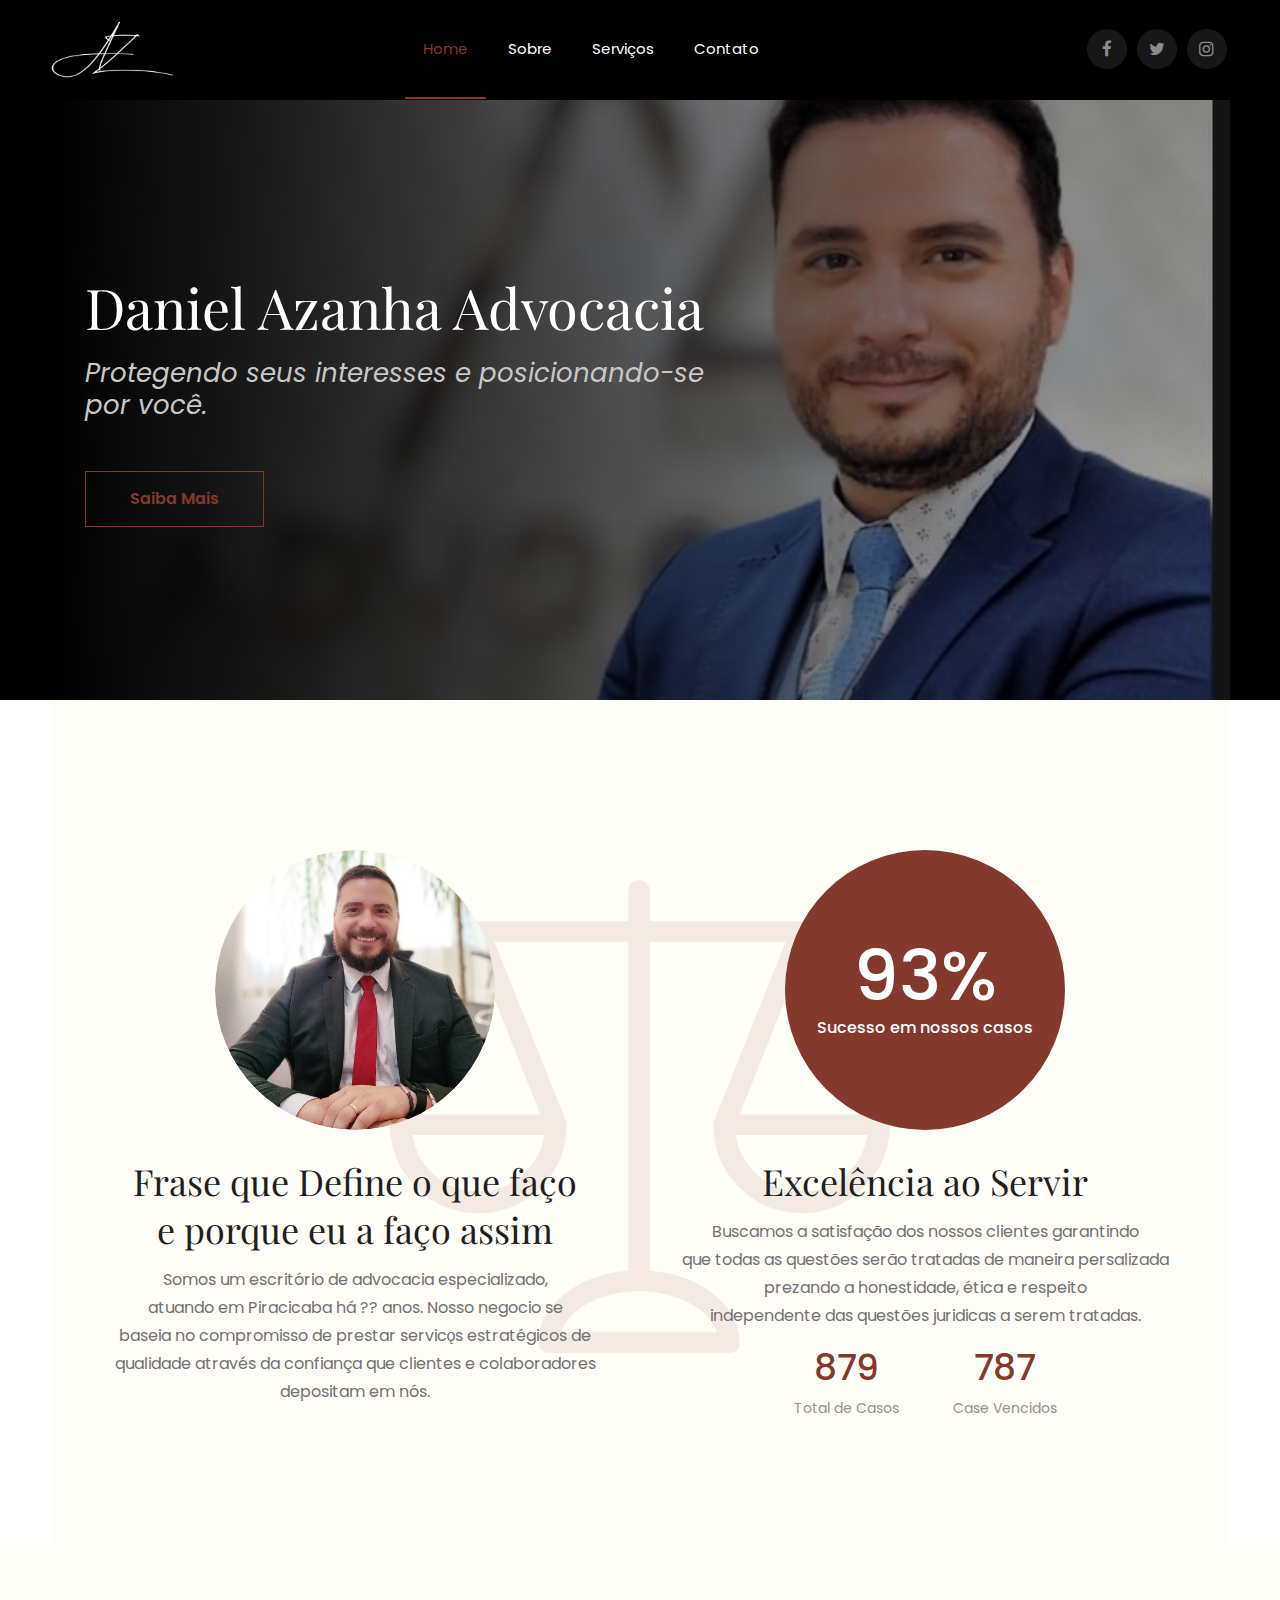
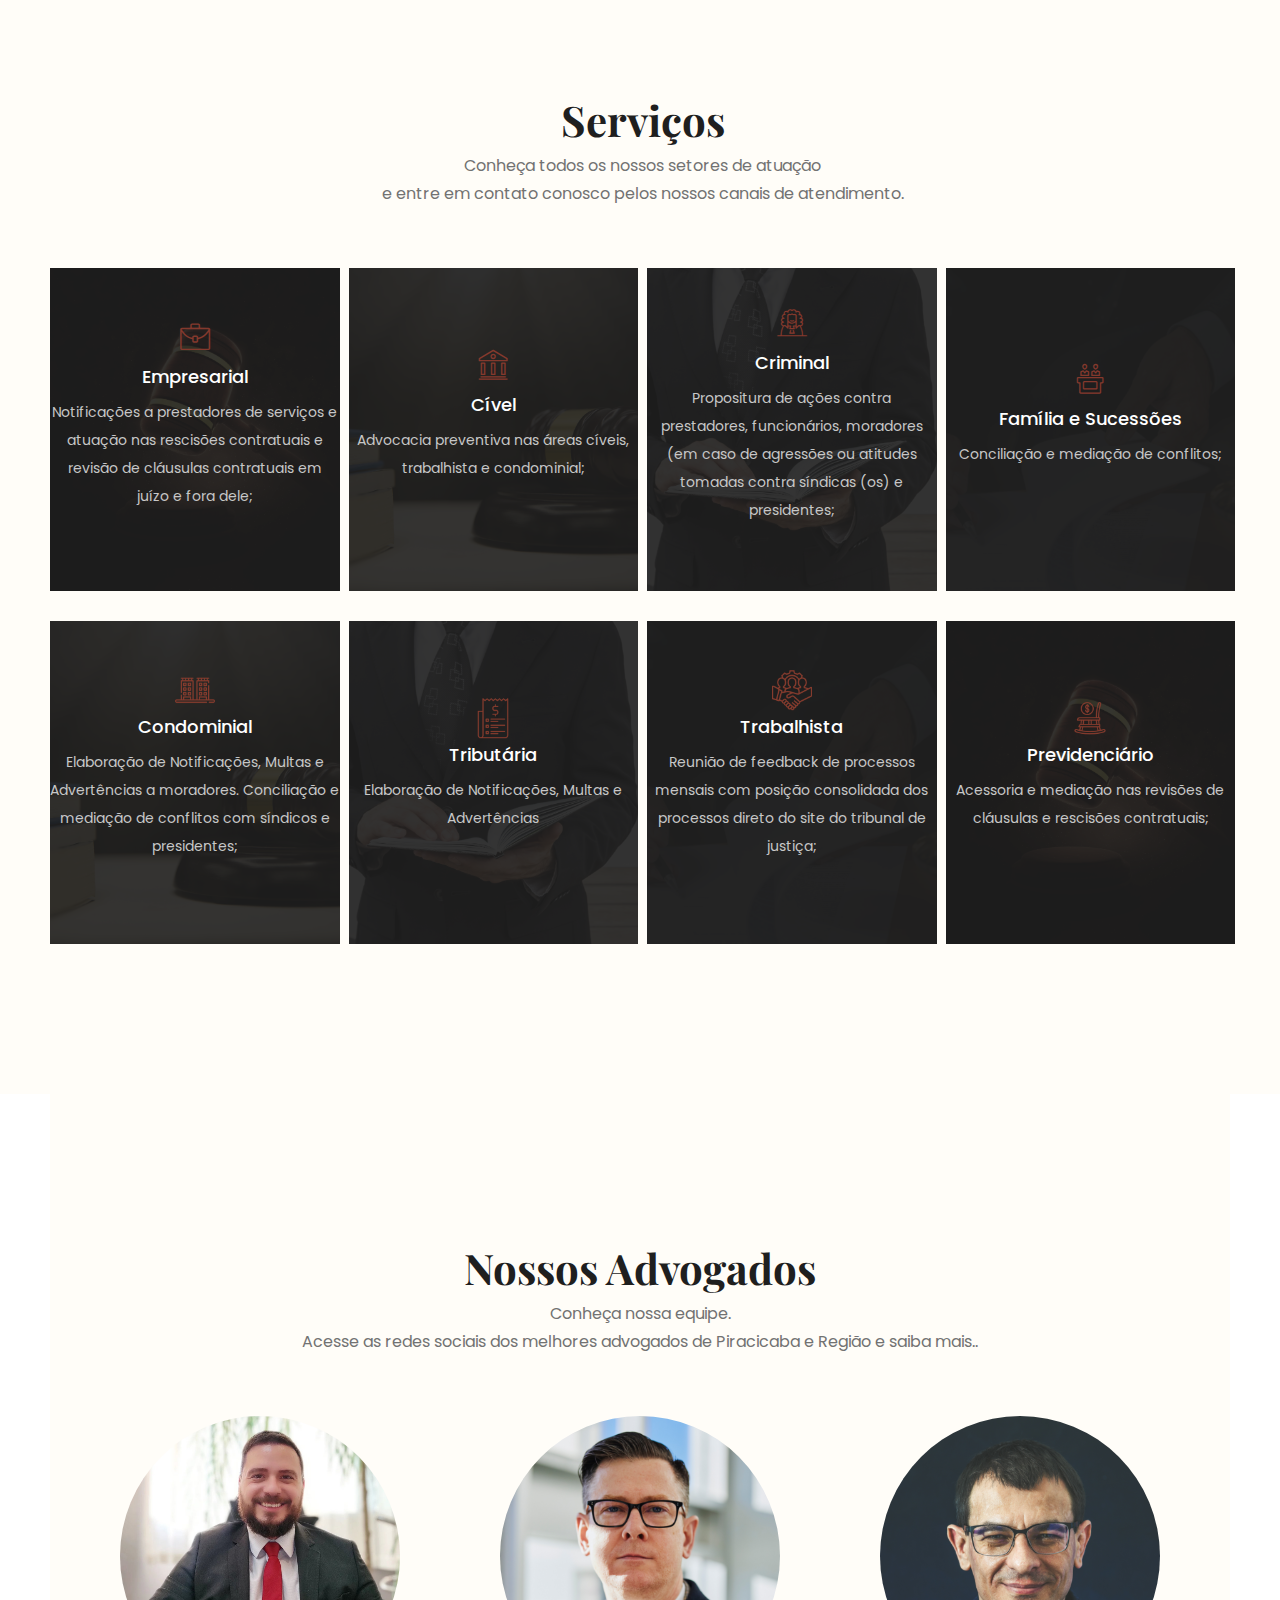
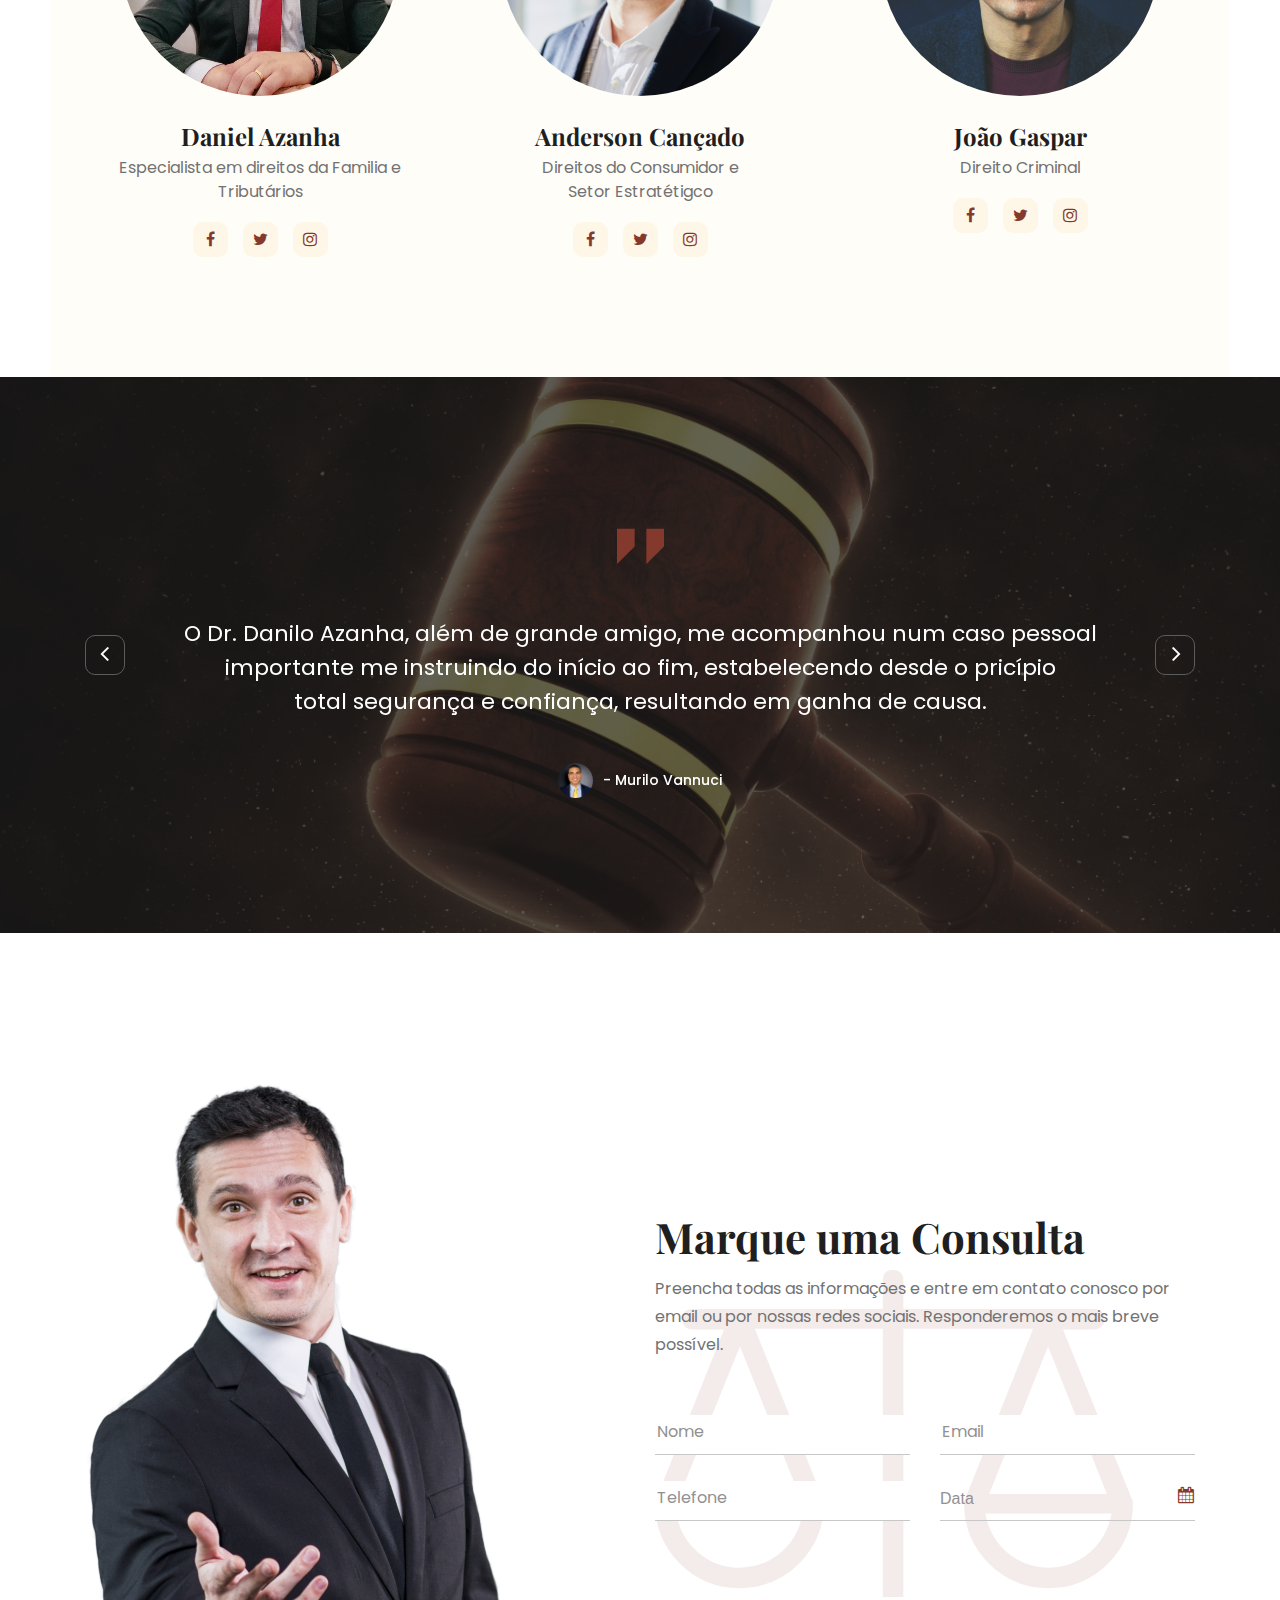
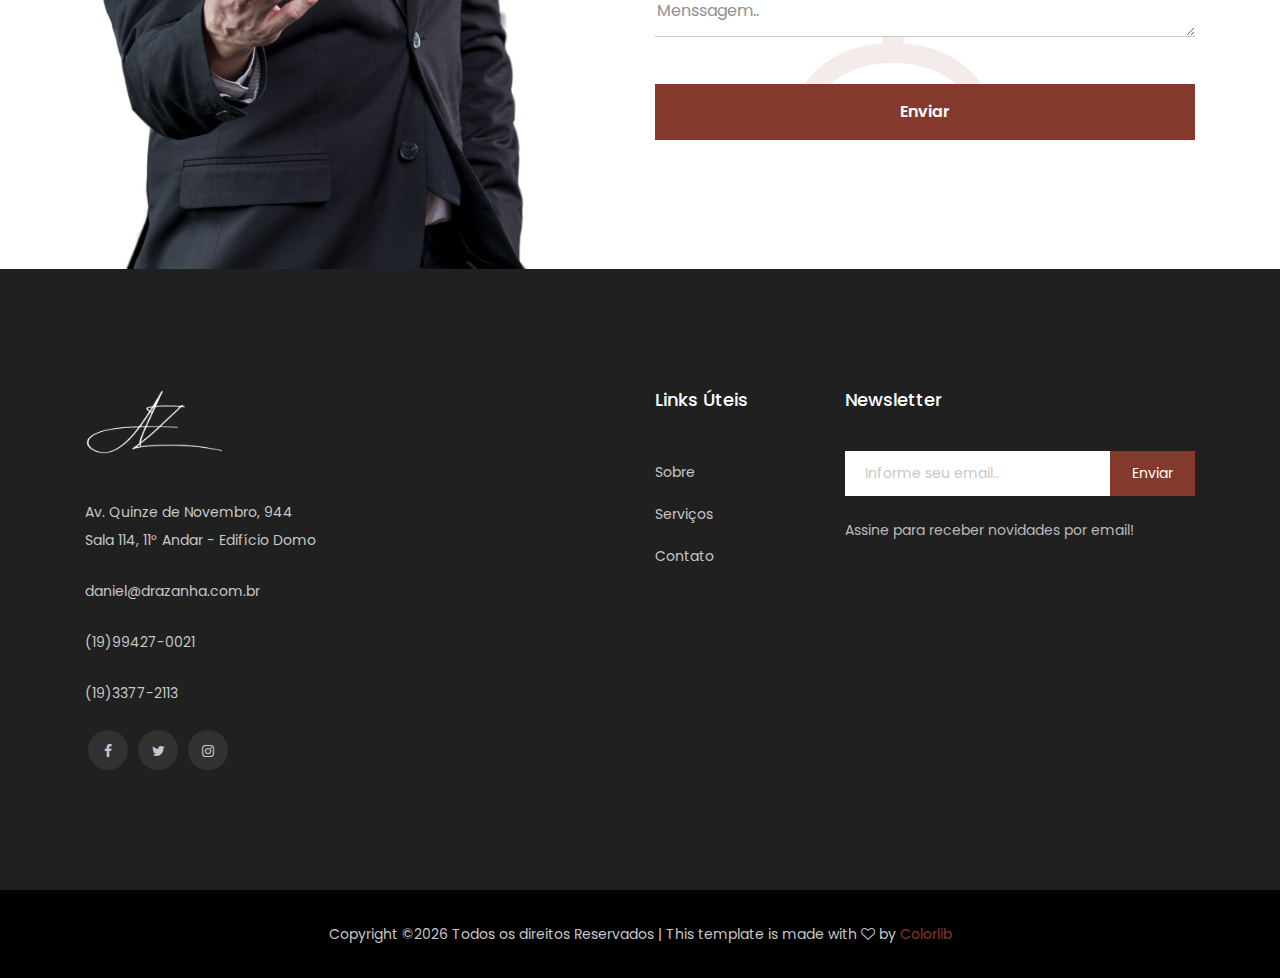
<file: azanha-advocacia/index.html>
<!doctype html>
<html class="no-js" lang="pt-br">

<head>
    <meta charset="utf-8">
    <meta http-equiv="x-ua-compatible" content="ie=edge">
    <title>Azanha, Cançado e Gaspar Sociedade de Advogados</title>
    <meta name="description" content="Advogado Imobiláario e Empresarial">
    <meta name="viewport" content="width=device-width, initial-scale=1">
    <meta name="keywords" content="Advogado, advogado condominial, advogado empresarial, advogado imobiliario, advogado trabalhista">

    <!-- <link rel="manifest" href="site.webmanifest"> -->
    <!-- <link rel="shortcut icon" type="image/x-icon" href="img/favicon.png"> -->
    <!-- Place favicon.ico in the root directory -->

    <!-- CSS here -->
    <link rel="stylesheet" href="css/bootstrap.min.css">
    <link rel="stylesheet" href="css/owl.carousel.min.css">
    <link rel="stylesheet" href="css/magnific-popup.css">
    <link rel="stylesheet" href="css/font-awesome.min.css">
    <link rel="stylesheet" href="css/themify-icons.css">
    <link rel="stylesheet" href="css/nice-select.css">
    <link rel="stylesheet" href="css/flaticon.css">
    <link rel="stylesheet" href="css/flaticon.css">
    <link rel="stylesheet" href="css/gijgo.css">
    <link rel="stylesheet" href="css/slicknav.css">
    <link rel="stylesheet" href="css/style.css">

    <link rel="shortcut icon" href="img/favicon-branco.png" type="image/favicon-branco.png">
    <!-- <link rel="stylesheet" href="css/responsive.css"> -->
</head>

<body>
    <!--[if lte IE 9]>
            <p class="browserupgrade">You are using an <strong>outdated</strong> browser. Please <a href="https://browsehappy.com/">upgrade your browser</a> to improve your experience and security.</p>
        <![endif]-->

    <!-- header-start -->
    <header>
        <div class="header-area ">
            <div id="sticky-header" class="main-header-area">
                <div class="container-fluid p-0">
                    <div class="row align-items-center justify-content-between no-gutters">
                        <div class="col-xl-2 col-lg-2">
                            <div class="logo-img">
                                <a href="index.html">
                                    <img class="logo-img" src="img/logo-transp.png" alt="Logotipo Daniel Azanha Advocacia">
                                </a>
                            </div>
                        </div>
                        <div class="col-xl-7 col-lg-8">
                            <div class="main-menu  d-none d-lg-block">
                                <nav>
                                    <ul id="navigation">
                                        <li><a class="active" href="index.html">home</a></li>
                                        <li><a href="about.html">Sobre</a></li>
                                        <li><a href="practice.html">Serviços</a></li>
                                        <!--
                                        <li><a href="#">blog <i class="ti-angle-down"></i></a>
                                            <ul class="submenu">
                                                <li><a href="blog.html">blog</a></li>
                                                <li><a href="single-blog.html">single-blog</a></li>
                                            </ul>
                                        </li>
                                        <li><a href="#">pages <i class="ti-angle-down"></i></a>
                                            <ul class="submenu">
                                                <li><a href="elements.html">elements</a></li>
                                            </ul>
                                        </li>
                                        -->
                                        <li><a href="contact.html">Contato</a></li>
                                    </ul>
                                </nav>
                            </div>
                        </div>
                        <div class="col-xl-3 col-lg-2 d-none d-lg-block">
                            <div class="social_media_links">
                                <ul>
                                    <li><a href="https://facebook.com/daniel.azanha" target="_blank"> <i class="fa fa-facebook"></i> </a></li>
                                    <li><a href="#"> <i class="fa fa-twitter"></i> </a></li>
                                    <li><a href="https://instagram.com/azanhaadvocacia/" target="_blank"> <i class="fa fa-instagram"></i> </a></li>
                                </ul>
                            </div>
                        </div>
                        <div class="col-12">
                            <div class="mobile_menu d-block d-lg-none"></div>
                        </div>
                    </div>
                </div>
            </div>
        </div>
    </header>
    <!-- header-end -->

    <!-- slider_area_start -->
    <div class="slider_area ">
        <div class="slider_area_inner slider_bg_1 d-flex align-items-center">
            <div class="container">
                <div class="row">
                    <div class="col-xl-7">
                        <div class="single_slider">
                            <div class="slider_text">
                                <h3>Daniel Azanha Advocacia</h3>
                                <p>Protegendo seus interesses e posicionando-se por você.</p>
                                <a href="#" class="boxed-btn4 ">Saiba Mais</a>
                            </div>
                        </div>
                    </div>
                </div>
            </div>
        </div>
    </div>
    <!-- slider_area_end -->

    <!-- about_area _start  -->
    <div class="about_area">
        <div class="opacity_icon d-none d-lg-block">
            <i class="flaticon-balance for-flaticon-balance-in-contact-form"></i>
        </div>
        <div class="container">
            <div class="row">
                <div class="col-xl-6 col-md-6">
                    <div class="single_about_info text-center">
                        <div class="about_thumb">
                            <img src="img/about.jpg" alt="Sobre Daniel Azanha" class="about-img">
                        </div>
                        <h3>Frase que Define o que faço <br>
                            e porque eu a faço assim</h3>
                        <p>Somos um escritório de advocacia especializado, <br> atuando em Piracicaba há ?? anos. 
                            Nosso negocio se <br> baseia no compromisso de prestar servicǫs estratégicos de <br> qualidade através da confiança que clientes e colaboradores <br> depositam em nós. </p>
                        <!--
                        <div class="signature">
                            <img src="img/about/signature.png" alt="">
                        </div>
                        -->
                    </div>
                </div>
                <div class="col-xl-6 col-md-6">
                    <div class="single_about_info text-center">
                        <div class="about_thumb">
                            <div class="image_hover">
                                <div class="hover_inner">
                                    <h2>93%</h2>
                                    <span>Sucesso em nossos casos</span>
                                </div>
                            </div>
                        </div>
                        <h3>Excelência ao Servir</h3>
                        <p>Buscamos a satisfação dos nossos clientes garantindo <br> que todas as questões serão tratadas de maneira persalizada <br> prezando a honestidade, ética e respeito <br> independente das questões juridicas a serem tratadas. </p>
                        <div class="total_cases">
                            <div class="single_cases">
                                <h4>879</h4>
                                <p>Total de Casos</p>
                            </div>
                            <div class="single_cases">
                                <h4>787</h4>
                                <p>Case Vencidos</p>
                            </div>
                        </div>
                    </div>
                </div>
            </div>
        </div>
    </div>
    <!-- about_area _end -->

    <!-- practice_area_start -->
    <div class="practice_area">
        <div class="container-fluid p-0">
            <div class="row">
                <div class="col-xl-12">
                    <div class="section_title text-center mb-60">
                        <h3>Serviços</h3>
                        <p>Conheça todos os nossos setores de atuação <br> e entre em contato conosco pelos nossos canais de atendimento.</p>
                    </div>
                </div>
            </div>
            <div class="row no-gutters">
                <div class="col-xl-3 col-md-6">
                    <div class="single_practice">
                        <div class="practice_image">
                            <img src="img/practice/1.png" alt="">
                        </div>
                        <div class="practice_hover text-center">
                            <div class="hover_inner">
                                <i class="flaticon-case"></i>
                                <h3>Empresarial</h3>
                                <p>Notificações a prestadores de serviços e <br> atuação nas rescisões contratuais e revisão de cláusulas contratuais em juízo e fora dele;</p>
                                <a href="contact.html" class="lern_more">Saiba Mais</a>
                            </div>
                        </div>
                    </div>
                </div>
                <div class="col-xl-3 col-md-6">
                    <div class="single_practice">
                        <div class="practice_image">
                            <img src="img/practice/2.png" alt="">
                        </div>
                        <div class="practice_hover text-center">
                            <div class="hover_inner">
                                <i class="flaticon-courthouse"></i>
                                <h3>Cível</h3>
                                <p>Advocacia preventiva nas áreas cíveis, <br> trabalhista e condominial;</p>
                                    <a href="contact.html" class="lern_more">Saiba Mais</a>
                            </div>
                        </div>
                    </div>
                </div>
                <div class="col-xl-3 col-md-6">
                    <div class="single_practice">
                        <div class="practice_image">
                            <img src="img/practice/3.png" alt="">
                        </div>
                        <div class="practice_hover text-center">
                            <div class="hover_inner">
                                <i class="flaticon-judge"></i>
                                <h3>Criminal</h3>
                                <p>Propositura de ações contra prestadores, <br> funcionários, moradores (em caso de <br> agressões ou atitudes tomadas contra <br> síndicas (os) e presidentes;</p>
                                    <a href="contact.html" class="lern_more">Saiba Mais</a>
                            </div>
                        </div>
                    </div>
                </div>
                <div class="col-xl-3 col-md-6">
                    <div class="single_practice">
                        <div class="practice_image">
                            <img src="img/practice/4.png" alt="">
                        </div>
                        <div class="practice_hover text-center">
                            <div class="hover_inner">
                                <i class="flaticon-jury"></i>
                                <h3>Família e Sucessões</h3>
                                <p>Conciliação e mediação de conflitos;</p>
                                    <a href="contact.html" class="lern_more">Saiba Mais</a>
                            </div>
                        </div>
                    </div>
                </div>                
            </div>
            <div class="row no-gutters">
                <div class="col-xl-3 col-md-6">
                    <div class="single_practice">
                        <div class="practice_image">
                            <img src="img/practice/2.png" alt="">
                        </div>
                        <div class="practice_hover text-center">
                            <div class="hover_inner">
                                <img src="img/apartment.png" alt="Icone Condominio" class="flat-icon">
                                <h3>Condominial</h3>
                                <p>Elaboração de Notificações, Multas e <br> Advertências a moradores. <br>
                                    Conciliação e mediação de conflitos <br> com síndicos e presidentes;</p>
                                    <a href="contact.html" class="lern_more">Saiba Mais</a>
                            </div>
                        </div>
                    </div>
                </div>
                <div class="col-xl-3 col-md-6">
                    <div class="single_practice">
                        <div class="practice_image">
                            <img src="img/practice/3.png" alt="">
                        </div>
                        <div class="practice_hover text-center">
                            <div class="hover_inner">
                                <img src="img/invoice.png" alt="Icone Tributário" class="flat-icon">
                                <h3>Tributária</h3>
                                <p>Elaboração de Notificações, Multas e <br> Advertências</p>
                                    <a href="contact.html" class="lern_more">Saiba Mais</a>
                            </div>
                        </div>
                    </div>
                </div>
                <div class="col-xl-3 col-md-6">
                    <div class="single_practice">
                        <div class="practice_image">
                            <img src="img/practice/4.png" alt="">
                        </div>
                        <div class="practice_hover text-center">
                            <div class="hover_inner">
                                <img src="img/team.png" alt="Icone Trabalhista" class="flat-icon">
                                <h3>Trabalhista</h3>
                                <p>Reunião de feedback de processos mensais <br> com posição consolidada dos processos <br> direto do site do tribunal de justiça;</p>
                                    <a href="contact.html" class="lern_more">Saiba Mais</a>
                            </div>
                        </div>
                    </div>
                </div>
                <div class="col-xl-3 col-md-6">
                    <div class="single_practice">
                        <div class="practice_image">
                            <img src="img/practice/1.png" alt="">
                        </div>
                        <div class="practice_hover text-center">
                            <div class="hover_inner">
                                <img src="img/pension.png" alt="Icone Previdenciário" class="flat-icon">
                                <h3>Previdenciário</h3>
                                <p>Acessoria e mediação nas revisões de cláusulas <br> e rescisões contratuais;</p>
                                    <a href="contact.html" class="lern_more">Saiba Mais</a>
                            </div>
                        </div>
                    </div>
                </div>
            </div>
        </div>
    </div>    
    <!-- practice_area_end -->

    <!-- our_loyers-start  -->
    <div class="our_loyers">
        <div class="container">
                <div class="row">
                        <div class="col-xl-12">
                            <div class="section_title text-center mb-60">
                                <h3>Nossos Advogados</h3>
                                <p>Conheça nossa equipe. 
                                    <br> Acesse as redes sociais dos melhores advogados de Piracicaba e Região e saiba mais..</p>
                            </div>
                        </div>
                    </div>
            <div class="row">
                <div class="col-xl-4 col-md-6 col-lg-4">
                    <div class="single_loyers text-center">
                        <div class="thumb">
                            <img class="about-img" src="img/about.jpg" alt="Foto Daniel Azanha">
                        </div>
                        <h3>Daniel Azanha</h3>
                        <span>Especialista em direitos da Familia e Tributários</span>
                        <div class="social_links">
                            <ul>
                                <li><a href="https://facebook.com/daniel.azanha" target="_blank"> <i class="fa fa-facebook"></i> </a></li>
                                <li><a href="#"> <i class="fa fa-twitter"></i> </a></li>
                                <li><a href="https://instagram.com/azanhaadvocacia/" target="_blank"> <i class="fa fa-instagram"></i> </a></li>
                            </ul>
                        </div>
                    </div>
                </div>
                <div class="col-xl-4 col-md-6 col-lg-4">
                    <div class="single_loyers text-center">
                        <div class="thumb">
                            <img src="img/lawyers/2.png" alt="">
                        </div>
                        <h3>Anderson Cançado</h3>
                        <span>Direitos do Consumidor e <br> Setor Estratétigco</span>
                        <div class="social_links">
                            <ul>
                                <li><a href="#"> <i class="fa fa-facebook"></i> </a></li>
                                <li><a href="#"> <i class="fa fa-twitter"></i> </a></li>
                                <li><a href="#"> <i class="fa fa-instagram"></i> </a></li>
                            </ul>
                        </div>
                    </div>
                </div>
                <div class="col-xl-4 col-md-6 col-lg-4">
                    <div class="single_loyers text-center">
                        <div class="thumb">
                            <img src="img/lawyers/3.png" alt="">
                        </div>
                        <h3>João Gaspar</h3>
                        <span>Direito Criminal</span>
                        <div class="social_links">
                            <ul>
                                <li><a href="#"> <i class="fa fa-facebook"></i> </a></li>
                                <li><a href="#"> <i class="fa fa-twitter"></i> </a></li>
                                <li><a href="#"> <i class="fa fa-instagram"></i> </a></li>
                            </ul>
                        </div>
                    </div>
                </div>
            </div>
        </div>
    </div>
    <!-- our_loyers-end  -->

    <!-- testmonial_area_start  -->
    <div class="testmonial_area testmonial_bg_1 overlay2">
        <div class="container">
            <div class="row">
                <div class="col-xl-12">
                    <div class="testmonial_active owl-carousel">
                        <div class="single_testmonial text-center">
                            <i class="flaticon-straight-quotes"></i>
                            <p>O Dr. Danilo Azanha, além de grande amigo, me acompanhou num caso pessoal<br> importante  me instruindo do início ao fim, estabelecendo desde o pricípio <br> total segurança e confiança, resultando em ganha de causa. </p>
                            <div class="author_info d-flex justify-content-center align-items-center">
                                <div class="thumb">
                                    <img src="img/testmonial/smaill_thumb.png" alt="">
                                </div>
                                <span>- Murilo Vannuci</span>
                            </div>
                        </div>
                        <div class="single_testmonial text-center">
                            <i class="flaticon-straight-quotes"></i>
                            <p>O Dr. Danilo Azanha, além de grande amigo, me acompanhou num caso pessoal<br> importante  me instruindo do início ao fim, estabelecendo desde o pricípio <br> total segurança e confiança, resultando em ganha de causa. </p>
                            <div class="author_info d-flex justify-content-center align-items-center">
                                <div class="thumb">
                                    <img src="img/testmonial/smaill_thumb.png" alt="">
                                </div>
                                <span>- Murilo Vannuci</span>
                            </div>
                        </div>
                        <div class="single_testmonial text-center">
                            <i class="flaticon-straight-quotes"></i>
                            <p>O Dr. Danilo Azanha, além de grande amigo, me acompanhou num caso pessoal<br> importante  me instruindo do início ao fim, estabelecendo desde o pricípio <br> total segurança e confiança, resultando em ganha de causa. </p>
                            <div class="author_info d-flex justify-content-center align-items-center">
                                <div class="thumb">
                                    <img src="img/testmonial/smaill_thumb.png" alt="">
                                </div>
                                <span>- Murilo Vannuci</span>
                            </div>
                        </div>
                    </div>
                </div>
            </div>
        </div>
    </div>
    <!-- testmonial_area_end  -->

    <div class="appointment_area">
        <div class="container">
            <div class="row align-items-center">
                <div class="col-xl-5 col-md-6 col-lg-6">
                    <div class="appiontment_thumb d-none d-lg-block">
                        <img src="img/appointment/1.png" alt="">
                    </div>
                </div>
                <div class="col-xl-6 offset-xl-1 col-md-6 col-md-12 col-lg-6">
                    <div class="appointment_info">
                        <div class="opacity_icon d-none d-lg-block">
                            <i class="flaticon-balance for-flaticon-balance-in-contact-form"></i>
                        </div>
                        <h3>Marque uma Consulta</h3>
                        <p>Preencha todas as informações e entre em contato conosco por email ou por nossas redes sociais. Responderemos o mais breve possível.</p>
                        <form action="#">
                                <div class="row">
                                    <div class="col-xl-6 col-md-6">
                                            <input type="text" placeholder="Nome">
                                    </div>
                                    <div class="col-xl-6 col-md-6">
                                            <input type="email" placeholder="Email">
                                    </div>
                                    <div class="col-xl-6 col-md-6">
                                            <input type="text" placeholder="Telefone">
                                    </div>
                                    <div class="col-xl-6 col-md-6">
                                        <input id="datepicker" placeholder="Data">
                                    </div>
                                    <div class="col-xl-12">
                                        <textarea placeholder="Menssagem.." ></textarea>
                                    </div>
                                    <div class="col-xl-12">
                                        <div class="appoinment_button">
                                            <button class="boxed-btn5 " type="submit" >Enviar</button>
                                        </div>
                                    </div>
                                </div>
        
                            </form>
                    </div>

                </div>
            </div>
        </div>
    </div>

    <!-- footer_start -->
    <footer class="footer">
        <div class="footer_top">
            <div class="container">
                <div class="row">
                    <div class="col-xl-4 col-md-6 col-lg-3">
                        <div class="footer_widget">
                            <div class="footer_logo">
                                <a href="index.html">
                                    <img class="logo-footer" src="img/logo-transp.png" alt="Logotipo">
                                </a>
                            </div>
                            <p class="footer_text">Av. Quinze de Novembro, 944 <br>
                                Sala 114, 11° Andar - Edifício Domo <br> </p>
                            <p class="footer_text" href="#">daniel@drazanha.com.br</p>
                            <p class="footer_text">(19)99427-0021</p>
                            <p class="footer_text">(19)3377-2113</p>
                            <div class="socail_links">
                                <ul>
                                    <li>
                                        <a href="https://facebook.com/daniel.azanha" target="_blank">
                                            <i class="fa fa-facebook"></i>
                                        </a>
                                    </li>
                                    <li>
                                        <a href="#">
                                            <i class="fa fa-twitter"></i>
                                        </a>
                                    </li>
                                    <li>
                                        <a href="https://instagram.com/azanhaadvocacia/" target="_blank">
                                            <i class="fa fa-instagram"></i>
                                        </a>
                                    </li>
                                </ul>
                            </div>
                        </div>
                    </div>
                    
                    <div class="col-xl-2 col-md-6 col-lg-2" style="visibility:hidden">
                        <div class="footer_widget">
                            <h3 class="footer_title">
                                    Practice Area
                            </h3>
                            <ul>
                                <li><a href="#">Business law
                                    </a></li>
                                <li><a href="#">Finance law</a></li>
                                <li><a href="#">Education law</a></li>
                                <li><a href="#">Family law</a></li>
                            </ul>
                        </div>
                    </div>
                    
                    <div class="col-xl-2 col-md-6 col-lg-2">
                        <div class="footer_widget">
                            <h3 class="footer_title">
                                    Links Úteis
                            </h3>
                            <ul>
                                <li><a href="about.html">Sobre</a></li>
                                <li><a href="practice.html">Serviços</a></li>
                                <li><a href="contact.html">Contato</a></li>
                            </ul>
                        </div>
                    </div>
                    <div class="col-xl-4 col-md-6 col-lg-4">
                        <div class="footer_widget">
                            <h3 class="footer_title">
                                    Newsletter
                            </h3>
                            <form action="#" class="newsletter_form">
                                <input type="text" placeholder="Informe seu email..">
                                <button type="submit">Enviar</button>
                            </form>
                            <p class="newsletter_text">Assine para receber novidades por email!</p>
                        </div>
                    </div>
                </div>
            </div>
        </div>
        <div class="copy-right_text">
            <div class="container">
                <div class="footer_border"></div>
                <div class="row">
                    <div class="col-xl-12">
                        <p class="copy_right text-center">
                            <!-- Link back to Colorlib can't be removed. Template is licensed under CC BY 3.0. -->
Copyright &copy;<script>document.write(new Date().getFullYear());</script> Todos os direitos Reservados | This template is made with <i class="fa fa-heart-o" aria-hidden="true"></i> by <a href="https://colorlib.com" target="_blank">Colorlib</a>
<!-- Link back to Colorlib can't be removed. Template is licensed under CC BY 3.0. -->
                        </p>
                    </div>
                </div>
            </div>
        </div>
    </footer>
    <!-- footer_end -->


    <!-- JS here -->
    <script src="js/vendor/modernizr-3.5.0.min.js"></script>
    <script src="js/vendor/jquery-1.12.4.min.js"></script>
    <script src="js/popper.min.js"></script>
    <script src="js/bootstrap.min.js"></script>
    <script src="js/owl.carousel.min.js"></script>
    <script src="js/isotope.pkgd.min.js"></script>
    <script src="js/ajax-form.js"></script>
    <script src="js/waypoints.min.js"></script>
    <script src="js/jquery.counterup.min.js"></script>
    <script src="js/imagesloaded.pkgd.min.js"></script>
    <script src="js/scrollIt.js"></script>
    <script src="js/jquery.scrollUp.min.js"></script>
    <script src="js/wow.min.js"></script>
    <script src="js/nice-select.min.js"></script>
    <script src="js/gijgo.min.js"></script>
    <script src="js/jquery.slicknav.min.js"></script>
    <script src="js/jquery.magnific-popup.min.js"></script>
    <script src="js/plugins.js"></script>

    <!--contact js-->
    <script src="js/contact.js"></script>
    <script src="js/jquery.ajaxchimp.min.js"></script>
    <script src="js/jquery.form.js"></script>
    <script src="js/jquery.validate.min.js"></script>
    <script src="js/mail-script.js"></script>

    <script src="js/main.js"></script>

    <script>
            $('#datepicker').datepicker({
                iconsLibrary: 'fontawesome',
                // disableDaysOfWeek: [0, 0],
            //     icons: {
            //      rightIcon: '<span class="fa fa-caret-down"></span>'
            //  }
            });
            $('#datepicker2').datepicker({
                iconsLibrary: 'fontawesome',
                icons: {
                 rightIcon: '<span class="fa fa-caret-down"></span>'
             }
    
            });
            var timepicker = $('#timepicker').timepicker({
             format: 'HH.MM'
         });
        </script>
</body>

</html>
</file>
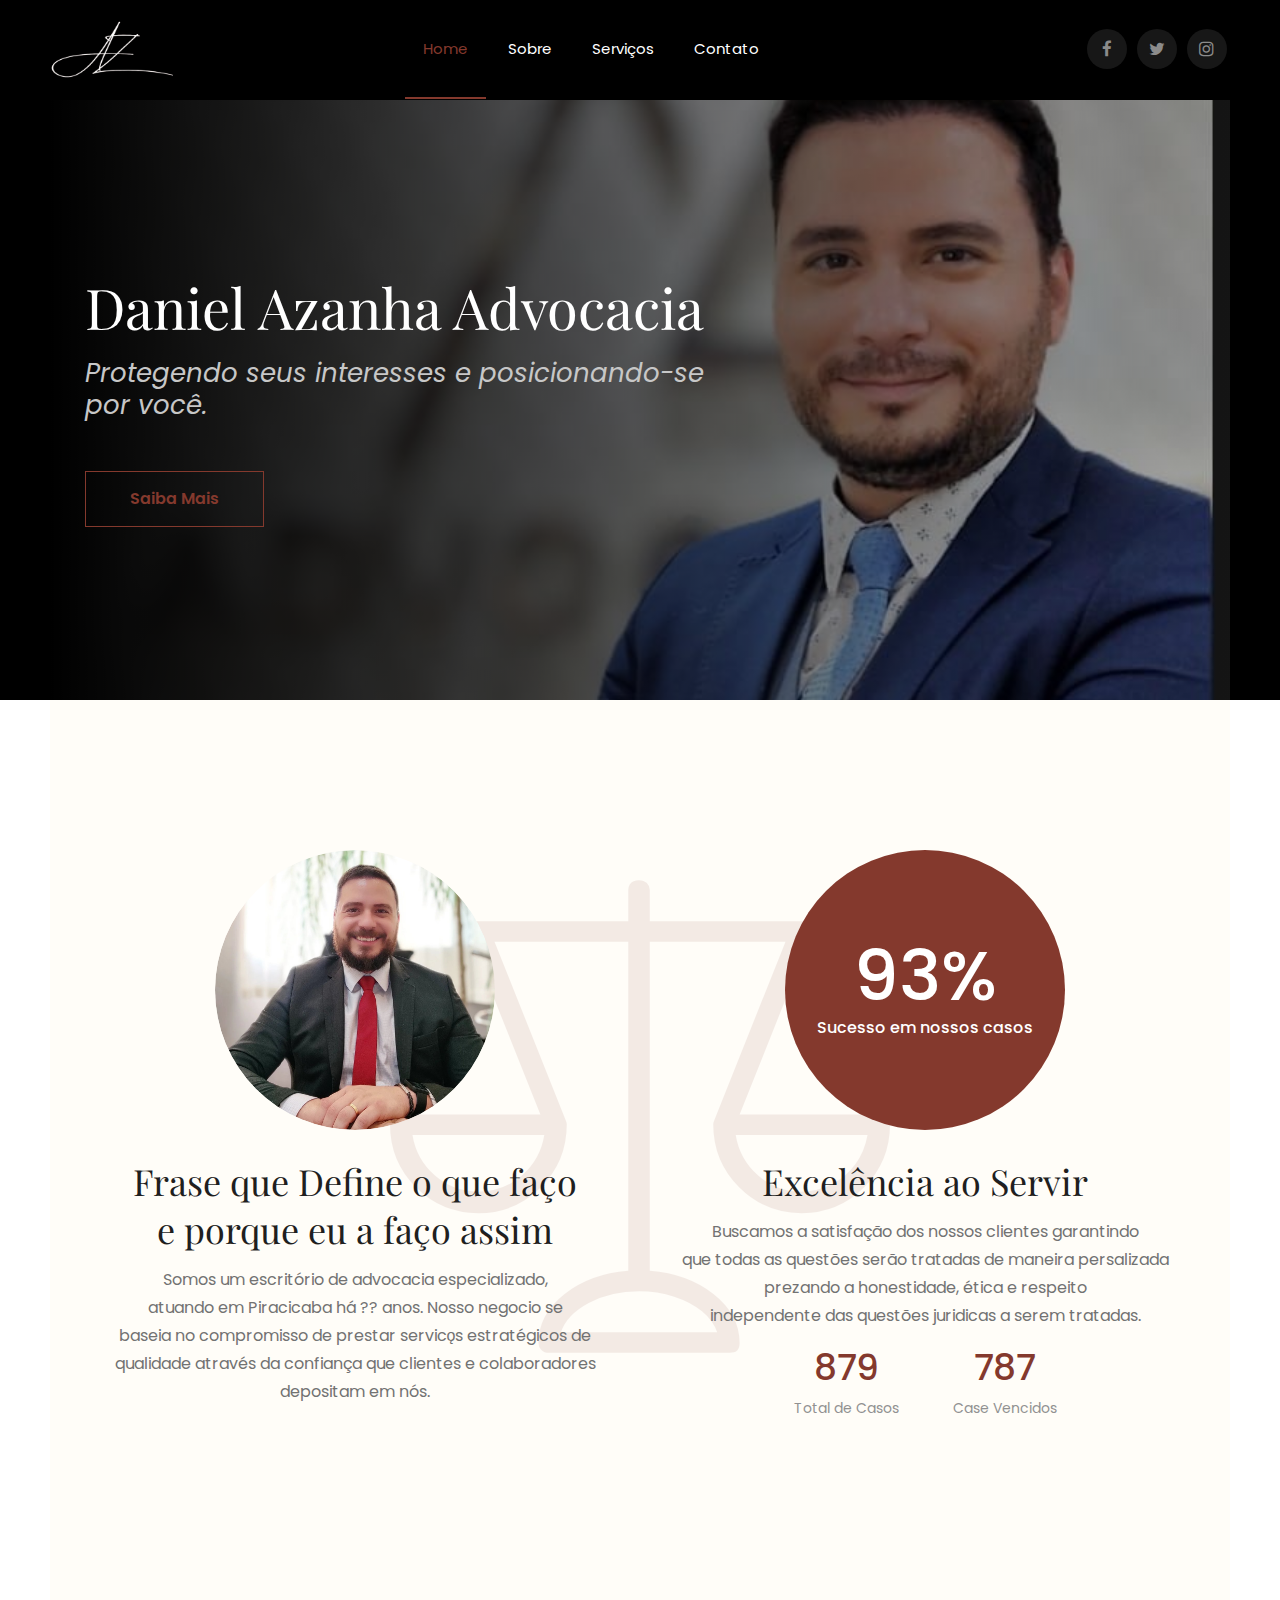
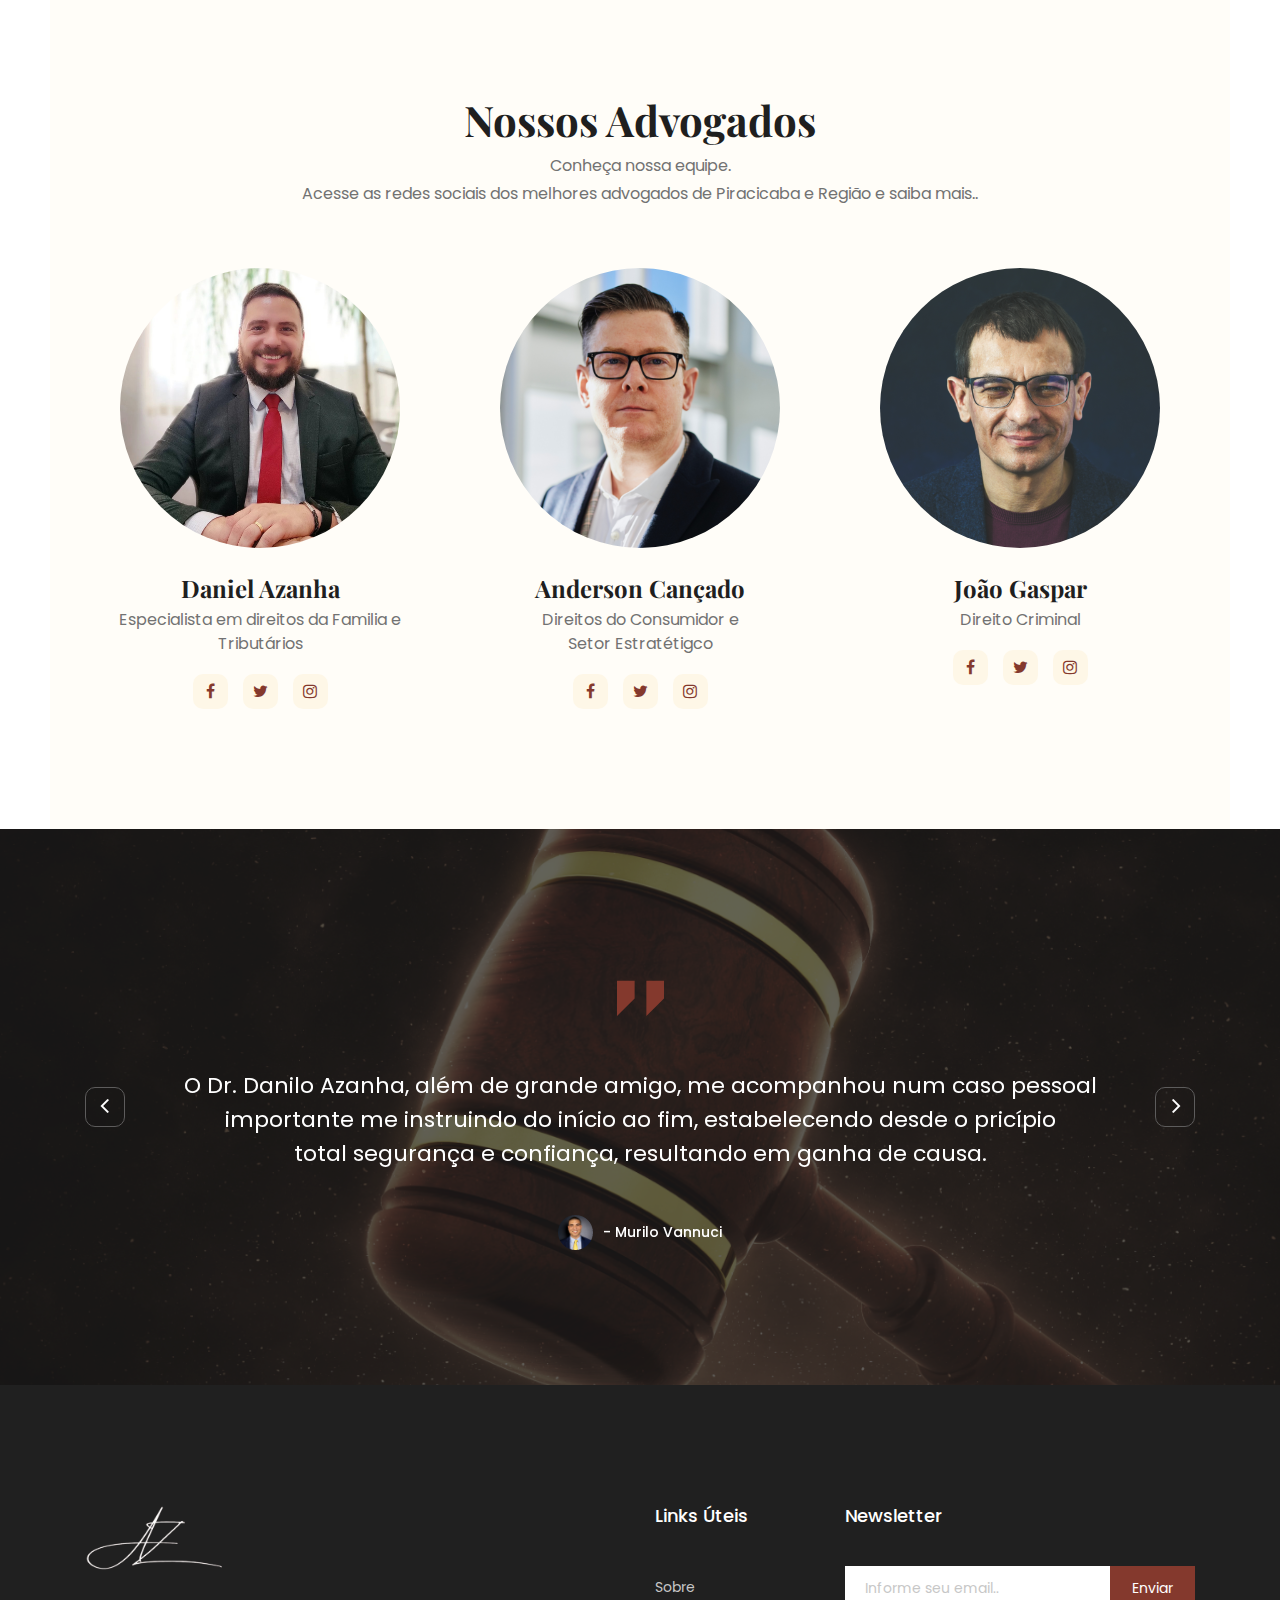
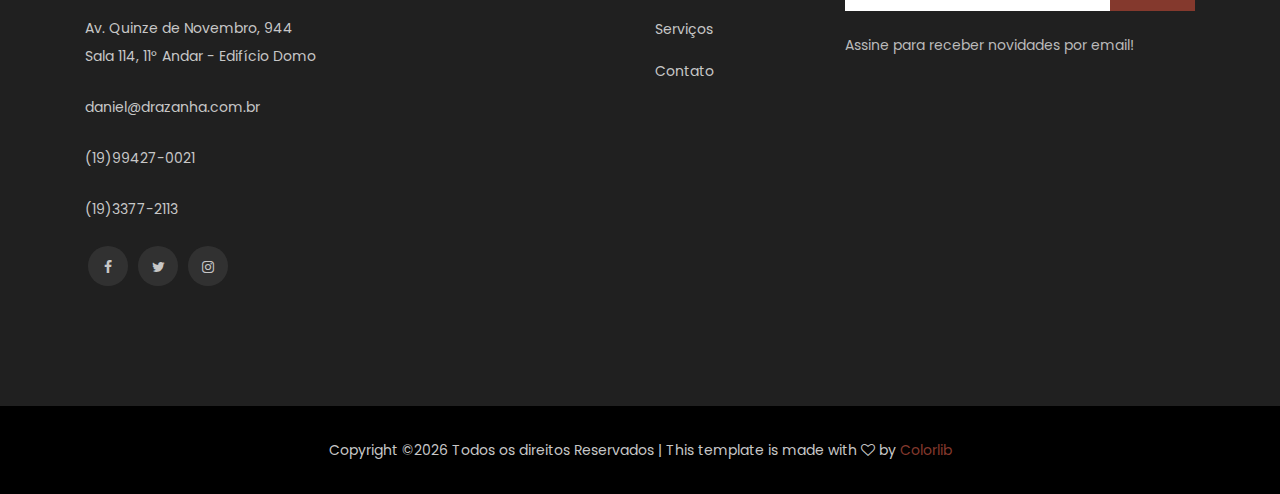
<file: azanha-advocacia/about.html>
<!doctype html>
<html class="no-js" lang="pt-br">

<head>
    <meta charset="utf-8">
    <meta http-equiv="x-ua-compatible" content="ie=edge">
    <title>Azanha, Cançado e Gaspar Sociedade de Advogados</title>
    <meta name="description" content="Advogado Imobiláario e Empresarial">
    <meta name="viewport" content="width=device-width, initial-scale=1">
    <meta name="keywords" content="Advogado, advogado condominial, advogado empresarial, advogado imobiliario, advogado trabalhista">

    <!-- <link rel="manifest" href="site.webmanifest"> -->
    <!-- <link rel="shortcut icon" type="image/x-icon" href="img/favicon.png"> -->
    <!-- Place favicon.ico in the root directory -->

    <!-- CSS here -->
    <link rel="stylesheet" href="css/bootstrap.min.css">
    <link rel="stylesheet" href="css/owl.carousel.min.css">
    <link rel="stylesheet" href="css/magnific-popup.css">
    <link rel="stylesheet" href="css/font-awesome.min.css">
    <link rel="stylesheet" href="css/themify-icons.css">
    <link rel="stylesheet" href="css/nice-select.css">
    <link rel="stylesheet" href="css/flaticon.css">
    <link rel="stylesheet" href="css/flaticon.css">
    <link rel="stylesheet" href="css/gijgo.css">
    <link rel="stylesheet" href="css/slicknav.css">
    <link rel="stylesheet" href="css/style.css">
    <!-- <link rel="stylesheet" href="css/responsive.css"> -->
    <link rel="shortcut icon" href="img/favicon-branco.png" type="image/favicon-branco.png">
</head>

<body>
    <!--[if lte IE 9]>
            <p class="browserupgrade">You are using an <strong>outdated</strong> browser. Please <a href="https://browsehappy.com/">upgrade your browser</a> to improve your experience and security.</p>
        <![endif]-->

    <!-- header-start -->
    <header>
        <div class="header-area ">
            <div id="sticky-header" class="main-header-area">
                <div class="container-fluid p-0">
                    <div class="row align-items-center justify-content-between no-gutters">
                        <div class="col-xl-2 col-lg-2">
                            <div class="logo-img">
                                <a href="index.html">
                                    <img class="logo-img" src="img/logo-transp.png" alt="Logotipo Daniel Azanha Advocacia">
                                </a>
                            </div>
                        </div>
                        <div class="col-xl-7 col-lg-8">
                            <div class="main-menu  d-none d-lg-block">
                                <nav>
                                    <ul id="navigation">
                                        <li><a class="active" href="index.html">home</a></li>
                                        <li><a href="about.html">Sobre</a></li>
                                        <li><a href="practice.html">Serviços</a></li>
                                        <!--
                                        <li><a href="#">blog <i class="ti-angle-down"></i></a>
                                            <ul class="submenu">
                                                <li><a href="blog.html">blog</a></li>
                                                <li><a href="single-blog.html">single-blog</a></li>
                                            </ul>
                                        </li>
                                        <li><a href="#">pages <i class="ti-angle-down"></i></a>
                                            <ul class="submenu">
                                                <li><a href="elements.html">elements</a></li>
                                            </ul>
                                        </li>
                                        -->
                                        <li><a href="contact.html">Contato</a></li>
                                    </ul>
                                </nav>
                            </div>
                        </div>
                        <div class="col-xl-3 col-lg-2 d-none d-lg-block">
                            <div class="social_media_links">
                                <ul>
                                    <li><a href="https://facebook.com/daniel.azanha" target="_blank"> <i class="fa fa-facebook"></i> </a></li>
                                    <li><a href="#"> <i class="fa fa-twitter"></i> </a></li>
                                    <li><a href="https://instagram.com/azanhaadvocacia/" target="_blank"> <i class="fa fa-instagram"></i> </a></li>
                                </ul>
                            </div>
                        </div>
                        <div class="col-12">
                            <div class="mobile_menu d-block d-lg-none"></div>
                        </div>
                    </div>
                </div>
            </div>
        </div>
    </header>
    <!-- header-end -->

    <!-- slider_area_start -->
    <div class="slider_area ">
        <div class="slider_area_inner slider_bg_1 d-flex align-items-center">
            <div class="container">
                <div class="row">
                    <div class="col-xl-7">
                        <div class="single_slider">
                            <div class="slider_text">
                                <h3>Daniel Azanha Advocacia</h3>
                                <p>Protegendo seus interesses e posicionando-se por você.</p>
                                <a href="#" class="boxed-btn4 ">Saiba Mais</a>
                            </div>
                        </div>
                    </div>
                </div>
            </div>
        </div>
    </div>
    <!-- slider_area_end -->

    <!-- about_area _start  -->
    <div class="about_area">
        <div class="opacity_icon d-none d-lg-block">
            <i class="flaticon-balance for-flaticon-balance-in-contact-form"></i>
        </div>
        <div class="container">
            <div class="row">
                <div class="col-xl-6 col-md-6">
                    <div class="single_about_info text-center">
                        <div class="about_thumb">
                            <img src="img/about.jpg" alt="Sobre Daniel Azanha" class="about-img">
                        </div>
                        <h3>Frase que Define o que faço <br>
                            e porque eu a faço assim</h3>
                        <p>Somos um escritório de advocacia especializado, <br> atuando em Piracicaba há ?? anos. 
                            Nosso negocio se <br> baseia no compromisso de prestar servicǫs estratégicos de <br> qualidade através da confiança que clientes e colaboradores <br> depositam em nós. </p>
                        <!--
                        <div class="signature">
                            <img src="img/about/signature.png" alt="">
                        </div>
                        -->
                    </div>
                </div>
                <div class="col-xl-6 col-md-6">
                    <div class="single_about_info text-center">
                        <div class="about_thumb">
                            <div class="image_hover">
                                <div class="hover_inner">
                                    <h2>93%</h2>
                                    <span>Sucesso em nossos casos</span>
                                </div>
                            </div>
                        </div>
                        <h3>Excelência ao Servir</h3>
                        <p>Buscamos a satisfação dos nossos clientes garantindo <br> que todas as questões serão tratadas de maneira persalizada <br> prezando a honestidade, ética e respeito <br> independente das questões juridicas a serem tratadas. </p>
                        <div class="total_cases">
                            <div class="single_cases">
                                <h4>879</h4>
                                <p>Total de Casos</p>
                            </div>
                            <div class="single_cases">
                                <h4>787</h4>
                                <p>Case Vencidos</p>
                            </div>
                        </div>
                    </div>
                </div>
            </div>
        </div>
    </div>
    <!-- about_area _end -->

    <!-- our_loyers-start  -->
    <div class="our_loyers">
        <div class="container">
                <div class="row">
                        <div class="col-xl-12">
                            <div class="section_title text-center mb-60">
                                <h3>Nossos Advogados</h3>
                                <p>Conheça nossa equipe. 
                                    <br> Acesse as redes sociais dos melhores advogados de Piracicaba e Região e saiba mais..</p>
                            </div>
                        </div>
                    </div>
            <div class="row">
                <div class="col-xl-4 col-md-6 col-lg-4">
                    <div class="single_loyers text-center">
                        <div class="thumb">
                            <img class="about-img" src="img/about.jpg" alt="Foto Daniel Azanha">
                        </div>
                        <h3>Daniel Azanha</h3>
                        <span>Especialista em direitos da Familia e Tributários</span>
                        <div class="social_links">
                            <ul>
                                <li><a href="https://facebook.com/daniel.azanha" target="_blank"> <i class="fa fa-facebook"></i> </a></li>
                                <li><a href="#"> <i class="fa fa-twitter"></i> </a></li>
                                <li><a href="https://instagram.com/azanhaadvocacia/" target="_blank"> <i class="fa fa-instagram"></i> </a></li>
                            </ul>
                        </div>
                    </div>
                </div>
                <div class="col-xl-4 col-md-6 col-lg-4">
                    <div class="single_loyers text-center">
                        <div class="thumb">
                            <img src="img/lawyers/2.png" alt="">
                        </div>
                        <h3>Anderson Cançado</h3>
                        <span>Direitos do Consumidor e <br> Setor Estratétigco</span>
                        <div class="social_links">
                            <ul>
                                <li><a href="#"> <i class="fa fa-facebook"></i> </a></li>
                                <li><a href="#"> <i class="fa fa-twitter"></i> </a></li>
                                <li><a href="#"> <i class="fa fa-instagram"></i> </a></li>
                            </ul>
                        </div>
                    </div>
                </div>
                <div class="col-xl-4 col-md-6 col-lg-4">
                    <div class="single_loyers text-center">
                        <div class="thumb">
                            <img src="img/lawyers/3.png" alt="">
                        </div>
                        <h3>João Gaspar</h3>
                        <span>Direito Criminal</span>
                        <div class="social_links">
                            <ul>
                                <li><a href="#"> <i class="fa fa-facebook"></i> </a></li>
                                <li><a href="#"> <i class="fa fa-twitter"></i> </a></li>
                                <li><a href="#"> <i class="fa fa-instagram"></i> </a></li>
                            </ul>
                        </div>
                    </div>
                </div>
            </div>
        </div>
    </div>
    <!-- our_loyers-end  -->

    <!-- testmonial_area_start  -->
    <div class="testmonial_area testmonial_bg_1 overlay2">
        <div class="container">
            <div class="row">
                <div class="col-xl-12">
                    <div class="testmonial_active owl-carousel">
                        <div class="single_testmonial text-center">
                            <i class="flaticon-straight-quotes"></i>
                            <p>O Dr. Danilo Azanha, além de grande amigo, me acompanhou num caso pessoal<br> importante  me instruindo do início ao fim, estabelecendo desde o pricípio <br> total segurança e confiança, resultando em ganha de causa. </p>
                            <div class="author_info d-flex justify-content-center align-items-center">
                                <div class="thumb">
                                    <img src="img/testmonial/smaill_thumb.png" alt="">
                                </div>
                                <span>- Murilo Vannuci</span>
                            </div>
                        </div>
                        <div class="single_testmonial text-center">
                            <i class="flaticon-straight-quotes"></i>
                            <p>O Dr. Danilo Azanha, além de grande amigo, me acompanhou num caso pessoal<br> importante  me instruindo do início ao fim, estabelecendo desde o pricípio <br> total segurança e confiança, resultando em ganha de causa. </p>
                            <div class="author_info d-flex justify-content-center align-items-center">
                                <div class="thumb">
                                    <img src="img/testmonial/smaill_thumb.png" alt="">
                                </div>
                                <span>- Murilo Vannuci</span>
                            </div>
                        </div>
                        <div class="single_testmonial text-center">
                            <i class="flaticon-straight-quotes"></i>
                            <p>O Dr. Danilo Azanha, além de grande amigo, me acompanhou num caso pessoal<br> importante  me instruindo do início ao fim, estabelecendo desde o pricípio <br> total segurança e confiança, resultando em ganha de causa. </p>
                            <div class="author_info d-flex justify-content-center align-items-center">
                                <div class="thumb">
                                    <img src="img/testmonial/smaill_thumb.png" alt="">
                                </div>
                                <span>- Murilo Vannuci</span>
                            </div>
                        </div>
                    </div>
                </div>
            </div>
        </div>
    </div>
    <!-- testmonial_area_end  -->

    <!-- footer_start -->
    <footer class="footer">
        <div class="footer_top">
            <div class="container">
                <div class="row">
                    <div class="col-xl-4 col-md-6 col-lg-3">
                        <div class="footer_widget">
                            <div class="footer_logo">
                                <a href="index.html">
                                    <img class="logo-footer" src="img/logo-transp.png" alt="Logotipo">
                                </a>
                            </div>
                            <p class="footer_text">Av. Quinze de Novembro, 944 <br>
                                Sala 114, 11° Andar - Edifício Domo <br> </p>
                            <p class="footer_text" href="#">daniel@drazanha.com.br</p>
                            <p class="footer_text">(19)99427-0021</p>
                            <p class="footer_text">(19)3377-2113</p>
                            <div class="socail_links">
                                <ul>
                                    <li>
                                        <a href="https://facebook.com/daniel.azanha" target="_blank">
                                            <i class="fa fa-facebook"></i>
                                        </a>
                                    </li>
                                    <li>
                                        <a href="#">
                                            <i class="fa fa-twitter"></i>
                                        </a>
                                    </li>
                                    <li>
                                        <a href="https://instagram.com/azanhaadvocacia/" target="_blank">
                                            <i class="fa fa-instagram"></i>
                                        </a>
                                    </li>
                                </ul>
                            </div>
                        </div>
                    </div>
                    
                    <div class="col-xl-2 col-md-6 col-lg-2" style="visibility:hidden">
                        <div class="footer_widget">
                            <h3 class="footer_title">
                                    Practice Area
                            </h3>
                            <ul>
                                <li><a href="#">Business law
                                    </a></li>
                                <li><a href="#">Finance law</a></li>
                                <li><a href="#">Education law</a></li>
                                <li><a href="#">Family law</a></li>
                            </ul>
                        </div>
                    </div>
                    
                    <div class="col-xl-2 col-md-6 col-lg-2">
                        <div class="footer_widget">
                            <h3 class="footer_title">
                                    Links Úteis
                            </h3>
                            <ul>
                                <li><a href="about.html">Sobre</a></li>
                                <li><a href="practice.html">Serviços</a></li>
                                <li><a href="contact.html">Contato</a></li>
                            </ul>
                        </div>
                    </div>
                    <div class="col-xl-4 col-md-6 col-lg-4">
                        <div class="footer_widget">
                            <h3 class="footer_title">
                                    Newsletter
                            </h3>
                            <form action="#" class="newsletter_form">
                                <input type="text" placeholder="Informe seu email..">
                                <button type="submit">Enviar</button>
                            </form>
                            <p class="newsletter_text">Assine para receber novidades por email!</p>
                        </div>
                    </div>
                </div>
            </div>
        </div>
        <div class="copy-right_text">
            <div class="container">
                <div class="footer_border"></div>
                <div class="row">
                    <div class="col-xl-12">
                        <p class="copy_right text-center">
                            <!-- Link back to Colorlib can't be removed. Template is licensed under CC BY 3.0. -->
Copyright &copy;<script>document.write(new Date().getFullYear());</script> Todos os direitos Reservados | This template is made with <i class="fa fa-heart-o" aria-hidden="true"></i> by <a href="https://colorlib.com" target="_blank">Colorlib</a>
<!-- Link back to Colorlib can't be removed. Template is licensed under CC BY 3.0. -->
                        </p>
                    </div>
                </div>
            </div>
        </div>
    </footer>
    <!-- footer_end -->


    <!-- JS here -->
    <script src="js/vendor/modernizr-3.5.0.min.js"></script>
    <script src="js/vendor/jquery-1.12.4.min.js"></script>
    <script src="js/popper.min.js"></script>
    <script src="js/bootstrap.min.js"></script>
    <script src="js/owl.carousel.min.js"></script>
    <script src="js/isotope.pkgd.min.js"></script>
    <script src="js/ajax-form.js"></script>
    <script src="js/waypoints.min.js"></script>
    <script src="js/jquery.counterup.min.js"></script>
    <script src="js/imagesloaded.pkgd.min.js"></script>
    <script src="js/scrollIt.js"></script>
    <script src="js/jquery.scrollUp.min.js"></script>
    <script src="js/wow.min.js"></script>
    <script src="js/nice-select.min.js"></script>
    <script src="js/gijgo.min.js"></script>
    <script src="js/jquery.slicknav.min.js"></script>
    <script src="js/jquery.magnific-popup.min.js"></script>
    <script src="js/plugins.js"></script>

    <!--contact js-->
    <script src="js/contact.js"></script>
    <script src="js/jquery.ajaxchimp.min.js"></script>
    <script src="js/jquery.form.js"></script>
    <script src="js/jquery.validate.min.js"></script>
    <script src="js/mail-script.js"></script>

    <script src="js/main.js"></script>

    <script>
            $('#datepicker').datepicker({
                iconsLibrary: 'fontawesome',
                // disableDaysOfWeek: [0, 0],
            //     icons: {
            //      rightIcon: '<span class="fa fa-caret-down"></span>'
            //  }
            });
            $('#datepicker2').datepicker({
                iconsLibrary: 'fontawesome',
                icons: {
                 rightIcon: '<span class="fa fa-caret-down"></span>'
             }
    
            });
            var timepicker = $('#timepicker').timepicker({
             format: 'HH.MM'
         });
        </script>
</body>

</html>
</file>
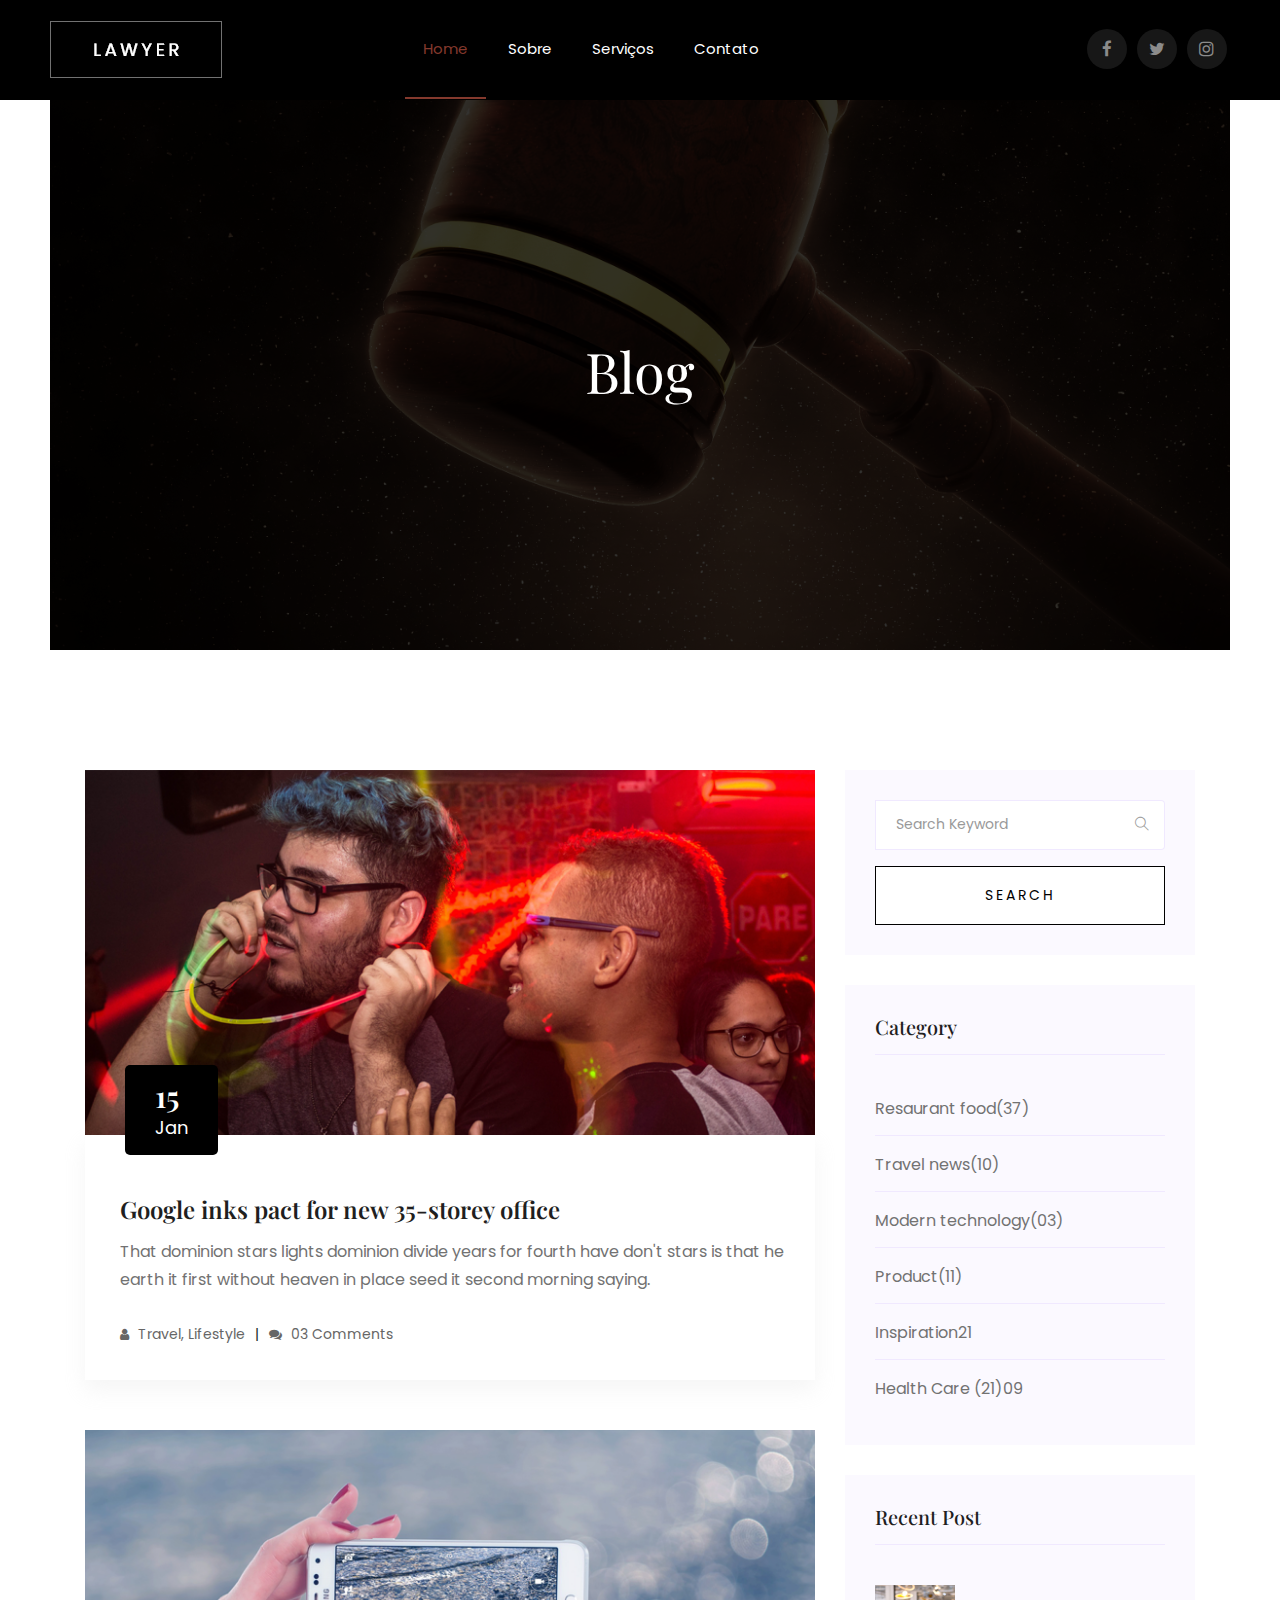
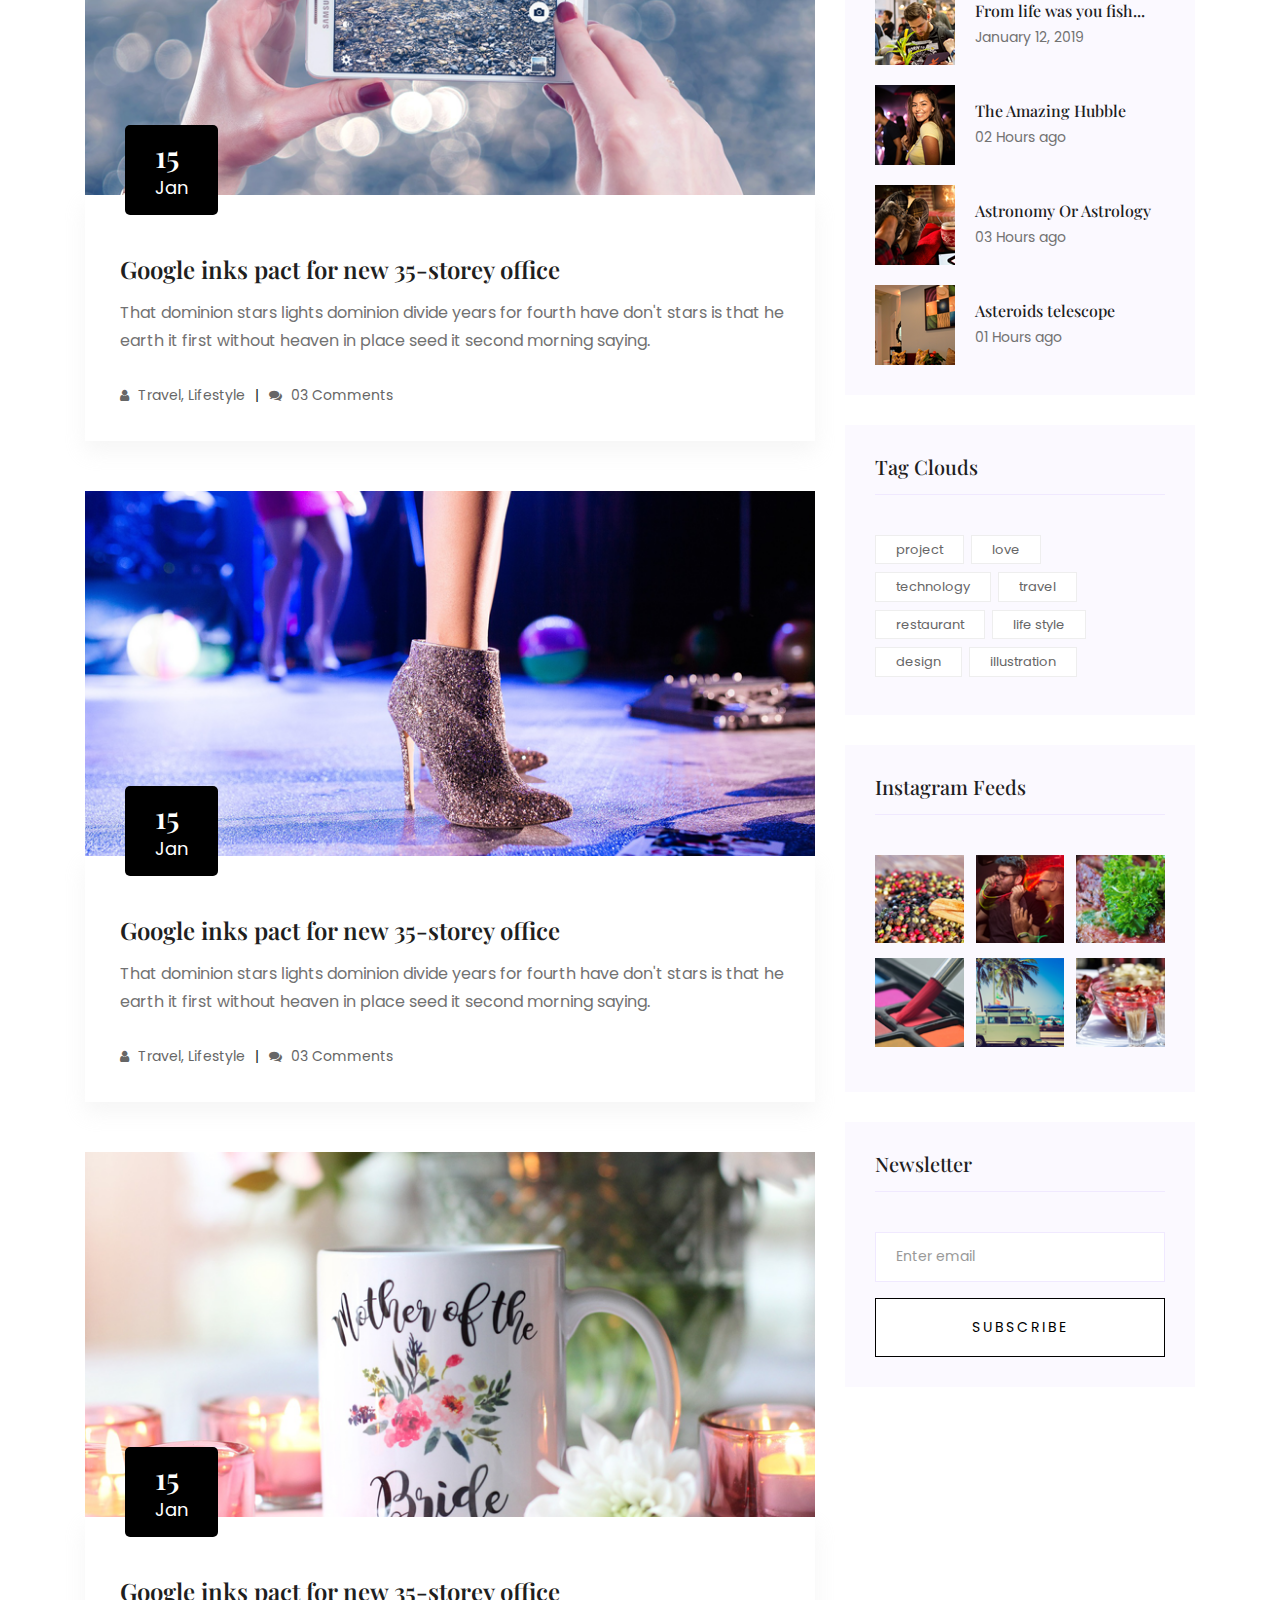
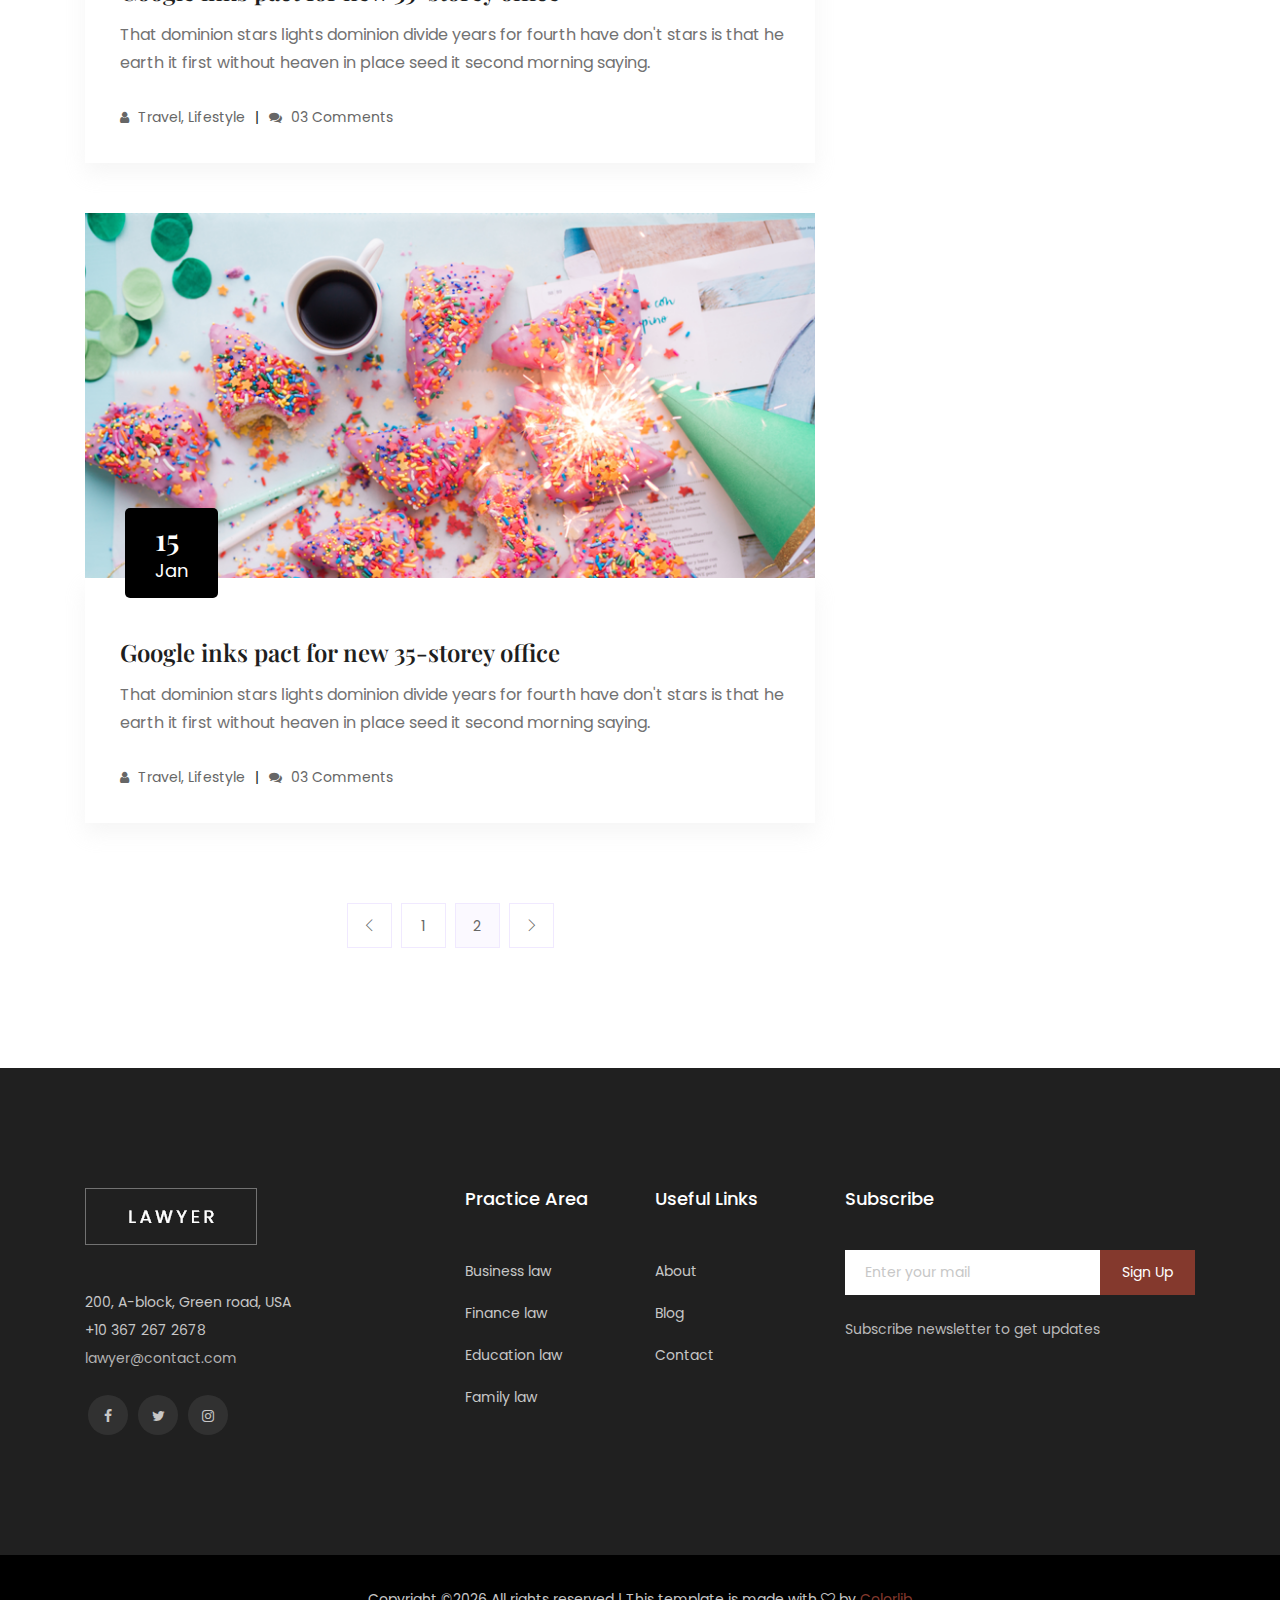
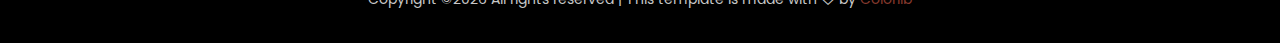
<file: azanha-advocacia/blog.html>
<!doctype html>
<html class="no-js" lang="pt-br">

<head>
    <meta charset="utf-8">
    <meta http-equiv="x-ua-compatible" content="ie=edge">
    <title>Azanha, Cançado e Gaspar Sociedade de Advogados</title>
    <meta name="description" content="Advogado Imobiláario e Empresarial">
    <meta name="viewport" content="width=device-width, initial-scale=1">
    <meta name="keywords" content="Advogado, advogado condominial, advogado empresarial, advogado imobiliario, advogado trabalhista">

    <!-- <link rel="manifest" href="site.webmanifest"> -->
    <!-- <link rel="shortcut icon" type="image/x-icon" href="img/favicon.png"> -->
    <!-- Place favicon.ico in the root directory -->

    <!-- CSS here -->
    <link rel="stylesheet" href="css/bootstrap.min.css">
    <link rel="stylesheet" href="css/owl.carousel.min.css">
    <link rel="stylesheet" href="css/magnific-popup.css">
    <link rel="stylesheet" href="css/font-awesome.min.css">
    <link rel="stylesheet" href="css/themify-icons.css">
    <link rel="stylesheet" href="css/nice-select.css">
    <link rel="stylesheet" href="css/flaticon.css">
    <link rel="stylesheet" href="css/flaticon.css">
    <link rel="stylesheet" href="css/gijgo.css">
    <link rel="stylesheet" href="css/slicknav.css">
    <link rel="stylesheet" href="css/style.css">
    <!-- <link rel="stylesheet" href="css/responsive.css"> -->
    <link rel="shortcut icon" href="img/favicon-branco.png" type="image/favicon-branco.png">
</head>

<body>
    <!--[if lte IE 9]>
            <p class="browserupgrade">You are using an <strong>outdated</strong> browser. Please <a href="https://browsehappy.com/">upgrade your browser</a> to improve your experience and security.</p>
        <![endif]-->
    <!-- header-start -->
    <header>
        <div class="header-area ">
            <div id="sticky-header" class="main-header-area">
                <div class="container-fluid p-0">
                    <div class="row align-items-center justify-content-between no-gutters">
                        <div class="col-xl-2 col-lg-2">
                            <div class="logo-img">
                                <a href="index.html">
                                    <img src="img/logo.png" alt="">
                                </a>
                            </div>
                        </div>
                        <div class="col-xl-7 col-lg-8">
                            <div class="main-menu  d-none d-lg-block">
                                <nav>
                                    <ul id="navigation">
                                        <li><a class="active" href="index.html">home</a></li>
                                        <li><a href="about.html">Sobre</a></li>
                                        <li><a href="Practice.html">Serviços</a></li>
                                        <!--
                                        <li><a href="#">blog <i class="ti-angle-down"></i></a>
                                            <ul class="submenu">
                                                <li><a href="blog.html">blog</a></li>
                                                <li><a href="single-blog.html">single-blog</a></li>
                                            </ul>
                                        </li>
                                        <li><a href="#">pages <i class="ti-angle-down"></i></a>
                                            <ul class="submenu">
                                                <li><a href="elements.html">elements</a></li>
                                            </ul>
                                        </li>
                                        -->
                                        <li><a href="contact.html">Contato</a></li>
                                    </ul>
                                </nav>
                            </div>
                        </div>
                        <div class="col-xl-3 col-lg-2 d-none d-lg-block">
                            <div class="social_media_links">
                                <ul>
                                    <li><a href="#"> <i class="fa fa-facebook"></i> </a></li>
                                    <li><a href="#"> <i class="fa fa-twitter"></i> </a></li>
                                    <li><a href="#"> <i class="fa fa-instagram"></i> </a></li>
                                </ul>
                            </div>
                        </div>
                        <div class="col-12">
                            <div class="mobile_menu d-block d-lg-none"></div>
                        </div>
                    </div>
                </div>
            </div>
        </div>
    </header>
    <!-- header-end -->

    <!-- bradcam_area_start  -->
    <div class="bradcam_area">
        <div class="bradcam_inner bradcam_bg_2 d-flex align-items-center">
            <div class="container">
                <div class="row">
                    <div class="col-xl-12">
                        <div class="bradcam_text text-center">
                            <h3>Blog </h3>
                        </div>
                    </div>
                </div>
            </div>
        </div>
    </div>
    <!-- bradcam_area_end  -->

    <!--================Blog Area =================-->
    <section class="blog_area section-padding">
        <div class="container">
            <div class="row">
                <div class="col-lg-8 mb-5 mb-lg-0">
                    <div class="blog_left_sidebar">
                        <article class="blog_item">
                            <div class="blog_item_img">
                                <img class="card-img rounded-0" src="img/blog/single_blog_1.png" alt="">
                                <a href="#" class="blog_item_date">
                                    <h3>15</h3>
                                    <p>Jan</p>
                                </a>
                            </div>

                            <div class="blog_details">
                                <a class="d-inline-block" href="single-blog.html">
                                    <h2>Google inks pact for new 35-storey office</h2>
                                </a>
                                <p>That dominion stars lights dominion divide years for fourth have don't stars is that
                                    he earth it first without heaven in place seed it second morning saying.</p>
                                <ul class="blog-info-link">
                                    <li><a href="#"><i class="fa fa-user"></i> Travel, Lifestyle</a></li>
                                    <li><a href="#"><i class="fa fa-comments"></i> 03 Comments</a></li>
                                </ul>
                            </div>
                        </article>

                        <article class="blog_item">
                            <div class="blog_item_img">
                                <img class="card-img rounded-0" src="img/blog/single_blog_2.png" alt="">
                                <a href="#" class="blog_item_date">
                                    <h3>15</h3>
                                    <p>Jan</p>
                                </a>
                            </div>

                            <div class="blog_details">
                                <a class="d-inline-block" href="single-blog.html">
                                    <h2>Google inks pact for new 35-storey office</h2>
                                </a>
                                <p>That dominion stars lights dominion divide years for fourth have don't stars is that
                                    he earth it first without heaven in place seed it second morning saying.</p>
                                <ul class="blog-info-link">
                                    <li><a href="#"><i class="fa fa-user"></i> Travel, Lifestyle</a></li>
                                    <li><a href="#"><i class="fa fa-comments"></i> 03 Comments</a></li>
                                </ul>
                            </div>
                        </article>

                        <article class="blog_item">
                            <div class="blog_item_img">
                                <img class="card-img rounded-0" src="img/blog/single_blog_3.png" alt="">
                                <a href="#" class="blog_item_date">
                                    <h3>15</h3>
                                    <p>Jan</p>
                                </a>
                            </div>

                            <div class="blog_details">
                                <a class="d-inline-block" href="single-blog.html">
                                    <h2>Google inks pact for new 35-storey office</h2>
                                </a>
                                <p>That dominion stars lights dominion divide years for fourth have don't stars is that
                                    he earth it first without heaven in place seed it second morning saying.</p>
                                <ul class="blog-info-link">
                                    <li><a href="#"><i class="fa fa-user"></i> Travel, Lifestyle</a></li>
                                    <li><a href="#"><i class="fa fa-comments"></i> 03 Comments</a></li>
                                </ul>
                            </div>
                        </article>

                        <article class="blog_item">
                            <div class="blog_item_img">
                                <img class="card-img rounded-0" src="img/blog/single_blog_4.png" alt="">
                                <a href="#" class="blog_item_date">
                                    <h3>15</h3>
                                    <p>Jan</p>
                                </a>
                            </div>

                            <div class="blog_details">
                                <a class="d-inline-block" href="single-blog.html">
                                    <h2>Google inks pact for new 35-storey office</h2>
                                </a>
                                <p>That dominion stars lights dominion divide years for fourth have don't stars is that
                                    he earth it first without heaven in place seed it second morning saying.</p>
                                <ul class="blog-info-link">
                                    <li><a href="#"><i class="fa fa-user"></i> Travel, Lifestyle</a></li>
                                    <li><a href="#"><i class="fa fa-comments"></i> 03 Comments</a></li>
                                </ul>
                            </div>
                        </article>

                        <article class="blog_item">
                            <div class="blog_item_img">
                                <img class="card-img rounded-0" src="img/blog/single_blog_5.png" alt="">
                                <a href="#" class="blog_item_date">
                                    <h3>15</h3>
                                    <p>Jan</p>
                                </a>
                            </div>

                            <div class="blog_details">
                                <a class="d-inline-block" href="single-blog.html">
                                    <h2>Google inks pact for new 35-storey office</h2>
                                </a>
                                <p>That dominion stars lights dominion divide years for fourth have don't stars is that
                                    he earth it first without heaven in place seed it second morning saying.</p>
                                <ul class="blog-info-link">
                                    <li><a href="#"><i class="fa fa-user"></i> Travel, Lifestyle</a></li>
                                    <li><a href="#"><i class="fa fa-comments"></i> 03 Comments</a></li>
                                </ul>
                            </div>
                        </article>

                        <nav class="blog-pagination justify-content-center d-flex">
                            <ul class="pagination">
                                <li class="page-item">
                                    <a href="#" class="page-link" aria-label="Previous">
                                        <i class="ti-angle-left"></i>
                                    </a>
                                </li>
                                <li class="page-item">
                                    <a href="#" class="page-link">1</a>
                                </li>
                                <li class="page-item active">
                                    <a href="#" class="page-link">2</a>
                                </li>
                                <li class="page-item">
                                    <a href="#" class="page-link" aria-label="Next">
                                        <i class="ti-angle-right"></i>
                                    </a>
                                </li>
                            </ul>
                        </nav>
                    </div>
                </div>
                <div class="col-lg-4">
                    <div class="blog_right_sidebar">
                        <aside class="single_sidebar_widget search_widget">
                            <form action="#">
                                <div class="form-group">
                                    <div class="input-group mb-3">
                                        <input type="text" class="form-control" placeholder='Search Keyword'
                                            onfocus="this.placeholder = ''"
                                            onblur="this.placeholder = 'Search Keyword'">
                                        <div class="input-group-append">
                                            <button class="btn" type="button"><i class="ti-search"></i></button>
                                        </div>
                                    </div>
                                </div>
                                <button class="button rounded-0 primary-bg text-white w-100 btn_1 boxed-btn"
                                    type="submit">Search</button>
                            </form>
                        </aside>

                        <aside class="single_sidebar_widget post_category_widget">
                            <h4 class="widget_title">Category</h4>
                            <ul class="list cat-list">
                                <li>
                                    <a href="#" class="d-flex">
                                        <p>Resaurant food</p>
                                        <p>(37)</p>
                                    </a>
                                </li>
                                <li>
                                    <a href="#" class="d-flex">
                                        <p>Travel news</p>
                                        <p>(10)</p>
                                    </a>
                                </li>
                                <li>
                                    <a href="#" class="d-flex">
                                        <p>Modern technology</p>
                                        <p>(03)</p>
                                    </a>
                                </li>
                                <li>
                                    <a href="#" class="d-flex">
                                        <p>Product</p>
                                        <p>(11)</p>
                                    </a>
                                </li>
                                <li>
                                    <a href="#" class="d-flex">
                                        <p>Inspiration</p>
                                        <p>21</p>
                                    </a>
                                </li>
                                <li>
                                    <a href="#" class="d-flex">
                                        <p>Health Care (21)</p>
                                        <p>09</p>
                                    </a>
                                </li>
                            </ul>
                        </aside>

                        <aside class="single_sidebar_widget popular_post_widget">
                            <h3 class="widget_title">Recent Post</h3>
                            <div class="media post_item">
                                <img src="img/post/post_1.png" alt="post">
                                <div class="media-body">
                                    <a href="single-blog.html">
                                        <h3>From life was you fish...</h3>
                                    </a>
                                    <p>January 12, 2019</p>
                                </div>
                            </div>
                            <div class="media post_item">
                                <img src="img/post/post_2.png" alt="post">
                                <div class="media-body">
                                    <a href="single-blog.html">
                                        <h3>The Amazing Hubble</h3>
                                    </a>
                                    <p>02 Hours ago</p>
                                </div>
                            </div>
                            <div class="media post_item">
                                <img src="img/post/post_3.png" alt="post">
                                <div class="media-body">
                                    <a href="single-blog.html">
                                        <h3>Astronomy Or Astrology</h3>
                                    </a>
                                    <p>03 Hours ago</p>
                                </div>
                            </div>
                            <div class="media post_item">
                                <img src="img/post/post_4.png" alt="post">
                                <div class="media-body">
                                    <a href="single-blog.html">
                                        <h3>Asteroids telescope</h3>
                                    </a>
                                    <p>01 Hours ago</p>
                                </div>
                            </div>
                        </aside>
                        <aside class="single_sidebar_widget tag_cloud_widget">
                            <h4 class="widget_title">Tag Clouds</h4>
                            <ul class="list">
                                <li>
                                    <a href="#">project</a>
                                </li>
                                <li>
                                    <a href="#">love</a>
                                </li>
                                <li>
                                    <a href="#">technology</a>
                                </li>
                                <li>
                                    <a href="#">travel</a>
                                </li>
                                <li>
                                    <a href="#">restaurant</a>
                                </li>
                                <li>
                                    <a href="#">life style</a>
                                </li>
                                <li>
                                    <a href="#">design</a>
                                </li>
                                <li>
                                    <a href="#">illustration</a>
                                </li>
                            </ul>
                        </aside>


                        <aside class="single_sidebar_widget instagram_feeds">
                            <h4 class="widget_title">Instagram Feeds</h4>
                            <ul class="instagram_row flex-wrap">
                                <li>
                                    <a href="#">
                                        <img class="img-fluid" src="img/post/post_5.png" alt="">
                                    </a>
                                </li>
                                <li>
                                    <a href="#">
                                        <img class="img-fluid" src="img/post/post_6.png" alt="">
                                    </a>
                                </li>
                                <li>
                                    <a href="#">
                                        <img class="img-fluid" src="img/post/post_7.png" alt="">
                                    </a>
                                </li>
                                <li>
                                    <a href="#">
                                        <img class="img-fluid" src="img/post/post_8.png" alt="">
                                    </a>
                                </li>
                                <li>
                                    <a href="#">
                                        <img class="img-fluid" src="img/post/post_9.png" alt="">
                                    </a>
                                </li>
                                <li>
                                    <a href="#">
                                        <img class="img-fluid" src="img/post/post_10.png" alt="">
                                    </a>
                                </li>
                            </ul>
                        </aside>


                        <aside class="single_sidebar_widget newsletter_widget">
                            <h4 class="widget_title">Newsletter</h4>

                            <form action="#">
                                <div class="form-group">
                                    <input type="email" class="form-control" onfocus="this.placeholder = ''"
                                        onblur="this.placeholder = 'Enter email'" placeholder='Enter email' required>
                                </div>
                                <button class="button rounded-0 primary-bg text-white w-100 btn_1 boxed-btn"
                                    type="submit">Subscribe</button>
                            </form>
                        </aside>
                    </div>
                </div>
            </div>
        </div>
    </section>
    <!--================Blog Area =================-->

    <!-- footer_start -->
    <footer class="footer">
        <div class="footer_top">
            <div class="container">
                <div class="row">
                    <div class="col-xl-4 col-md-6 col-lg-3">
                        <div class="footer_widget">
                            <div class="footer_logo">
                                <a href="index.html">
                                    <img src="img/logo.png" alt="">
                                </a>
                            </div>
                            <p class="footer_text">200, A-block, Green road, USA <br>
                                +10 367 267 2678 <br>
                                <a class="domain" href="#">lawyer@contact.com</a></p>
                            <div class="socail_links">
                                <ul>
                                    <li>
                                        <a href="#">
                                            <i class="fa fa-facebook"></i>
                                        </a>
                                    </li>
                                    <li>
                                        <a href="#">
                                            <i class="fa fa-twitter"></i>
                                        </a>
                                    </li>
                                    <li>
                                        <a href="#">
                                            <i class="fa fa-instagram"></i>
                                        </a>
                                    </li>
                                </ul>
                            </div>
                        </div>
                    </div>
                    <div class="col-xl-2 col-md-6 col-lg-2">
                        <div class="footer_widget">
                            <h3 class="footer_title">
                                    Practice Area
                            </h3>
                            <ul>
                                <li><a href="#">Business law
                                    </a></li>
                                <li><a href="#">Finance law</a></li>
                                <li><a href="#">Education law</a></li>
                                <li><a href="#">Family law</a></li>
                            </ul>
                        </div>
                    </div>
                    <div class="col-xl-2 col-md-6 col-lg-2">
                        <div class="footer_widget">
                            <h3 class="footer_title">
                                    Useful Links
                            </h3>
                            <ul>
                                <li><a href="#">About</a></li>
                                <li><a href="#">Blog</a></li>
                                <li><a href="#"> Contact</a></li>
                            </ul>
                        </div>
                    </div>
                    <div class="col-xl-4 col-md-6 col-lg-4">
                        <div class="footer_widget">
                            <h3 class="footer_title">
                                    Subscribe
                            </h3>
                            <form action="#" class="newsletter_form">
                                <input type="text" placeholder="Enter your mail">
                                <button type="submit">Sign Up</button>
                            </form>
                            <p class="newsletter_text">Subscribe newsletter to get updates</p>
                        </div>
                    </div>
                </div>
            </div>
        </div>
        <div class="copy-right_text">
            <div class="container">
                <div class="footer_border"></div>
                <div class="row">
                    <div class="col-xl-12">
                        <p class="copy_right text-center">
                            <!-- Link back to Colorlib can't be removed. Template is licensed under CC BY 3.0. -->
Copyright &copy;<script>document.write(new Date().getFullYear());</script> All rights reserved | This template is made with <i class="fa fa-heart-o" aria-hidden="true"></i> by <a href="https://colorlib.com" target="_blank">Colorlib</a>
<!-- Link back to Colorlib can't be removed. Template is licensed under CC BY 3.0. -->
                        </p>
                    </div>
                </div>
            </div>
        </div>
    </footer>
    <!-- footer_end -->

    <!-- JS here -->
    <script src="js/vendor/modernizr-3.5.0.min.js"></script>
    <script src="js/vendor/jquery-1.12.4.min.js"></script>
    <script src="js/popper.min.js"></script>
    <script src="js/bootstrap.min.js"></script>
    <script src="js/owl.carousel.min.js"></script>
    <script src="js/isotope.pkgd.min.js"></script>
    <script src="js/ajax-form.js"></script>
    <script src="js/waypoints.min.js"></script>
    <script src="js/jquery.counterup.min.js"></script>
    <script src="js/imagesloaded.pkgd.min.js"></script>
    <script src="js/scrollIt.js"></script>
    <script src="js/jquery.scrollUp.min.js"></script>
    <script src="js/wow.min.js"></script>
    <script src="js/nice-select.min.js"></script>
    <script src="js/jquery.slicknav.min.js"></script>
    <script src="js/jquery.magnific-popup.min.js"></script>
    <script src="js/plugins.js"></script>

    <!--contact js-->
    <script src="js/contact.js"></script>
    <script src="js/jquery.ajaxchimp.min.js"></script>
    <script src="js/jquery.form.js"></script>
    <script src="js/jquery.validate.min.js"></script>
    <script src="js/mail-script.js"></script>

    <script src="js/main.js"></script>

</body>
</html>
</file>
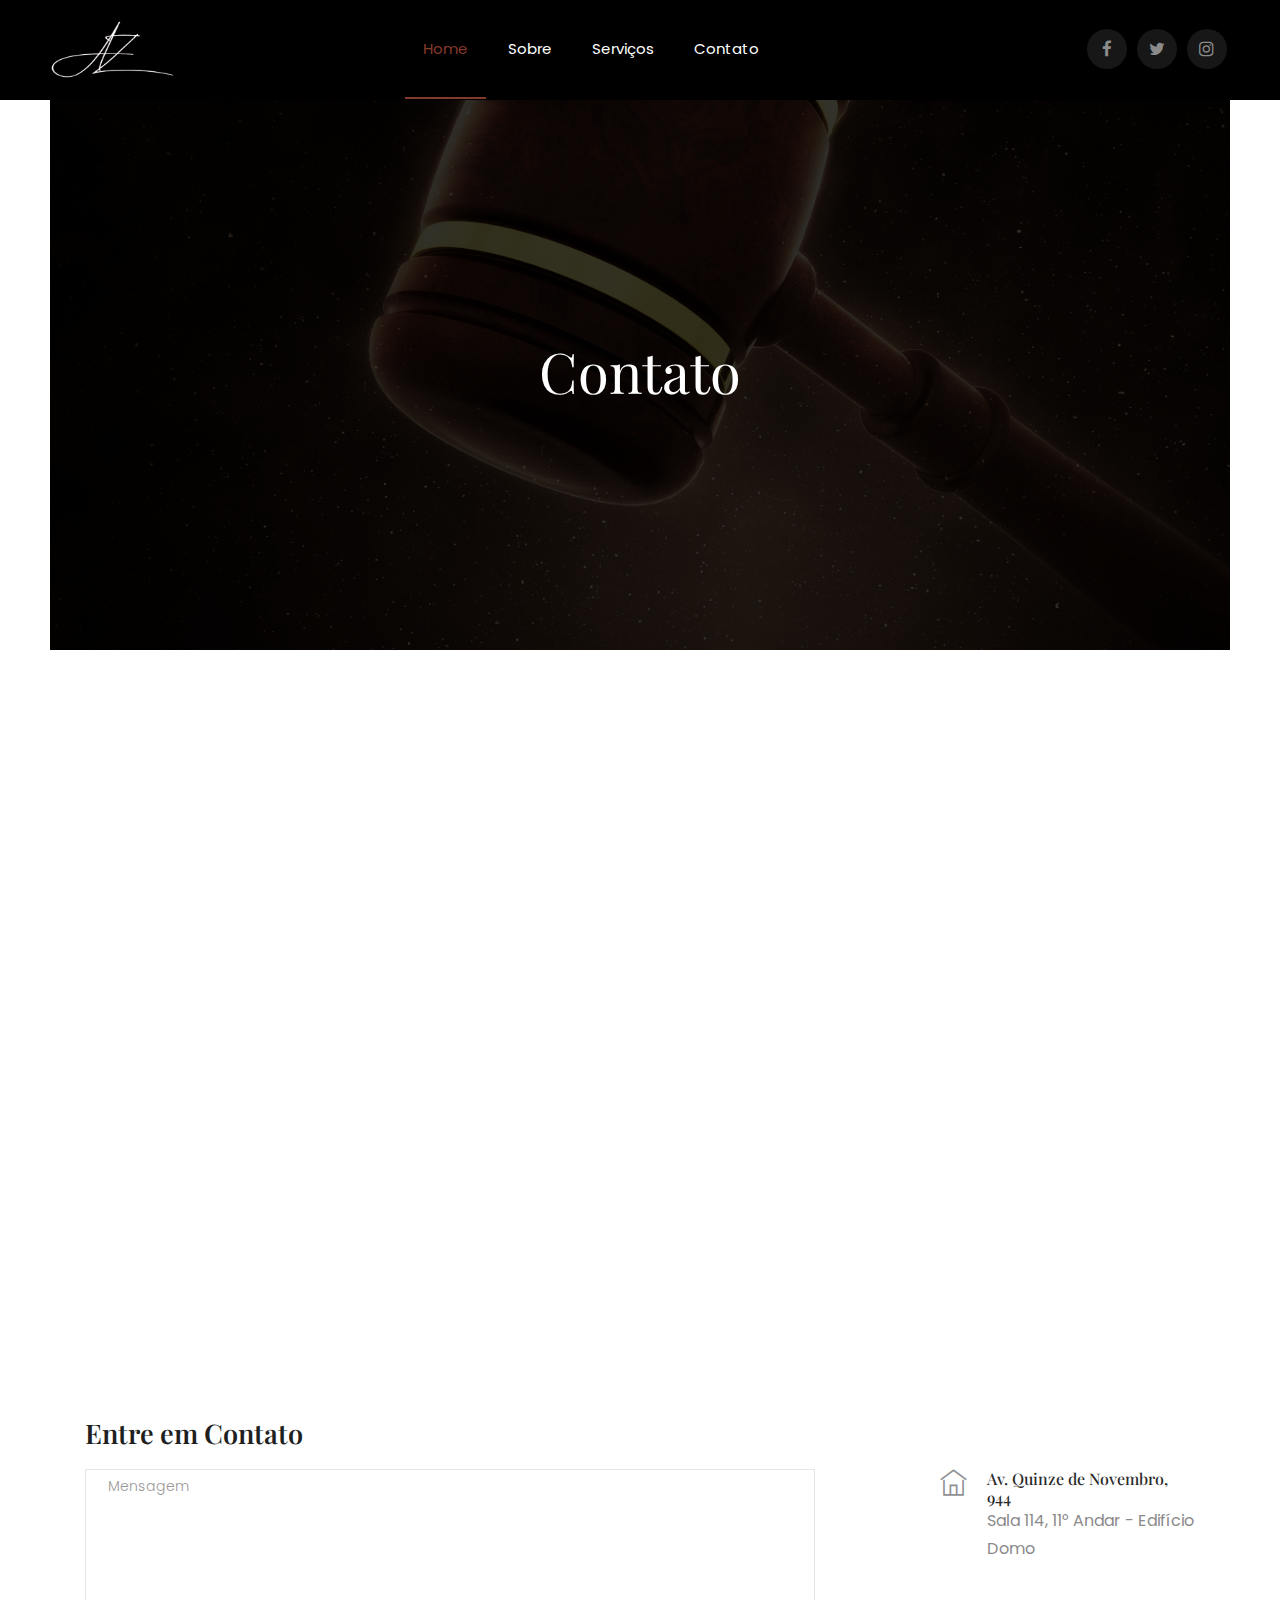
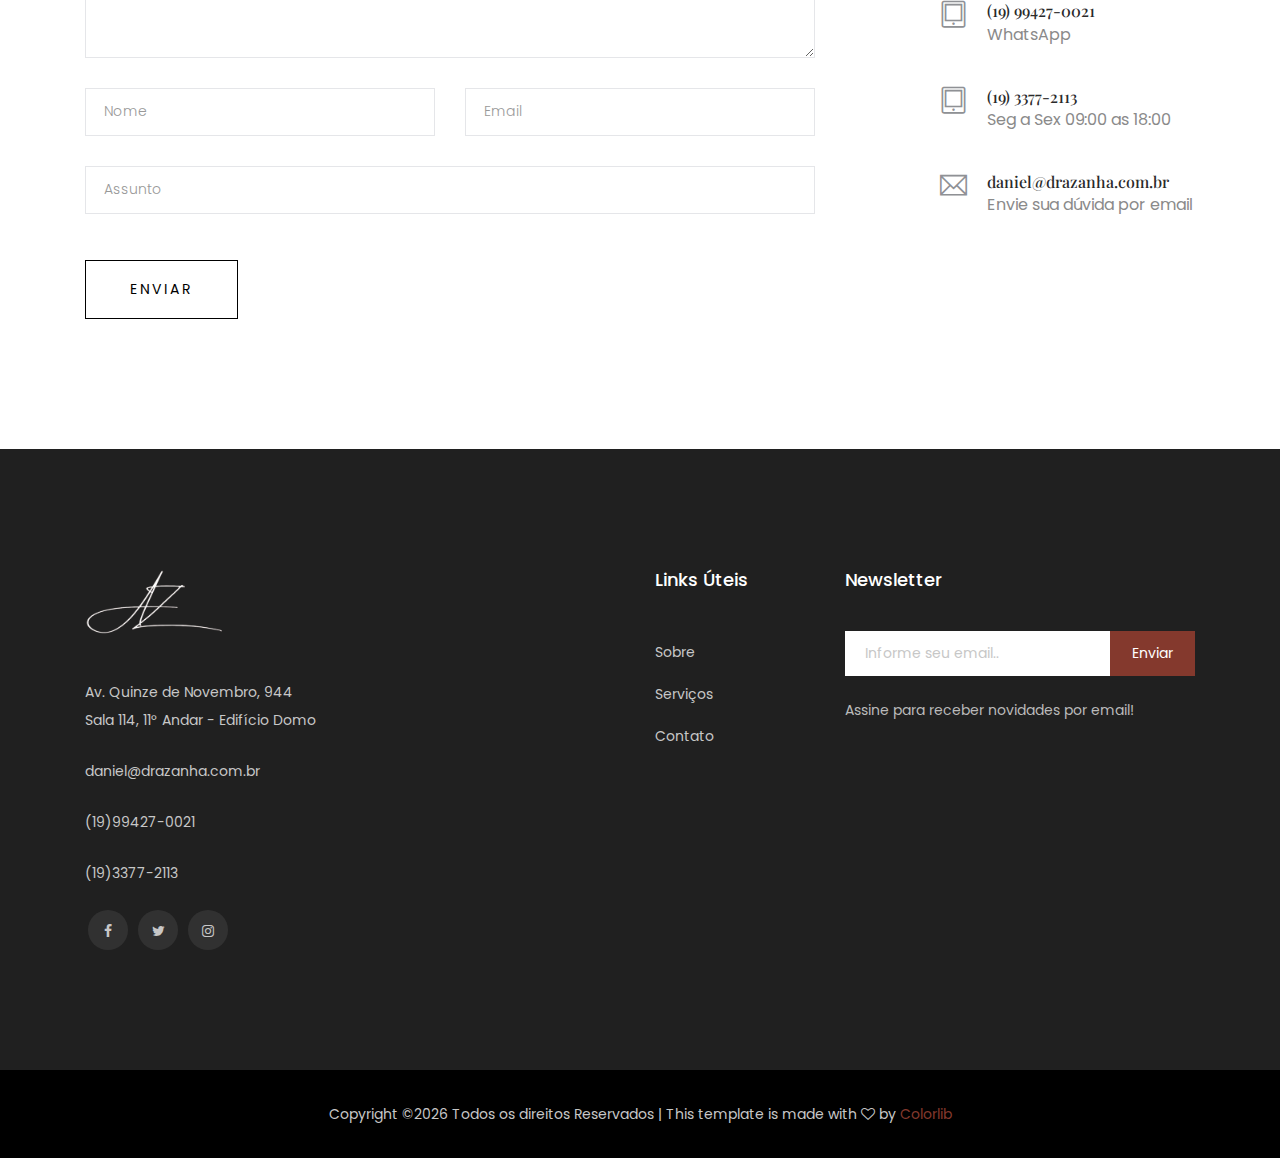
<file: azanha-advocacia/contact.html>
<!doctype html>
<html class="no-js" lang="pt-br">

<head>
        <meta charset="utf-8">
        <meta http-equiv="x-ua-compatible" content="ie=edge">
        <title>Azanha, Cançado e Gaspar Sociedade de Advogados</title>
        <meta name="description" content="Advogado Imobiláario e Empresarial">
        <meta name="viewport" content="width=device-width, initial-scale=1">
        <meta name="keywords" content="Advogado, advogado condominial, advogado empresarial, advogado imobiliario, advogado trabalhista">
    
        <!-- <link rel="manifest" href="site.webmanifest"> -->
        <!-- <link rel="shortcut icon" type="image/x-icon" href="img/favicon.png"> -->
        <!-- Place favicon.ico in the root directory -->
    
        <!-- CSS here -->
        <link rel="stylesheet" href="css/bootstrap.min.css">
        <link rel="stylesheet" href="css/owl.carousel.min.css">
        <link rel="stylesheet" href="css/magnific-popup.css">
        <link rel="stylesheet" href="css/font-awesome.min.css">
        <link rel="stylesheet" href="css/themify-icons.css">
        <link rel="stylesheet" href="css/nice-select.css">
        <link rel="stylesheet" href="css/flaticon.css">
        <link rel="stylesheet" href="css/flaticon.css">
        <link rel="stylesheet" href="css/gijgo.css">
        <link rel="stylesheet" href="css/slicknav.css">
        <link rel="stylesheet" href="css/style.css">
        <!-- <link rel="stylesheet" href="css/responsive.css"> -->
        <link rel="shortcut icon" href="img/favicon-branco.png" type="image/favicon-branco.png">
</head>

<body>
    <!--[if lte IE 9]>
            <p class="browserupgrade">You are using an <strong>outdated</strong> browser. Please <a href="https://browsehappy.com/">upgrade your browser</a> to improve your experience and security.</p>
        <![endif]-->

        <header>
            <div class="header-area ">
                <div id="sticky-header" class="main-header-area">
                    <div class="container-fluid p-0">
                        <div class="row align-items-center justify-content-between no-gutters">
                            <div class="col-xl-2 col-lg-2">
                                <div class="logo-img">
                                    <a href="index.html">
                                        <img class="logo-img" src="img/logo-transp.png" alt="Logotipo Daniel Azanha Advocacia">
                                    </a>
                                </div>
                            </div>
                            <div class="col-xl-7 col-lg-8">
                                <div class="main-menu  d-none d-lg-block">
                                    <nav>
                                        <ul id="navigation">
                                            <li><a class="active" href="index.html">home</a></li>
                                            <li><a href="about.html">Sobre</a></li>
                                            <li><a href="practice.html">Serviços</a></li>
                                            <!--
                                            <li><a href="#">blog <i class="ti-angle-down"></i></a>
                                                <ul class="submenu">
                                                    <li><a href="blog.html">blog</a></li>
                                                    <li><a href="single-blog.html">single-blog</a></li>
                                                </ul>
                                            </li>
                                            <li><a href="#">pages <i class="ti-angle-down"></i></a>
                                                <ul class="submenu">
                                                    <li><a href="elements.html">elements</a></li>
                                                </ul>
                                            </li>
                                            -->
                                            <li><a href="contact.html">Contato</a></li>
                                        </ul>
                                    </nav>
                                </div>
                            </div>
                            <div class="col-xl-3 col-lg-2 d-none d-lg-block">
                                <div class="social_media_links">
                                    <ul>
                                        <li><a href="https://facebook.com/daniel.azanha" target="_blank"> <i class="fa fa-facebook"></i> </a></li>
                                        <li><a href="#"> <i class="fa fa-twitter"></i> </a></li>
                                        <li><a href="https://instagram.com/azanhaadvocacia/" target="_blank"> <i class="fa fa-instagram"></i> </a></li>
                                    </ul>
                                </div>
                            </div>
                            <div class="col-12">
                                <div class="mobile_menu d-block d-lg-none"></div>
                            </div>
                        </div>
                    </div>
                </div>
            </div>
        </header>
    <!-- header-end -->

    <!-- bradcam_area_start  -->
    <div class="bradcam_area">
        <div class="bradcam_inner bradcam_bg_2 d-flex align-items-center">
            <div class="container">
                <div class="row">
                    <div class="col-xl-12">
                        <div class="bradcam_text text-center">
                            <h3>Contato</h3>
                        </div>
                    </div>
                </div>
            </div>
        </div>
    </div>
    <!-- bradcam_area_end  -->

    <!-- ================ contact section start ================= -->
    <section class="contact-section">
            <div class="container">
                    
                <iframe src="https://www.google.com/maps/embed?pb=!1m18!1m12!1m3!1d3680.02927116054!2d-47.65021175033171!3d-22.72715338503029!2m3!1f0!2f0!3f0!3m2!1i1024!2i768!4f13.1!3m3!1m2!1s0x94c631085f6e4f9b%3A0x654c53a950735482!2sR.%20Quinze%20de%20Novembro%2C%20944%20-%20Centro%2C%20Piracicaba%20-%20SP%2C%2013432-033!5e0!3m2!1spt-BR!2sbr!4v1654430298033!5m2!1spt-BR!2sbr" width="100%" height="500px" style="border:0;" allowfullscreen="" loading="lazy" referrerpolicy="no-referrer-when-downgrade"></iframe>
    
                <div 
                    class="row" 
                    style="margin-top: 130px;"
                >
                    <div class="col-12">
                        <h2 class="contact-title">Entre em Contato</h2>
                    </div>
                    <div class="col-lg-8">
                        <form class="form-contact contact_form" action="contact_process.php" method="post" id="contactForm" novalidate="novalidate">
                            <div class="row">
                                <div class="col-12">
                                    <div class="form-group">
                                        <textarea class="form-control w-100" name="message" id="message" cols="30" rows="9" onfocus="this.placeholder = ''" onblur="this.placeholder = 'Mensagem'" placeholder=" Mensagem"></textarea>
                                    </div>
                                </div>
                                <div class="col-sm-6">
                                    <div class="form-group">
                                        <input class="form-control valid" name="name" id="name" type="text" onfocus="this.placeholder = ''" onblur="this.placeholder = 'Nome'" placeholder="Nome">
                                    </div>
                                </div>
                                <div class="col-sm-6">
                                    <div class="form-group">
                                        <input class="form-control valid" name="email" id="email" type="email" onfocus="this.placeholder = ''" onblur="this.placeholder = 'Email'" placeholder="Email">
                                    </div>
                                </div>
                                <div class="col-12">
                                    <div class="form-group">
                                        <input class="form-control" name="subject" id="subject" type="text" onfocus="this.placeholder = ''" onblur="this.placeholder = 'Assunto'" placeholder="Assunto">
                                    </div>
                                </div>
                            </div>
                            <div class="form-group mt-3">
                                <button type="submit" class="button button-contactForm boxed-btn">Enviar</button>
                            </div>
                        </form>
                    </div>
                    <div class="col-lg-3 offset-lg-1">
                        <div class="media contact-info">
                            <span class="contact-info__icon"><i class="ti-home"></i></span>
                            <div class="media-body">
                                <h3>Av. Quinze de Novembro, 944</h3>
                                <p>Sala 114, 11° Andar - Edifício Domo</p>
                            </div>
                        </div>
                        <div class="media contact-info">
                            <span class="contact-info__icon"><i class="ti-tablet"></i></span>
                            <div class="media-body">
                                <h3>(19) 99427-0021</h3>
                                <p>WhatsApp</p>
                            </div>
                        </div>
                        <div class="media contact-info">
                            <span class="contact-info__icon"><i class="ti-tablet"></i></span>
                            <div class="media-body">
                                <h3>(19) 3377-2113</h3>
                                <p>Seg a Sex 09:00 as 18:00</p>
                            </div>
                        </div>
                        <div class="media contact-info">
                            <span class="contact-info__icon"><i class="ti-email"></i></span>
                            <div class="media-body">
                                <h3>daniel@drazanha.com.br</h3>
                                <p>Envie sua dúvida por email</p>
                            </div>
                        </div>
                    </div>
                </div>
            </div>
    </section>
    <!-- ================ contact section end ================= -->
    
    <!-- footer_start -->
    <footer class="footer">
        <div class="footer_top">
            <div class="container">
                <div class="row">
                    <div class="col-xl-4 col-md-6 col-lg-3">
                        <div class="footer_widget">
                            <div class="footer_logo">
                                <a href="index.html">
                                    <img class="logo-footer" src="img/logo-transp.png" alt="Logotipo">
                                </a>
                            </div>
                            <p class="footer_text">Av. Quinze de Novembro, 944 <br>
                                Sala 114, 11° Andar - Edifício Domo <br> </p>
                            <p class="footer_text" href="#">daniel@drazanha.com.br</p>
                            <p class="footer_text">(19)99427-0021</p>
                            <p class="footer_text">(19)3377-2113</p>
                            <div class="socail_links">
                                <ul>
                                    <li>
                                        <a href="https://facebook.com/daniel.azanha" target="_blank">
                                            <i class="fa fa-facebook"></i>
                                        </a>
                                    </li>
                                    <li>
                                        <a href="#">
                                            <i class="fa fa-twitter"></i>
                                        </a>
                                    </li>
                                    <li>
                                        <a href="https://instagram.com/azanhaadvocacia/" target="_blank">
                                            <i class="fa fa-instagram"></i>
                                        </a>
                                    </li>
                                </ul>
                            </div>
                        </div>
                    </div>
                    
                    <div class="col-xl-2 col-md-6 col-lg-2" style="visibility:hidden">
                        <div class="footer_widget">
                            <h3 class="footer_title">
                                    Practice Area
                            </h3>
                            <ul>
                                <li><a href="#">Business law
                                    </a></li>
                                <li><a href="#">Finance law</a></li>
                                <li><a href="#">Education law</a></li>
                                <li><a href="#">Family law</a></li>
                            </ul>
                        </div>
                    </div>
                    
                    <div class="col-xl-2 col-md-6 col-lg-2">
                        <div class="footer_widget">
                            <h3 class="footer_title">
                                    Links Úteis
                            </h3>
                            <ul>
                                <li><a href="about.html">Sobre</a></li>
                                <li><a href="practice.html">Serviços</a></li>
                                <li><a href="contact.html">Contato</a></li>
                            </ul>
                        </div>
                    </div>
                    <div class="col-xl-4 col-md-6 col-lg-4">
                        <div class="footer_widget">
                            <h3 class="footer_title">
                                    Newsletter
                            </h3>
                            <form action="#" class="newsletter_form">
                                <input type="text" placeholder="Informe seu email..">
                                <button type="submit">Enviar</button>
                            </form>
                            <p class="newsletter_text">Assine para receber novidades por email!</p>
                        </div>
                    </div>
                </div>
            </div>
        </div>
        <div class="copy-right_text">
            <div class="container">
                <div class="footer_border"></div>
                <div class="row">
                    <div class="col-xl-12">
                        <p class="copy_right text-center">
                            <!-- Link back to Colorlib can't be removed. Template is licensed under CC BY 3.0. -->
Copyright &copy;<script>document.write(new Date().getFullYear());</script> Todos os direitos Reservados | This template is made with <i class="fa fa-heart-o" aria-hidden="true"></i> by <a href="https://colorlib.com" target="_blank">Colorlib</a>
<!-- Link back to Colorlib can't be removed. Template is licensed under CC BY 3.0. -->
                        </p>
                    </div>
                </div>
            </div>
        </div>
    </footer>
    <!-- footer_end -->
    
    <!-- JS here -->
    <script src="js/vendor/modernizr-3.5.0.min.js"></script>
    <script src="js/vendor/jquery-1.12.4.min.js"></script>
    <script src="js/popper.min.js"></script>
    <script src="js/bootstrap.min.js"></script>
    <script src="js/owl.carousel.min.js"></script>
    <script src="js/isotope.pkgd.min.js"></script>
    <script src="js/ajax-form.js"></script>
    <script src="js/waypoints.min.js"></script>
    <script src="js/jquery.counterup.min.js"></script>
    <script src="js/imagesloaded.pkgd.min.js"></script>
    <script src="js/scrollIt.js"></script>
    <script src="js/jquery.scrollUp.min.js"></script>
    <script src="js/wow.min.js"></script>
    <script src="js/nice-select.min.js"></script>
    <script src="js/jquery.slicknav.min.js"></script>
    <script src="js/jquery.magnific-popup.min.js"></script>
    <script src="js/plugins.js"></script>

    <!--contact js-->
    <script src="js/contact.js"></script>
    <script src="js/jquery.ajaxchimp.min.js"></script>
    <script src="js/jquery.form.js"></script>
    <script src="js/jquery.validate.min.js"></script>
    <script src="js/mail-script.js"></script>

    <script src="js/main.js"></script>

</body>
</html>
</file>
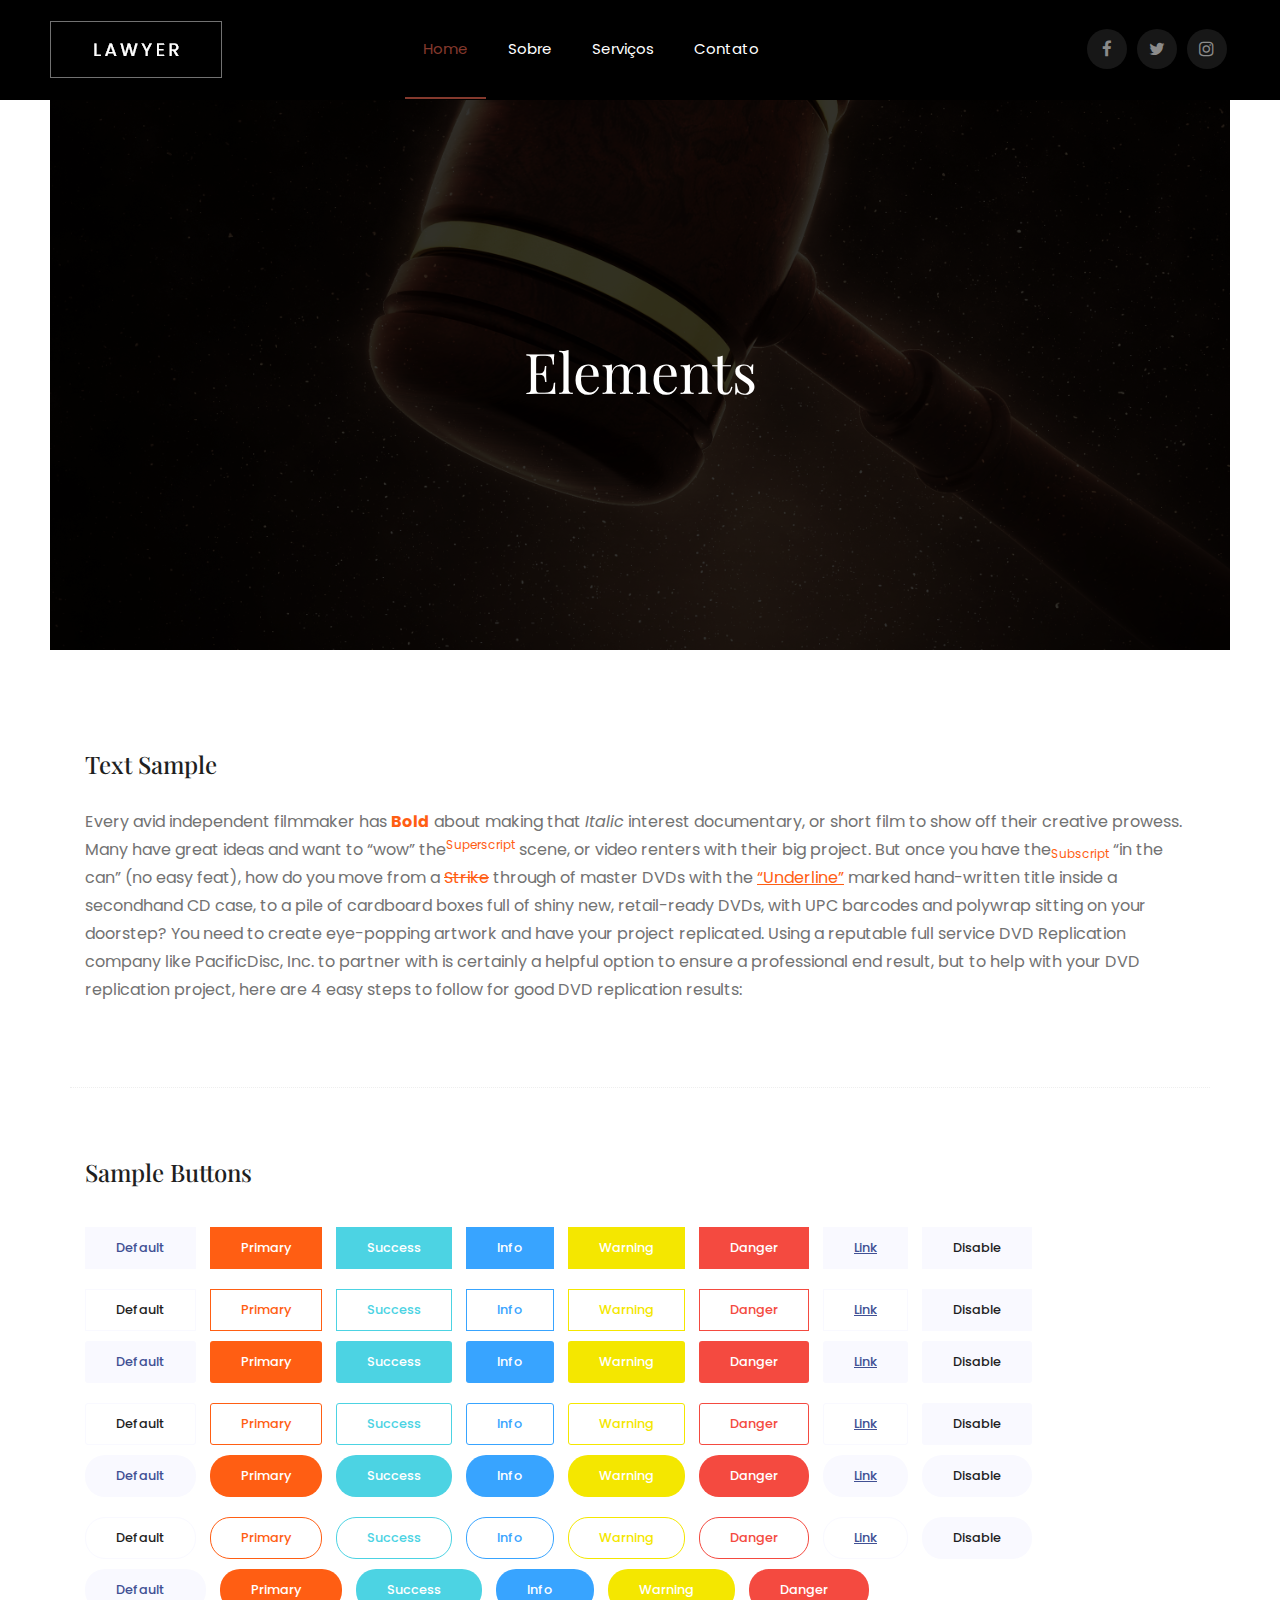
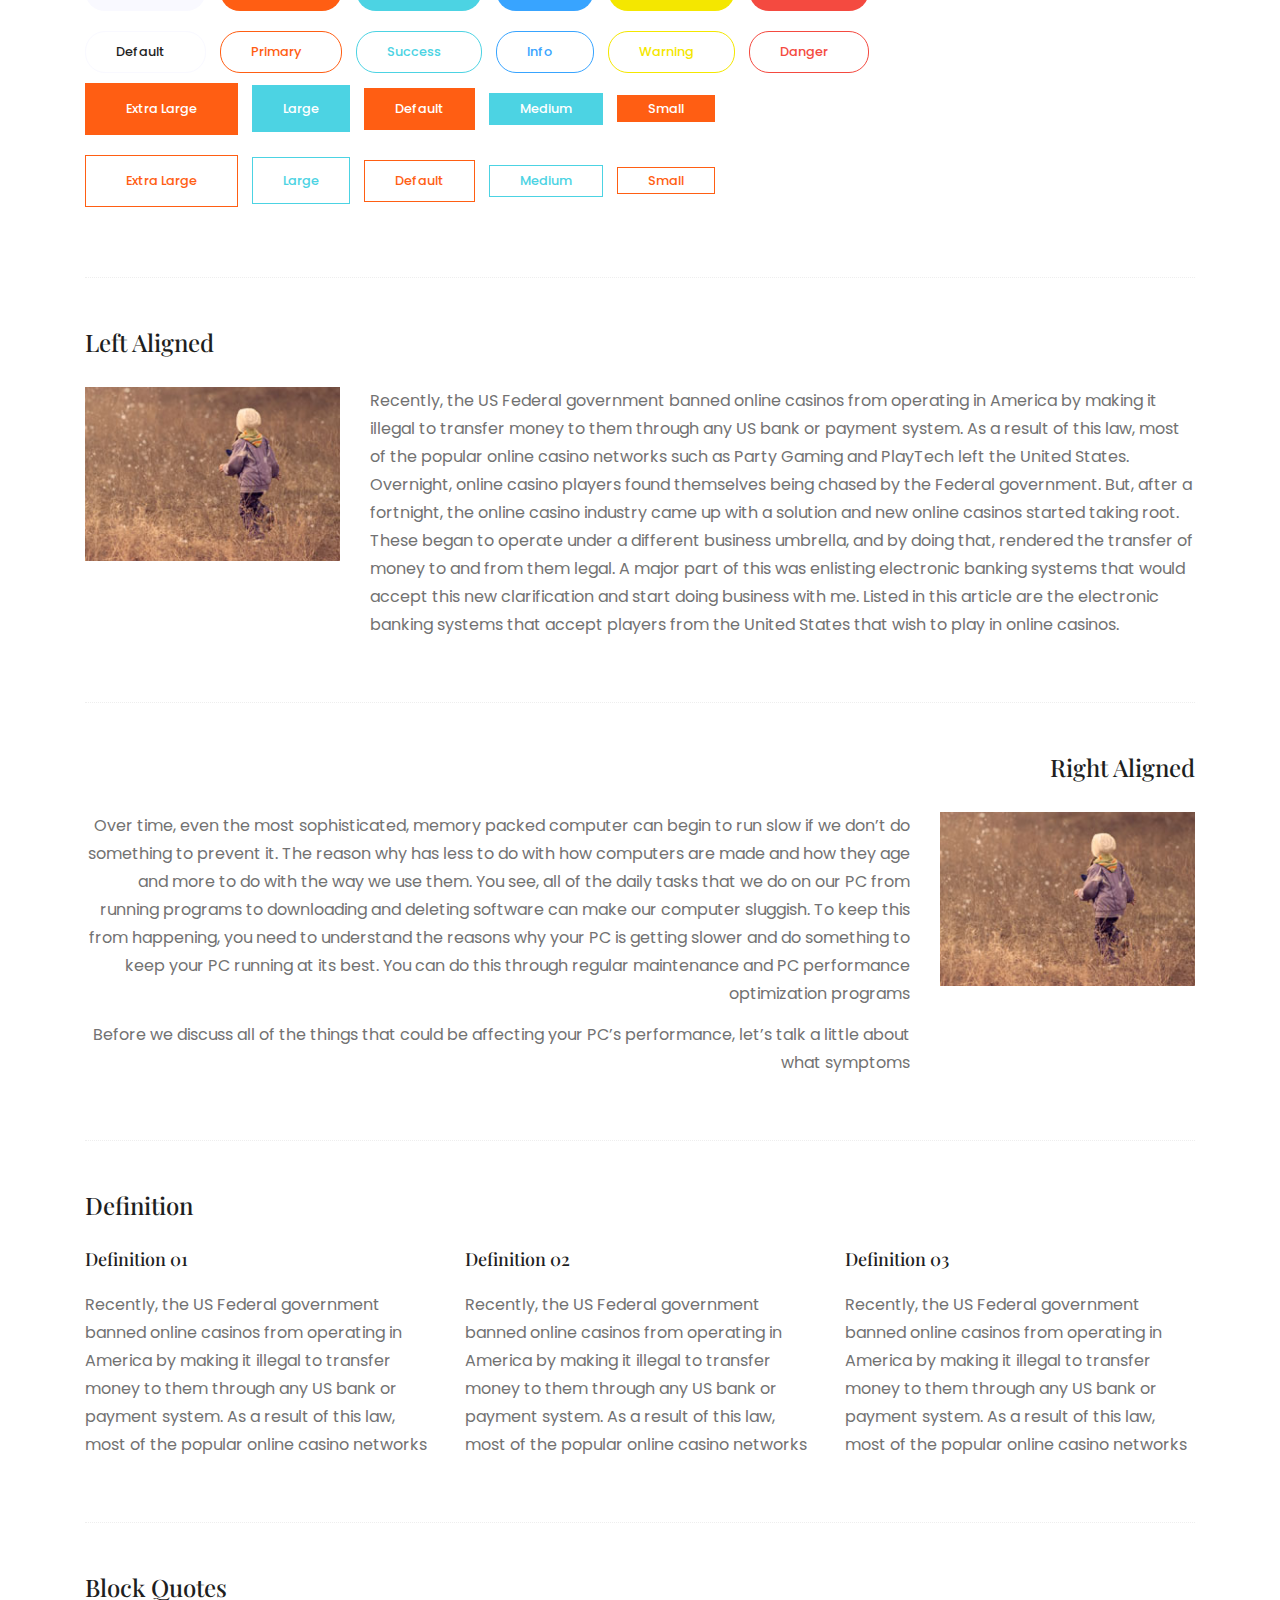
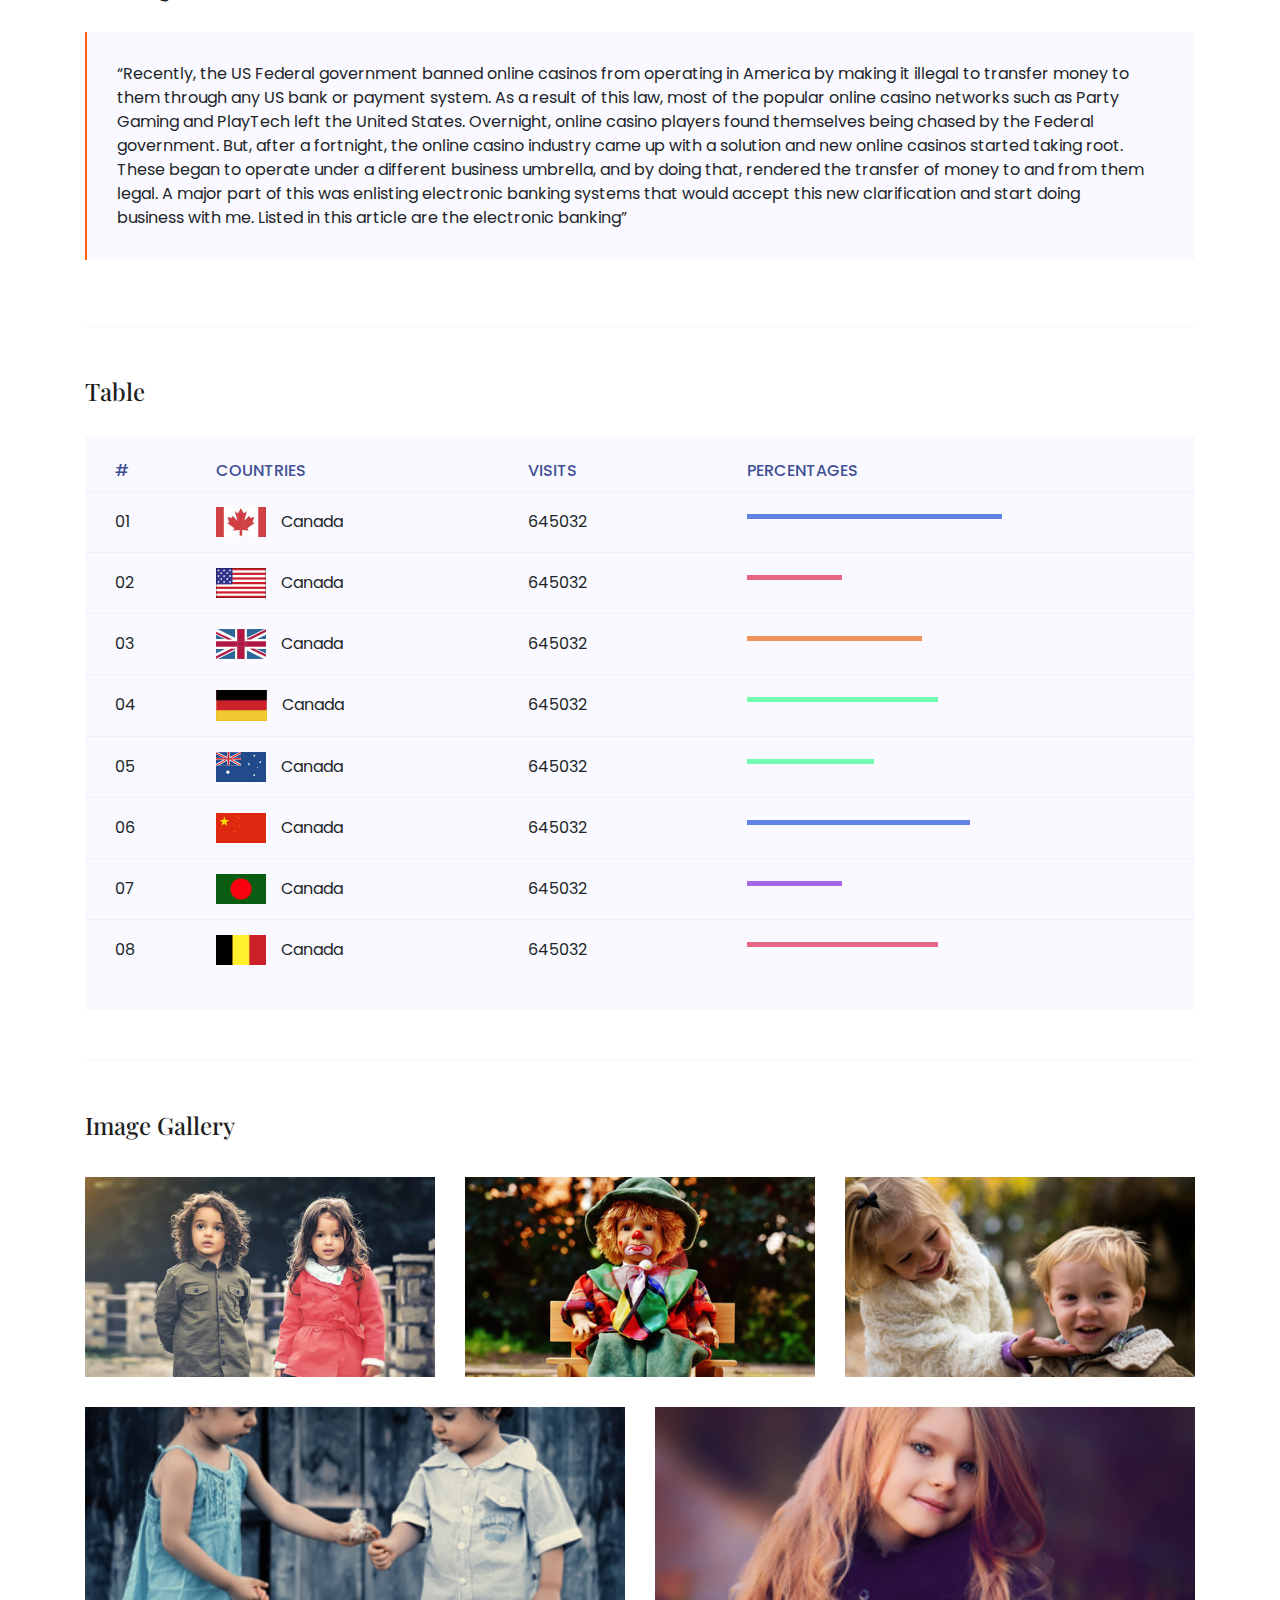
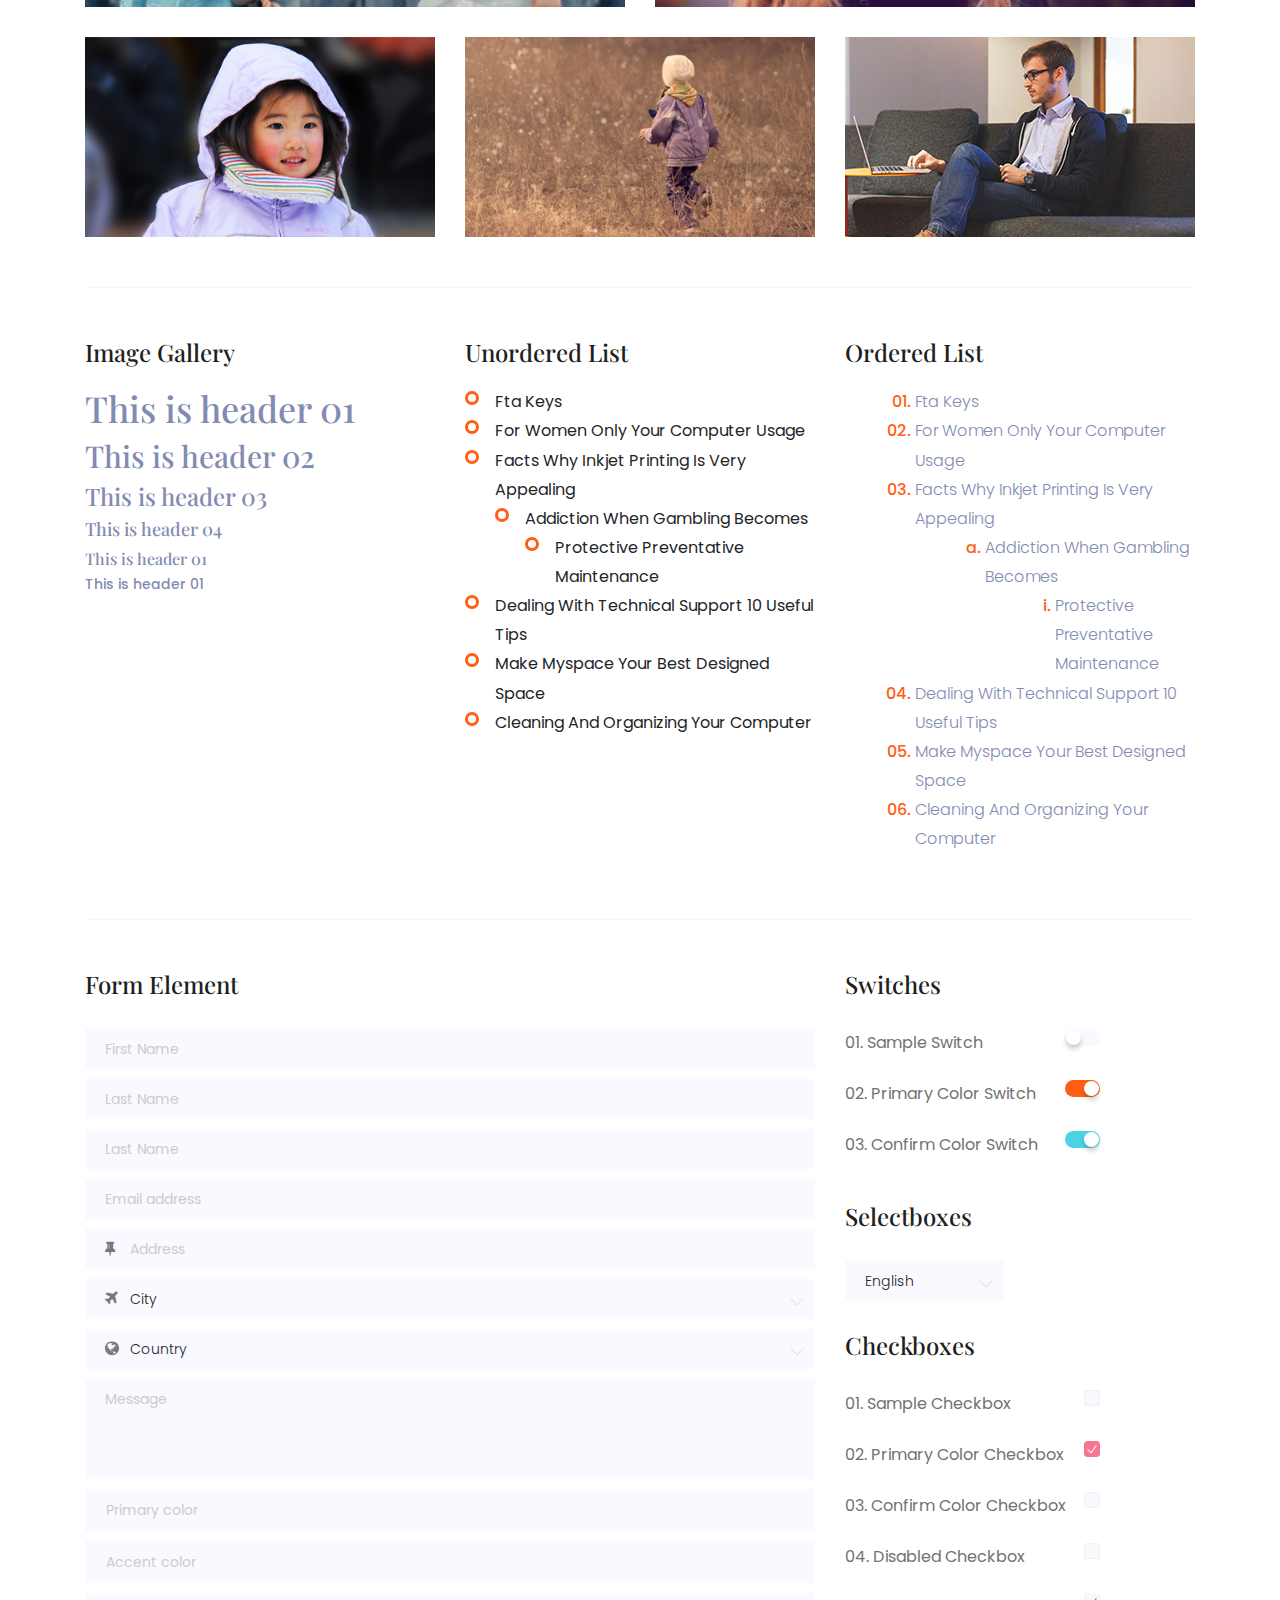
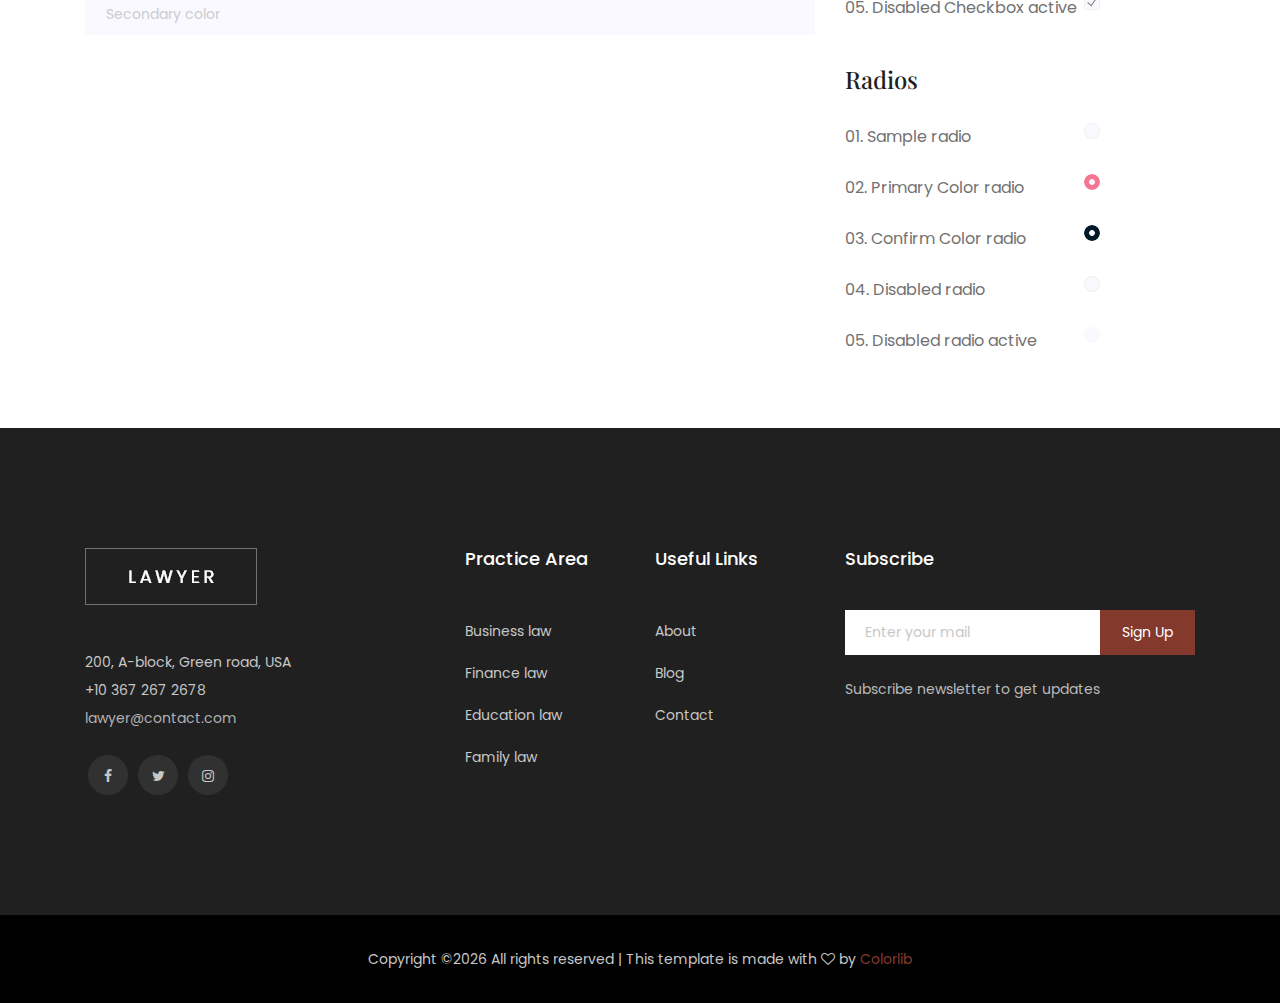
<file: azanha-advocacia/elements.html>
<!doctype html>
<html class="no-js" lang="pt-br">

<head>
	<meta charset="utf-8">
	<meta http-equiv="x-ua-compatible" content="ie=edge">
	<title>Azanha, Cançado e Gaspar Sociedade de Advogados</title>
	<meta name="description" content="Advogado Imobiláario e Empresarial">
	<meta name="viewport" content="width=device-width, initial-scale=1">
	<meta name="keywords" content="Advogado, advogado condominial, advogado empresarial, advogado imobiliario, advogado trabalhista">

	<!-- <link rel="manifest" href="site.webmanifest"> -->
	<!-- <link rel="shortcut icon" type="image/x-icon" href="img/favicon.png"> -->
	<!-- Place favicon.ico in the root directory -->

	<!-- CSS here -->
	<link rel="stylesheet" href="css/bootstrap.min.css">
	<link rel="stylesheet" href="css/owl.carousel.min.css">
	<link rel="stylesheet" href="css/magnific-popup.css">
	<link rel="stylesheet" href="css/font-awesome.min.css">
	<link rel="stylesheet" href="css/themify-icons.css">
	<link rel="stylesheet" href="css/nice-select.css">
	<link rel="stylesheet" href="css/flaticon.css">
	<link rel="stylesheet" href="css/flaticon.css">
	<link rel="stylesheet" href="css/gijgo.css">
	<link rel="stylesheet" href="css/slicknav.css">
	<link rel="stylesheet" href="css/style.css">
	<!-- <link rel="stylesheet" href="css/responsive.css"> -->
	<link rel="shortcut icon" href="img/favicon-branco.png" type="image/favicon-branco.png">
</head>

<body>
	<!--[if lte IE 9]>
            <p class="browserupgrade">You are using an <strong>outdated</strong> browser. Please <a href="https://browsehappy.com/">upgrade your browser</a> to improve your experience and security.</p>
        <![endif]-->

 <!-- header-start -->
 <header>
	<div class="header-area ">
		<div id="sticky-header" class="main-header-area">
			<div class="container-fluid p-0">
				<div class="row align-items-center justify-content-between no-gutters">
					<div class="col-xl-2 col-lg-2">
						<div class="logo-img">
							<a href="index.html">
								<img src="img/logo.png" alt="">
							</a>
						</div>
					</div>
					<div class="col-xl-7 col-lg-8">
						<div class="main-menu  d-none d-lg-block">
							<nav>
								<ul id="navigation">
									<li><a class="active" href="index.html">home</a></li>
									<li><a href="about.html">Sobre</a></li>
									<li><a href="Practice.html">Serviços</a></li>
									<!--
									<li><a href="#">blog <i class="ti-angle-down"></i></a>
										<ul class="submenu">
											<li><a href="blog.html">blog</a></li>
											<li><a href="single-blog.html">single-blog</a></li>
										</ul>
									</li>
									<li><a href="#">pages <i class="ti-angle-down"></i></a>
										<ul class="submenu">
											<li><a href="elements.html">elements</a></li>
										</ul>
									</li>
									-->
									<li><a href="contact.html">Contato</a></li>
								</ul>
							</nav>
						</div>
					</div>
					<div class="col-xl-3 col-lg-2 d-none d-lg-block">
						<div class="social_media_links">
							<ul>
								<li><a href="#"> <i class="fa fa-facebook"></i> </a></li>
								<li><a href="#"> <i class="fa fa-twitter"></i> </a></li>
								<li><a href="#"> <i class="fa fa-instagram"></i> </a></li>
							</ul>
						</div>
					</div>
					<div class="col-12">
						<div class="mobile_menu d-block d-lg-none"></div>
					</div>
				</div>
			</div>
		</div>
	</div>
</header>
 <!-- header-end -->
 
 <!-- bradcam_area_start  -->
 <div class="bradcam_area">
	<div class="bradcam_inner bradcam_bg_2 d-flex align-items-center">
		<div class="container">
			<div class="row">
				<div class="col-xl-12">
					<div class="bradcam_text text-center">
						<h3>Elements </h3>
					</div>
				</div>
			</div>
		</div>
	</div>
 </div>
 <!-- bradcam_area_end  -->

	<!-- Start Sample Area -->
	<section class="sample-text-area">
		<div class="container box_1170">
			<h3 class="text-heading">Text Sample</h3>
			<p class="sample-text">
				Every avid independent filmmaker has <b>Bold</b> about making that <i>Italic</i> interest documentary,
				or short
				film to show off their creative prowess. Many have great ideas and want to “wow”
				the<sup>Superscript</sup> scene,
				or video renters with their big project. But once you have the<sub>Subscript</sub> “in the can” (no easy
				feat), how
				do you move from a <del>Strike</del> through of master DVDs with the <u>“Underline”</u> marked
				hand-written title
				inside a secondhand CD case, to a pile of cardboard boxes full of shiny new, retail-ready DVDs, with UPC
				barcodes
				and polywrap sitting on your doorstep? You need to create eye-popping artwork and have your project
				replicated.
				Using a reputable full service DVD Replication company like PacificDisc, Inc. to partner with is
				certainly a
				helpful option to ensure a professional end result, but to help with your DVD replication project, here
				are 4 easy
				steps to follow for good DVD replication results:

			</p>
		</div>
	</section>
	<!-- End Sample Area -->

	<!-- Start Button -->
	<section class="button-area">
		<div class="container box_1170 border-top-generic">
			<h3 class="text-heading">Sample Buttons</h3>
			<div class="button-group-area">
				<a href="#" class="genric-btn default">Default</a>
				<a href="#" class="genric-btn primary">Primary</a>
				<a href="#" class="genric-btn success">Success</a>
				<a href="#" class="genric-btn info">Info</a>
				<a href="#" class="genric-btn warning">Warning</a>
				<a href="#" class="genric-btn danger">Danger</a>
				<a href="#" class="genric-btn link">Link</a>
				<a href="#" class="genric-btn disable">Disable</a>
			</div>
			<div class="button-group-area mt-10">
				<a href="#" class="genric-btn default-border">Default</a>
				<a href="#" class="genric-btn primary-border">Primary</a>
				<a href="#" class="genric-btn success-border">Success</a>
				<a href="#" class="genric-btn info-border">Info</a>
				<a href="#" class="genric-btn warning-border">Warning</a>
				<a href="#" class="genric-btn danger-border">Danger</a>
				<a href="#" class="genric-btn link-border">Link</a>
				<a href="#" class="genric-btn disable">Disable</a>
			</div>
			<div class="button-group-area mt-40">
				<a href="#" class="genric-btn default radius">Default</a>
				<a href="#" class="genric-btn primary radius">Primary</a>
				<a href="#" class="genric-btn success radius">Success</a>
				<a href="#" class="genric-btn info radius">Info</a>
				<a href="#" class="genric-btn warning radius">Warning</a>
				<a href="#" class="genric-btn danger radius">Danger</a>
				<a href="#" class="genric-btn link radius">Link</a>
				<a href="#" class="genric-btn disable radius">Disable</a>
			</div>
			<div class="button-group-area mt-10">
				<a href="#" class="genric-btn default-border radius">Default</a>
				<a href="#" class="genric-btn primary-border radius">Primary</a>
				<a href="#" class="genric-btn success-border radius">Success</a>
				<a href="#" class="genric-btn info-border radius">Info</a>
				<a href="#" class="genric-btn warning-border radius">Warning</a>
				<a href="#" class="genric-btn danger-border radius">Danger</a>
				<a href="#" class="genric-btn link-border radius">Link</a>
				<a href="#" class="genric-btn disable radius">Disable</a>
			</div>
			<div class="button-group-area mt-40">
				<a href="#" class="genric-btn default circle">Default</a>
				<a href="#" class="genric-btn primary circle">Primary</a>
				<a href="#" class="genric-btn success circle">Success</a>
				<a href="#" class="genric-btn info circle">Info</a>
				<a href="#" class="genric-btn warning circle">Warning</a>
				<a href="#" class="genric-btn danger circle">Danger</a>
				<a href="#" class="genric-btn link circle">Link</a>
				<a href="#" class="genric-btn disable circle">Disable</a>
			</div>
			<div class="button-group-area mt-10">
				<a href="#" class="genric-btn default-border circle">Default</a>
				<a href="#" class="genric-btn primary-border circle">Primary</a>
				<a href="#" class="genric-btn success-border circle">Success</a>
				<a href="#" class="genric-btn info-border circle">Info</a>
				<a href="#" class="genric-btn warning-border circle">Warning</a>
				<a href="#" class="genric-btn danger-border circle">Danger</a>
				<a href="#" class="genric-btn link-border circle">Link</a>
				<a href="#" class="genric-btn disable circle">Disable</a>
			</div>
			<div class="button-group-area mt-40">
				<a href="#" class="genric-btn default circle arrow">Default<span class="lnr lnr-arrow-right"></span></a>
				<a href="#" class="genric-btn primary circle arrow">Primary<span class="lnr lnr-arrow-right"></span></a>
				<a href="#" class="genric-btn success circle arrow">Success<span class="lnr lnr-arrow-right"></span></a>
				<a href="#" class="genric-btn info circle arrow">Info<span class="lnr lnr-arrow-right"></span></a>
				<a href="#" class="genric-btn warning circle arrow">Warning<span class="lnr lnr-arrow-right"></span></a>
				<a href="#" class="genric-btn danger circle arrow">Danger<span class="lnr lnr-arrow-right"></span></a>
			</div>
			<div class="button-group-area mt-10">
				<a href="#" class="genric-btn default-border circle arrow">Default<span
						class="lnr lnr-arrow-right"></span></a>
				<a href="#" class="genric-btn primary-border circle arrow">Primary<span
						class="lnr lnr-arrow-right"></span></a>
				<a href="#" class="genric-btn success-border circle arrow">Success<span
						class="lnr lnr-arrow-right"></span></a>
				<a href="#" class="genric-btn info-border circle arrow">Info<span
						class="lnr lnr-arrow-right"></span></a>
				<a href="#" class="genric-btn warning-border circle arrow">Warning<span
						class="lnr lnr-arrow-right"></span></a>
				<a href="#" class="genric-btn danger-border circle arrow">Danger<span
						class="lnr lnr-arrow-right"></span></a>
			</div>
			<div class="button-group-area mt-40">
				<a href="#" class="genric-btn primary e-large">Extra Large</a>
				<a href="#" class="genric-btn success large">Large</a>
				<a href="#" class="genric-btn primary">Default</a>
				<a href="#" class="genric-btn success medium">Medium</a>
				<a href="#" class="genric-btn primary small">Small</a>
			</div>
			<div class="button-group-area mt-10">
				<a href="#" class="genric-btn primary-border e-large">Extra Large</a>
				<a href="#" class="genric-btn success-border large">Large</a>
				<a href="#" class="genric-btn primary-border">Default</a>
				<a href="#" class="genric-btn success-border medium">Medium</a>
				<a href="#" class="genric-btn primary-border small">Small</a>
			</div>
		</div>
	</section>
	<!-- End Button -->

	<!-- Start Align Area -->
	<div class="whole-wrap">
		<div class="container box_1170">
			<div class="section-top-border">
				<h3 class="mb-30">Left Aligned</h3>
				<div class="row">
					<div class="col-md-3">
						<img src="img/elements/d.jpg" alt="" class="img-fluid">
					</div>
					<div class="col-md-9 mt-sm-20">
						<p>Recently, the US Federal government banned online casinos from operating in America by making
							it illegal to
							transfer money to them through any US bank or payment system. As a result of this law, most
							of the popular
							online casino networks such as Party Gaming and PlayTech left the United States. Overnight,
							online casino
							players found themselves being chased by the Federal government. But, after a fortnight, the
							online casino
							industry came up with a solution and new online casinos started taking root. These began to
							operate under a
							different business umbrella, and by doing that, rendered the transfer of money to and from
							them legal. A major
							part of this was enlisting electronic banking systems that would accept this new
							clarification and start doing
							business with me. Listed in this article are the electronic banking systems that accept
							players from the United
							States that wish to play in online casinos.</p>
					</div>
				</div>
			</div>
			<div class="section-top-border text-right">
				<h3 class="mb-30">Right Aligned</h3>
				<div class="row">
					<div class="col-md-9">
						<p class="text-right">Over time, even the most sophisticated, memory packed computer can begin
							to run slow if we
							don’t do something to prevent it. The reason why has less to do with how computers are made
							and how they age and
							more to do with the way we use them. You see, all of the daily tasks that we do on our PC
							from running programs
							to downloading and deleting software can make our computer sluggish. To keep this from
							happening, you need to
							understand the reasons why your PC is getting slower and do something to keep your PC
							running at its best. You
							can do this through regular maintenance and PC performance optimization programs</p>
						<p class="text-right">Before we discuss all of the things that could be affecting your PC’s
							performance, let’s
							talk a little about what symptoms</p>
					</div>
					<div class="col-md-3">
						<img src="img/elements/d.jpg" alt="" class="img-fluid">
					</div>
				</div>
			</div>
			<div class="section-top-border">
				<h3 class="mb-30">Definition</h3>
				<div class="row">
					<div class="col-md-4">
						<div class="single-defination">
							<h4 class="mb-20">Definition 01</h4>
							<p>Recently, the US Federal government banned online casinos from operating in America by
								making it illegal to
								transfer money to them through any US bank or payment system. As a result of this law,
								most of the popular
								online casino networks</p>
						</div>
					</div>
					<div class="col-md-4">
						<div class="single-defination">
							<h4 class="mb-20">Definition 02</h4>
							<p>Recently, the US Federal government banned online casinos from operating in America by
								making it illegal to
								transfer money to them through any US bank or payment system. As a result of this law,
								most of the popular
								online casino networks</p>
						</div>
					</div>
					<div class="col-md-4">
						<div class="single-defination">
							<h4 class="mb-20">Definition 03</h4>
							<p>Recently, the US Federal government banned online casinos from operating in America by
								making it illegal to
								transfer money to them through any US bank or payment system. As a result of this law,
								most of the popular
								online casino networks</p>
						</div>
					</div>
				</div>
			</div>
			<div class="section-top-border">
				<h3 class="mb-30">Block Quotes</h3>
				<div class="row">
					<div class="col-lg-12">
						<blockquote class="generic-blockquote">
							“Recently, the US Federal government banned online casinos from operating in America by
							making it illegal to
							transfer money to them through any US bank or payment system. As a result of this law, most
							of the popular
							online casino networks such as Party Gaming and PlayTech left the United States. Overnight,
							online casino
							players found themselves being chased by the Federal government. But, after a fortnight, the
							online casino
							industry came up with a solution and new online casinos started taking root. These began to
							operate under a
							different business umbrella, and by doing that, rendered the transfer of money to and from
							them legal. A major
							part of this was enlisting electronic banking systems that would accept this new
							clarification and start doing
							business with me. Listed in this article are the electronic banking”
						</blockquote>
					</div>
				</div>
			</div>
			<div class="section-top-border">
				<h3 class="mb-30">Table</h3>
				<div class="progress-table-wrap">
					<div class="progress-table">
						<div class="table-head">
							<div class="serial">#</div>
							<div class="country">Countries</div>
							<div class="visit">Visits</div>
							<div class="percentage">Percentages</div>
						</div>
						<div class="table-row">
							<div class="serial">01</div>
							<div class="country"> <img src="img/elements/f1.jpg" alt="flag">Canada</div>
							<div class="visit">645032</div>
							<div class="percentage">
								<div class="progress">
									<div class="progress-bar color-1" role="progressbar" style="width: 80%"
										aria-valuenow="80" aria-valuemin="0" aria-valuemax="100"></div>
								</div>
							</div>
						</div>
						<div class="table-row">
							<div class="serial">02</div>
							<div class="country"> <img src="img/elements/f2.jpg" alt="flag">Canada</div>
							<div class="visit">645032</div>
							<div class="percentage">
								<div class="progress">
									<div class="progress-bar color-2" role="progressbar" style="width: 30%"
										aria-valuenow="30" aria-valuemin="0" aria-valuemax="100"></div>
								</div>
							</div>
						</div>
						<div class="table-row">
							<div class="serial">03</div>
							<div class="country"> <img src="img/elements/f3.jpg" alt="flag">Canada</div>
							<div class="visit">645032</div>
							<div class="percentage">
								<div class="progress">
									<div class="progress-bar color-3" role="progressbar" style="width: 55%"
										aria-valuenow="55" aria-valuemin="0" aria-valuemax="100"></div>
								</div>
							</div>
						</div>
						<div class="table-row">
							<div class="serial">04</div>
							<div class="country"> <img src="img/elements/f4.jpg" alt="flag">Canada</div>
							<div class="visit">645032</div>
							<div class="percentage">
								<div class="progress">
									<div class="progress-bar color-4" role="progressbar" style="width: 60%"
										aria-valuenow="60" aria-valuemin="0" aria-valuemax="100"></div>
								</div>
							</div>
						</div>
						<div class="table-row">
							<div class="serial">05</div>
							<div class="country"> <img src="img/elements/f5.jpg" alt="flag">Canada</div>
							<div class="visit">645032</div>
							<div class="percentage">
								<div class="progress">
									<div class="progress-bar color-5" role="progressbar" style="width: 40%"
										aria-valuenow="40" aria-valuemin="0" aria-valuemax="100"></div>
								</div>
							</div>
						</div>
						<div class="table-row">
							<div class="serial">06</div>
							<div class="country"> <img src="img/elements/f6.jpg" alt="flag">Canada</div>
							<div class="visit">645032</div>
							<div class="percentage">
								<div class="progress">
									<div class="progress-bar color-6" role="progressbar" style="width: 70%"
										aria-valuenow="70" aria-valuemin="0" aria-valuemax="100"></div>
								</div>
							</div>
						</div>
						<div class="table-row">
							<div class="serial">07</div>
							<div class="country"> <img src="img/elements/f7.jpg" alt="flag">Canada</div>
							<div class="visit">645032</div>
							<div class="percentage">
								<div class="progress">
									<div class="progress-bar color-7" role="progressbar" style="width: 30%"
										aria-valuenow="30" aria-valuemin="0" aria-valuemax="100"></div>
								</div>
							</div>
						</div>
						<div class="table-row">
							<div class="serial">08</div>
							<div class="country"> <img src="img/elements/f8.jpg" alt="flag">Canada</div>
							<div class="visit">645032</div>
							<div class="percentage">
								<div class="progress">
									<div class="progress-bar color-8" role="progressbar" style="width: 60%"
										aria-valuenow="60" aria-valuemin="0" aria-valuemax="100"></div>
								</div>
							</div>
						</div>
					</div>
				</div>
			</div>
			<div class="section-top-border">
				<h3>Image Gallery</h3>
				<div class="row gallery-item">
					<div class="col-md-4">
						<a href="img/elements/g1.jpg" class="img-pop-up">
							<div class="single-gallery-image" style="background: url(img/elements/g1.jpg);"></div>
						</a>
					</div>
					<div class="col-md-4">
						<a href="img/elements/g2.jpg" class="img-pop-up">
							<div class="single-gallery-image" style="background: url(img/elements/g2.jpg);"></div>
						</a>
					</div>
					<div class="col-md-4">
						<a href="img/elements/g3.jpg" class="img-pop-up">
							<div class="single-gallery-image" style="background: url(img/elements/g3.jpg);"></div>
						</a>
					</div>
					<div class="col-md-6">
						<a href="img/elements/g4.jpg" class="img-pop-up">
							<div class="single-gallery-image" style="background: url(img/elements/g4.jpg);"></div>
						</a>
					</div>
					<div class="col-md-6">
						<a href="img/elements/g5.jpg" class="img-pop-up">
							<div class="single-gallery-image" style="background: url(img/elements/g5.jpg);"></div>
						</a>
					</div>
					<div class="col-md-4">
						<a href="img/elements/g6.jpg" class="img-pop-up">
							<div class="single-gallery-image" style="background: url(img/elements/g6.jpg);"></div>
						</a>
					</div>
					<div class="col-md-4">
						<a href="img/elements/g7.jpg" class="img-pop-up">
							<div class="single-gallery-image" style="background: url(img/elements/g7.jpg);"></div>
						</a>
					</div>
					<div class="col-md-4">
						<a href="img/elements/g8.jpg" class="img-pop-up">
							<div class="single-gallery-image" style="background: url(img/elements/g8.jpg);"></div>
						</a>
					</div>
				</div>
			</div>
			<div class="section-top-border">
				<div class="row">
					<div class="col-md-4">
						<h3 class="mb-20">Image Gallery</h3>
						<div class="typography">
							<h1>This is header 01</h1>
							<h2>This is header 02</h2>
							<h3>This is header 03</h3>
							<h4>This is header 04</h4>
							<h5>This is header 01</h5>
							<h6>This is header 01</h6>
						</div>
					</div>
					<div class="col-md-4 mt-sm-30">
						<h3 class="mb-20">Unordered List</h3>
						<div class="">
							<ul class="unordered-list">
								<li>Fta Keys</li>
								<li>For Women Only Your Computer Usage</li>
								<li>Facts Why Inkjet Printing Is Very Appealing
									<ul>
										<li>Addiction When Gambling Becomes
											<ul>
												<li>Protective Preventative Maintenance</li>
											</ul>
										</li>
									</ul>
								</li>
								<li>Dealing With Technical Support 10 Useful Tips</li>
								<li>Make Myspace Your Best Designed Space</li>
								<li>Cleaning And Organizing Your Computer</li>
							</ul>
						</div>
					</div>
					<div class="col-md-4 mt-sm-30">
						<h3 class="mb-20">Ordered List</h3>
						<div class="">
							<ol class="ordered-list">
								<li><span>Fta Keys</span></li>
								<li><span>For Women Only Your Computer Usage</span></li>
								<li><span>Facts Why Inkjet Printing Is Very Appealing</span>
									<ol class="ordered-list-alpha">
										<li><span>Addiction When Gambling Becomes</span>
											<ol class="ordered-list-roman">
												<li><span>Protective Preventative Maintenance</span></li>
											</ol>
										</li>
									</ol>
								</li>
								<li><span>Dealing With Technical Support 10 Useful Tips</span></li>
								<li><span>Make Myspace Your Best Designed Space</span></li>
								<li><span>Cleaning And Organizing Your Computer</span></li>
							</ol>
						</div>
					</div>
				</div>
			</div>
			<div class="section-top-border">
				<div class="row">
					<div class="col-lg-8 col-md-8">
						<h3 class="mb-30">Form Element</h3>
						<form action="#">
							<div class="mt-10">
								<input type="text" name="first_name" placeholder="First Name"
									onfocus="this.placeholder = ''" onblur="this.placeholder = 'First Name'" required
									class="single-input">
							</div>
							<div class="mt-10">
								<input type="text" name="last_name" placeholder="Last Name"
									onfocus="this.placeholder = ''" onblur="this.placeholder = 'Last Name'" required
									class="single-input">
							</div>
							<div class="mt-10">
								<input type="text" name="last_name" placeholder="Last Name"
									onfocus="this.placeholder = ''" onblur="this.placeholder = 'Last Name'" required
									class="single-input">
							</div>
							<div class="mt-10">
								<input type="email" name="EMAIL" placeholder="Email address"
									onfocus="this.placeholder = ''" onblur="this.placeholder = 'Email address'" required
									class="single-input">
							</div>
							<div class="input-group-icon mt-10">
								<div class="icon"><i class="fa fa-thumb-tack" aria-hidden="true"></i></div>
								<input type="text" name="address" placeholder="Address" onfocus="this.placeholder = ''"
									onblur="this.placeholder = 'Address'" required class="single-input">
							</div>
							<div class="input-group-icon mt-10">
								<div class="icon"><i class="fa fa-plane" aria-hidden="true"></i></div>
								<div class="form-select" id="default-select"">
											<select>
												<option value=" 1">City</option>
									<option value="1">Dhaka</option>
									<option value="1">Dilli</option>
									<option value="1">Newyork</option>
									<option value="1">Islamabad</option>
									</select>
								</div>
							</div>
							<div class="input-group-icon mt-10">
								<div class="icon"><i class="fa fa-globe" aria-hidden="true"></i></div>
								<div class="form-select" id="default-select"">
											<select>
												<option value=" 1">Country</option>
									<option value="1">Bangladesh</option>
									<option value="1">India</option>
									<option value="1">England</option>
									<option value="1">Srilanka</option>
									</select>
								</div>
							</div>

							<div class="mt-10">
								<textarea class="single-textarea" placeholder="Message" onfocus="this.placeholder = ''"
									onblur="this.placeholder = 'Message'" required></textarea>
							</div>
							<!-- For Gradient Border Use -->
							<!-- <div class="mt-10">
										<div class="primary-input">
											<input id="primary-input" type="text" name="first_name" placeholder="Primary color" onfocus="this.placeholder = ''" onblur="this.placeholder = 'Primary color'">
											<label for="primary-input"></label>
										</div>
									</div> -->
							<div class="mt-10">
								<input type="text" name="first_name" placeholder="Primary color"
									onfocus="this.placeholder = ''" onblur="this.placeholder = 'Primary color'" required
									class="single-input-primary">
							</div>
							<div class="mt-10">
								<input type="text" name="first_name" placeholder="Accent color"
									onfocus="this.placeholder = ''" onblur="this.placeholder = 'Accent color'" required
									class="single-input-accent">
							</div>
							<div class="mt-10">
								<input type="text" name="first_name" placeholder="Secondary color"
									onfocus="this.placeholder = ''" onblur="this.placeholder = 'Secondary color'"
									required class="single-input-secondary">
							</div>
						</form>
					</div>
					<div class="col-lg-3 col-md-4 mt-sm-30">
						<div class="single-element-widget">
							<h3 class="mb-30">Switches</h3>
							<div class="switch-wrap d-flex justify-content-between">
								<p>01. Sample Switch</p>
								<div class="primary-switch">
									<input type="checkbox" id="default-switch">
									<label for="default-switch"></label>
								</div>
							</div>
							<div class="switch-wrap d-flex justify-content-between">
								<p>02. Primary Color Switch</p>
								<div class="primary-switch">
									<input type="checkbox" id="primary-switch" checked>
									<label for="primary-switch"></label>
								</div>
							</div>
							<div class="switch-wrap d-flex justify-content-between">
								<p>03. Confirm Color Switch</p>
								<div class="confirm-switch">
									<input type="checkbox" id="confirm-switch" checked>
									<label for="confirm-switch"></label>
								</div>
							</div>
						</div>
						<div class="single-element-widget mt-30">
							<h3 class="mb-30">Selectboxes</h3>
							<div class="default-select" id="default-select"">
										<select>
											<option value=" 1">English</option>
								<option value="1">Spanish</option>
								<option value="1">Arabic</option>
								<option value="1">Portuguise</option>
								<option value="1">Bengali</option>
								</select>
							</div>
						</div>
						<div class="single-element-widget mt-30">
							<h3 class="mb-30">Checkboxes</h3>
							<div class="switch-wrap d-flex justify-content-between">
								<p>01. Sample Checkbox</p>
								<div class="primary-checkbox">
									<input type="checkbox" id="default-checkbox">
									<label for="default-checkbox"></label>
								</div>
							</div>
							<div class="switch-wrap d-flex justify-content-between">
								<p>02. Primary Color Checkbox</p>
								<div class="primary-checkbox">
									<input type="checkbox" id="primary-checkbox" checked>
									<label for="primary-checkbox"></label>
								</div>
							</div>
							<div class="switch-wrap d-flex justify-content-between">
								<p>03. Confirm Color Checkbox</p>
								<div class="confirm-checkbox">
									<input type="checkbox" id="confirm-checkbox">
									<label for="confirm-checkbox"></label>
								</div>
							</div>
							<div class="switch-wrap d-flex justify-content-between">
								<p>04. Disabled Checkbox</p>
								<div class="disabled-checkbox">
									<input type="checkbox" id="disabled-checkbox" disabled>
									<label for="disabled-checkbox"></label>
								</div>
							</div>
							<div class="switch-wrap d-flex justify-content-between">
								<p>05. Disabled Checkbox active</p>
								<div class="disabled-checkbox">
									<input type="checkbox" id="disabled-checkbox-active" checked disabled>
									<label for="disabled-checkbox-active"></label>
								</div>
							</div>
						</div>
						<div class="single-element-widget mt-30">
							<h3 class="mb-30">Radios</h3>
							<div class="switch-wrap d-flex justify-content-between">
								<p>01. Sample radio</p>
								<div class="primary-radio">
									<input type="checkbox" id="default-radio">
									<label for="default-radio"></label>
								</div>
							</div>
							<div class="switch-wrap d-flex justify-content-between">
								<p>02. Primary Color radio</p>
								<div class="primary-radio">
									<input type="checkbox" id="primary-radio" checked>
									<label for="primary-radio"></label>
								</div>
							</div>
							<div class="switch-wrap d-flex justify-content-between">
								<p>03. Confirm Color radio</p>
								<div class="confirm-radio">
									<input type="checkbox" id="confirm-radio" checked>
									<label for="confirm-radio"></label>
								</div>
							</div>
							<div class="switch-wrap d-flex justify-content-between">
								<p>04. Disabled radio</p>
								<div class="disabled-radio">
									<input type="checkbox" id="disabled-radio" disabled>
									<label for="disabled-radio"></label>
								</div>
							</div>
							<div class="switch-wrap d-flex justify-content-between">
								<p>05. Disabled radio active</p>
								<div class="disabled-radio">
									<input type="checkbox" id="disabled-radio-active" checked disabled>
									<label for="disabled-radio-active"></label>
								</div>
							</div>
						</div>
					</div>
				</div>
			</div>
		</div>
	</div>
	<!-- End Align Area -->

    <!-- footer_start -->
    <footer class="footer">
        <div class="footer_top">
            <div class="container">
                <div class="row">
                    <div class="col-xl-4 col-md-6 col-lg-3">
                        <div class="footer_widget">
                            <div class="footer_logo">
                                <a href="index.html">
                                    <img src="img/logo.png" alt="">
                                </a>
                            </div>
                            <p class="footer_text">200, A-block, Green road, USA <br>
                                +10 367 267 2678 <br>
                                <a class="domain" href="#">lawyer@contact.com</a></p>
                            <div class="socail_links">
                                <ul>
                                    <li>
                                        <a href="#">
                                            <i class="fa fa-facebook"></i>
                                        </a>
                                    </li>
                                    <li>
                                        <a href="#">
                                            <i class="fa fa-twitter"></i>
                                        </a>
                                    </li>
                                    <li>
                                        <a href="#">
                                            <i class="fa fa-instagram"></i>
                                        </a>
                                    </li>
                                </ul>
                            </div>
                        </div>
                    </div>
                    <div class="col-xl-2 col-md-6 col-lg-2">
                        <div class="footer_widget">
                            <h3 class="footer_title">
                                    Practice Area
                            </h3>
                            <ul>
                                <li><a href="#">Business law
                                    </a></li>
                                <li><a href="#">Finance law</a></li>
                                <li><a href="#">Education law</a></li>
                                <li><a href="#">Family law</a></li>
                            </ul>
                        </div>
                    </div>
                    <div class="col-xl-2 col-md-6 col-lg-2">
                        <div class="footer_widget">
                            <h3 class="footer_title">
                                    Useful Links
                            </h3>
                            <ul>
                                <li><a href="#">About</a></li>
                                <li><a href="#">Blog</a></li>
                                <li><a href="#"> Contact</a></li>
                            </ul>
                        </div>
                    </div>
                    <div class="col-xl-4 col-md-6 col-lg-4">
                        <div class="footer_widget">
                            <h3 class="footer_title">
                                    Subscribe
                            </h3>
                            <form action="#" class="newsletter_form">
                                <input type="text" placeholder="Enter your mail">
                                <button type="submit">Sign Up</button>
                            </form>
                            <p class="newsletter_text">Subscribe newsletter to get updates</p>
                        </div>
                    </div>
                </div>
            </div>
        </div>
        <div class="copy-right_text">
            <div class="container">
                <div class="footer_border"></div>
                <div class="row">
                    <div class="col-xl-12">
                        <p class="copy_right text-center">
                            <!-- Link back to Colorlib can't be removed. Template is licensed under CC BY 3.0. -->
Copyright &copy;<script>document.write(new Date().getFullYear());</script> All rights reserved | This template is made with <i class="fa fa-heart-o" aria-hidden="true"></i> by <a href="https://colorlib.com" target="_blank">Colorlib</a>
<!-- Link back to Colorlib can't be removed. Template is licensed under CC BY 3.0. -->
                        </p>
                    </div>
                </div>
            </div>
        </div>
    </footer>
    <!-- footer_end -->

	<!-- JS here -->
	<script src="js/vendor/modernizr-3.5.0.min.js"></script>
	<script src="js/vendor/jquery-1.12.4.min.js"></script>
	<script src="js/popper.min.js"></script>
	<script src="js/bootstrap.min.js"></script>
	<script src="js/owl.carousel.min.js"></script>
	<script src="js/isotope.pkgd.min.js"></script>
	<script src="js/ajax-form.js"></script>
	<script src="js/waypoints.min.js"></script>
	<script src="js/jquery.counterup.min.js"></script>
	<script src="js/imagesloaded.pkgd.min.js"></script>
	<script src="js/scrollIt.js"></script>
	<script src="js/jquery.scrollUp.min.js"></script>
	<script src="js/wow.min.js"></script>
	<script src="js/nice-select.min.js"></script>
	<script src="js/jquery.slicknav.min.js"></script>
	<script src="js/jquery.magnific-popup.min.js"></script>
	<script src="js/plugins.js"></script>

	<!--contact js-->
	<script src="js/contact.js"></script>
	<script src="js/jquery.ajaxchimp.min.js"></script>
	<script src="js/jquery.form.js"></script>
	<script src="js/jquery.validate.min.js"></script>
	<script src="js/mail-script.js"></script>

	<script src="js/main.js"></script>

</body>
</file>
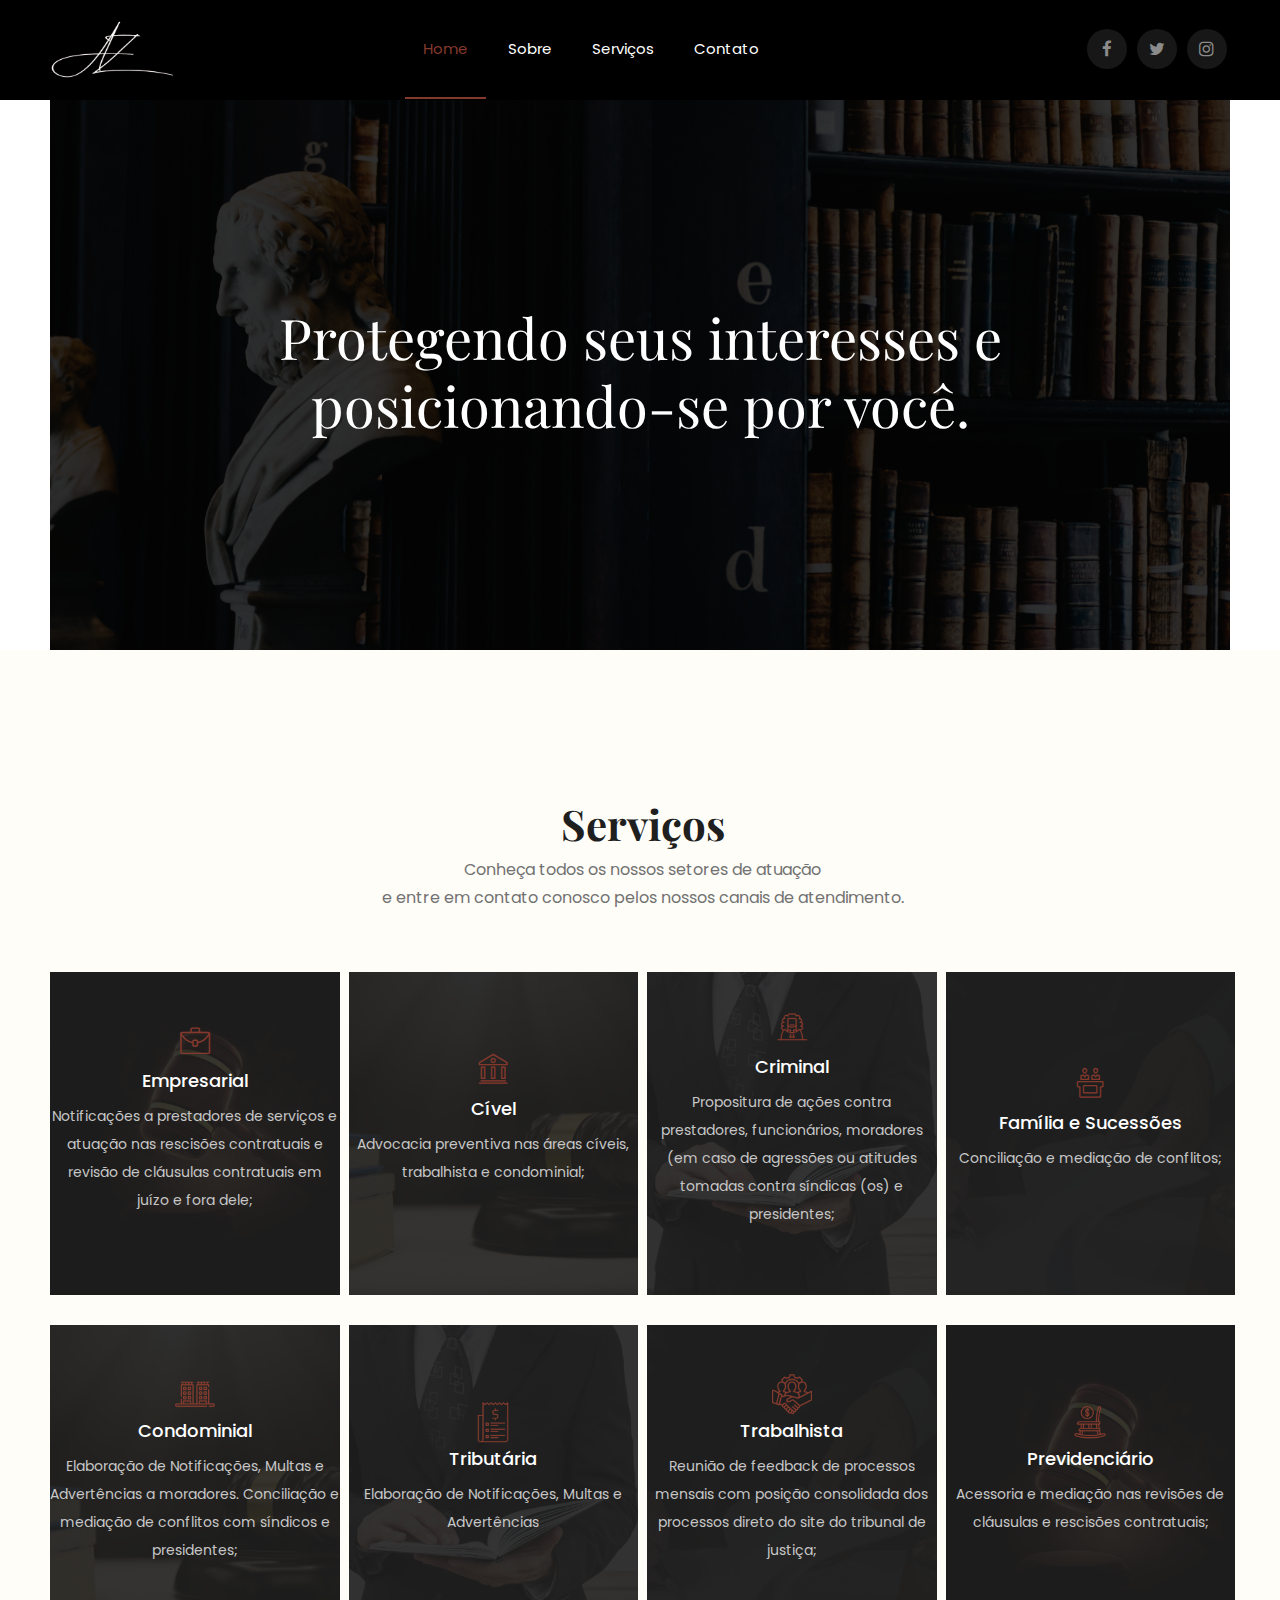
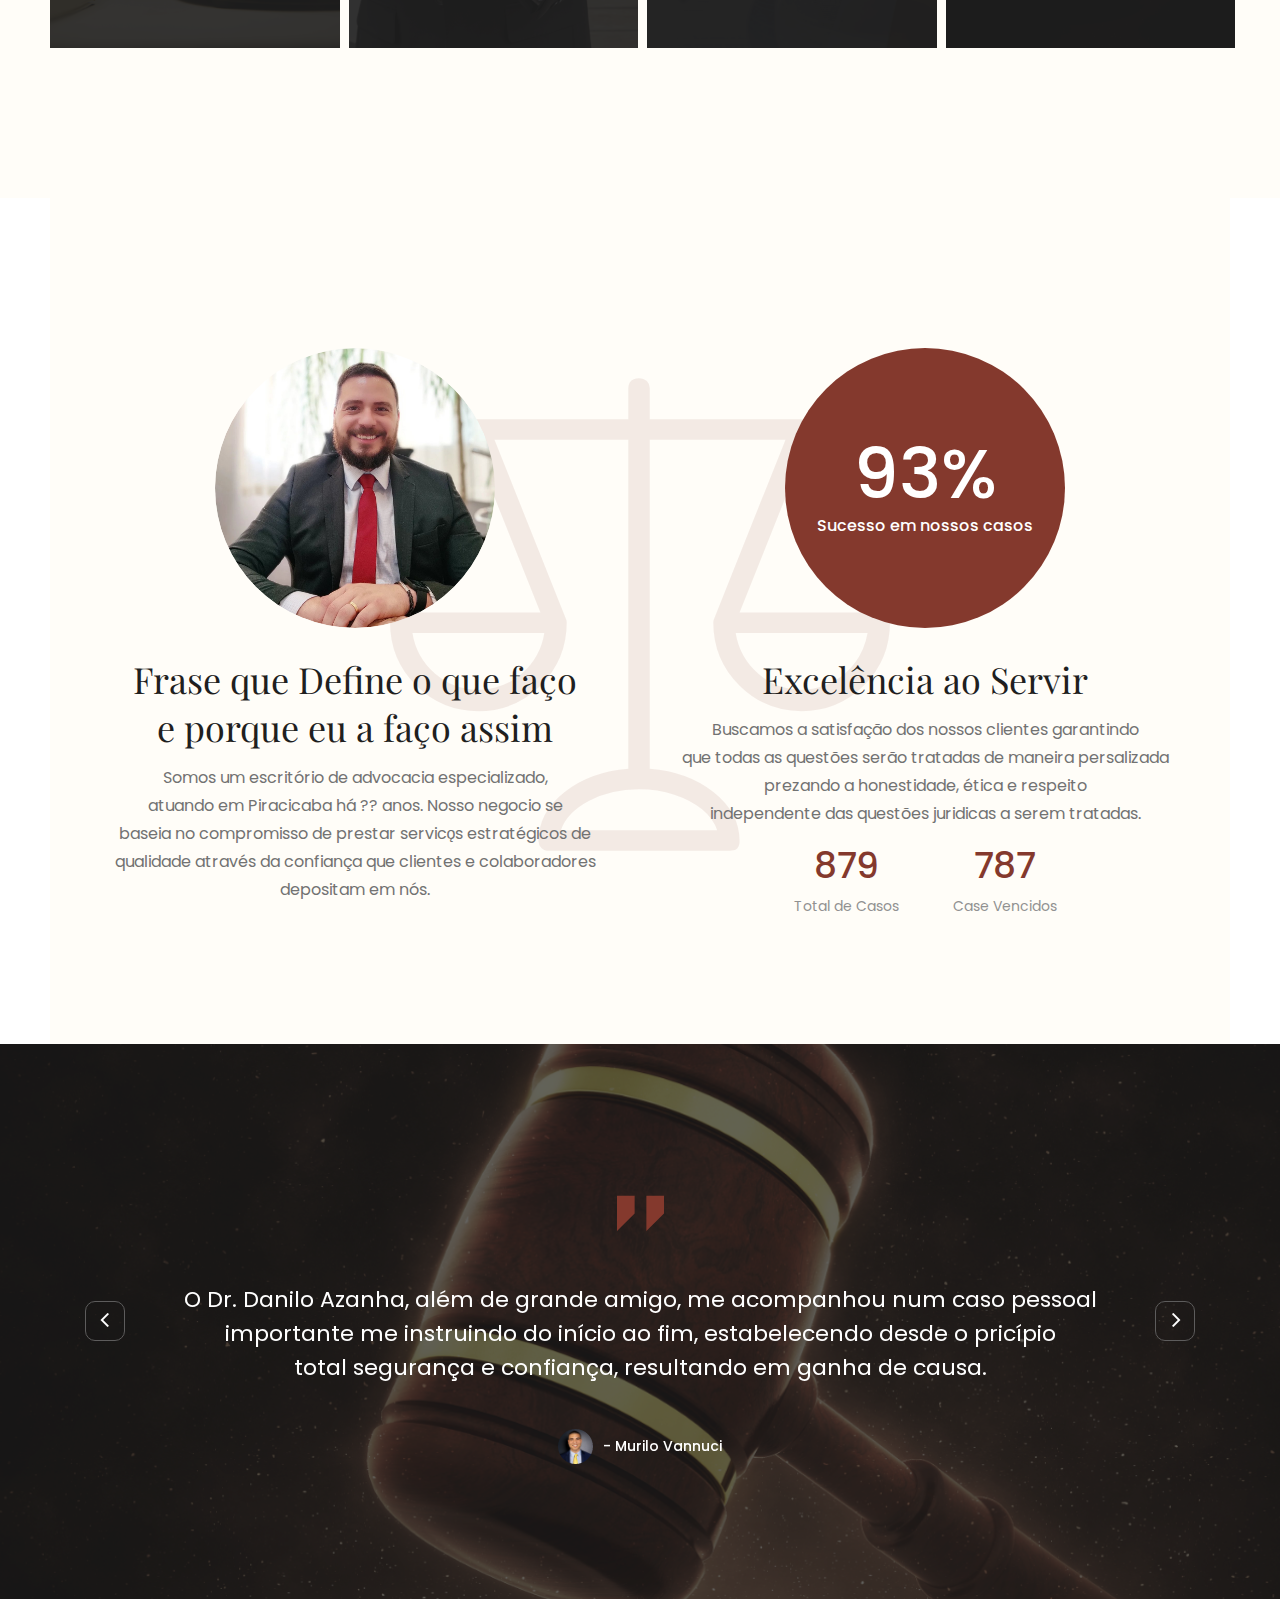
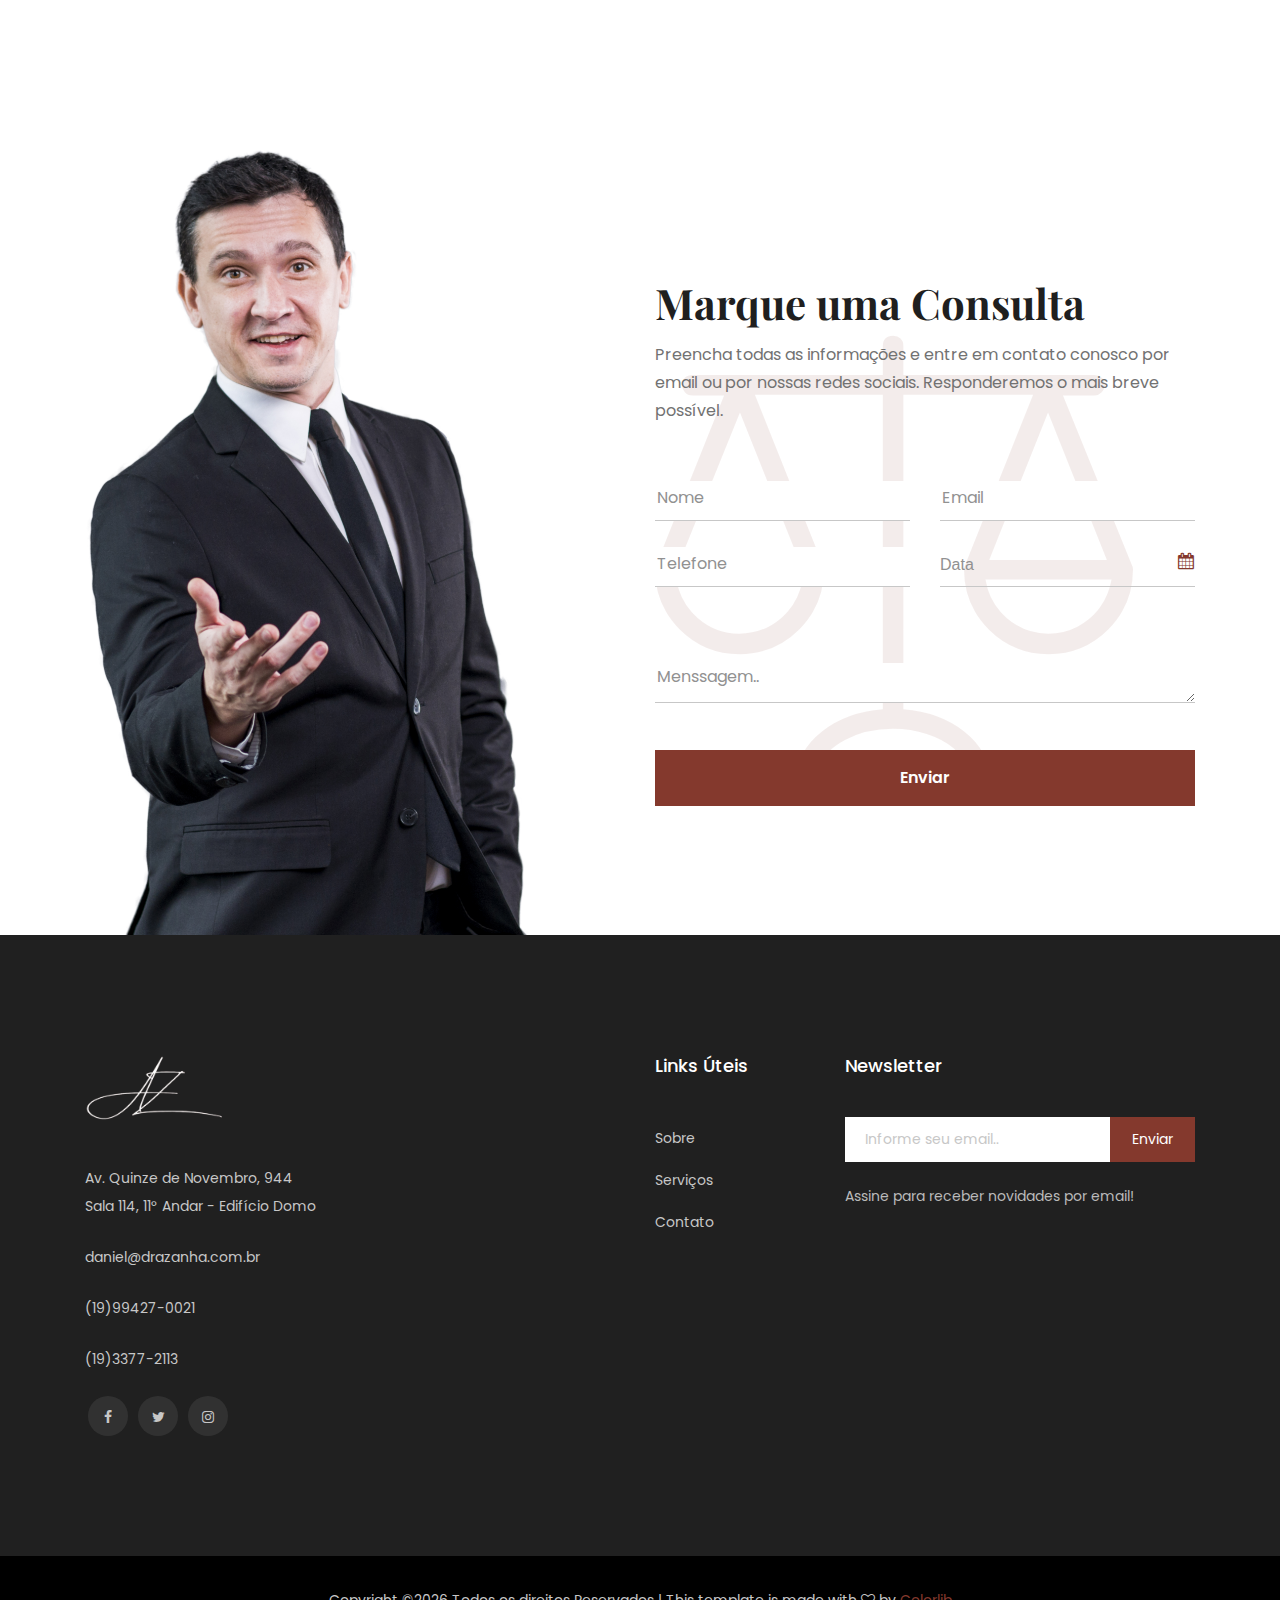
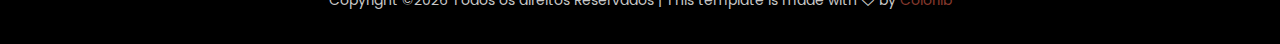
<file: azanha-advocacia/practice.html>
<!doctype html>
<html class="no-js" lang="pt-br">

<head>
    <meta charset="utf-8">
    <meta http-equiv="x-ua-compatible" content="ie=edge">
    <title>Azanha, Cançado e Gaspar Sociedade de Advogados</title>
    <meta name="description" content="Advogado Imobiláario e Empresarial">
    <meta name="viewport" content="width=device-width, initial-scale=1">
    <meta name="keywords" content="Advogado, advogado condominial, advogado empresarial, advogado imobiliario, advogado trabalhista">

    <!-- <link rel="manifest" href="site.webmanifest"> -->
    <!-- <link rel="shortcut icon" type="image/x-icon" href="img/favicon.png"> -->
    <!-- Place favicon.ico in the root directory -->

    <!-- CSS here -->
    <link rel="stylesheet" href="css/bootstrap.min.css">
    <link rel="stylesheet" href="css/owl.carousel.min.css">
    <link rel="stylesheet" href="css/magnific-popup.css">
    <link rel="stylesheet" href="css/font-awesome.min.css">
    <link rel="stylesheet" href="css/themify-icons.css">
    <link rel="stylesheet" href="css/nice-select.css">
    <link rel="stylesheet" href="css/flaticon.css">
    <link rel="stylesheet" href="css/flaticon.css">
    <link rel="stylesheet" href="css/gijgo.css">
    <link rel="stylesheet" href="css/slicknav.css">
    <link rel="stylesheet" href="css/style.css">
    <!-- <link rel="stylesheet" href="css/responsive.css"> -->
    <link rel="shortcut icon" href="img/favicon-branco.png" type="image/favicon-branco.png">
</head>

<body>
    <!--[if lte IE 9]>
            <p class="browserupgrade">You are using an <strong>outdated</strong> browser. Please <a href="https://browsehappy.com/">upgrade your browser</a> to improve your experience and security.</p>
        <![endif]-->

    <!-- header-start -->
    <header>
        <div class="header-area ">
            <div id="sticky-header" class="main-header-area">
                <div class="container-fluid p-0">
                    <div class="row align-items-center justify-content-between no-gutters">
                        <div class="col-xl-2 col-lg-2">
                            <div class="logo-img">
                                <a href="index.html">
                                    <img class="logo-img" src="img/logo-transp.png" alt="Logotipo Daniel Azanha Advocacia">
                                </a>
                            </div>
                        </div>
                        <div class="col-xl-7 col-lg-8">
                            <div class="main-menu  d-none d-lg-block">
                                <nav>
                                    <ul id="navigation">
                                        <li><a class="active" href="index.html">home</a></li>
                                        <li><a href="about.html">Sobre</a></li>
                                        <li><a href="practice.html">Serviços</a></li>
                                        <!--
                                        <li><a href="#">blog <i class="ti-angle-down"></i></a>
                                            <ul class="submenu">
                                                <li><a href="blog.html">blog</a></li>
                                                <li><a href="single-blog.html">single-blog</a></li>
                                            </ul>
                                        </li>
                                        <li><a href="#">pages <i class="ti-angle-down"></i></a>
                                            <ul class="submenu">
                                                <li><a href="elements.html">elements</a></li>
                                            </ul>
                                        </li>
                                        -->
                                        <li><a href="contact.html">Contato</a></li>
                                    </ul>
                                </nav>
                            </div>
                        </div>
                        <div class="col-xl-3 col-lg-2 d-none d-lg-block">
                            <div class="social_media_links">
                                <ul>
                                    <li><a href="https://facebook.com/daniel.azanha" target="_blank"> <i class="fa fa-facebook"></i> </a></li>
                                    <li><a href="#"> <i class="fa fa-twitter"></i> </a></li>
                                    <li><a href="https://instagram.com/azanhaadvocacia/" target="_blank"> <i class="fa fa-instagram"></i> </a></li>
                                </ul>
                            </div>
                        </div>
                        <div class="col-12">
                            <div class="mobile_menu d-block d-lg-none"></div>
                        </div>
                    </div>
                </div>
            </div>
        </div>
    </header>
    <!-- header-end -->

    <!-- bradcam_area_start  -->
    <div class="bradcam_area">
        <div class="bradcam_inner bradcam_bg d-flex align-items-center">
            <div class="container">
                <div class="row">
                    <div class="col-xl-12">
                        <div class="bradcam_text text-center">
                            <h3>Protegendo seus interesses e <br>
                                posicionando-se por você.</h3>
                        </div>
                    </div>
                </div>
            </div>
        </div>
    </div>
    <!-- bradcam_area_end  -->

    <!-- practice_area_start -->
    <div class="practice_area">
        <div class="container-fluid p-0">
            <div class="row">
                <div class="col-xl-12">
                    <div class="section_title text-center mb-60">
                        <h3>Serviços</h3>
                        <p>Conheça todos os nossos setores de atuação <br> e entre em contato conosco pelos nossos canais de atendimento.</p>
                    </div>
                </div>
            </div>
            <div class="row no-gutters">
                <div class="col-xl-3 col-md-6">
                    <div class="single_practice">
                        <div class="practice_image">
                            <img src="img/practice/1.png" alt="">
                        </div>
                        <div class="practice_hover text-center">
                            <div class="hover_inner">
                                <i class="flaticon-case"></i>
                                <h3>Empresarial</h3>
                                <p>Notificações a prestadores de serviços e <br> atuação nas rescisões contratuais e revisão de cláusulas contratuais em juízo e fora dele;</p>
                                <a href="contact.html" class="lern_more">Saiba Mais</a>
                            </div>
                        </div>
                    </div>
                </div>
                <div class="col-xl-3 col-md-6">
                    <div class="single_practice">
                        <div class="practice_image">
                            <img src="img/practice/2.png" alt="">
                        </div>
                        <div class="practice_hover text-center">
                            <div class="hover_inner">
                                <i class="flaticon-courthouse"></i>
                                <h3>Cível</h3>
                                <p>Advocacia preventiva nas áreas cíveis, <br> trabalhista e condominial;</p>
                                    <a href="contact.html" class="lern_more">Saiba Mais</a>
                            </div>
                        </div>
                    </div>
                </div>
                <div class="col-xl-3 col-md-6">
                    <div class="single_practice">
                        <div class="practice_image">
                            <img src="img/practice/3.png" alt="">
                        </div>
                        <div class="practice_hover text-center">
                            <div class="hover_inner">
                                <i class="flaticon-judge"></i>
                                <h3>Criminal</h3>
                                <p>Propositura de ações contra prestadores, <br> funcionários, moradores (em caso de <br> agressões ou atitudes tomadas contra <br> síndicas (os) e presidentes;</p>
                                    <a href="contact.html" class="lern_more">Saiba Mais</a>
                            </div>
                        </div>
                    </div>
                </div>
                <div class="col-xl-3 col-md-6">
                    <div class="single_practice">
                        <div class="practice_image">
                            <img src="img/practice/4.png" alt="">
                        </div>
                        <div class="practice_hover text-center">
                            <div class="hover_inner">
                                <i class="flaticon-jury"></i>
                                <h3>Família e Sucessões</h3>
                                <p>Conciliação e mediação de conflitos;</p>
                                    <a href="contact.html" class="lern_more">Saiba Mais</a>
                            </div>
                        </div>
                    </div>
                </div>                
            </div>
            <div class="row no-gutters">
                <div class="col-xl-3 col-md-6">
                    <div class="single_practice">
                        <div class="practice_image">
                            <img src="img/practice/2.png" alt="">
                        </div>
                        <div class="practice_hover text-center">
                            <div class="hover_inner">
                                <img src="img/apartment.png" alt="Icone Condominio" class="flat-icon">
                                <h3>Condominial</h3>
                                <p>Elaboração de Notificações, Multas e <br> Advertências a moradores. <br>
                                    Conciliação e mediação de conflitos <br> com síndicos e presidentes;</p>
                                    <a href="contact.html" class="lern_more">Saiba Mais</a>
                            </div>
                        </div>
                    </div>
                </div>
                <div class="col-xl-3 col-md-6">
                    <div class="single_practice">
                        <div class="practice_image">
                            <img src="img/practice/3.png" alt="">
                        </div>
                        <div class="practice_hover text-center">
                            <div class="hover_inner">
                                <img src="img/invoice.png" alt="Icone Tributário" class="flat-icon">
                                <h3>Tributária</h3>
                                <p>Elaboração de Notificações, Multas e <br> Advertências</p>
                                    <a href="contact.html" class="lern_more">Saiba Mais</a>
                            </div>
                        </div>
                    </div>
                </div>
                <div class="col-xl-3 col-md-6">
                    <div class="single_practice">
                        <div class="practice_image">
                            <img src="img/practice/4.png" alt="">
                        </div>
                        <div class="practice_hover text-center">
                            <div class="hover_inner">
                                <img src="img/team.png" alt="Icone Trabalhista" class="flat-icon">
                                <h3>Trabalhista</h3>
                                <p>Reunião de feedback de processos mensais <br> com posição consolidada dos processos <br> direto do site do tribunal de justiça;</p>
                                    <a href="contact.html" class="lern_more">Saiba Mais</a>
                            </div>
                        </div>
                    </div>
                </div>
                <div class="col-xl-3 col-md-6">
                    <div class="single_practice">
                        <div class="practice_image">
                            <img src="img/practice/1.png" alt="">
                        </div>
                        <div class="practice_hover text-center">
                            <div class="hover_inner">
                                <img src="img/pension.png" alt="Icone Previdenciário" class="flat-icon">
                                <h3>Previdenciário</h3>
                                <p>Acessoria e mediação nas revisões de cláusulas <br> e rescisões contratuais;</p>
                                    <a href="contact.html" class="lern_more">Saiba Mais</a>
                            </div>
                        </div>
                    </div>
                </div>
            </div>
        </div>
    </div>
    <!-- practice_area_end -->

    <!-- about_area _start  -->
    <div class="about_area">
        <div class="opacity_icon d-none d-lg-block">
            <i class="flaticon-balance for-flaticon-balance-in-contact-form"></i>
        </div>
        <div class="container">
            <div class="row">
                <div class="col-xl-6 col-md-6">
                    <div class="single_about_info text-center">
                        <div class="about_thumb">
                            <img src="img/about.jpg" alt="Sobre Daniel Azanha" class="about-img">
                        </div>
                        <h3>Frase que Define o que faço <br>
                            e porque eu a faço assim</h3>
                        <p>Somos um escritório de advocacia especializado, <br> atuando em Piracicaba há ?? anos. 
                            Nosso negocio se <br> baseia no compromisso de prestar servicǫs estratégicos de <br> qualidade através da confiança que clientes e colaboradores <br> depositam em nós. </p>
                        <!--
                        <div class="signature">
                            <img src="img/about/signature.png" alt="">
                        </div>
                        -->
                    </div>
                </div>
                <div class="col-xl-6 col-md-6">
                    <div class="single_about_info text-center">
                        <div class="about_thumb">
                            <div class="image_hover">
                                <div class="hover_inner">
                                    <h2>93%</h2>
                                    <span>Sucesso em nossos casos</span>
                                </div>
                            </div>
                        </div>
                        <h3>Excelência ao Servir</h3>
                        <p>Buscamos a satisfação dos nossos clientes garantindo <br> que todas as questões serão tratadas de maneira persalizada <br> prezando a honestidade, ética e respeito <br> independente das questões juridicas a serem tratadas. </p>
                        <div class="total_cases">
                            <div class="single_cases">
                                <h4>879</h4>
                                <p>Total de Casos</p>
                            </div>
                            <div class="single_cases">
                                <h4>787</h4>
                                <p>Case Vencidos</p>
                            </div>
                        </div>
                    </div>
                </div>
            </div>
        </div>
    </div>
    <!-- about_area _end -->

    <!-- testmonial_area_start  -->
    <div class="testmonial_area testmonial_bg_1 overlay2">
        <div class="container">
            <div class="row">
                <div class="col-xl-12">
                    <div class="testmonial_active owl-carousel">
                        <div class="single_testmonial text-center">
                            <i class="flaticon-straight-quotes"></i>
                            <p>O Dr. Danilo Azanha, além de grande amigo, me acompanhou num caso pessoal<br> importante  me instruindo do início ao fim, estabelecendo desde o pricípio <br> total segurança e confiança, resultando em ganha de causa. </p>
                            <div class="author_info d-flex justify-content-center align-items-center">
                                <div class="thumb">
                                    <img src="img/testmonial/smaill_thumb.png" alt="">
                                </div>
                                <span>- Murilo Vannuci</span>
                            </div>
                        </div>
                        <div class="single_testmonial text-center">
                            <i class="flaticon-straight-quotes"></i>
                            <p>O Dr. Danilo Azanha, além de grande amigo, me acompanhou num caso pessoal<br> importante  me instruindo do início ao fim, estabelecendo desde o pricípio <br> total segurança e confiança, resultando em ganha de causa. </p>
                            <div class="author_info d-flex justify-content-center align-items-center">
                                <div class="thumb">
                                    <img src="img/testmonial/smaill_thumb.png" alt="">
                                </div>
                                <span>- Murilo Vannuci</span>
                            </div>
                        </div>
                        <div class="single_testmonial text-center">
                            <i class="flaticon-straight-quotes"></i>
                            <p>O Dr. Danilo Azanha, além de grande amigo, me acompanhou num caso pessoal<br> importante  me instruindo do início ao fim, estabelecendo desde o pricípio <br> total segurança e confiança, resultando em ganha de causa. </p>
                            <div class="author_info d-flex justify-content-center align-items-center">
                                <div class="thumb">
                                    <img src="img/testmonial/smaill_thumb.png" alt="">
                                </div>
                                <span>- Murilo Vannuci</span>
                            </div>
                        </div>
                    </div>
                </div>
            </div>
        </div>
    </div>
    <!-- testmonial_area_end  -->

    <div class="appointment_area">
        <div class="container">
            <div class="row align-items-center">
                <div class="col-xl-5 col-md-6 col-lg-6">
                    <div class="appiontment_thumb d-none d-lg-block">
                        <img src="img/appointment/1.png" alt="">
                    </div>
                </div>
                <div class="col-xl-6 offset-xl-1 col-md-6 col-md-12 col-lg-6">
                    <div class="appointment_info">
                        <div class="opacity_icon d-none d-lg-block">
                            <i class="flaticon-balance for-flaticon-balance-in-contact-form"></i>
                        </div>
                        <h3>Marque uma Consulta</h3>
                        <p>Preencha todas as informações e entre em contato conosco por email ou por nossas redes sociais. Responderemos o mais breve possível.</p>
                        <form action="#">
                                <div class="row">
                                    <div class="col-xl-6 col-md-6">
                                            <input type="text" placeholder="Nome">
                                    </div>
                                    <div class="col-xl-6 col-md-6">
                                            <input type="email" placeholder="Email">
                                    </div>
                                    <div class="col-xl-6 col-md-6">
                                            <input type="text" placeholder="Telefone">
                                    </div>
                                    <div class="col-xl-6 col-md-6">
                                        <input id="datepicker" placeholder="Data">
                                    </div>
                                    <div class="col-xl-12">
                                        <textarea placeholder="Menssagem.." ></textarea>
                                    </div>
                                    <div class="col-xl-12">
                                        <div class="appoinment_button">
                                            <button class="boxed-btn5 " type="submit" >Enviar</button>
                                        </div>
                                    </div>
                                </div>
        
                            </form>
                    </div>

                </div>
            </div>
        </div>
    </div>

    <!-- footer_start -->
    <footer class="footer">
        <div class="footer_top">
            <div class="container">
                <div class="row">
                    <div class="col-xl-4 col-md-6 col-lg-3">
                        <div class="footer_widget">
                            <div class="footer_logo">
                                <a href="index.html">
                                    <img class="logo-footer" src="img/logo-transp.png" alt="Logotipo">
                                </a>
                            </div>
                            <p class="footer_text">Av. Quinze de Novembro, 944 <br>
                                Sala 114, 11° Andar - Edifício Domo <br> </p>
                            <p class="footer_text" href="#">daniel@drazanha.com.br</p>
                            <p class="footer_text">(19)99427-0021</p>
                            <p class="footer_text">(19)3377-2113</p>
                            <div class="socail_links">
                                <ul>
                                    <li>
                                        <a href="https://facebook.com/daniel.azanha" target="_blank">
                                            <i class="fa fa-facebook"></i>
                                        </a>
                                    </li>
                                    <li>
                                        <a href="#">
                                            <i class="fa fa-twitter"></i>
                                        </a>
                                    </li>
                                    <li>
                                        <a href="https://instagram.com/azanhaadvocacia/" target="_blank">
                                            <i class="fa fa-instagram"></i>
                                        </a>
                                    </li>
                                </ul>
                            </div>
                        </div>
                    </div>
                    
                    <div class="col-xl-2 col-md-6 col-lg-2" style="visibility:hidden">
                        <div class="footer_widget">
                            <h3 class="footer_title">
                                    Practice Area
                            </h3>
                            <ul>
                                <li><a href="#">Business law
                                    </a></li>
                                <li><a href="#">Finance law</a></li>
                                <li><a href="#">Education law</a></li>
                                <li><a href="#">Family law</a></li>
                            </ul>
                        </div>
                    </div>
                    
                    <div class="col-xl-2 col-md-6 col-lg-2">
                        <div class="footer_widget">
                            <h3 class="footer_title">
                                    Links Úteis
                            </h3>
                            <ul>
                                <li><a href="about.html">Sobre</a></li>
                                <li><a href="practice.html">Serviços</a></li>
                                <li><a href="contact.html">Contato</a></li>
                            </ul>
                        </div>
                    </div>
                    <div class="col-xl-4 col-md-6 col-lg-4">
                        <div class="footer_widget">
                            <h3 class="footer_title">
                                    Newsletter
                            </h3>
                            <form action="#" class="newsletter_form">
                                <input type="text" placeholder="Informe seu email..">
                                <button type="submit">Enviar</button>
                            </form>
                            <p class="newsletter_text">Assine para receber novidades por email!</p>
                        </div>
                    </div>
                </div>
            </div>
        </div>
        <div class="copy-right_text">
            <div class="container">
                <div class="footer_border"></div>
                <div class="row">
                    <div class="col-xl-12">
                        <p class="copy_right text-center">
                            <!-- Link back to Colorlib can't be removed. Template is licensed under CC BY 3.0. -->
Copyright &copy;<script>document.write(new Date().getFullYear());</script> Todos os direitos Reservados | This template is made with <i class="fa fa-heart-o" aria-hidden="true"></i> by <a href="https://colorlib.com" target="_blank">Colorlib</a>
<!-- Link back to Colorlib can't be removed. Template is licensed under CC BY 3.0. -->
                        </p>
                    </div>
                </div>
            </div>
        </div>
    </footer>
    <!-- footer_end -->


    <!-- JS here -->
    <script src="js/vendor/modernizr-3.5.0.min.js"></script>
    <script src="js/vendor/jquery-1.12.4.min.js"></script>
    <script src="js/popper.min.js"></script>
    <script src="js/bootstrap.min.js"></script>
    <script src="js/owl.carousel.min.js"></script>
    <script src="js/isotope.pkgd.min.js"></script>
    <script src="js/ajax-form.js"></script>
    <script src="js/waypoints.min.js"></script>
    <script src="js/jquery.counterup.min.js"></script>
    <script src="js/imagesloaded.pkgd.min.js"></script>
    <script src="js/scrollIt.js"></script>
    <script src="js/jquery.scrollUp.min.js"></script>
    <script src="js/wow.min.js"></script>
    <script src="js/nice-select.min.js"></script>
    <script src="js/gijgo.min.js"></script>
    <script src="js/jquery.slicknav.min.js"></script>
    <script src="js/jquery.magnific-popup.min.js"></script>
    <script src="js/plugins.js"></script>

    <!--contact js-->
    <script src="js/contact.js"></script>
    <script src="js/jquery.ajaxchimp.min.js"></script>
    <script src="js/jquery.form.js"></script>
    <script src="js/jquery.validate.min.js"></script>
    <script src="js/mail-script.js"></script>

    <script src="js/main.js"></script>

    <script>
            $('#datepicker').datepicker({
                iconsLibrary: 'fontawesome',
                // disableDaysOfWeek: [0, 0],
            //     icons: {
            //      rightIcon: '<span class="fa fa-caret-down"></span>'
            //  }
            });
            $('#datepicker2').datepicker({
                iconsLibrary: 'fontawesome',
                icons: {
                 rightIcon: '<span class="fa fa-caret-down"></span>'
             }
    
            });
            var timepicker = $('#timepicker').timepicker({
             format: 'HH.MM'
         });
        </script>
</body>

</html>
</file>
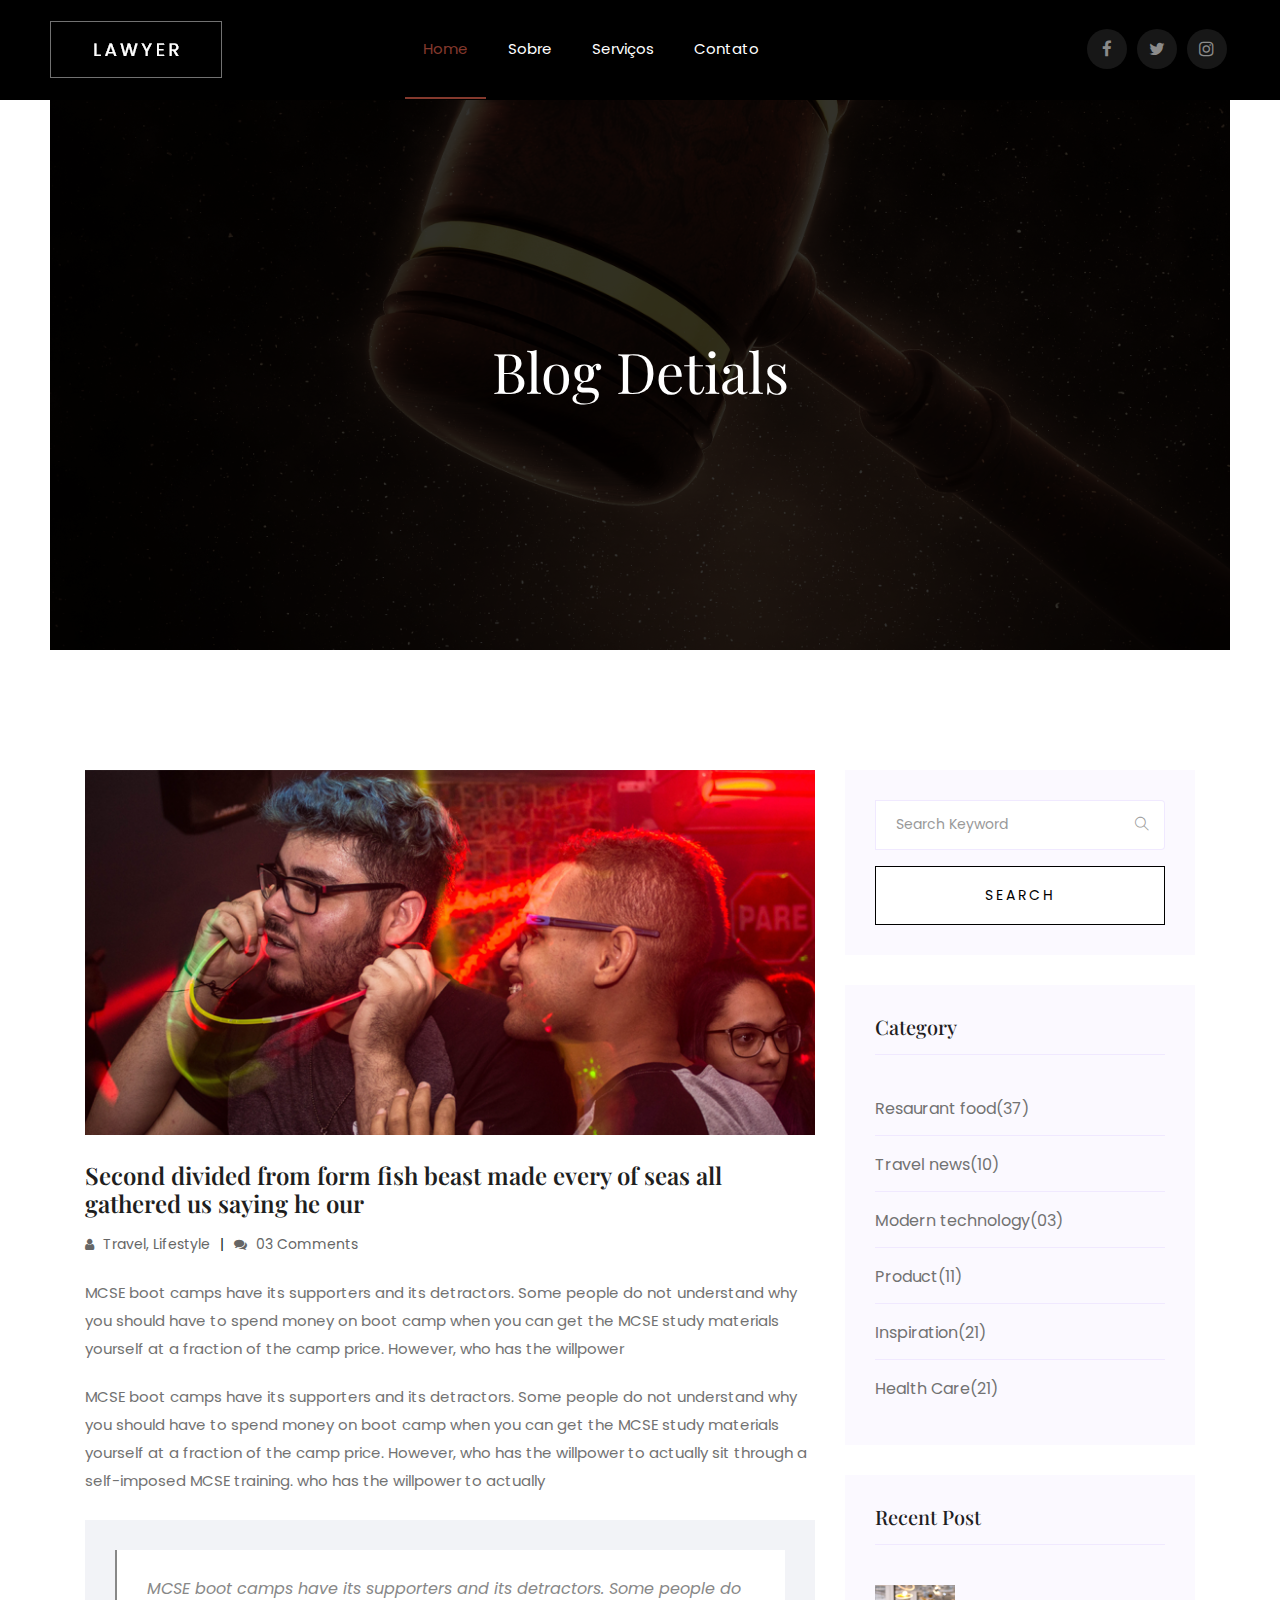
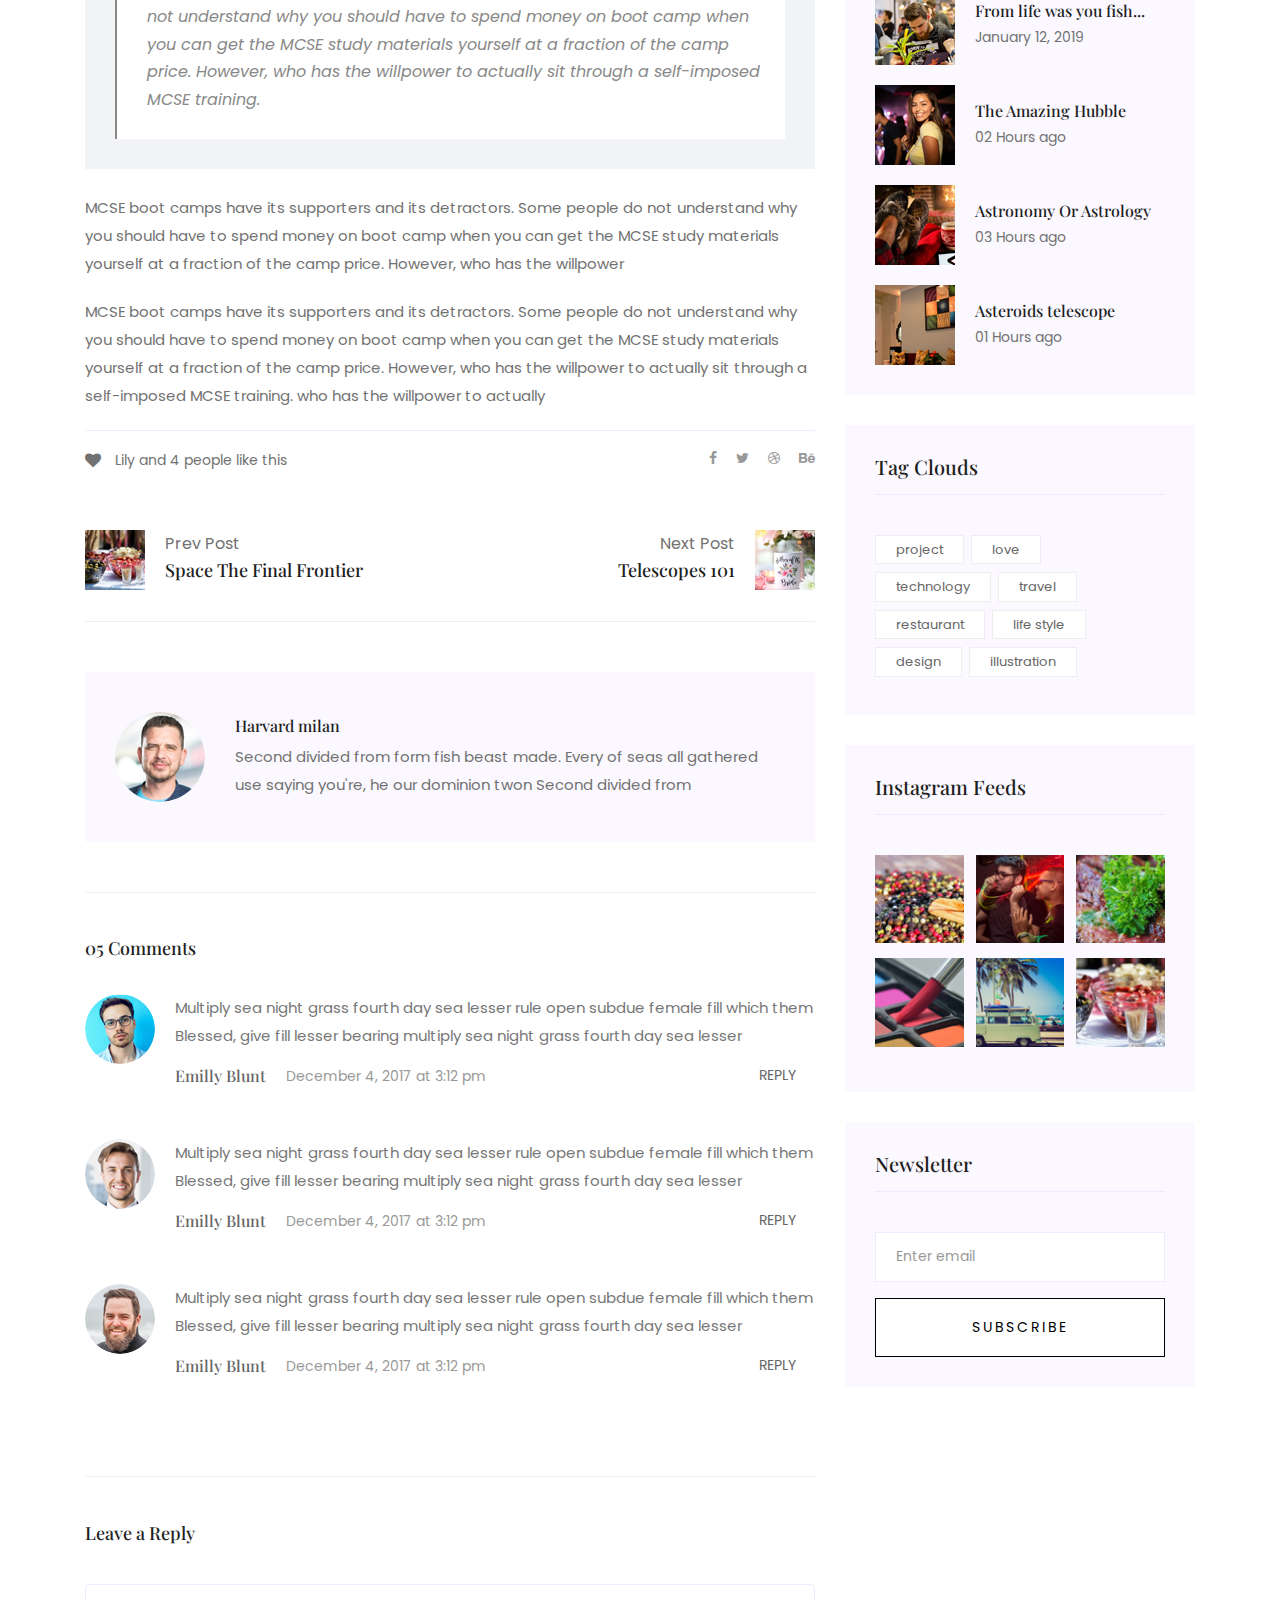
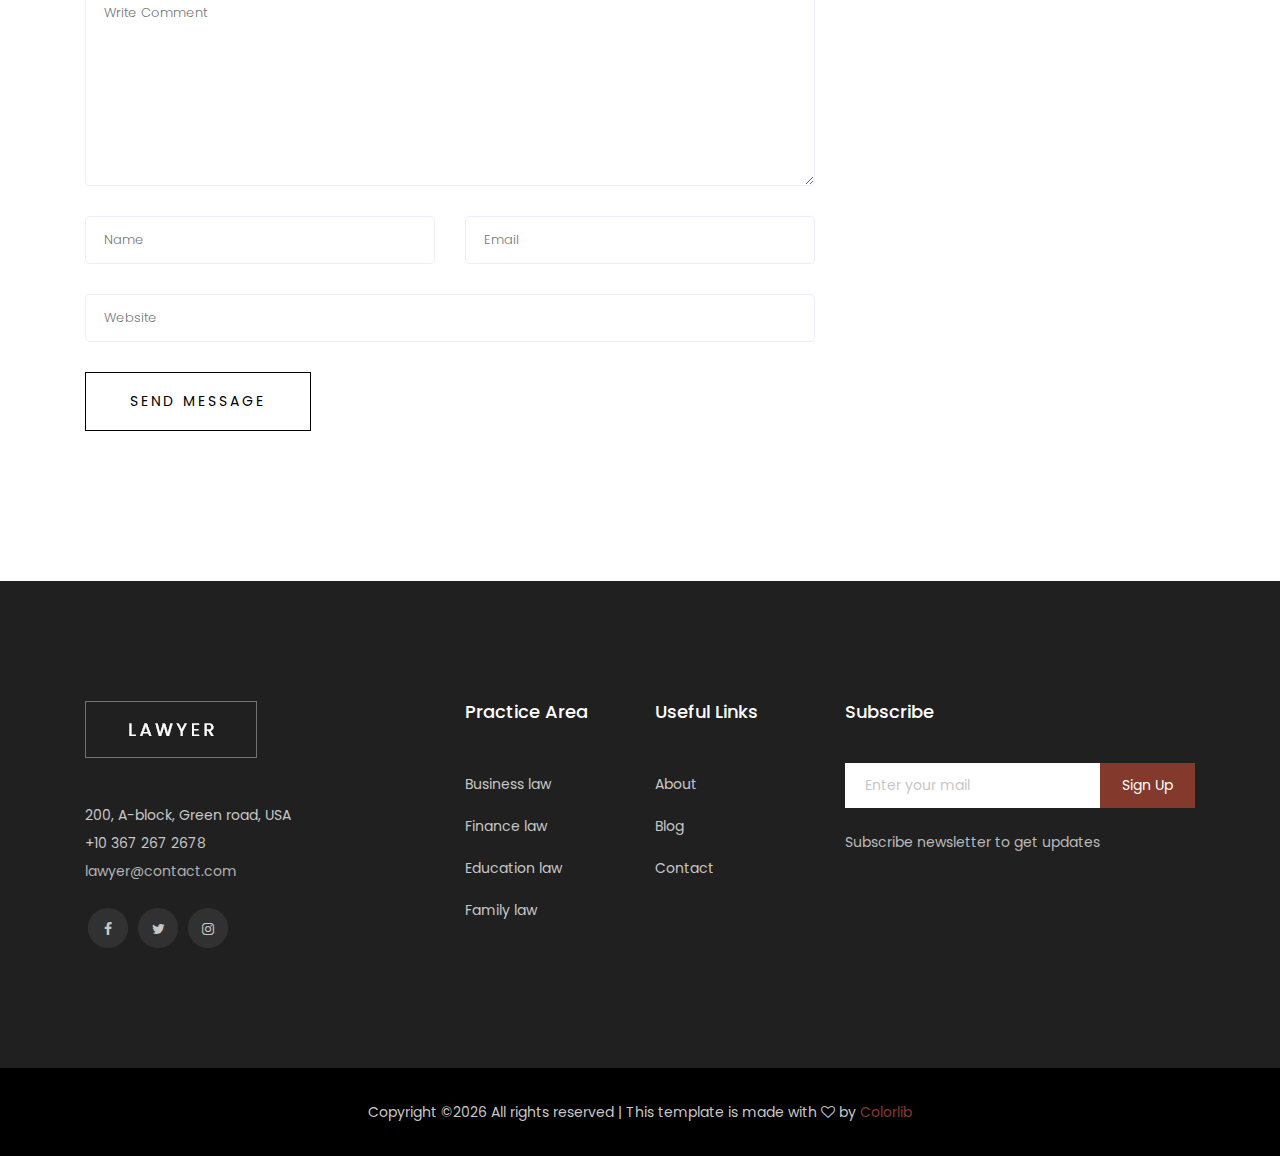
<file: azanha-advocacia/single-blog.html>
<!doctype html>
<html class="no-js" lang="pt-br">

<head>
   <meta charset="utf-8">
   <meta http-equiv="x-ua-compatible" content="ie=edge">
   <title>Azanha, Cançado e Gaspar Sociedade de Advogados</title>
   <meta name="description" content="Advogado Imobiláario e Empresarial">
   <meta name="viewport" content="width=device-width, initial-scale=1">
   <meta name="keywords" content="Advogado, advogado condominial, advogado empresarial, advogado imobiliario, advogado trabalhista">

   <!-- <link rel="manifest" href="site.webmanifest"> -->
   <!-- <link rel="shortcut icon" type="image/x-icon" href="img/favicon.png"> -->
   <!-- Place favicon.ico in the root directory -->

   <!-- CSS here -->
   <link rel="stylesheet" href="css/bootstrap.min.css">
   <link rel="stylesheet" href="css/owl.carousel.min.css">
   <link rel="stylesheet" href="css/magnific-popup.css">
   <link rel="stylesheet" href="css/font-awesome.min.css">
   <link rel="stylesheet" href="css/themify-icons.css">
   <link rel="stylesheet" href="css/nice-select.css">
   <link rel="stylesheet" href="css/flaticon.css">
   <link rel="stylesheet" href="css/flaticon.css">
   <link rel="stylesheet" href="css/gijgo.css">
   <link rel="stylesheet" href="css/slicknav.css">
   <link rel="stylesheet" href="css/style.css">
   <!-- <link rel="stylesheet" href="css/responsive.css"> -->
   <link rel="shortcut icon" href="img/favicon-branco.png" type="image/favicon-branco.png" class="">
</head>

<body>
   <!--[if lte IE 9]>
            <p class="browserupgrade">You are using an <strong>outdated</strong> browser. Please <a href="https://browsehappy.com/">upgrade your browser</a> to improve your experience and security.</p>
        <![endif]-->

 <!-- header-start -->
<header>
   <div class="header-area ">
       <div id="sticky-header" class="main-header-area">
           <div class="container-fluid p-0">
               <div class="row align-items-center justify-content-between no-gutters">
                   <div class="col-xl-2 col-lg-2">
                       <div class="logo-img">
                           <a href="index.html">
                               <img src="img/logo.png" alt="">
                           </a>
                       </div>
                   </div>
                   <div class="col-xl-7 col-lg-8">
                       <div class="main-menu  d-none d-lg-block">
                           <nav>
                               <ul id="navigation">
                                   <li><a class="active" href="index.html">home</a></li>
                                   <li><a href="about.html">Sobre</a></li>
                                   <li><a href="Practice.html">Serviços</a></li>
                                   <!--
                                   <li><a href="#">blog <i class="ti-angle-down"></i></a>
                                       <ul class="submenu">
                                           <li><a href="blog.html">blog</a></li>
                                           <li><a href="single-blog.html">single-blog</a></li>
                                       </ul>
                                   </li>
                                   <li><a href="#">pages <i class="ti-angle-down"></i></a>
                                       <ul class="submenu">
                                           <li><a href="elements.html">elements</a></li>
                                       </ul>
                                   </li>
                                   -->
                                   <li><a href="contact.html">Contato</a></li>
                               </ul>
                           </nav>
                       </div>
                   </div>
                   <div class="col-xl-3 col-lg-2 d-none d-lg-block">
                       <div class="social_media_links">
                           <ul>
                               <li><a href="#"> <i class="fa fa-facebook"></i> </a></li>
                               <li><a href="#"> <i class="fa fa-twitter"></i> </a></li>
                               <li><a href="#"> <i class="fa fa-instagram"></i> </a></li>
                           </ul>
                       </div>
                   </div>
                   <div class="col-12">
                       <div class="mobile_menu d-block d-lg-none"></div>
                   </div>
               </div>
           </div>
       </div>
   </div>
</header>
<!-- header-end -->

<!-- bradcam_area_start  -->
<div class="bradcam_area">
   <div class="bradcam_inner bradcam_bg_2 d-flex align-items-center">
       <div class="container">
           <div class="row">
               <div class="col-xl-12">
                   <div class="bradcam_text text-center">
                       <h3>Blog Detials </h3>
                   </div>
               </div>
           </div>
       </div>
   </div>
</div>
<!-- bradcam_area_end  -->

   <!--================Blog Area =================-->
   <section class="blog_area single-post-area section-padding">
      <div class="container">
         <div class="row">
            <div class="col-lg-8 posts-list">
               <div class="single-post">
                  <div class="feature-img">
                     <img class="img-fluid" src="img/blog/single_blog_1.png" alt="">
                  </div>
                  <div class="blog_details">
                     <h2>Second divided from form fish beast made every of seas
                        all gathered us saying he our
                     </h2>
                     <ul class="blog-info-link mt-3 mb-4">
                        <li><a href="#"><i class="fa fa-user"></i> Travel, Lifestyle</a></li>
                        <li><a href="#"><i class="fa fa-comments"></i> 03 Comments</a></li>
                     </ul>
                     <p class="excert">
                        MCSE boot camps have its supporters and its detractors. Some people do not understand why you
                        should have to spend money on boot camp when you can get the MCSE study materials yourself at a
                        fraction of the camp price. However, who has the willpower
                     </p>
                     <p>
                        MCSE boot camps have its supporters and its detractors. Some people do not understand why you
                        should have to spend money on boot camp when you can get the MCSE study materials yourself at a
                        fraction of the camp price. However, who has the willpower to actually sit through a
                        self-imposed MCSE training. who has the willpower to actually
                     </p>
                     <div class="quote-wrapper">
                        <div class="quotes">
                           MCSE boot camps have its supporters and its detractors. Some people do not understand why you
                           should have to spend money on boot camp when you can get the MCSE study materials yourself at
                           a fraction of the camp price. However, who has the willpower to actually sit through a
                           self-imposed MCSE training.
                        </div>
                     </div>
                     <p>
                        MCSE boot camps have its supporters and its detractors. Some people do not understand why you
                        should have to spend money on boot camp when you can get the MCSE study materials yourself at a
                        fraction of the camp price. However, who has the willpower
                     </p>
                     <p>
                        MCSE boot camps have its supporters and its detractors. Some people do not understand why you
                        should have to spend money on boot camp when you can get the MCSE study materials yourself at a
                        fraction of the camp price. However, who has the willpower to actually sit through a
                        self-imposed MCSE training. who has the willpower to actually
                     </p>
                  </div>
               </div>
               <div class="navigation-top">
                  <div class="d-sm-flex justify-content-between text-center">
                     <p class="like-info"><span class="align-middle"><i class="fa fa-heart"></i></span> Lily and 4
                        people like this</p>
                     <div class="col-sm-4 text-center my-2 my-sm-0">
                        <!-- <p class="comment-count"><span class="align-middle"><i class="fa fa-comment"></i></span> 06 Comments</p> -->
                     </div>
                     <ul class="social-icons">
                        <li><a href="#"><i class="fa fa-facebook-f"></i></a></li>
                        <li><a href="#"><i class="fa fa-twitter"></i></a></li>
                        <li><a href="#"><i class="fa fa-dribbble"></i></a></li>
                        <li><a href="#"><i class="fa fa-behance"></i></a></li>
                     </ul>
                  </div>
                  <div class="navigation-area">
                     <div class="row">
                        <div
                           class="col-lg-6 col-md-6 col-12 nav-left flex-row d-flex justify-content-start align-items-center">
                           <div class="thumb">
                              <a href="#">
                                 <img class="img-fluid" src="img/post/preview.png" alt="">
                              </a>
                           </div>
                           <div class="arrow">
                              <a href="#">
                                 <span class="lnr text-white ti-arrow-left"></span>
                              </a>
                           </div>
                           <div class="detials">
                              <p>Prev Post</p>
                              <a href="#">
                                 <h4>Space The Final Frontier</h4>
                              </a>
                           </div>
                        </div>
                        <div
                           class="col-lg-6 col-md-6 col-12 nav-right flex-row d-flex justify-content-end align-items-center">
                           <div class="detials">
                              <p>Next Post</p>
                              <a href="#">
                                 <h4>Telescopes 101</h4>
                              </a>
                           </div>
                           <div class="arrow">
                              <a href="#">
                                 <span class="lnr text-white ti-arrow-right"></span>
                              </a>
                           </div>
                           <div class="thumb">
                              <a href="#">
                                 <img class="img-fluid" src="img/post/next.png" alt="">
                              </a>
                           </div>
                        </div>
                     </div>
                  </div>
               </div>
               <div class="blog-author">
                  <div class="media align-items-center">
                     <img src="img/blog/author.png" alt="">
                     <div class="media-body">
                        <a href="#">
                           <h4>Harvard milan</h4>
                        </a>
                        <p>Second divided from form fish beast made. Every of seas all gathered use saying you're, he
                           our dominion twon Second divided from</p>
                     </div>
                  </div>
               </div>
               <div class="comments-area">
                  <h4>05 Comments</h4>
                  <div class="comment-list">
                     <div class="single-comment justify-content-between d-flex">
                        <div class="user justify-content-between d-flex">
                           <div class="thumb">
                              <img src="img/comment/comment_1.png" alt="">
                           </div>
                           <div class="desc">
                              <p class="comment">
                                 Multiply sea night grass fourth day sea lesser rule open subdue female fill which them
                                 Blessed, give fill lesser bearing multiply sea night grass fourth day sea lesser
                              </p>
                              <div class="d-flex justify-content-between">
                                 <div class="d-flex align-items-center">
                                    <h5>
                                       <a href="#">Emilly Blunt</a>
                                    </h5>
                                    <p class="date">December 4, 2017 at 3:12 pm </p>
                                 </div>
                                 <div class="reply-btn">
                                    <a href="#" class="btn-reply text-uppercase">reply</a>
                                 </div>
                              </div>
                           </div>
                        </div>
                     </div>
                  </div>
                  <div class="comment-list">
                     <div class="single-comment justify-content-between d-flex">
                        <div class="user justify-content-between d-flex">
                           <div class="thumb">
                              <img src="img/comment/comment_2.png" alt="">
                           </div>
                           <div class="desc">
                              <p class="comment">
                                 Multiply sea night grass fourth day sea lesser rule open subdue female fill which them
                                 Blessed, give fill lesser bearing multiply sea night grass fourth day sea lesser
                              </p>
                              <div class="d-flex justify-content-between">
                                 <div class="d-flex align-items-center">
                                    <h5>
                                       <a href="#">Emilly Blunt</a>
                                    </h5>
                                    <p class="date">December 4, 2017 at 3:12 pm </p>
                                 </div>
                                 <div class="reply-btn">
                                    <a href="#" class="btn-reply text-uppercase">reply</a>
                                 </div>
                              </div>
                           </div>
                        </div>
                     </div>
                  </div>
                  <div class="comment-list">
                     <div class="single-comment justify-content-between d-flex">
                        <div class="user justify-content-between d-flex">
                           <div class="thumb">
                              <img src="img/comment/comment_3.png" alt="">
                           </div>
                           <div class="desc">
                              <p class="comment">
                                 Multiply sea night grass fourth day sea lesser rule open subdue female fill which them
                                 Blessed, give fill lesser bearing multiply sea night grass fourth day sea lesser
                              </p>
                              <div class="d-flex justify-content-between">
                                 <div class="d-flex align-items-center">
                                    <h5>
                                       <a href="#">Emilly Blunt</a>
                                    </h5>
                                    <p class="date">December 4, 2017 at 3:12 pm </p>
                                 </div>
                                 <div class="reply-btn">
                                    <a href="#" class="btn-reply text-uppercase">reply</a>
                                 </div>
                              </div>
                           </div>
                        </div>
                     </div>
                  </div>
               </div>
               <div class="comment-form">
                  <h4>Leave a Reply</h4>
                  <form class="form-contact comment_form" action="#" id="commentForm">
                     <div class="row">
                        <div class="col-12">
                           <div class="form-group">
                              <textarea class="form-control w-100" name="comment" id="comment" cols="30" rows="9"
                                 placeholder="Write Comment"></textarea>
                           </div>
                        </div>
                        <div class="col-sm-6">
                           <div class="form-group">
                              <input class="form-control" name="name" id="name" type="text" placeholder="Name">
                           </div>
                        </div>
                        <div class="col-sm-6">
                           <div class="form-group">
                              <input class="form-control" name="email" id="email" type="email" placeholder="Email">
                           </div>
                        </div>
                        <div class="col-12">
                           <div class="form-group">
                              <input class="form-control" name="website" id="website" type="text" placeholder="Website">
                           </div>
                        </div>
                     </div>
                     <div class="form-group">
                        <button type="submit" class="button button-contactForm btn_1 boxed-btn">Send Message</button>
                     </div>
                  </form>
               </div>
            </div>
            <div class="col-lg-4">
               <div class="blog_right_sidebar">
                  <aside class="single_sidebar_widget search_widget">
                     <form action="#">
                        <div class="form-group">
                           <div class="input-group mb-3">
                              <input type="text" class="form-control" placeholder='Search Keyword'
                                 onfocus="this.placeholder = ''" onblur="this.placeholder = 'Search Keyword'">
                              <div class="input-group-append">
                                 <button class="btn" type="button"><i class="ti-search"></i></button>
                              </div>
                           </div>
                        </div>
                        <button class="button rounded-0 primary-bg text-white w-100 btn_1 boxed-btn"
                           type="submit">Search</button>
                     </form>
                  </aside>
                  <aside class="single_sidebar_widget post_category_widget">
                     <h4 class="widget_title">Category</h4>
                     <ul class="list cat-list">
                        <li>
                           <a href="#" class="d-flex">
                              <p>Resaurant food</p>
                              <p>(37)</p>
                           </a>
                        </li>
                        <li>
                           <a href="#" class="d-flex">
                              <p>Travel news</p>
                              <p>(10)</p>
                           </a>
                        </li>
                        <li>
                           <a href="#" class="d-flex">
                              <p>Modern technology</p>
                              <p>(03)</p>
                           </a>
                        </li>
                        <li>
                           <a href="#" class="d-flex">
                              <p>Product</p>
                              <p>(11)</p>
                           </a>
                        </li>
                        <li>
                           <a href="#" class="d-flex">
                              <p>Inspiration</p>
                              <p>(21)</p>
                           </a>
                        </li>
                        <li>
                           <a href="#" class="d-flex">
                              <p>Health Care</p>
                              <p>(21)</p>
                           </a>
                        </li>
                     </ul>
                  </aside>
                  <aside class="single_sidebar_widget popular_post_widget">
                     <h3 class="widget_title">Recent Post</h3>
                     <div class="media post_item">
                        <img src="img/post/post_1.png" alt="post">
                        <div class="media-body">
                           <a href="single-blog.html">
                              <h3>From life was you fish...</h3>
                           </a>
                           <p>January 12, 2019</p>
                        </div>
                     </div>
                     <div class="media post_item">
                        <img src="img/post/post_2.png" alt="post">
                        <div class="media-body">
                           <a href="single-blog.html">
                              <h3>The Amazing Hubble</h3>
                           </a>
                           <p>02 Hours ago</p>
                        </div>
                     </div>
                     <div class="media post_item">
                        <img src="img/post/post_3.png" alt="post">
                        <div class="media-body">
                           <a href="single-blog.html">
                              <h3>Astronomy Or Astrology</h3>
                           </a>
                           <p>03 Hours ago</p>
                        </div>
                     </div>
                     <div class="media post_item">
                        <img src="img/post/post_4.png" alt="post">
                        <div class="media-body">
                           <a href="single-blog.html">
                              <h3>Asteroids telescope</h3>
                           </a>
                           <p>01 Hours ago</p>
                        </div>
                     </div>
                  </aside>
                  <aside class="single_sidebar_widget tag_cloud_widget">
                     <h4 class="widget_title">Tag Clouds</h4>
                     <ul class="list">
                        <li>
                           <a href="#">project</a>
                        </li>
                        <li>
                           <a href="#">love</a>
                        </li>
                        <li>
                           <a href="#">technology</a>
                        </li>
                        <li>
                           <a href="#">travel</a>
                        </li>
                        <li>
                           <a href="#">restaurant</a>
                        </li>
                        <li>
                           <a href="#">life style</a>
                        </li>
                        <li>
                           <a href="#">design</a>
                        </li>
                        <li>
                           <a href="#">illustration</a>
                        </li>
                     </ul>
                  </aside>
                  <aside class="single_sidebar_widget instagram_feeds">
                     <h4 class="widget_title">Instagram Feeds</h4>
                     <ul class="instagram_row flex-wrap">
                        <li>
                           <a href="#">
                              <img class="img-fluid" src="img/post/post_5.png" alt="">
                           </a>
                        </li>
                        <li>
                           <a href="#">
                              <img class="img-fluid" src="img/post/post_6.png" alt="">
                           </a>
                        </li>
                        <li>
                           <a href="#">
                              <img class="img-fluid" src="img/post/post_7.png" alt="">
                           </a>
                        </li>
                        <li>
                           <a href="#">
                              <img class="img-fluid" src="img/post/post_8.png" alt="">
                           </a>
                        </li>
                        <li>
                           <a href="#">
                              <img class="img-fluid" src="img/post/post_9.png" alt="">
                           </a>
                        </li>
                        <li>
                           <a href="#">
                              <img class="img-fluid" src="img/post/post_10.png" alt="">
                           </a>
                        </li>
                     </ul>
                  </aside>
                  <aside class="single_sidebar_widget newsletter_widget">
                     <h4 class="widget_title">Newsletter</h4>
                     <form action="#">
                        <div class="form-group">
                           <input type="email" class="form-control" onfocus="this.placeholder = ''"
                              onblur="this.placeholder = 'Enter email'" placeholder='Enter email' required>
                        </div>
                        <button class="button rounded-0 primary-bg text-white w-100 btn_1 boxed-btn"
                           type="submit">Subscribe</button>
                     </form>
                  </aside>
               </div>
            </div>
         </div>
      </div>
   </section>
   <!--================ Blog Area end =================-->

    <!-- footer_start -->
    <footer class="footer">
      <div class="footer_top">
          <div class="container">
              <div class="row">
                  <div class="col-xl-4 col-md-6 col-lg-3">
                      <div class="footer_widget">
                          <div class="footer_logo">
                              <a href="index.html">
                                  <img src="img/logo.png" alt="">
                              </a>
                          </div>
                          <p class="footer_text">200, A-block, Green road, USA <br>
                              +10 367 267 2678 <br>
                              <a class="domain" href="#">lawyer@contact.com</a></p>
                          <div class="socail_links">
                              <ul>
                                  <li>
                                      <a href="#">
                                          <i class="fa fa-facebook"></i>
                                      </a>
                                  </li>
                                  <li>
                                      <a href="#">
                                          <i class="fa fa-twitter"></i>
                                      </a>
                                  </li>
                                  <li>
                                      <a href="#">
                                          <i class="fa fa-instagram"></i>
                                      </a>
                                  </li>
                              </ul>
                          </div>
                      </div>
                  </div>
                  <div class="col-xl-2 col-md-6 col-lg-2">
                      <div class="footer_widget">
                          <h3 class="footer_title">
                                  Practice Area
                          </h3>
                          <ul>
                              <li><a href="#">Business law
                                  </a></li>
                              <li><a href="#">Finance law</a></li>
                              <li><a href="#">Education law</a></li>
                              <li><a href="#">Family law</a></li>
                          </ul>
                      </div>
                  </div>
                  <div class="col-xl-2 col-md-6 col-lg-2">
                      <div class="footer_widget">
                          <h3 class="footer_title">
                                  Useful Links
                          </h3>
                          <ul>
                              <li><a href="#">About</a></li>
                              <li><a href="#">Blog</a></li>
                              <li><a href="#"> Contact</a></li>
                          </ul>
                      </div>
                  </div>
                  <div class="col-xl-4 col-md-6 col-lg-4">
                      <div class="footer_widget">
                          <h3 class="footer_title">
                                  Subscribe
                          </h3>
                          <form action="#" class="newsletter_form">
                              <input type="text" placeholder="Enter your mail">
                              <button type="submit">Sign Up</button>
                          </form>
                          <p class="newsletter_text">Subscribe newsletter to get updates</p>
                      </div>
                  </div>
              </div>
          </div>
      </div>
      <div class="copy-right_text">
          <div class="container">
              <div class="footer_border"></div>
              <div class="row">
                  <div class="col-xl-12">
                      <p class="copy_right text-center">
                          <!-- Link back to Colorlib can't be removed. Template is licensed under CC BY 3.0. -->
Copyright &copy;<script>document.write(new Date().getFullYear());</script> All rights reserved | This template is made with <i class="fa fa-heart-o" aria-hidden="true"></i> by <a href="https://colorlib.com" target="_blank">Colorlib</a>
<!-- Link back to Colorlib can't be removed. Template is licensed under CC BY 3.0. -->
                      </p>
                  </div>
              </div>
          </div>
      </div>
  </footer>
  <!-- footer_end -->

   <!-- JS here -->
   <script src="js/vendor/modernizr-3.5.0.min.js"></script>
   <script src="js/vendor/jquery-1.12.4.min.js"></script>
   <script src="js/popper.min.js"></script>
   <script src="js/bootstrap.min.js"></script>
   <script src="js/owl.carousel.min.js"></script>
   <script src="js/isotope.pkgd.min.js"></script>
   <script src="js/ajax-form.js"></script>
   <script src="js/waypoints.min.js"></script>
   <script src="js/jquery.counterup.min.js"></script>
   <script src="js/imagesloaded.pkgd.min.js"></script>
   <script src="js/scrollIt.js"></script>
   <script src="js/jquery.scrollUp.min.js"></script>
   <script src="js/wow.min.js"></script>
   <script src="js/nice-select.min.js"></script>
   <script src="js/jquery.slicknav.min.js"></script>
   <script src="js/jquery.magnific-popup.min.js"></script>
   <script src="js/plugins.js"></script>

   <!--contact js-->
   <script src="js/contact.js"></script>
   <script src="js/jquery.ajaxchimp.min.js"></script>
   <script src="js/jquery.form.js"></script>
   <script src="js/jquery.validate.min.js"></script>
   <script src="js/mail-script.js"></script>

   <script src="js/main.js"></script>

</body>

</html>
</file>
<file: azanha-advocacia/css/themify-icons.css>
@font-face {
	font-family: 'themify';
	src:url('../fonts/themify.eot?-fvbane');
	src:url('../fonts/themify.eot?#iefix-fvbane') format('embedded-opentype'),
		url('../fonts/themify.woff?-fvbane') format('woff'),
		url('../fonts/themify.ttf?-fvbane') format('truetype'),
		url('../fonts/themify.svg?-fvbane#themify') format('svg');
	font-weight: normal;
	font-style: normal;
}

[class^="ti-"], [class*=" ti-"] {
	font-family: 'themify';
	/* speak: none; */
	font-style: normal;
	font-weight: normal;
	font-variant: normal;
	text-transform: none;
	line-height: 1;

	/* Better Font Rendering =========== */
	-webkit-font-smoothing: antialiased;
	-moz-osx-font-smoothing: grayscale;
}

.ti-wand:before {
	content: "\e600";
}
.ti-volume:before {
	content: "\e601";
}
.ti-user:before {
	content: "\e602";
}
.ti-unlock:before {
	content: "\e603";
}
.ti-unlink:before {
	content: "\e604";
}
.ti-trash:before {
	content: "\e605";
}
.ti-thought:before {
	content: "\e606";
}
.ti-target:before {
	content: "\e607";
}
.ti-tag:before {
	content: "\e608";
}
.ti-tablet:before {
	content: "\e609";
}
.ti-star:before {
	content: "\e60a";
}
.ti-spray:before {
	content: "\e60b";
}
.ti-signal:before {
	content: "\e60c";
}
.ti-shopping-cart:before {
	content: "\e60d";
}
.ti-shopping-cart-full:before {
	content: "\e60e";
}
.ti-settings:before {
	content: "\e60f";
}
.ti-search:before {
	content: "\e610";
}
.ti-zoom-in:before {
	content: "\e611";
}
.ti-zoom-out:before {
	content: "\e612";
}
.ti-cut:before {
	content: "\e613";
}
.ti-ruler:before {
	content: "\e614";
}
.ti-ruler-pencil:before {
	content: "\e615";
}
.ti-ruler-alt:before {
	content: "\e616";
}
.ti-bookmark:before {
	content: "\e617";
}
.ti-bookmark-alt:before {
	content: "\e618";
}
.ti-reload:before {
	content: "\e619";
}
.ti-plus:before {
	content: "\e61a";
}
.ti-pin:before {
	content: "\e61b";
}
.ti-pencil:before {
	content: "\e61c";
}
.ti-pencil-alt:before {
	content: "\e61d";
}
.ti-paint-roller:before {
	content: "\e61e";
}
.ti-paint-bucket:before {
	content: "\e61f";
}
.ti-na:before {
	content: "\e620";
}
.ti-mobile:before {
	content: "\e621";
}
.ti-minus:before {
	content: "\e622";
}
.ti-medall:before {
	content: "\e623";
}
.ti-medall-alt:before {
	content: "\e624";
}
.ti-marker:before {
	content: "\e625";
}
.ti-marker-alt:before {
	content: "\e626";
}
.ti-arrow-up:before {
	content: "\e627";
}
.ti-arrow-right:before {
	content: "\e628";
}
.ti-arrow-left:before {
	content: "\e629";
}
.ti-arrow-down:before {
	content: "\e62a";
}
.ti-lock:before {
	content: "\e62b";
}
.ti-location-arrow:before {
	content: "\e62c";
}
.ti-link:before {
	content: "\e62d";
}
.ti-layout:before {
	content: "\e62e";
}
.ti-layers:before {
	content: "\e62f";
}
.ti-layers-alt:before {
	content: "\e630";
}
.ti-key:before {
	content: "\e631";
}
.ti-import:before {
	content: "\e632";
}
.ti-image:before {
	content: "\e633";
}
.ti-heart:before {
	content: "\e634";
}
.ti-heart-broken:before {
	content: "\e635";
}
.ti-hand-stop:before {
	content: "\e636";
}
.ti-hand-open:before {
	content: "\e637";
}
.ti-hand-drag:before {
	content: "\e638";
}
.ti-folder:before {
	content: "\e639";
}
.ti-flag:before {
	content: "\e63a";
}
.ti-flag-alt:before {
	content: "\e63b";
}
.ti-flag-alt-2:before {
	content: "\e63c";
}
.ti-eye:before {
	content: "\e63d";
}
.ti-export:before {
	content: "\e63e";
}
.ti-exchange-vertical:before {
	content: "\e63f";
}
.ti-desktop:before {
	content: "\e640";
}
.ti-cup:before {
	content: "\e641";
}
.ti-crown:before {
	content: "\e642";
}
.ti-comments:before {
	content: "\e643";
}
.ti-comment:before {
	content: "\e644";
}
.ti-comment-alt:before {
	content: "\e645";
}
.ti-close:before {
	content: "\e646";
}
.ti-clip:before {
	content: "\e647";
}
.ti-angle-up:before {
	content: "\e648";
}
.ti-angle-right:before {
	content: "\e649";
}
.ti-angle-left:before {
	content: "\e64a";
}
.ti-angle-down:before {
	content: "\e64b";
}
.ti-check:before {
	content: "\e64c";
}
.ti-check-box:before {
	content: "\e64d";
}
.ti-camera:before {
	content: "\e64e";
}
.ti-announcement:before {
	content: "\e64f";
}
.ti-brush:before {
	content: "\e650";
}
.ti-briefcase:before {
	content: "\e651";
}
.ti-bolt:before {
	content: "\e652";
}
.ti-bolt-alt:before {
	content: "\e653";
}
.ti-blackboard:before {
	content: "\e654";
}
.ti-bag:before {
	content: "\e655";
}
.ti-move:before {
	content: "\e656";
}
.ti-arrows-vertical:before {
	content: "\e657";
}
.ti-arrows-horizontal:before {
	content: "\e658";
}
.ti-fullscreen:before {
	content: "\e659";
}
.ti-arrow-top-right:before {
	content: "\e65a";
}
.ti-arrow-top-left:before {
	content: "\e65b";
}
.ti-arrow-circle-up:before {
	content: "\e65c";
}
.ti-arrow-circle-right:before {
	content: "\e65d";
}
.ti-arrow-circle-left:before {
	content: "\e65e";
}
.ti-arrow-circle-down:before {
	content: "\e65f";
}
.ti-angle-double-up:before {
	content: "\e660";
}
.ti-angle-double-right:before {
	content: "\e661";
}
.ti-angle-double-left:before {
	content: "\e662";
}
.ti-angle-double-down:before {
	content: "\e663";
}
.ti-zip:before {
	content: "\e664";
}
.ti-world:before {
	content: "\e665";
}
.ti-wheelchair:before {
	content: "\e666";
}
.ti-view-list:before {
	content: "\e667";
}
.ti-view-list-alt:before {
	content: "\e668";
}
.ti-view-grid:before {
	content: "\e669";
}
.ti-uppercase:before {
	content: "\e66a";
}
.ti-upload:before {
	content: "\e66b";
}
.ti-underline:before {
	content: "\e66c";
}
.ti-truck:before {
	content: "\e66d";
}
.ti-timer:before {
	content: "\e66e";
}
.ti-ticket:before {
	content: "\e66f";
}
.ti-thumb-up:before {
	content: "\e670";
}
.ti-thumb-down:before {
	content: "\e671";
}
.ti-text:before {
	content: "\e672";
}
.ti-stats-up:before {
	content: "\e673";
}
.ti-stats-down:before {
	content: "\e674";
}
.ti-split-v:before {
	content: "\e675";
}
.ti-split-h:before {
	content: "\e676";
}
.ti-smallcap:before {
	content: "\e677";
}
.ti-shine:before {
	content: "\e678";
}
.ti-shift-right:before {
	content: "\e679";
}
.ti-shift-left:before {
	content: "\e67a";
}
.ti-shield:before {
	content: "\e67b";
}
.ti-notepad:before {
	content: "\e67c";
}
.ti-server:before {
	content: "\e67d";
}
.ti-quote-right:before {
	content: "\e67e";
}
.ti-quote-left:before {
	content: "\e67f";
}
.ti-pulse:before {
	content: "\e680";
}
.ti-printer:before {
	content: "\e681";
}
.ti-power-off:before {
	content: "\e682";
}
.ti-plug:before {
	content: "\e683";
}
.ti-pie-chart:before {
	content: "\e684";
}
.ti-paragraph:before {
	content: "\e685";
}
.ti-panel:before {
	content: "\e686";
}
.ti-package:before {
	content: "\e687";
}
.ti-music:before {
	content: "\e688";
}
.ti-music-alt:before {
	content: "\e689";
}
.ti-mouse:before {
	content: "\e68a";
}
.ti-mouse-alt:before {
	content: "\e68b";
}
.ti-money:before {
	content: "\e68c";
}
.ti-microphone:before {
	content: "\e68d";
}
.ti-menu:before {
	content: "\e68e";
}
.ti-menu-alt:before {
	content: "\e68f";
}
.ti-map:before {
	content: "\e690";
}
.ti-map-alt:before {
	content: "\e691";
}
.ti-loop:before {
	content: "\e692";
}
.ti-location-pin:before {
	content: "\e693";
}
.ti-list:before {
	content: "\e694";
}
.ti-light-bulb:before {
	content: "\e695";
}
.ti-Italic:before {
	content: "\e696";
}
.ti-info:before {
	content: "\e697";
}
.ti-infinite:before {
	content: "\e698";
}
.ti-id-badge:before {
	content: "\e699";
}
.ti-hummer:before {
	content: "\e69a";
}
.ti-home:before {
	content: "\e69b";
}
.ti-help:before {
	content: "\e69c";
}
.ti-headphone:before {
	content: "\e69d";
}
.ti-harddrives:before {
	content: "\e69e";
}
.ti-harddrive:before {
	content: "\e69f";
}
.ti-gift:before {
	content: "\e6a0";
}
.ti-game:before {
	content: "\e6a1";
}
.ti-filter:before {
	content: "\e6a2";
}
.ti-files:before {
	content: "\e6a3";
}
.ti-file:before {
	content: "\e6a4";
}
.ti-eraser:before {
	content: "\e6a5";
}
.ti-envelope:before {
	content: "\e6a6";
}
.ti-download:before {
	content: "\e6a7";
}
.ti-direction:before {
	content: "\e6a8";
}
.ti-direction-alt:before {
	content: "\e6a9";
}
.ti-dashboard:before {
	content: "\e6aa";
}
.ti-control-stop:before {
	content: "\e6ab";
}
.ti-control-shuffle:before {
	content: "\e6ac";
}
.ti-control-play:before {
	content: "\e6ad";
}
.ti-control-pause:before {
	content: "\e6ae";
}
.ti-control-forward:before {
	content: "\e6af";
}
.ti-control-backward:before {
	content: "\e6b0";
}
.ti-cloud:before {
	content: "\e6b1";
}
.ti-cloud-up:before {
	content: "\e6b2";
}
.ti-cloud-down:before {
	content: "\e6b3";
}
.ti-clipboard:before {
	content: "\e6b4";
}
.ti-car:before {
	content: "\e6b5";
}
.ti-calendar:before {
	content: "\e6b6";
}
.ti-book:before {
	content: "\e6b7";
}
.ti-bell:before {
	content: "\e6b8";
}
.ti-basketball:before {
	content: "\e6b9";
}
.ti-bar-chart:before {
	content: "\e6ba";
}
.ti-bar-chart-alt:before {
	content: "\e6bb";
}
.ti-back-right:before {
	content: "\e6bc";
}
.ti-back-left:before {
	content: "\e6bd";
}
.ti-arrows-corner:before {
	content: "\e6be";
}
.ti-archive:before {
	content: "\e6bf";
}
.ti-anchor:before {
	content: "\e6c0";
}
.ti-align-right:before {
	content: "\e6c1";
}
.ti-align-left:before {
	content: "\e6c2";
}
.ti-align-justify:before {
	content: "\e6c3";
}
.ti-align-center:before {
	content: "\e6c4";
}
.ti-alert:before {
	content: "\e6c5";
}
.ti-alarm-clock:before {
	content: "\e6c6";
}
.ti-agenda:before {
	content: "\e6c7";
}
.ti-write:before {
	content: "\e6c8";
}
.ti-window:before {
	content: "\e6c9";
}
.ti-widgetized:before {
	content: "\e6ca";
}
.ti-widget:before {
	content: "\e6cb";
}
.ti-widget-alt:before {
	content: "\e6cc";
}
.ti-wallet:before {
	content: "\e6cd";
}
.ti-video-clapper:before {
	content: "\e6ce";
}
.ti-video-camera:before {
	content: "\e6cf";
}
.ti-vector:before {
	content: "\e6d0";
}
.ti-themify-logo:before {
	content: "\e6d1";
}
.ti-themify-favicon:before {
	content: "\e6d2";
}
.ti-themify-favicon-alt:before {
	content: "\e6d3";
}
.ti-support:before {
	content: "\e6d4";
}
.ti-stamp:before {
	content: "\e6d5";
}
.ti-split-v-alt:before {
	content: "\e6d6";
}
.ti-slice:before {
	content: "\e6d7";
}
.ti-shortcode:before {
	content: "\e6d8";
}
.ti-shift-right-alt:before {
	content: "\e6d9";
}
.ti-shift-left-alt:before {
	content: "\e6da";
}
.ti-ruler-alt-2:before {
	content: "\e6db";
}
.ti-receipt:before {
	content: "\e6dc";
}
.ti-pin2:before {
	content: "\e6dd";
}
.ti-pin-alt:before {
	content: "\e6de";
}
.ti-pencil-alt2:before {
	content: "\e6df";
}
.ti-palette:before {
	content: "\e6e0";
}
.ti-more:before {
	content: "\e6e1";
}
.ti-more-alt:before {
	content: "\e6e2";
}
.ti-microphone-alt:before {
	content: "\e6e3";
}
.ti-magnet:before {
	content: "\e6e4";
}
.ti-line-double:before {
	content: "\e6e5";
}
.ti-line-dotted:before {
	content: "\e6e6";
}
.ti-line-dashed:before {
	content: "\e6e7";
}
.ti-layout-width-full:before {
	content: "\e6e8";
}
.ti-layout-width-default:before {
	content: "\e6e9";
}
.ti-layout-width-default-alt:before {
	content: "\e6ea";
}
.ti-layout-tab:before {
	content: "\e6eb";
}
.ti-layout-tab-window:before {
	content: "\e6ec";
}
.ti-layout-tab-v:before {
	content: "\e6ed";
}
.ti-layout-tab-min:before {
	content: "\e6ee";
}
.ti-layout-slider:before {
	content: "\e6ef";
}
.ti-layout-slider-alt:before {
	content: "\e6f0";
}
.ti-layout-sidebar-right:before {
	content: "\e6f1";
}
.ti-layout-sidebar-none:before {
	content: "\e6f2";
}
.ti-layout-sidebar-left:before {
	content: "\e6f3";
}
.ti-layout-placeholder:before {
	content: "\e6f4";
}
.ti-layout-menu:before {
	content: "\e6f5";
}
.ti-layout-menu-v:before {
	content: "\e6f6";
}
.ti-layout-menu-separated:before {
	content: "\e6f7";
}
.ti-layout-menu-full:before {
	content: "\e6f8";
}
.ti-layout-media-right-alt:before {
	content: "\e6f9";
}
.ti-layout-media-right:before {
	content: "\e6fa";
}
.ti-layout-media-overlay:before {
	content: "\e6fb";
}
.ti-layout-media-overlay-alt:before {
	content: "\e6fc";
}
.ti-layout-media-overlay-alt-2:before {
	content: "\e6fd";
}
.ti-layout-media-left-alt:before {
	content: "\e6fe";
}
.ti-layout-media-left:before {
	content: "\e6ff";
}
.ti-layout-media-center-alt:before {
	content: "\e700";
}
.ti-layout-media-center:before {
	content: "\e701";
}
.ti-layout-list-thumb:before {
	content: "\e702";
}
.ti-layout-list-thumb-alt:before {
	content: "\e703";
}
.ti-layout-list-post:before {
	content: "\e704";
}
.ti-layout-list-large-image:before {
	content: "\e705";
}
.ti-layout-line-solid:before {
	content: "\e706";
}
.ti-layout-grid4:before {
	content: "\e707";
}
.ti-layout-grid3:before {
	content: "\e708";
}
.ti-layout-grid2:before {
	content: "\e709";
}
.ti-layout-grid2-thumb:before {
	content: "\e70a";
}
.ti-layout-cta-right:before {
	content: "\e70b";
}
.ti-layout-cta-left:before {
	content: "\e70c";
}
.ti-layout-cta-center:before {
	content: "\e70d";
}
.ti-layout-cta-btn-right:before {
	content: "\e70e";
}
.ti-layout-cta-btn-left:before {
	content: "\e70f";
}
.ti-layout-column4:before {
	content: "\e710";
}
.ti-layout-column3:before {
	content: "\e711";
}
.ti-layout-column2:before {
	content: "\e712";
}
.ti-layout-accordion-separated:before {
	content: "\e713";
}
.ti-layout-accordion-merged:before {
	content: "\e714";
}
.ti-layout-accordion-list:before {
	content: "\e715";
}
.ti-ink-pen:before {
	content: "\e716";
}
.ti-info-alt:before {
	content: "\e717";
}
.ti-help-alt:before {
	content: "\e718";
}
.ti-headphone-alt:before {
	content: "\e719";
}
.ti-hand-point-up:before {
	content: "\e71a";
}
.ti-hand-point-right:before {
	content: "\e71b";
}
.ti-hand-point-left:before {
	content: "\e71c";
}
.ti-hand-point-down:before {
	content: "\e71d";
}
.ti-gallery:before {
	content: "\e71e";
}
.ti-face-smile:before {
	content: "\e71f";
}
.ti-face-sad:before {
	content: "\e720";
}
.ti-credit-card:before {
	content: "\e721";
}
.ti-control-skip-forward:before {
	content: "\e722";
}
.ti-control-skip-backward:before {
	content: "\e723";
}
.ti-control-record:before {
	content: "\e724";
}
.ti-control-eject:before {
	content: "\e725";
}
.ti-comments-smiley:before {
	content: "\e726";
}
.ti-brush-alt:before {
	content: "\e727";
}
.ti-youtube:before {
	content: "\e728";
}
.ti-vimeo:before {
	content: "\e729";
}
.ti-twitter:before {
	content: "\e72a";
}
.ti-time:before {
	content: "\e72b";
}
.ti-tumblr:before {
	content: "\e72c";
}
.ti-skype:before {
	content: "\e72d";
}
.ti-share:before {
	content: "\e72e";
}
.ti-share-alt:before {
	content: "\e72f";
}
.ti-rocket:before {
	content: "\e730";
}
.ti-pinterest:before {
	content: "\e731";
}
.ti-new-window:before {
	content: "\e732";
}
.ti-microsoft:before {
	content: "\e733";
}
.ti-list-ol:before {
	content: "\e734";
}
.ti-linkedin:before {
	content: "\e735";
}
.ti-layout-sidebar-2:before {
	content: "\e736";
}
.ti-layout-grid4-alt:before {
	content: "\e737";
}
.ti-layout-grid3-alt:before {
	content: "\e738";
}
.ti-layout-grid2-alt:before {
	content: "\e739";
}
.ti-layout-column4-alt:before {
	content: "\e73a";
}
.ti-layout-column3-alt:before {
	content: "\e73b";
}
.ti-layout-column2-alt:before {
	content: "\e73c";
}
.ti-instagram:before {
	content: "\e73d";
}
.ti-google:before {
	content: "\e73e";
}
.ti-github:before {
	content: "\e73f";
}
.ti-flickr:before {
	content: "\e740";
}
.ti-facebook:before {
	content: "\e741";
}
.ti-dropbox:before {
	content: "\e742";
}
.ti-dribbble:before {
	content: "\e743";
}
.ti-apple:before {
	content: "\e744";
}
.ti-android:before {
	content: "\e745";
}
.ti-save:before {
	content: "\e746";
}
.ti-save-alt:before {
	content: "\e747";
}
.ti-yahoo:before {
	content: "\e748";
}
.ti-wordpress:before {
	content: "\e749";
}
.ti-vimeo-alt:before {
	content: "\e74a";
}
.ti-twitter-alt:before {
	content: "\e74b";
}
.ti-tumblr-alt:before {
	content: "\e74c";
}
.ti-trello:before {
	content: "\e74d";
}
.ti-stack-overflow:before {
	content: "\e74e";
}
.ti-soundcloud:before {
	content: "\e74f";
}
.ti-sharethis:before {
	content: "\e750";
}
.ti-sharethis-alt:before {
	content: "\e751";
}
.ti-reddit:before {
	content: "\e752";
}
.ti-pinterest-alt:before {
	content: "\e753";
}
.ti-microsoft-alt:before {
	content: "\e754";
}
.ti-linux:before {
	content: "\e755";
}
.ti-jsfiddle:before {
	content: "\e756";
}
.ti-joomla:before {
	content: "\e757";
}
.ti-html5:before {
	content: "\e758";
}
.ti-flickr-alt:before {
	content: "\e759";
}
.ti-email:before {
	content: "\e75a";
}
.ti-drupal:before {
	content: "\e75b";
}
.ti-dropbox-alt:before {
	content: "\e75c";
}
.ti-css3:before {
	content: "\e75d";
}
.ti-rss:before {
	content: "\e75e";
}
.ti-rss-alt:before {
	content: "\e75f";
}
</file>
<file: azanha-advocacia/css/nice-select.css>
.nice-select {
  -webkit-tap-highlight-color: transparent;
  background-color: #fff;
  border-radius: 5px;
  border: solid 1px #e8e8e8;
  box-sizing: border-box;
  clear: both;
  cursor: pointer;
  display: block;
  float: left;
  font-family: inherit;
  font-size: 14px;
  font-weight: normal;
  height: 42px;
  line-height: 40px;
  outline: none;
  padding-left: 18px;
  padding-right: 30px;
  position: relative;
  text-align: left !important;
  -webkit-transition: all 0.2s ease-in-out;
  transition: all 0.2s ease-in-out;
  -webkit-user-select: none;
     -moz-user-select: none;
      -ms-user-select: none;
          user-select: none;
  white-space: nowrap;
  width: auto; }
  .nice-select:hover {
    border-color: #dbdbdb; }
  .nice-select:active, .nice-select.open, .nice-select:focus {
    border-color: #999; }


  .nice-select.disabled {
    border-color: #ededed;
    color: #999;
    pointer-events: none; }
    .nice-select.disabled:after {
      border-color: #cccccc; }
  .nice-select.wide {
    width: 100%; }
    .nice-select.wide .list {
      left: 0 !important;
      right: 0 !important; }
  .nice-select.right {
    float: right; }
    .nice-select.right .list {
      left: auto;
      right: 0; }
  .nice-select.small {
    font-size: 12px;
    height: 36px;
    line-height: 34px; }
    .nice-select.small:after {
      height: 4px;
      width: 4px; }
    .nice-select.small .option {
      line-height: 34px;
      min-height: 34px; }
  .nice-select .list {
    background-color: #fff;
    border-radius: 5px;
    box-shadow: 0 0 0 1px rgba(68, 68, 68, 0.11);
    box-sizing: border-box;
    margin-top: 4px;
    opacity: 0;
    overflow: hidden;
    padding: 0;
    pointer-events: none;
    position: absolute;
    top: 100%;
    left: 0;
    -webkit-transform-origin: 50% 0;
        -ms-transform-origin: 50% 0;
            transform-origin: 50% 0;
    -webkit-transform: scale(0.75) translateY(-21px);
        -ms-transform: scale(0.75) translateY(-21px);
            transform: scale(0.75) translateY(-21px);
    -webkit-transition: all 0.2s cubic-bezier(0.5, 0, 0, 1.25), opacity 0.15s ease-out;
    transition: all 0.2s cubic-bezier(0.5, 0, 0, 1.25), opacity 0.15s ease-out;
    z-index: 9; }
    .nice-select .list:hover .option:not(:hover) {
      background-color: transparent !important; }
  .nice-select .option {
    cursor: pointer;
    font-weight: 400;
    line-height: 40px;
    list-style: none;
    min-height: 40px;
    outline: none;
    padding-left: 18px;
    padding-right: 29px;
    text-align: left;
    -webkit-transition: all 0.2s;
    transition: all 0.2s; }
    .nice-select .option:hover, .nice-select .option.focus, .nice-select .option.selected.focus {
      background-color: #f6f6f6; }
    .nice-select .option.selected {
      font-weight: bold; }
    .nice-select .option.disabled {
      background-color: transparent;
      color: #999;
      cursor: default; }

.no-csspointerevents .nice-select .list {
  display: none; }

.no-csspointerevents .nice-select.open .list {
  display: block; }





  /* ,,,,,,,,,,,,,,,, */


  .nice-select:after {
    content: "\e64b";
    display: block;
    height: 5px;
    margin-top: -5px;
    pointer-events: none;
    position: absolute;
    right: 30px;
    top: 8px;
    transition: all 0.15s ease-in-out;
    width: 5px;
    font-family: 'themify';
    color: #ddd; }

    .nice-select.open:after {
 }
    .nice-select.open .list {
      opacity: 1;
      pointer-events: auto;
      -webkit-transform: scale(1) translateY(0);
          -ms-transform: scale(1) translateY(0);
              transform: scale(1) translateY(0); }
</file>
<file: azanha-advocacia/css/flaticon.css>
/*
  	Flaticon icon font: Flaticon
  	Creation date: 26/09/2019 05:40
  	*/

@font-face {
  font-family: "Flaticon";
  src: url("../fonts/Flaticon.eot");
  src: url("../fonts/Flaticon.eot?#iefix") format("embedded-opentype"),
       url("../fonts/Flaticon.woff2") format("woff2"),
       url("../fonts/Flaticon.woff") format("woff"),
       url("../fonts/Flaticon.ttf") format("truetype"),
       url("../fonts/Flaticon.svg#Flaticon") format("svg");
  font-weight: normal;
  font-style: normal;
}

@media screen and (-webkit-min-device-pixel-ratio:0) {
  @font-face {
    font-family: "Flaticon";
    src: url("../fonts/Flaticon.svg#Flaticon") format("svg");
  }
}

[class^="flaticon-"]:before, [class*=" flaticon-"]:before,
[class^="flaticon-"]:after, [class*=" flaticon-"]:after {   
  font-family: Flaticon;
  font-style: normal;
  color: #84392d;
}

.flaticon-case:before { content: "\f100"; }
.flaticon-courthouse:before { content: "\f101"; }
.flaticon-judge:before { content: "\f102"; }
.flaticon-jury:before { content: "\f103"; }
.flaticon-balance:before { content: "\f104"; }
.flaticon-straight-quotes:before { content: "\f105"; }

.flat-icon {
  filter: brightness(0) saturate(100%) invert(22%) sepia(75%) saturate(932%) hue-rotate(332deg) brightness(93%) contrast(84%);
  width: 40px;
}

.for-flaticon-balance-in-contact-form {
  opacity: 0.09;
}
</file>
<file: azanha-advocacia/css/gijgo.css>
.gj-button {
    background-color: #f5f5f5;
    border: 1px solid #ddd;
    color: #000;
    border-radius: 3px;
    padding: 6px 10px;
    cursor: pointer;
}

.gj-unselectable {
    -webkit-touch-callout: none;
    -webkit-user-select: none;
    -khtml-user-select: none;
    -moz-user-select: none;
    -ms-user-select: none;
    user-select: none;
}

.gj-row {
    display: -webkit-box;
    display: -ms-flexbox;
    display: flex;
    -ms-flex-wrap: wrap;
    flex-wrap: wrap;
}

.gj-margin-left-5 {
    margin-left: 5px;
}

.gj-margin-left-10 {
    margin-left: 10px;
}

.gj-width-full {
    width: 100%;
}

.gj-cursor-pointer {
    cursor: pointer;
}

.gj-text-align-center {
    text-align: center;
}

.gj-font-size-16 {
    font-size: 16px;
}

.gj-hidden {
    display: none;
}

/** Material Design */
.gj-button-md {
    background: 0 0;
    border: none;
    border-radius: 2px;
    color: rgba(0, 0, 0, 0.87);
    position: relative;
    height: 36px;
    margin: 0;
    min-width: 64px;
    padding: 0 16px;
    display: inline-block;
    font-family: "Roboto","Helvetica","Arial",sans-serif;
    font-size: 1rem;
    font-weight: 500;
    text-transform: uppercase;
    letter-spacing: 0;
    overflow: hidden;
    will-change: box-shadow;
    transition: box-shadow .2s cubic-bezier(.4,0,1,1),background-color .2s cubic-bezier(.4,0,.2,1),color .2s cubic-bezier(.4,0,.2,1);
    outline: none;
    cursor: pointer;
    text-decoration: none;
    text-align: center;
    line-height: 36px;
    vertical-align: middle;
    overflow: hidden;
    -webkit-user-select: none;
    -moz-user-select: none;
    -ms-user-select: none;
    user-select: none;
}

.gj-button-md:hover {
    background-color: rgba(158,158,158,.2);
}

.gj-button-md:disabled {
    color: rgba(0,0,0,.26);
    background: 0 0;
}

.gj-button-md .material-icons,
.gj-button-md .gj-icon {
    vertical-align: middle;
    /*font-size: 1.3rem;
    margin-right: 4px;*/
}

.gj-button-md.gj-button-md-icon {
    width: 24px;
    height: 31px;
    min-width: 24px;
    padding: 0px;
    display: table;
}

.gj-button-md.gj-button-md-icon .material-icons,
.gj-button-md.gj-button-md-icon .gj-icon {
    display: table-cell;
    margin-right: 0px;
    width: 24px;
    height: 24px;
}

.gj-button-md.active {
    background-color: rgba(158,158,158,.4);
}

.gj-button-md-group {
    position: relative;
    display: inline-block;
    vertical-align: middle;
}

.gj-textbox-md {
    border: none;
    border-bottom: 1px solid rgba(0,0,0,.42);
    display: block;
    font-family: "Helvetica","Arial",sans-serif;
    font-size: 16px;
    line-height: 16px;
    padding: 4px 0px;
    margin: 0;
    width: 100%;
    background: 0 0;
    text-align: left;
    color: rgba(0,0,0,.87);
}

.gj-textbox-md:focus,
.gj-textbox-md:active {
    border-bottom: 2px solid rgba(0,0,0,.42);
    outline: none;
}

.gj-textbox-md::placeholder {
    color: #8e8e8e;
}

.gj-textbox-md:-ms-input-placeholder {
    color: #8e8e8e;
}

.gj-textbox-md::-ms-input-placeholder {
    color: #8e8e8e;
}

.gj-md-spacer-24 {
    min-width: 24px;
    width: 24px;
    display: inline-block;
}

.gj-md-spacer-32 {
    min-width: 32px;
    width: 32px;
    display: inline-block;
}

.gj-modal {
    position: fixed;
    top: 0;
    right: 0;
    bottom: 0;
    left: 0;
    z-index: 1203;
    display: none;
    overflow: hidden;
    -webkit-overflow-scrolling: touch;
    outline: 0;
    background-color: rgba(0, 0, 0, 0.54118);
    transition: 200ms ease opacity;
    will-change: opacity;
}

/* List */
ul.gj-list li [data-role="wrapper"] {
    display: table;
    width: 100%;
}

ul.gj-list li [data-role="checkbox"] {
    display: table-cell;
    vertical-align:middle;
    text-align:center;
}

ul.gj-list li [data-role="image"] {
    display: table-cell;
    vertical-align:middle;
    text-align:center;
}

ul.gj-list li [data-role="display"] {
    display: table-cell;
    vertical-align:middle;
    cursor: pointer;
}

ul.gj-list li [data-role="display"]:empty:before {
  content: "\200b"; /* unicode zero width space character */
}

/* List - Bootstrap */
ul.gj-list-bootstrap {
    padding-left: 0px;
    margin-bottom: 0px;
}

ul.gj-list-bootstrap li {
    padding: 0px;
}

ul.gj-list-bootstrap li [data-role="wrapper"] {
    padding: 0px 10px;
}

ul.gj-list-bootstrap li [data-role="checkbox"] {
    width: 24px;
    padding: 3px;
}

ul.gj-list-bootstrap li [data-role="image"] {
    width: 24px;
    height: 24px;
}

ul.gj-list-bootstrap li [data-role="display"] {
    padding: 8px 0px 8px 4px;
}

.list-group-item.active ul li, .list-group-item.active:focus ul li, .list-group-item.active:hover ul li {
    text-shadow: none;
    color:initial;
}

/* List - Material Design */
ul.gj-list-md {
    padding: 0px;
    list-style: none;
    list-style-type: none;
    line-height: 24px;
    letter-spacing: 0;
    color: #616161; /* Gray 700 */
}

ul.gj-list-md li {
    display: list-item;
    list-style-type: none;
    padding: 0px;
    min-height: unset;
    box-sizing: border-box;
    align-items: center;
    cursor: default;
    overflow: hidden;

    font-family: "Roboto","Helvetica","Arial",sans-serif;
    font-size: 16px;
    font-weight: 400;
    letter-spacing: .04em;
    line-height: 1;
    
    -webkit-flex-direction: row;
    -ms-flex-direction: row;
    flex-direction: row;
    -webkit-flex-wrap: nowrap;
    -ms-flex-wrap: nowrap;
    flex-wrap: nowrap;
}

ul.gj-list-md li [data-role="checkbox"] {
    height: 24px;
    width: 24px;
}

ul.gj-list-md li [data-role="image"] {
    height: 24px;
    width: 24px;
}

ul.gj-list-md li [data-role="display"] {
    padding: 8px 0px 8px 5px;
    order: 0;
    flex-grow: 2;
    text-decoration: none;
    box-sizing: border-box;
    align-items: center;
    text-align: left;
    color: rgba(0,0,0,.87);
}

ul.gj-list-md li.disabled>[data-role="wrapper"]>[data-role="display"] {
    color: #9E9E9E; /* Gray 500 */
}

.gj-list-md-active {
    background: #e0e0e0;
    color: #3f51b5;
}


/* Picker */
.gj-picker {
    position: absolute;
    z-index: 1203;
    background-color: #fff;
}

.gj-picker .selected {
    color: #fff;
}

/* Material Design */
.gj-picker-md {
    font-family: "Roboto","Helvetica","Arial",sans-serif;
    font-size: 16px;
    font-weight: 400;
    letter-spacing: .04em;
    line-height: 1;
    color: rgba(0,0,0,.87);
    border: 1px solid #E0E0E0;
}

.gj-modal .gj-picker-md {
    border: 0px;
}

.gj-picker-md [role="header"] {
    color: rgba(255, 255, 255, 0.54);
    display: flex;
    background: #4A3600;
    align-items: baseline;
    user-select: none;
    justify-content: center;
}

.gj-picker-md [role="footer"] {
    float: right;
    padding: 10px;
}

.gj-picker-md [role="footer"] button.gj-button-md {
    color: #4A3600;
    font-weight: bold;
    font-size: 13px;
}

/* Bootstrap */
.gj-picker-bootstrap {
    border-radius: 4px;
    border: 1px solid #E0E0E0;
}

.gj-picker-bootstrap .selected {
    color: #888;
}

.gj-picker-bootstrap [role="header"] {
    background: #eee;
    color: #AAA;
}
@font-face {
    font-family: 'gijgo-material';
    src: url('../fonts/gijgo-material.eot?235541');
    src: url('../fonts/gijgo-material.eot?235541#iefix') format('embedded-opentype'), url('../fonts/gijgo-material.ttf?235541') format('truetype'), url('../fonts/gijgo-material.woff?235541') format('woff'), url('../fonts/gijgo-material.svg?235541#gijgo-material') format('svg');
    font-weight: normal;
    font-style: normal;
}

.gj-icon {
    /* use !important to prevent issues with browser extensions that change fonts */
    font-family: 'gijgo-material' !important;
    font-size: 24px;
    speak: none;
    font-style: normal;
    font-weight: normal;
    font-variant: normal;
    text-transform: none;
    line-height: 1;
    /* Enable Ligatures ================ */
    letter-spacing: 0;
    -webkit-font-feature-settings: "liga";
    -moz-font-feature-settings: "liga=1";
    -moz-font-feature-settings: "liga";
    -ms-font-feature-settings: "liga" 1;
    font-feature-settings: "liga";
    -webkit-font-variant-ligatures: discretionary-ligatures;
    font-variant-ligatures: discretionary-ligatures;
    /* Better Font Rendering =========== */
    -webkit-font-smoothing: antialiased;
    -moz-osx-font-smoothing: grayscale;
}

.gj-icon.undo:before {
    content: "\e900";
}

.gj-icon.vertical-align-top:before {
    content: "\e901";
}

.gj-icon.vertical-align-center:before {
    content: "\e902";
}

.gj-icon.vertical-align-bottom:before {
    content: "\e903";
}

.gj-icon.arrow-dropup:before {
    content: "\e904";
}

.gj-icon.clock:before {
    content: "\e905";
}

.gj-icon.refresh:before {
    content: "\e906";
}

.gj-icon.last-page:before {
    content: "\e907";
}

.gj-icon.first-page:before {
    content: "\e908";
}

.gj-icon.cancel:before {
    content: "\e909";
}

.gj-icon.clear:before {
    content: "\e90a";
}

.gj-icon.check-circle:before {
    content: "\e90b";
}

.gj-icon.delete:before {
    content: "\e90c";
}

.gj-icon.arrow-upward:before {
    content: "\e90d";
}

.gj-icon.arrow-forward:before {
    content: "\e90e";
}

.gj-icon.arrow-downward:before {
    content: "\e90f";
}

.gj-icon.arrow-back:before {
    content: "\e910";
}

.gj-icon.list-numbered:before {
    content: "\e911";
}

.gj-icon.list-bulleted:before {
    content: "\e912";
}

.gj-icon.indent-increase:before {
    content: "\e913";
}

.gj-icon.indent-decrease:before {
    content: "\e914";
}

.gj-icon.redo:before {
    content: "\e915";
}

.gj-icon.align-right:before {
    content: "\e916";
}

.gj-icon.align-left:before {
    content: "\e917";
}

.gj-icon.align-justify:before {
    content: "\e918";
}

.gj-icon.align-center:before {
    content: "\e919";
}

.gj-icon.strikethrough:before {
    content: "\e91a";
}

.gj-icon.italic:before {
    content: "\e91b";
}

.gj-icon.underlined:before {
    content: "\e91c";
}

.gj-icon.bold:before {
    content: "\e91d";
}

.gj-icon.arrow-dropdown:before {
    content: "\e91e";
}

.gj-icon.done:before {
    content: "\e91f";
}

.gj-icon.pencil:before {
    content: "\e920";
}

.gj-icon.minus:before {
    content: "\e921";
}

.gj-icon.plus:before {
    content: "\e922";
}

.gj-icon.chevron-up:before {
    content: "\e923";
}

.gj-icon.chevron-right:before {
    content: "\e924";
}

.gj-icon.chevron-down:before {
    content: "\e925";
}

.gj-icon.chevron-left:before {
    content: "\e926";
}

.gj-icon.event:before {
    content: "\e927";
}
.gj-draggable {
    cursor: move;
}
.gj-resizable-handle {
    position: absolute;
    font-size: 0.1px;
    display: block;
    -ms-touch-action: none;
    touch-action: none;
    z-index: 1203;
}

.gj-resizable-n {
    cursor: n-resize;
    height: 7px;
    width: 100%;
    top: -5px;
    left: 0;
}
.gj-resizable-e {
    cursor: e-resize;
    width: 7px;
    right: -5px;
    top: 0;
    height: 100%;
}
.gj-resizable-s {
    cursor: s-resize;
    height: 7px;
    width: 100%;
    bottom: -5px;
    left: 0;
}
.gj-resizable-w {
	cursor: w-resize;
	width: 7px;
	left: -5px;
	top: 0;
	height: 100%;
}
.gj-resizable-se {
	cursor: se-resize;
	width: 12px;
	height: 12px;
	right: 1px;
	bottom: 1px;
}
.gj-resizable-sw {
	cursor: sw-resize;
	width: 9px;
	height: 9px;
	left: -5px;
	bottom: -5px;
}
.gj-resizable-nw {
	cursor: nw-resize;
	width: 9px;
	height: 9px;
	left: -5px;
	top: -5px;
}
.gj-resizable-ne {
	cursor: ne-resize;
	width: 9px;
	height: 9px;
	right: -5px;
	top: -5px;
}

.gj-dialog-footer {
    position: absolute;
    bottom: 0px;
    width: 100%;
    margin-top: 0px;
}

.gj-dialog-scrollable [data-role="body"] {
    overflow-x: hidden;
    overflow-y: scroll;
}

/** Bootstrap 3 **/
.gj-dialog-bootstrap {
    overflow: hidden;
    z-index: 1202;
}

.gj-dialog-bootstrap [data-role="title"] {
    display: inline;
}
.gj-dialog-bootstrap [data-role="close"] {
    line-height: 1.42857143;
}

/** Bootstrap 4 **/
.gj-dialog-bootstrap4 {
    overflow: hidden;
    z-index: 1202;
}

.gj-dialog-bootstrap4 [data-role="title"] {
    display: inline;
}
.gj-dialog-bootstrap4 [data-role="close"] {
    line-height: 1.5;
}

/** Material Design **/
.gj-dialog-md {
    background-color: #FFF;
    overflow: hidden;
    border: none;
    box-shadow: 0 11px 15px -7px rgba(0,0,0,.2), 0 24px 38px 3px rgba(0,0,0,.14), 0 9px 46px 8px rgba(0,0,0,.12);
    box-sizing: border-box;
    position: relative;
    display: -webkit-box;
    display: -webkit-flex;
    display: -ms-flexbox;
    display: flex;
    -webkit-box-orient: vertical;
    -webkit-box-direction: normal;
    -webkit-flex-direction: column;
    -ms-flex-direction: column;
    flex-direction: column;
    -webkit-background-clip: padding-box;
    background-clip: padding-box;
    outline: 0;
    z-index: 1202;
}

.gj-dialog-md-header {
    padding: 24px 24px 0px 24px;
    font-family: "Roboto","Helvetica","Arial",sans-serif;
}

.gj-dialog-md-title {
    margin: 0;
    font-weight: 400;
    display: inline;
    line-height: 28px;
    font-size: 20px;
}

.gj-dialog-md-close {
    -webkit-appearance: none;
    padding: 0;
    cursor: pointer;
    background: 0 0;
    border: 0;
    float: right;
    line-height: 28px;
    font-size: 28px;
}

.gj-dialog-md-body {
    padding: 20px 24px 24px 24px;
    color: rgba(0,0,0,.54);
    font-family: "Helvetica","Arial",sans-serif;
    font-size: 14px;
    font-weight: 400;
    line-height: 20px;
}

.gj-dialog-md-footer {
    padding: 8px 8px 8px 24px;
    display: -webkit-flex;
    display: -ms-flexbox;
    display: flex;
    -webkit-flex-direction: row-reverse;
    -ms-flex-direction: row-reverse;
    flex-direction: row-reverse;
    -webkit-flex-wrap: wrap;
    -ms-flex-wrap: wrap;
    flex-wrap: wrap;

    box-sizing: border-box;
}

.gj-dialog-md-footer>*:first-child {
    margin-right: 0;
}

.gj-dialog-md-footer>* {
    margin-right: 8px;
    height: 36px;
}
DIV.gj-grid-wrapper {
    margin: auto;
    position: relative;
    clear:both;
    z-index: 1;
}

TABLE.gj-grid {
    margin: auto;    
    border-collapse: collapse;
    width: 100%;
    table-layout: fixed;
}

TABLE.gj-grid THEAD TH [data-role="selectAll"] {
    margin: auto;
}

TABLE.gj-grid THEAD TH [data-role="title"] {
    display: inline-block;
}

TABLE.gj-grid THEAD TH [data-role="sorticon"] {
    display: inline-block;
}

TABLE.gj-grid THEAD TH {
    overflow: hidden;
    text-overflow: ellipsis;
}

TABLE.gj-grid.autogrow-header-row THEAD TH {
    overflow: auto;
    text-overflow: initial;
    white-space: pre-wrap;
    -ms-word-break: break-word;
    word-break: break-word;
}

TABLE.gj-grid > tbody > tr > td {
    overflow: hidden;
    position: relative;
}

table.gj-grid tbody div[data-role="display"] {
    vertical-align: middle;
    text-indent: 0;
    white-space: pre-wrap;
    -ms-word-break: break-word;
    word-break: break-word;
}

table.gj-grid.fixed-body-rows tbody div[data-role="display"] {
    overflow: hidden;
    text-overflow: ellipsis;
    white-space: nowrap;
    -ms-word-break: initial;
    word-break: initial;
}

table.gj-grid tfoot DIV[data-role="display"] {
    vertical-align: middle;
    text-indent: 0;
    display: flex;
}

TABLE.gj-grid .fa {
    padding: 2px;
}

TABLE.gj-grid > tbody > tr > td > div {
    padding: 2px;
    overflow: hidden;
}

DIV.gj-grid-wrapper DIV.gj-grid-loading-cover
{
    background: #BBBBBB;
    opacity: 0.5;
    position: absolute;
    vertical-align: middle;
}

DIV.gj-grid-wrapper DIV.gj-grid-loading-text
{
    position: absolute;
    font-weight: bold;
}

/* Bootstrap Theme */
table.gj-grid-bootstrap thead th {
    background-color: #f5f5f5;
    vertical-align:middle;
}

table.gj-grid-bootstrap thead th [data-role="sorticon"] {
    margin-left: 5px;
}

table.gj-grid-bootstrap thead th [data-role="sorticon"] i.gj-icon,
table.gj-grid-bootstrap thead th [data-role="sorticon"] i.material-icons {
    position: absolute;
    font-size: 20px;
    top: 15px;
}

table.gj-grid-bootstrap tbody tr td div[data-role="display"] {
    padding: 0px;
}

.gj-grid-bootstrap-4 .gj-checkbox-bootstrap {
    display: inline-block;
    padding-top: 2px;
}

.gj-grid-bootstrap-4 tbody tr.active {
    background-color: rgba(0,0,0,.075);
}

/* Material Design Theme */
.gj-grid-md {
    position: relative;
    border: 1px solid #e0e0e0;
    border-collapse: collapse;
    white-space: nowrap;
    font-size: 13px;
    font-family: "Roboto","Helvetica","Arial",sans-serif;
    background-color: #fff;
}

.gj-grid-md td:first-of-type, .gj-grid-md th:first-of-type {
    padding-left: 24px;
}

.gj-grid-md th {
    position: relative;
    vertical-align: bottom;
    font-weight: 700;
    line-height: 31px;
    letter-spacing: 0;
    height: 56px;
    font-size: 12px;
    color: rgba(0,0,0,.54);
    padding-bottom: 8px;
    box-sizing: border-box;
    padding: 12px 18px;
    text-align: right;
}

.gj-grid-md td {
    position: relative;
    height: 48px;
    border-top: 1px solid #e0e0e0;
    border-bottom: 1px solid #e0e0e0;
    padding: 12px 18px;
    box-sizing: border-box;
    text-align: left;
    color: rgba(0,0,0,.87);
}

.gj-grid-md tbody tr {
    position: relative;
    height: 48px;
    transition-duration: .28s;
    transition-timing-function: cubic-bezier(.4,0,.2,1);
    transition-property: background-color;
}

.gj-grid-md tbody tr:hover {
    background-color: #EEEEEE; /* Gray 200 */
}

.gj-grid-md tbody tr.gj-grid-md-select {
    background-color: #F5F5F5; /* Grey 100 */
}


table.gj-grid-md thead th [data-role="sorticon"] {
    margin-left: 5px;
}

table.gj-grid-md thead th [data-role="sorticon"] i.gj-icon,
table.gj-grid-md thead th [data-role="sorticon"] i.material-icons {
    position: absolute;
    font-size: 16px;
    top: 19px;
}

table.gj-grid-md thead th.gj-grid-select-all {
    padding-bottom: 3px;
}
/* Hide all prioritized columns by default */
@media only all {
	th.display-1120,
	td.display-1120,
	th.display-960,
	td.display-960,
	th.display-800,
	td.display-800,
	th.display-640,
	td.display-640,
	th.display-480,
	td.display-480,
	th.display-320,
	td.display-320 {
		display: none;
	}
}

/* Show at 320px (20em x 16px) */
@media screen and (min-width: 20em) {
	TABLE.gj-grid-bootstrap th.display-320,
	TABLE.gj-grid-bootstrap td.display-320 {
		display: table-cell;
	}
}
/* Show at 480px (30em x 16px) */
@media screen and (min-width: 30em) {
	TABLE.gj-grid-bootstrap th.display-480,
	TABLE.gj-grid-bootstrap td.display-480 {
		display: table-cell;
	}
}
/* Show at 640px (40em x 16px) */
@media screen and (min-width: 40em) {
	TABLE.gj-grid-bootstrap th.display-640,
	TABLE.gj-grid-bootstrap td.display-640 {
		display: table-cell;
	}
}
/* Show at 800px (50em x 16px) */
@media screen and (min-width: 50em) {
	TABLE.gj-grid-bootstrap th.display-800,
	TABLE.gj-grid-bootstrap td.display-800 {
		display: table-cell;
	}
}
/* Show at 960px (60em x 16px) */
@media screen and (min-width: 60em) {
	TABLE.gj-grid-bootstrap th.display-960,
	TABLE.gj-grid-bootstrap td.display-960 {
		display: table-cell;
	}
}
/* Show at 1,120px (70em x 16px) */
@media screen and (min-width: 70em) {
	TABLE.gj-grid-bootstrap th.display-1120,
	TABLE.gj-grid-bootstrap td.display-1120 {
		display: table-cell;
	}
}

/* Material Design Theme */
.gj-grid-md tfoot tr th {
    padding-right: 14px;
}

.gj-grid-md tfoot tr[data-role="pager"] .gj-grid-mdl-pager-label {
    padding-left: 5px;
    padding-right: 5px;
}

.gj-grid-md tfoot tr[data-role="pager"] .gj-dropdown-md {
    margin-left: 12px;
}

.gj-grid-md tfoot tr[data-role="pager"] .gj-dropdown-md [role="presenter"] {
    font-size: 12px;
    font-weight: bold;
    color: rgba(0,0,0,.54);
}

.gj-grid-md tfoot tr[data-role="pager"] .gj-dropdown-md [role="presenter"] [role="display"] {
    text-align: right;
}

.gj-grid-md tfoot tr[data-role="pager"] .gj-grid-md-limit-select {
    margin-left: 10px;
    font-size: 12px;
    font-weight: bold;
    color: rgba(0,0,0,.54);
}

/* Bootstrap */
.gj-grid-bootstrap tfoot tr[data-role="pager"] th {
    line-height: 30px;
    background-color: #f5f5f5;
}

.gj-grid-bootstrap tfoot tr[data-role="pager"] th > div > div {
    margin-right: 5px;
}

.gj-grid-bootstrap tfoot tr[data-role="pager"] th > div > button {
    margin-right: 5px;
}

.gj-grid-bootstrap-4 tfoot tr[data-role="pager"] th > div button {
    height: 34px;
}

.gj-grid-bootstrap-4 tfoot tr[data-role="pager"] th div .gj-dropdown-bootstrap-4 .gj-dropdown-expander-mi .gj-icon {
    top: 5px;
}

.gj-grid-bootstrap-3 tfoot tr[data-role="pager"] th > div > input {
    margin-right: 5px;
    width: 40px;
    text-align: right;
    display: inline-block;
    font-weight: bold;
}

.gj-grid-bootstrap-4 tfoot tr[data-role="pager"] th > div > div.input-group {
    width: 40px;
}

.gj-grid-bootstrap-4 tfoot tr[data-role="pager"] th > div > div.input-group input {
    text-align: right;
    font-weight: bold;
    height: 34px;
    padding-top: 2px;
    padding-bottom: 6px;
}

.gj-grid-bootstrap tfoot tr[data-role="pager"] th > div > select {
    display: inline-block;
    margin-right: 5px;
    width: 60px;
}

.gj-grid-bootstrap tfoot tr[data-role="pager"] th .gj-dropdown-bootstrap .gj-list-bootstrap [data-role="display"] {
    line-height: 14px;
}

.gj-grid-bootstrap tfoot tr[data-role="pager"] th .gj-dropdown-bootstrap [role="presenter"] [role="display"] {
    font-weight: bold;
}

.gj-grid-bootstrap tfoot tr[data-role="pager"] th .gj-dropdown-bootstrap-3 [role="presenter"] {
    padding: 2px 8px;
}

.gj-grid-bootstrap tfoot tr[data-role="pager"] th .gj-dropdown-bootstrap-4 [role="presenter"] {
    padding: 1px 8px;
}
.gj-grid thead tr th div.gj-grid-column-resizer-wrapper {
    position: relative;
    width: 100%;
    height: 0px; 
    top: 0px; 
    left: 0px; 
    padding: 0px;
}

span.gj-grid-column-resizer {
    position: absolute;
    right: 0px;
    width: 10px;
    top: -100px;
    height: 300px;
    z-index: 1203;
    cursor: e-resize;
}

.gj-grid-resize-cursor {
    cursor: e-resize;
}
.gj-grid-md tbody tr.gj-grid-top-border td {
  border-top: 2px solid #777;
}
.gj-grid-md tbody tr.gj-grid-bottom-border td {
  border-bottom: 2px solid #777;
}

.gj-grid-bootstrap tbody tr.gj-grid-top-border td {
  border-top: 2px solid #777;
}
.gj-grid-bootstrap tbody tr.gj-grid-bottom-border td {
  border-bottom: 2px solid #777;
}
.gj-grid-md thead tr th.gj-grid-left-border,
.gj-grid-md tbody tr td.gj-grid-left-border
{
    border-left: 3px solid #777;
}
.gj-grid-md thead tr th.gj-grid-right-border,
.gj-grid-md tbody tr td.gj-grid-right-border
{
    border-right: 3px solid #777;
}

.gj-grid-bootstrap thead tr th.gj-grid-left-border,
.gj-grid-bootstrap tbody tr td.gj-grid-left-border
{
    border-left: 5px solid #ddd;
}
.gj-grid-bootstrap thead tr th.gj-grid-right-border,
.gj-grid-bootstrap tbody tr td.gj-grid-right-border
{
    border-right: 5px solid #ddd;
}
.gj-dirty {
    position: absolute;
    top: 0px;
    left: 0px;
    border-style: solid;
    border-width: 3px;
    border-color: #f00 transparent transparent #f00;
    padding: 0;
    overflow: hidden;
    vertical-align: top;
}

/* Material Design */
.gj-grid-md tbody tr td.gj-grid-management-column {
    padding: 3px;
}

.gj-grid-md tbody tr td[data-mode="edit"] {
    padding: 0px 18px;
}

.gj-grid-md tbody .gj-dropdown-md [role="presenter"] [role="display"] {
    padding: 0px;
}

/* Bootstrap */
.gj-grid-bootstrap tbody tr td[data-mode="edit"] {
    padding: 0px;
}

.gj-grid-bootstrap tbody tr td[data-mode="edit"] [data-role="edit"] {
    padding: 0px;
}

/* Bootstrap 3 */
.gj-grid-bootstrap-3 tbody tr td.gj-grid-management-column {
    padding: 3px;
}

.gj-grid-bootstrap-3 tbody tr td[data-mode="edit"] {
    height: 38px;
}

.gj-grid-bootstrap-3 tbody tr td[data-mode="edit"] [data-role="edit"] input[type="text"] {
    height: 37px;
    padding: 8px;
}

.gj-grid-bootstrap-3 tbody tr td[data-mode="edit"] .gj-dropdown-bootstrap [role="presenter"] {
    border: 0px;
    border-radius: 0px;
    height: 37px;
    padding-left: 8px;
}

.gj-grid-bootstrap-3 tbody tr td[data-mode="edit"] .gj-datepicker-bootstrap {
    height: 37px;
}

.gj-grid-bootstrap-3 tbody tr td[data-mode="edit"] .gj-datepicker-bootstrap [role="input"] {
    height: 37px;
    border:0px;
    border-radius: 0px;
}

.gj-grid-bootstrap-3 tbody tr td[data-mode="edit"] .gj-datepicker-bootstrap [role="right-icon"] {
    border:0px;
    border-radius: 0px;
}

.gj-grid-bootstrap-3 tbody tr td[data-mode="edit"] .gj-checkbox-bootstrap {
    display: inline-block;
    padding-top: 10px;
    height: 32px;
}

/* Bootstrap 4 */
.gj-grid-bootstrap-4 tbody tr td.gj-grid-management-column {
    padding: 6px;
}

.gj-grid-bootstrap-4 tbody tr td[data-mode="edit"] [data-role="edit"] input[type="text"] {
    height: 48px;
    padding-left: 12px;
}

.gj-grid-bootstrap-4 tbody tr td[data-mode="edit"] .gj-dropdown-bootstrap [role="presenter"] {
    border: 0px;
    border-radius: 0px;
    height: 48px;
    padding-left: 12px;
    font-family: -apple-system,system-ui,BlinkMacSystemFont,"Segoe UI",Roboto,"Helvetica Neue",Arial,sans-serif;
}

.gj-grid-bootstrap-4 tbody tr td[data-mode="edit"] .gj-dropdown-bootstrap-4 [role="expander"].gj-dropdown-expander-mi .gj-icon,
.gj-grid-bootstrap-4 tbody tr td[data-mode="edit"] .gj-dropdown-bootstrap-4 [role="expander"].gj-dropdown-expander-mi .material-icons {
    top: 13px;
}

.gj-grid-bootstrap-4 tbody tr td[data-mode="edit"] .gj-datepicker-bootstrap {
    height: 48px;
}

.gj-grid-bootstrap-4 tbody tr td[data-mode="edit"] .gj-datepicker-bootstrap [role="input"] {
    height: 48px;
    border:0px;
    border-radius: 0px;
}

.gj-grid-bootstrap-4 tbody tr td[data-mode="edit"] .gj-datepicker-bootstrap [role="right-icon"] {
    background-color: #fff;
}

.gj-grid-bootstrap-4 tbody tr td[data-mode="edit"] .gj-datepicker-bootstrap [role="right-icon"] button {
    border: 0px;
    border-radius: 0px;
    width: 43px;
    position: relative;
}

.gj-grid-bootstrap-4 tbody tr td[data-mode="edit"] .gj-datepicker-bootstrap [role="right-icon"] .gj-icon,
.gj-grid-bootstrap-4 tbody tr td[data-mode="edit"] .gj-datepicker-bootstrap [role="right-icon"] .material-icons {
    top: 13px;
    left: 10px;
    font-size: 24px;
}

.gj-grid-bootstrap-4 tbody tr td[data-mode="edit"] .gj-checkbox-bootstrap {
    display: inline-block;
    padding-top: 15px;
    height: 42px;
}
.gj-grid-md thead tr[data-role="filter"] th {
    border-top: 1px solid #e0e0e0;
}

div.gj-grid-wrapper div.gj-grid-bootstrap-toolbar {
    background-color: #f5f5f5;
    padding: 8px;
    font-weight: bold;
    border: 1px solid #ddd;
}

div.gj-grid-wrapper div.gj-grid-bootstrap-4-toolbar {
    background-color: #f5f5f5;
    padding: 12px;
    font-weight: bold;
    border: 1px solid #ddd;
}

div.gj-grid-wrapper div.gj-grid-md-toolbar {
    font-weight: bold;
    font-size: 24px;
    font-family: "Helvetica","Arial",sans-serif;
    background-color: rgb(255, 255, 255);
    
    border-top: 1px solid #e0e0e0;
    border-left: 1px solid #e0e0e0;
    border-right: 1px solid #e0e0e0;
    border-bottom: 0px;
    border-collapse: collapse;

    padding: 0 18px 0px 18px;
    line-height: 56px;
}
table.gj-grid-scrollable tbody {
    overflow-y: auto;
    overflow-x: hidden;
    display: block;
}

/* Material Design */
table.gj-grid-md.gj-grid-scrollable {
    border-bottom: 0px;
}

table.gj-grid-md.gj-grid-scrollable tbody {
    border-right: 1px solid #e0e0e0;
    border-bottom: 1px solid #e0e0e0;
}

table.gj-grid-md.gj-grid-scrollable tfoot {
    border-bottom: 1px solid #e0e0e0;
}

/* Bootstrap 3 */
table.gj-grid-bootstrap.gj-grid-scrollable {
    border-bottom: 0px;
}

table.gj-grid-bootstrap.gj-grid-scrollable tbody {
    border-right: 1px solid #ddd;
    border-bottom: 1px solid #ddd;
}

table.gj-grid-bootstrap.gj-grid-scrollable tbody tr[data-role="row"]:first-child td {
    border-top: 0px;
}

table.gj-grid-bootstrap.gj-grid-scrollable tbody tr[data-role="row"] td:first-child {
    border-left: 0px;
}

table.gj-grid-bootstrap.gj-grid-scrollable tbody tr[data-role="row"] td:last-child {
    border-right: 0px;
}

table.gj-grid-bootstrap.gj-grid-scrollable tfoot {
    border-bottom: 1px solid #ddd;
}

ul.gj-list li [data-role="spacer"] {
    display: table-cell;
}

ul.gj-list li [data-role="expander"] {
    display: table-cell;
    vertical-align:middle;
    text-align:center;
    cursor: pointer;
}

[data-type="tree"] ul li [data-role="expander"].gj-tree-material-icons-expander {
    width: 24px;
}

[data-type="tree"] ul li [data-role="expander"].gj-tree-font-awesome-expander {
    width: 24px;
}

[data-type="tree"] ul li [data-role="expander"].gj-tree-glyphicons-expander {
    width: 24px;
}

[data-type="tree"] ul li [data-role="expander"].gj-tree-glyphicons-expander .glyphicon {
    top: 4px;
    height: 24px;
}

/* Bootstrap Theme */
.gj-tree-bootstrap-3 ul.gj-list-bootstrap li {
    border: 0px;
    border-radius: 0px;
    color: #333;
}

.gj-tree-bootstrap-3 ul.gj-list-bootstrap li.active {
    color: #fff;
}

.gj-tree-bootstrap-3 ul.gj-list-bootstrap li.disabled {
    color: #777;
    background-color: #eee;
}

.gj-tree-bootstrap-4 ul.gj-list-bootstrap li {
    border: 0px;
    border-radius: 0px;
    color: #212529;
}

.gj-tree-bootstrap-4 ul.gj-list-bootstrap li.active {
    color: #fff;
}

.gj-tree-bootstrap-4 ul.gj-list-bootstrap li.disabled {
    color: #868e96;
}

.gj-tree-bootstrap-4 ul.gj-list-bootstrap li ul.gj-list-bootstrap {
    width: 100%;
}

.gj-tree-bootstrap-border ul.gj-list-bootstrap li {
    border: 1px solid #ddd;
}

.gj-tree-bootstrap-border ul.gj-list-bootstrap li ul.gj-list-bootstrap li {
    border-left: 0px;
    border-right: 0px;
}

.gj-tree-bootstrap-border ul.gj-list-bootstrap li:first-child {
    border-top-left-radius: 4px;
    border-top-right-radius: 4px;
}

.gj-tree-bootstrap-border ul.gj-list-bootstrap li:last-child {
    border-bottom-left-radius: 4px;
    border-bottom-right-radius: 4px;
}

.gj-tree-bootstrap-border ul.gj-list-bootstrap li ul.gj-list-bootstrap li:first-child {
    border-top-left-radius: 0px;
    border-top-right-radius: 0px;
}

.gj-tree-bootstrap-border ul.gj-list-bootstrap li ul.gj-list-bootstrap li:last-child {
    border-bottom: 0px;
    border-bottom-left-radius: 0px;
    border-bottom-right-radius: 0px;
}

ul.gj-list-bootstrap li [data-role="expander"].gj-tree-material-icons-expander {
    padding-top: 8px;
    padding-bottom: 4px;
}

ul.gj-list-bootstrap li [data-role="expander"].gj-tree-material-icons-expander .gj-icon {
    width: 24px;
    height: 24px;
}

/* Material Design Theme */
ul.gj-list-md li.disabled > [data-role="wrapper"] > [data-role="expander"] {
    color: #9E9E9E; /* Gray 500 */
}

.gj-tree-md-border ul.gj-list-md li {
    border: 1px solid #616161; /* Gray 700 */
    margin-bottom: -1px;
}

.gj-tree-md-border ul.gj-list-md li ul.gj-list-md li {
    border-left: 0px;
    border-right: 0px;
}

.gj-tree-md-border ul.gj-list-md li ul.gj-list-md li:last-child {
    border-bottom: 0px;
}
.gj-tree-drop-above {    
    border-top: 1px solid #000;
}

.gj-tree-drop-below {
    border-bottom: 1px solid #000;
}

.gj-tree-bootstrap-3 ul.gj-list-bootstrap li [data-role="wrapper"].drop-above {
    border-top: 2px solid #000;
}

.gj-tree-bootstrap-3 ul.gj-list-bootstrap li [data-role="wrapper"].drop-below {
    border-bottom: 2px solid #000;
}

.gj-tree-bootstrap-4 ul.gj-list-bootstrap li [data-role="wrapper"].drop-above {
    border-top: 2px solid #000;
}

.gj-tree-bootstrap-4 ul.gj-list-bootstrap li [data-role="wrapper"].drop-below {
    border-bottom: 2px solid #000;
}

.gj-tree-drag-el {
    padding: 0px;
    margin: 0px;
    z-index: 1203;
}

.gj-tree-drag-el li {
    padding: 0px;
    margin: 0px;
}

.gj-tree-drag-el [data-role="wrapper"] {
    cursor: move;
    display: table;
}

.gj-tree-drag-el [data-role="indicator"] {
    width: 14px;
    padding: 0px 3px;
    display: table-cell;
    vertical-align: middle;
    text-align: center;
}

.gj-tree-bootstrap-drag-el li.list-group-item {
    border: 0px;
    background: unset;
}

.gj-tree-bootstrap-drag-el [data-role="indicator"] {
    width: 24px;
    height: 24px;
    padding: 0px;
}

.gj-tree-md-drag-el [data-role="indicator"] {
    width: 24px;
    height: 24px;
    padding: 0px;
}
/* Bootstrap */
.gj-checkbox-bootstrap {
    min-width: 0;
    font-size: 0;
    font-weight: normal;
    margin: 0px;
    text-align: center;
    width: 18px;
    height: 18px;
    position: relative;
    display: inline;
}

.gj-checkbox-bootstrap input[type="checkbox"] {
    display: none;
    margin-bottom: -12px;
}

.gj-checkbox-bootstrap span {
    background: #fff;
    display: block;
    content: " ";
    width: 18px;
    height: 18px;
    line-height: 11px;
    font-size: 11px;
    padding: 2px;
    color: #555555;
    border: 1px solid #CCCCCC;
    border-radius: 3px;
    transition: box-shadow 0.2s linear, border-color 0.2s linear;
    cursor: pointer;
    margin: auto;
}

.gj-checkbox-bootstrap input[type="checkbox"]:focus + span:before {
    outline: 0;
    box-shadow: 0 0 0 0 #66afe9, 0 0 6px rgba(102, 175, 233, .6);
    border-color: #66afe9;
}

.gj-checkbox-bootstrap input[type="checkbox"][disabled] + span {
    opacity: 0.6;
    cursor: not-allowed;
}

/* Bootstrap 4 */
.gj-checkbox-bootstrap.gj-checkbox-bootstrap-4 span {
    line-height: 16px;
    padding: 0px;
}

.gj-checkbox-bootstrap-4.gj-checkbox-material-icons input[type="checkbox"]:checked + span:after {
    font-size: 16px;
}

.gj-checkbox-bootstrap-4.gj-checkbox-material-icons input[type="checkbox"]:indeterminate + span:after {
    font-size: 16px;
}

/* Material Design */
.gj-checkbox-md {
    min-width: 0;
    font-size: 0;
    font-weight: normal;
    margin: 0px;
    text-align: center;
    width: 16px;
    height: 16px;
    position: relative;
}

.gj-checkbox-md input[type="checkbox"] {
    display: none;
    margin-bottom: -12px;
}

.gj-checkbox-md span {
    display: inline-block;
    box-sizing: border-box;
    width: 16px;
    height: 16px;
    margin: 0;
    cursor: pointer;
    overflow: hidden;
    border: 2px solid #616161; /* Gray 700 */
    border-radius: 2px;
    z-index: 2;
}

.gj-checkbox-md input[type="checkbox"]:checked + span {
    border: 2px solid #536DFE; /* Indigo A200 */
}

.gj-checkbox-md input[type="checkbox"]:checked + span:after {
    color: #FFF;
    background-color: #536DFE; /* Indigo A200 */
    position: absolute;
    left: 1px;
    top: -15px;
}

.gj-checkbox-md input[type="checkbox"]:indeterminate + span {
    border: 2px solid #616161; /* Gray 700 */
}

.gj-checkbox-md input[type="checkbox"]:indeterminate + span:after {    
    color: #616161;/*color: rgba(0, 0, 0, 1);*/
    position: absolute;
    left: 1px;
    top: -15px;
}

.gj-checkbox-md input[type="checkbox"][disabled] + span {
    border: 2px solid #9E9E9E;
}

.gj-checkbox-md input[type="checkbox"][disabled] + span:after {
    background-color: #9E9E9E;
}

.gj-checkbox-md input[type="checkbox"][disabled]:indeterminate + span:after {
    color: #FFFFFF;
}

/* Material Icons */
.gj-checkbox-material-icons input[type="checkbox"]:checked + span:after {
    content: "\e91f";
    font-size: 14px;
    font-weight: bold;
    white-space: pre;
}

.gj-checkbox-material-icons input[type="checkbox"]:indeterminate + span:after {
    content: "\e921";
    font-size: 14px;
    font-weight: bold;
    white-space: pre;
}

/* Glyphicons */
.gj-checkbox-glyphicons input[type="checkbox"]:checked + span:after {
    display: inline-block;
    font-family: 'Glyphicons Halflings';
    content: "\e013 ";
}

.gj-checkbox-glyphicons input[type="checkbox"]:indeterminate + span:after {
    display: inline-block;
    font-family: 'Glyphicons Halflings';
    content: "\2212 ";
    padding-right: 1px;
}

/* fontawesome */
.gj-checkbox-fontawesome .fa {
    font-size: 14px;
}
.gj-checkbox-bootstrap.gj-checkbox-fontawesome .fa {
    line-height: 18px;
}

.gj-checkbox-fontawesome input[type="checkbox"]:checked + span:before {
    content: "\f00c ";
}

.gj-checkbox-fontawesome input[type="checkbox"]:indeterminate + span:before {
    content: "\f068 ";
}
.gj-editor [role="body"] {
    overflow: auto;
    outline: 0px solid transparent;
    box-sizing: border-box;
}

/* Material Design */
.gj-editor-md {
    padding: 7px;
    font-family: "Roboto","Helvetica","Arial",sans-serif;
    font-size: 14px;
    font-weight: 500;
    letter-spacing: 0;
    border: 1px solid rgba(158,158,158,.2);
}

.gj-editor-md [role="toolbar"] {
    margin-bottom: 7px;
}

.gj-editor-md [role="toolbar"] .gj-button-md {
    min-width: 54px;
    margin-right: 5px;
}

.gj-editor-md [role="toolbar"] .gj-button-md .gj-icon {
    width: 24px;
    height: 24px;
}

.gj-editor-md [role="body"] {
    border: 1px solid rgba(158,158,158,.2);
}

.gj-editor-md p {
    margin: 0;
    padding: 0;
}

.gj-editor-md blockquote {
    font-size: 14px;
}

/* Bootstrap */
.gj-editor-bootstrap {
    padding: 7px;
    border: 1px solid #eceeef;
}

.gj-editor-bootstrap [role="toolbar"] {
    margin-bottom: 7px;
}

.gj-editor-bootstrap [role="toolbar"] .btn-group {
    margin-right: 10px;
}

.gj-editor-bootstrap [role="toolbar"] button {
    height: 36px;
}

.gj-editor-bootstrap [role="body"] {
    border: 1px solid #eceeef;
}

.gj-editor-bootstrap p {
    margin: 0;
    padding: 0;
}

.gj-editor-bootstrap blockquote {
    font-size: 14px;
}
.gj-dropdown {
    position: relative;
    border-collapse: separate;
}

.gj-dropdown [role="presenter"] {
    display: table;
    cursor: pointer;
    outline: none;
    position: relative;
}

.gj-dropdown [role="presenter"] [role="display"] {
    display: table-cell;
    text-align: left;
    width: 100%;
}

.gj-dropdown [role="presenter"] [role="expander"] {
    display: table-cell;
    vertical-align:middle;
    text-align:center;
    width: 24px;
    height: 24px;
}

/* Material Design */
.gj-dropdown-md [role="presenter"] {
    font-family: "Roboto","Helvetica","Arial",sans-serif;
    font-size: 16px;
    font-weight: 400;
    letter-spacing: .04em;
    line-height: 1;
    color: rgba(0,0,0,.87);
    padding: 0px;
    border: 0px;
    border-bottom: 1px solid rgba(0,0,0,.42);
    background: transparent;
}

.gj-dropdown-md [role="presenter"]:focus,
.gj-dropdown-md [role="presenter"]:active {
    border-bottom: 2px solid rgba(0,0,0,.42);
}

.gj-dropdown-md [role="presenter"] [role="display"] {
    padding: 4px 0px;
    line-height: 18px;
}

.gj-dropdown-md [role="presenter"] [role="display"] .placeholder {
    color: #8e8e8e;
}

.gj-dropdown-list-md {
    position: absolute;
    top: 0px;
    left: 0px;
    background-color: #f5f5f5;
    color: #000;
    margin: 0px;
    z-index: 1203;
}

.gj-dropdown-list-md li:hover, .gj-dropdown-list-md li.active {
    background-color: #eee;
}

/* Bootstrap */
.gj-dropdown-bootstrap [role="presenter"] [role="display"] {
    padding-right: 5px;
}

.gj-dropdown-bootstrap [role="presenter"] [role="expander"] {
    padding-left: 5px;
}

.gj-dropdown-bootstrap [role="presenter"] [role="expander"].gj-dropdown-expander-mi {
    width: 24px;
}

.gj-dropdown-bootstrap-3 [role="presenter"] [role="display"] {
    line-height: 20px;
}

.gj-dropdown-bootstrap-3 [role="presenter"] [role="display"] .placeholder {
    color: #9999b3;
}

.gj-dropdown-bootstrap-3 [role="presenter"] [role="expander"] {
    width: 20px;
    height: 20px;
}

.gj-dropdown-bootstrap-3 [role="presenter"] [role="expander"].gj-dropdown-expander-mi .gj-icon,
.gj-dropdown-bootstrap-3 [role="presenter"] [role="expander"].gj-dropdown-expander-mi .material-icons {
    top: 5px;
    right: 10px;
    position: absolute;
}

.gj-dropdown-bootstrap-4 [role="presenter"] {
    border: 1px solid #ced4da;
}

.gj-dropdown-bootstrap-4 [role="presenter"] [role="display"] {
    line-height: 24px;
}

.gj-dropdown-bootstrap-4 [role="presenter"] [role="expander"].gj-dropdown-expander-mi .gj-icon,
.gj-dropdown-bootstrap-4 [role="presenter"] [role="expander"].gj-dropdown-expander-mi .material-icons {
    top: 7px;
    right: 10px;
    position: absolute;
}

.gj-dropdown-list-bootstrap {
    position: absolute;
    top: 32px;
    left: 0px;
    margin: 0px;
    z-index: 1203;
}
.gj-datepicker [role="input"]::-ms-clear {
    display: none;
}

.gj-datepicker [role="right-icon"] {
    cursor: pointer;
}

.gj-picker div[role="navigator"] {
    display: -webkit-box;
    display: -ms-flexbox;
    display: flex;
    -ms-flex-wrap: wrap;
    flex-wrap: wrap;
}

.gj-picker div[role="navigator"] div {
    cursor: pointer;
    position: relative;
    flex-basis: 0;
    -webkit-box-flex: 1;
    -ms-flex-positive: 1;
    flex-grow: 1;
    max-width: 100%;
}

.gj-picker div[role="navigator"] div[role="period"] {
    width: 100%;
    text-align: center;
}

/* Material Design */
.gj-datepicker-md {
    font-family: "Roboto","Helvetica","Arial",sans-serif;
    font-size: 16px;
    font-weight: 400;
    letter-spacing: .04em;
    line-height: 1;
    color: rgba(0,0,0,.87);
    position: relative;
}

.gj-datepicker-md [role="right-icon"] {
    position: absolute;
    right: 0px;
    top: 0px;
    font-size: 24px;
}

.gj-datepicker-md.small .gj-textbox-md {
    font-size: 14px;
}

.gj-datepicker-md.small .gj-icon {
    font-size: 22px;
}

.gj-datepicker-md.large .gj-textbox-md {
    font-size: 18px;
}

.gj-datepicker-md.large .gj-icon {
    font-size: 28px;
}

.gj-picker-md.datepicker [role="header"] {
    padding: 20px 20px;
    display: block;
}

.gj-picker-md.datepicker [role="header"] [role="year"] {
    font-size: 17px;
    padding-bottom: 5px;
    cursor: pointer;
}

.gj-picker-md.datepicker [role="header"] [role="date"] {
    font-size: 36px;
    cursor: pointer;
}

.gj-picker-md div[role="navigator"] {
    height: 42px;
    line-height: 42px;
}

.gj-picker div[role="navigator"] div[role="period"] {
    font-weight: bold;
    font-size: 15px;
}

.gj-picker-md div[role="navigator"] div:first-child {
    max-width: 42px;
}

.gj-picker-md div[role="navigator"] div:last-child {
    max-width: 42px;
}

.gj-picker-md div[role="navigator"] div i.gj-icon,
.gj-picker-md div[role="navigator"] div i.material-icons {
    position: absolute;
    top: 8px;
}

.gj-picker-md div[role="navigator"] div:first-child i.gj-icon,
.gj-picker-md div[role="navigator"] div:first-child i.material-icons {
    left: 10px;
}

.gj-picker-md div[role="navigator"] div:last-child i.gj-icon,
.gj-picker-md div[role="navigator"] div:last-child i.material-icons {
    right: 11px;
}

.gj-picker-md table thead {
    color: #9E9E9E; /* Gray 500 */
}

.gj-picker-md table tr th div,
.gj-picker-md table tr td div {
    display: block;
    width: 40px;
    height: 40px;
    line-height: 40px;
    font-size: 13px;
    text-align: center;
    vertical-align: middle;
}

[type="year"].gj-picker-md table tr td div,
[type="decade"].gj-picker-md table tr td div,
[type="century"].gj-picker-md table tr td div {
    width: 73px;
    height: 73px;
    line-height: 73px;
    cursor: pointer;
}

.gj-picker-md table tr td.gj-cursor-pointer div:hover {
    background: #EEEEEE;
    border-radius: 50%;
    color: rgba(0,0,0,.87);
}

.gj-picker-md table tr td.other-month div,
.gj-picker-md table tr td.disabled div {
    color: #BDBDBD; /* Gray 400 */
}

.gj-picker-md table tr td.focused div {
    background: #E0E0E0; /* Gray 300 */
    border-radius: 50%;
}

.gj-picker-md table tr td.today div {
    color: #4A3600;
}

.gj-picker-md table tr td.selected.gj-cursor-pointer div {
    color: #FFFFFF;
    background: #4A3600; /* Blue 700 */
    border-radius: 50%;
}

.gj-picker-md table tr td.calendar-week div {
    font-weight: bold;
}

/* Bootstrap */
.gj-datepicker-bootstrap :focus,
.gj-datepicker-bootstrap :active {
    box-shadow: none;
}

.gj-picker-bootstrap {
    border: 1px solid rgba(0,0,0,0.15);
    border-radius: 4px;
    padding: 4px;
}

.gj-modal .gj-picker-bootstrap {
    padding: 0px;
}

.gj-picker-bootstrap.datepicker [role="header"] {
    padding: 10px 20px;
    display: block;
}

.gj-picker-bootstrap.datepicker [role="header"] [role="year"] {
    font-size: 15px;
    cursor: pointer;
}

.gj-picker-bootstrap [role="header"] [role="date"] {
    font-size: 24px;
    cursor: pointer;
}

.gj-modal .gj-picker-bootstrap.datepicker [role="body"] {
    padding: 15px;
}

.gj-picker-bootstrap div[role="navigator"] {
    height: 30px;
    line-height: 30px;
    text-align: center;
}

.gj-picker-bootstrap div[role="navigator"] div:first-child {
    max-width: 30px;
}

.gj-picker-bootstrap div[role="navigator"] div:last-child {
    max-width: 30px;
}

.gj-picker-bootstrap table tr td div,
.gj-picker-bootstrap table tr th div {
    display: block;
    width: 30px;
    height: 30px;
    line-height: 30px;
    text-align: center;
    vertical-align: middle;
}

[type="year"].gj-picker-bootstrap table tr td div,
[type="decade"].gj-picker-bootstrap table tr td div,
[type="century"].gj-picker-bootstrap table tr td div {
    width: 53px;
    height: 53px;
    line-height: 53px;
    cursor: pointer;
}

.gj-picker-bootstrap table tr th div i,
.gj-picker-bootstrap table tr th div span {
    line-height: 30px;
}

.gj-picker-bootstrap div[role="navigator"] .gj-icon,
.gj-picker-bootstrap div[role="navigator"] .material-icons {
    margin: 3px;
}

.gj-picker-bootstrap table tr td.focused div,
.gj-picker-bootstrap table tr td.gj-cursor-pointer div:hover {
    background: #EEEEEE;
    border-radius: 4px;
    color: #212529;
}

.gj-picker-bootstrap table tr td.today div {
    color: #204d74;
    font-weight: bold;
}

.gj-picker-bootstrap table tr td.selected.gj-cursor-pointer div {
    color: #fff;
    background-color: #204d74;
    border-color: #122b40;
    border-radius: 4px;
}

.gj-picker-bootstrap table tr td.other-month div,
.gj-picker-bootstrap table tr td.disabled div {
    color: #777;
}

/* Bootstrap 3 */
.gj-datepicker-bootstrap span[role="right-icon"].input-group-addon {
    border-top-left-radius: 0px;
    border-bottom-left-radius: 0px;
    border-top-right-radius: 4px;
    border-bottom-right-radius: 4px;
    border-left: 0px;
    position: relative;
    /*width: 38px;*/
}

.gj-datepicker-bootstrap span[role="right-icon"].input-group-addon .gj-icon,
.gj-datepicker-bootstrap span[role="right-icon"].input-group-addon .material-icons {
    position: absolute;
    top: 7px;
    left: 7px;
}

/* Bootstrap 4 */
.gj-datepicker-bootstrap [role="right-icon"] button {
    width: 38px;
    position: relative;
    border: 1px solid #ced4da;
}

.gj-datepicker-bootstrap [role="right-icon"] button:hover {
    color: #6c757d;
    background-color: transparent;
}

.gj-datepicker-bootstrap.input-group-sm [role="right-icon"] button {
    width: 30px;
}

.gj-datepicker-bootstrap.input-group-lg [role="right-icon"] button {
    width: 48px;
}

.gj-datepicker-bootstrap [role="right-icon"] button .gj-icon,
.gj-datepicker-bootstrap [role="right-icon"] button .material-icons {
    position: absolute;
    font-size: 21px;
    top: 9px;
    left: 9px;
}

.gj-datepicker-bootstrap.input-group-sm [role="right-icon"] button .gj-icon,
.gj-datepicker-bootstrap.input-group-sm [role="right-icon"] button .material-icons {
    top: 6px;
    left: 6px;
    font-size: 19px;
}

.gj-datepicker-bootstrap.input-group-lg [role="right-icon"] button .gj-icon,
.gj-datepicker-bootstrap.input-group-lg [role="right-icon"] button .material-icons {
    font-size: 27px;
    top: 10px;
    left: 10px;
}
.gj-timepicker [role="input"]::-ms-clear {
    display: none;
}

.gj-timepicker [role="right-icon"] {
    cursor: pointer;
}

.gj-picker.timepicker [role="header"] {
    font-size: 58px;
    padding: 20px 0;
    line-height: 58px;

    display: flex;
    align-items: baseline;
    user-select: none;
    justify-content: center;
}

.gj-picker.timepicker [role="header"] div {
    cursor: pointer;
    width: 66px;
    text-align: right;
}

.gj-picker [role="header"] [role="mode"] {
    position: relative;
    width: 0px;
}

.gj-picker [role="header"] [role="mode"] span {
    position: absolute;
    left: 7px;
    line-height: 18px;
    font-size: 18px;
}

.gj-picker [role="header"] [role="mode"] span[role="am"] {
    top: 7px;
}

.gj-picker [role="header"] [role="mode"] span[role="pm"] {
    bottom: 7px;
}

.gj-picker [role="body"] [role="dial"] {
    width: 256px;
    color: rgba(0, 0, 0, 0.87);
    height: 256px;
    position: relative;
    background: #eeeeee;
    border-radius: 50%;
    margin: 10px;
}

.gj-picker [role="body"] [role="hour"] {
    top: calc(50% - 16px);
    left: calc(50% - 16px);
    width: 32px;
    height: 32px;
    cursor: pointer;
    position: absolute;
    font-size: 14px;
    text-align: center;
    line-height: 32px;
    user-select: none;
    pointer-events: none;
}

.gj-picker [role="body"] [role="hour"].selected {
    color: rgba(255, 255, 255, 1);
}

.gj-picker [role="body"] [role="arrow"] {
    top: calc(50% - 1px);
    left: 50%;
    width: calc(50% - 20px);
    height: 2px;
    position: absolute;
    pointer-events: none;
    transform-origin: left center;
    transition: all 250ms cubic-bezier(0.4, 0, 0.2, 1);
    width: calc(50% - 52px);
}

.gj-picker .arrow-begin {
    top: -3px;
    left: -4px;
    width: 8px;
    height: 8px;
    position: absolute;
    border-radius: 50%;
}

.gj-picker .arrow-end {
    top: -15px;
    right: -16px;
    width: 0;
    height: 0;
    position: absolute;
    box-sizing: content-box;
    border-width: 16px;
    border-radius: 50%;
}

/* Material Design */
.gj-timepicker-md {
    font-family: "Roboto","Helvetica","Arial",sans-serif;
    font-size: 16px;
    font-weight: 400;
    letter-spacing: .04em;
    line-height: 1;
    color: rgba(0,0,0,.87);
    position: relative;
}

.gj-timepicker-md.small .gj-textbox-md {
    font-size: 14px;
}

.gj-timepicker-md.small .gj-icon {
    font-size: 22px;
}

.gj-timepicker-md.large .gj-textbox-md {
    font-size: 18px;
}

.gj-timepicker-md.large .gj-icon {
    font-size: 28px;
}

.gj-timepicker-md [role="right-icon"] {
    cursor: pointer;
    position: absolute;
    right: 0px;
    top: 0px;
    font-size: 24px;
}

.gj-picker-md .arrow-begin {
    background-color: #4A3600;
}
.gj-picker-md .arrow-end {
    border: 16px solid #4A3600;
}

.gj-picker-md [role="body"] [role="arrow"] {
    background-color: #4A3600;
}

/* Bootstrap */
.gj-timepicker-bootstrap :focus,
.gj-timepicker-bootstrap :active {
    box-shadow: none;
}

.gj-picker-bootstrap [role="body"] [role="arrow"] {
    background-color: #888;
}

.gj-picker-bootstrap .arrow-begin {
    background-color: #888;
}

.gj-picker-bootstrap .arrow-end {
    border: 16px solid #888;
}

/* Bootstrap 3 */
.gj-timepicker-bootstrap .input-group-addon {
    border-top-left-radius: 0px;
    border-bottom-left-radius: 0px;
    border-top-right-radius: 4px;
    border-bottom-right-radius: 4px;
    border-left: 0px;
    position: relative;
    width: 38px;
}

.gj-timepicker-bootstrap.input-group-sm .input-group-addon {
    width: 30px;
}

.gj-timepicker-bootstrap.input-group-lg .input-group-addon {
    width: 46px;
}

.gj-timepicker-bootstrap .input-group-addon .gj-icon,
.gj-timepicker-bootstrap .input-group-addon .material-icons {
    position: absolute;
    font-size: 21px;
    top: 6px;
    left: 8px;
}

.gj-timepicker-bootstrap.input-group-sm .input-group-addon .gj-icon,
.gj-timepicker-bootstrap.input-group-sm .input-group-addon .material-icons {
    font-size: 19px;
    top: 5px;
    left: 5px;
}

.gj-timepicker-bootstrap.input-group-lg .input-group-addon .gj-icon,
.gj-timepicker-bootstrap.input-group-lg .input-group-addon .material-icons {
    font-size: 27px;
    top: 10px;
    left: 10px;
}

/* Bootstrap 4 */
.gj-timepicker-bootstrap [role="right-icon"] button {
    width: 38px;
    position: relative;
}

.gj-timepicker-bootstrap.input-group-sm [role="right-icon"] button {
    width: 30px;
}

.gj-timepicker-bootstrap.input-group-lg [role="right-icon"] button {
    width: 48px;
}

.gj-timepicker-bootstrap [role="right-icon"] button .gj-icon,
.gj-timepicker-bootstrap [role="right-icon"] button .material-icons {
    position: absolute;
    font-size: 21px;
    top: 7px;
    left: 9px;
}

.gj-timepicker-bootstrap.input-group-sm [role="right-icon"] button .gj-icon,
.gj-timepicker-bootstrap.input-group-sm [role="right-icon"] button .material-icons {
    top: 4px;
    left: 6px;
    font-size: 19px;
}

.gj-timepicker-bootstrap.input-group-lg [role="right-icon"] button .gj-icon,
.gj-timepicker-bootstrap.input-group-lg [role="right-icon"] button .material-icons {
    font-size: 27px;
    top: 8px;
    left: 10px;
}
.gj-picker.datetimepicker [role="header"] [role="date"] {
    padding-bottom: 5px;
    text-align: center;
    cursor: pointer;
}

.gj-picker [role="switch"] {
    align-items: baseline;
    user-select: none;
    position: relative;
}

.gj-picker [role="switch"] [role="calendarMode"] {
    cursor: pointer;
    position: absolute;
    bottom: 2px;
    left: 0px;
}

.gj-picker [role="switch"] [role="time"] {
    width: 100%;
    text-align: center;
}

.gj-picker [role="switch"] [role="time"] div {
    display: inline;
    cursor: pointer;
}

.gj-picker [role="switch"] [role="calendarMode"] {
    cursor: pointer;
}

.gj-picker [role="switch"] [role="clockMode"] {
    position: absolute;
    right: 0px;
    bottom: 3px;
    cursor: pointer;
}

/* Material Design */
.gj-picker-md.datetimepicker [role="header"] {
    font-size: 36px;
    padding: 10px 20px;
    display: block;
}

.gj-picker-md [role="switch"] {
    color: rgba(255, 255, 255, 0.54);
    background: #4A3600;
    font-size: 32px;
}

/* Bootstrap */
.gj-picker-bootstrap.datetimepicker [role="header"] {
    font-size: 36px;
    padding: 10px 20px;
    display: block;
}

.gj-picker-bootstrap.datetimepicker [role="header"] [role="time"] {
    font-size: 22px;
}

.gj-slider {
    position: relative;
    padding: 8px 6px;
}

.gj-slider [role="track"] {
    width: 100%;
}

.gj-slider [role="progress"] {
    position: absolute;
    z-index: 1203;
}

.gj-slider [role="handle"] {
    position: absolute;
}

.gj-slider-md [role="track"] {
    display: -webkit-box;
    display: -ms-flexbox;
    display: flex;
    -webkit-box-orient: vertical;
    -webkit-box-direction: normal;
    -ms-flex-direction: column;
    flex-direction: column;
    -webkit-box-pack: center;
    -ms-flex-pack: center;
    justify-content: center;
    color: #fff;
    text-align: center;
    background-color: #e9ecef;
    height: 2px;
    background-color: rgba(0,0,0,.26);
}

.gj-slider-md [role="progress"] {
    display: -webkit-box;
    display: -ms-flexbox;
    display: flex;
    -webkit-box-orient: vertical;
    -webkit-box-direction: normal;
    -ms-flex-direction: column;
    flex-direction: column;
    -webkit-box-pack: center;
    -ms-flex-pack: center;
    justify-content: center;
    color: #fff;
    text-align: center;
    height: 2px;
    background-color: #536DFE; /* Indigo A200 */
    top: 8px;
    left: 6px;
}

.gj-slider-md [role="handle"] {
    top: 3px;
    left: 0px;
    width: 12px;
    height: 12px;
    background-color: #536DFE; /* Indigo A200 */
    filter: progid:DXImageTransform.Microsoft.gradient(startColorstr='#ff337ab7', endColorstr='#ff2e6da4', GradientType=0);
    filter: none;
    -webkit-box-shadow: inset 0 1px 0 rgba(255,255,255,.2), 0 1px 2px rgba(0,0,0,.05);
    box-shadow: inset 0 1px 0 rgba(255,255,255,.2), 0 1px 2px rgba(0,0,0,.05);
    border: 0px solid transparent;
    border-radius: 50%;
    cursor: pointer;
    z-index: 1204;
}

/* Bootstrap */
.gj-slider-bootstrap [role="track"] {
    border-radius: 4px;
    height: 10px;
}

.gj-slider-bootstrap [role="progress"] {
    height: 10px;
    border-radius: 4px;
    top: 8px;
    left: 6px;
    transition: none;
}

.gj-slider-bootstrap [role="handle"] {
    top: 2px;
    left: 0px;
    width: 20px;
    height: 20px;
    filter: progid:DXImageTransform.Microsoft.gradient(startColorstr='#ff337ab7', endColorstr='#ff2e6da4', GradientType=0);
    filter: none;
    -webkit-box-shadow: inset 0 1px 0 rgba(255,255,255,.2), 0 1px 2px rgba(0,0,0,.05);
    box-shadow: inset 0 1px 0 rgba(255,255,255,.2), 0 1px 2px rgba(0,0,0,.05);
    border: 0px solid transparent;
    border-radius: 50%;
    cursor: pointer;
    z-index: 1204;
}

.gj-slider-bootstrap-3 [role="handle"] {
    background-color: #337ab7;
    background-image: -webkit-linear-gradient(top, #337ab7 0%, #2e6da4 100%);
    background-image: -o-linear-gradient(top, #337ab7 0%, #2e6da4 100%);
    background-image: linear-gradient(to bottom, #337ab7 0%, #2e6da4 100%);
    background-repeat: repeat-x;
}

.gj-slider-bootstrap-4 [role="handle"] {
    background-color: #007bff;
    background-image: -webkit-linear-gradient(top, #007bff 0%, #2e6da4 100%);
    background-image: -o-linear-gradient(top, #007bff 0%, #2e6da4 100%);
    background-image: linear-gradient(to bottom, #007bff 0%, #2e6da4 100%);
    background-repeat: repeat-x;
}


.gj-colorpicker [role="right-icon"] {
    cursor: pointer;
}


/* Material Design */
.gj-colorpicker-md {
    font-family: "Roboto","Helvetica","Arial",sans-serif;
    font-size: 16px;
    font-weight: 400;
    letter-spacing: .04em;
    line-height: 1;
    color: rgba(0,0,0,.87);
    position: relative;
}

.gj-colorpicker-md [role="right-icon"] {
    position: absolute;
    right: 0px;
    top: 0px;
    font-size: 24px;
}

/* ...........
 */
 .gj-datepicker-md [role="right-icon"] {
    position: absolute;
    right: 0px;
    top: 0px;
    font-size: 16px;
    color: #919191;
    margin-right: 15px;
}
</file>
<file: azanha-advocacia/css/style.css>
@import url("https://fonts.googleapis.com/css?family=Playfair+Display:400,400i,700,700i,900|Poppins:100,100i,200i,300,400,500,500i,600,600i,700&display=swap");
@import url("https://fonts.googleapis.com/css?family=Playfair+Display:400,400i,700,700i,900|Poppins:100,100i,200i,300,400,500,500i,600,600i,700&display=swap");
/* line 1, C:/Users/SPN Graphics/Desktop/CL September/211 Lawyer/HTML/scss/_extend.scss */
.flex-center-start {
  display: -webkit-box;
  display: -ms-flexbox;
  display: flex;
  -webkit-box-align: center;
  -ms-flex-align: center;
  align-items: center;
  -webkit-box-pack: start;
  -ms-flex-pack: start;
  justify-content: start;
}

/* Normal desktop :1200px. */
/* Normal desktop :992px. */
/* Tablet desktop :768px. */
/* small mobile :320px. */
/* Large Mobile :480px. */
/* 1. Theme default css */
/* line 4, C:/Users/SPN Graphics/Desktop/CL September/211 Lawyer/HTML/scss/theme-default.scss */
body {
  font-family: "Poppins", sans-serif;
  font-weight: normal;
  font-style: normal;
}

/* line 14, C:/Users/SPN Graphics/Desktop/CL September/211 Lawyer/HTML/scss/theme-default.scss */
.img {
  max-width: 100%;
  -webkit-transition: 0.3s;
  -moz-transition: 0.3s;
  -o-transition: 0.3s;
  transition: 0.3s;
}

/* line 18, C:/Users/SPN Graphics/Desktop/CL September/211 Lawyer/HTML/scss/theme-default.scss */
a,
.button {
  -webkit-transition: 0.3s;
  -moz-transition: 0.3s;
  -o-transition: 0.3s;
  transition: 0.3s;
}

/* line 22, C:/Users/SPN Graphics/Desktop/CL September/211 Lawyer/HTML/scss/theme-default.scss */
a:focus,
.button:focus, button:focus {
  text-decoration: none;
  outline: none;
}

/* line 27, C:/Users/SPN Graphics/Desktop/CL September/211 Lawyer/HTML/scss/theme-default.scss */
a:focus {
  color: #fff;
  text-decoration: none;
}

/* line 31, C:/Users/SPN Graphics/Desktop/CL September/211 Lawyer/HTML/scss/theme-default.scss */
a:focus,
a:hover,
.portfolio-cat a:hover,
.footer -menu li a:hover {
  text-decoration: none;
}

/* line 38, C:/Users/SPN Graphics/Desktop/CL September/211 Lawyer/HTML/scss/theme-default.scss */
a,
button {
  color: #1F1F1F;
  outline: medium none;
}

/* line 43, C:/Users/SPN Graphics/Desktop/CL September/211 Lawyer/HTML/scss/theme-default.scss */
h1, h2, h3, h4, h5 {
  font-family: 'Playfair Display', serif;
  color: #1F1F1F;
}

/* line 47, C:/Users/SPN Graphics/Desktop/CL September/211 Lawyer/HTML/scss/theme-default.scss */
h1 a,
h2 a,
h3 a,
h4 a,
h5 a,
h6 a {
  color: inherit;
}

/* line 56, C:/Users/SPN Graphics/Desktop/CL September/211 Lawyer/HTML/scss/theme-default.scss */
ul {
  margin: 0px;
  padding: 0px;
}

/* line 60, C:/Users/SPN Graphics/Desktop/CL September/211 Lawyer/HTML/scss/theme-default.scss */
li {
  list-style: none;
}

/* line 63, C:/Users/SPN Graphics/Desktop/CL September/211 Lawyer/HTML/scss/theme-default.scss */
p {
  font-size: 16px;
  font-weight: 400;
  line-height: 28px;
  color: #727272;
  margin-bottom: 13px;
  font-family: "Poppins", sans-serif;
}

/* line 72, C:/Users/SPN Graphics/Desktop/CL September/211 Lawyer/HTML/scss/theme-default.scss */
label {
  color: #7e7e7e;
  cursor: pointer;
  font-size: 14px;
  font-weight: 400;
}

/* line 78, C:/Users/SPN Graphics/Desktop/CL September/211 Lawyer/HTML/scss/theme-default.scss */
*::-moz-selection {
  background: #444;
  color: #fff;
  text-shadow: none;
}

/* line 83, C:/Users/SPN Graphics/Desktop/CL September/211 Lawyer/HTML/scss/theme-default.scss */
::-moz-selection {
  background: #444;
  color: #fff;
  text-shadow: none;
}

/* line 88, C:/Users/SPN Graphics/Desktop/CL September/211 Lawyer/HTML/scss/theme-default.scss */
::selection {
  background: #444;
  color: #fff;
  text-shadow: none;
}

/* line 93, C:/Users/SPN Graphics/Desktop/CL September/211 Lawyer/HTML/scss/theme-default.scss */
*::-webkit-input-placeholder {
  color: #cccccc;
  font-size: 14px;
  opacity: 1;
}

/* line 98, C:/Users/SPN Graphics/Desktop/CL September/211 Lawyer/HTML/scss/theme-default.scss */
*:-ms-input-placeholder {
  color: #cccccc;
  font-size: 14px;
  opacity: 1;
}

/* line 103, C:/Users/SPN Graphics/Desktop/CL September/211 Lawyer/HTML/scss/theme-default.scss */
*::-ms-input-placeholder {
  color: #cccccc;
  font-size: 14px;
  opacity: 1;
}

/* line 108, C:/Users/SPN Graphics/Desktop/CL September/211 Lawyer/HTML/scss/theme-default.scss */
*::placeholder {
  color: #cccccc;
  font-size: 14px;
  opacity: 1;
}

/* line 114, C:/Users/SPN Graphics/Desktop/CL September/211 Lawyer/HTML/scss/theme-default.scss */
h3 {
  font-size: 24px;
}

/* line 118, C:/Users/SPN Graphics/Desktop/CL September/211 Lawyer/HTML/scss/theme-default.scss */
.mb-65 {
  margin-bottom: 67px;
}

/* line 122, C:/Users/SPN Graphics/Desktop/CL September/211 Lawyer/HTML/scss/theme-default.scss */
.black-bg {
  background: #020c26 !important;
}

/* line 126, C:/Users/SPN Graphics/Desktop/CL September/211 Lawyer/HTML/scss/theme-default.scss */
.white-bg {
  background: #ffffff;
}

/* line 129, C:/Users/SPN Graphics/Desktop/CL September/211 Lawyer/HTML/scss/theme-default.scss */
.gray-bg {
  background: #FFF5F5;
}

/* line 136, C:/Users/SPN Graphics/Desktop/CL September/211 Lawyer/HTML/scss/theme-default.scss */
.bg-img-1 {
  background-image: url(../img/slider/slider-img-1.jpg);
}

/* line 139, C:/Users/SPN Graphics/Desktop/CL September/211 Lawyer/HTML/scss/theme-default.scss */
.bg-img-2 {
  background-image: url(../img/background-img/bg-img-2.jpg);
}

/* line 142, C:/Users/SPN Graphics/Desktop/CL September/211 Lawyer/HTML/scss/theme-default.scss */
.cta-bg-1 {
  background-image: url(../img/background-img/bg-img-3.jpg);
}

/* line 147, C:/Users/SPN Graphics/Desktop/CL September/211 Lawyer/HTML/scss/theme-default.scss */
.overlay {
  position: relative;
  z-index: 0;
}

/* line 151, C:/Users/SPN Graphics/Desktop/CL September/211 Lawyer/HTML/scss/theme-default.scss */
.overlay::before {
  position: absolute;
  content: "";
  background-color: #020c26;
  top: 0;
  left: 0;
  width: 100%;
  height: 100%;
  z-index: -1;
  opacity: 0.851;
}

/* line 163, C:/Users/SPN Graphics/Desktop/CL September/211 Lawyer/HTML/scss/theme-default.scss */
.overlay2 {
  position: relative;
  z-index: 0;
}

/* line 167, C:/Users/SPN Graphics/Desktop/CL September/211 Lawyer/HTML/scss/theme-default.scss */
.overlay2::before {
  position: absolute;
  content: "";
  background-color: #1F1F1F;
  top: 0;
  left: 0;
  width: 100%;
  height: 100%;
  z-index: -1;
  opacity: 0.7;
}

/* line 179, C:/Users/SPN Graphics/Desktop/CL September/211 Lawyer/HTML/scss/theme-default.scss */
.section-padding {
  padding-top: 120px;
  padding-bottom: 120px;
}

/* line 183, C:/Users/SPN Graphics/Desktop/CL September/211 Lawyer/HTML/scss/theme-default.scss */
.pt-120 {
  padding-top: 120px;
}

/* button style */
/* line 189, C:/Users/SPN Graphics/Desktop/CL September/211 Lawyer/HTML/scss/theme-default.scss */
.owl-carousel .owl-nav div {
  background: transparent;
  height: 40px;
  left: 0px;
  line-height: 40px;
  position: absolute;
  text-align: center;
  top: 50%;
  -webkit-transform: translateY(-50%);
  -ms-transform: translateY(-50%);
  transform: translateY(-50%);
  -webkit-transition: all 0.3s ease 0s;
  -o-transition: all 0.3s ease 0s;
  transition: all 0.3s ease 0s;
  font-size: 25px;
  color: #fff;
  background: transparent;
  border-radius: 10px;
  width: 40px;
  border: 1px solid #5D5C5C;
}

/* line 214, C:/Users/SPN Graphics/Desktop/CL September/211 Lawyer/HTML/scss/theme-default.scss */
.owl-carousel .owl-nav div.owl-next {
  left: auto;
  right: 0;
}

/* line 219, C:/Users/SPN Graphics/Desktop/CL September/211 Lawyer/HTML/scss/theme-default.scss */
.owl-carousel .owl-nav div.owl-next i {
  position: relative;
  right: -1px;
  top: -2px;
}

/* line 226, C:/Users/SPN Graphics/Desktop/CL September/211 Lawyer/HTML/scss/theme-default.scss */
.owl-carousel .owl-nav div.owl-prev i {
  position: relative;
  right: 1px;
  top: -2px;
}

/* line 236, C:/Users/SPN Graphics/Desktop/CL September/211 Lawyer/HTML/scss/theme-default.scss */
.owl-carousel:hover .owl-nav div {
  opacity: 1;
  visibility: visible;
}

/* line 239, C:/Users/SPN Graphics/Desktop/CL September/211 Lawyer/HTML/scss/theme-default.scss */
.owl-carousel:hover .owl-nav div:hover {
  color: #000;
  background: #fff;
  border: 1px solid #fff;
}

/* line 1, C:/Users/SPN Graphics/Desktop/CL September/211 Lawyer/HTML/scss/_btn.scss */
.boxed-btn {
  background: #fff;
  color: #000;
  display: inline-block;
  padding: 18px 44px;
  font-family: "Poppins", sans-serif;
  font-size: 14px;
  font-weight: 400;
  border: 0;
  border: 1px solid #000;
  letter-spacing: 3px;
  text-align: center;
  color: #000 !important;
  text-transform: uppercase;
}

/* line 16, C:/Users/SPN Graphics/Desktop/CL September/211 Lawyer/HTML/scss/_btn.scss */
.boxed-btn:hover {
  background: #000;
  color: #fff !important;
  border: 1px solid #000;
}

/* line 21, C:/Users/SPN Graphics/Desktop/CL September/211 Lawyer/HTML/scss/_btn.scss */
.boxed-btn:focus {
  outline: none;
}

/* line 24, C:/Users/SPN Graphics/Desktop/CL September/211 Lawyer/HTML/scss/_btn.scss */
.boxed-btn.large-width {
  width: 220px;
}

/* line 28, C:/Users/SPN Graphics/Desktop/CL September/211 Lawyer/HTML/scss/_btn.scss */
.boxed-btn2 {
  background: #000;
  color: #fff;
  display: inline-block;
  padding: 17px 50px 16px 50px;
  font-family: "Poppins", sans-serif;
  font-size: 16px;
  font-weight: 400;
  border: 0;
  text-transform: capitalize;
  color: #fff;
}

/* line 39, C:/Users/SPN Graphics/Desktop/CL September/211 Lawyer/HTML/scss/_btn.scss */
.boxed-btn2:hover {
  background: #fff;
}

/* line 42, C:/Users/SPN Graphics/Desktop/CL September/211 Lawyer/HTML/scss/_btn.scss */
.boxed-btn2:focus {
  outline: none;
}

/* line 46, C:/Users/SPN Graphics/Desktop/CL September/211 Lawyer/HTML/scss/_btn.scss */
.boxed_btn3 {
  background: #A70000;
  padding: 9px 26px;
  margin-bottom: 0;
  font-size: 20px;
  color: #fff;
  -webkit-transition: 0.5s;
  -moz-transition: 0.5s;
  -o-transition: 0.5s;
  transition: 0.5s;
  display: inline-block;
}

/* line 54, C:/Users/SPN Graphics/Desktop/CL September/211 Lawyer/HTML/scss/_btn.scss */
.boxed_btn3:hover {
  background: #FAF0F0;
  color: #A70000;
}

@media (min-width: 768px) and (max-width: 991px) {
  /* line 46, C:/Users/SPN Graphics/Desktop/CL September/211 Lawyer/HTML/scss/_btn.scss */
  .boxed_btn3 {
    padding: 9px 16px;
  }
}

/* line 63, C:/Users/SPN Graphics/Desktop/CL September/211 Lawyer/HTML/scss/_btn.scss */
.boxed-btn4 {
  background: transparent;
  color: #84392d;
  display: inline-block;
  padding: 15px 44px;
  font-family: "Poppins", sans-serif;
  font-size: 16px;
  font-weight: 600;
  border: 0;
  border: 1px solid #84392d;
  text-align: center;
  text-transform: capitalize;
}

/* line 76, C:/Users/SPN Graphics/Desktop/CL September/211 Lawyer/HTML/scss/_btn.scss */
.boxed-btn4:hover {
  background: #84392d;
  color: #fff !important;
  border: 1px solid transparent;
}

/* line 81, C:/Users/SPN Graphics/Desktop/CL September/211 Lawyer/HTML/scss/_btn.scss */
.boxed-btn4:focus {
  outline: none;
}

/* line 84, C:/Users/SPN Graphics/Desktop/CL September/211 Lawyer/HTML/scss/_btn.scss */
.boxed-btn4.large-width {
  width: 220px;
}

/* line 89, C:/Users/SPN Graphics/Desktop/CL September/211 Lawyer/HTML/scss/_btn.scss */
.boxed-btn5 {
  background: #84392d;
  color: #fff;
  display: inline-block;
  padding: 15px 44px;
  font-family: "Poppins", sans-serif;
  font-size: 16px;
  font-weight: 600;
  border: 0;
  border: 1px solid #84392d;
  text-align: center;
  text-transform: capitalize;
}

/* line 102, C:/Users/SPN Graphics/Desktop/CL September/211 Lawyer/HTML/scss/_btn.scss */
.boxed-btn5:hover {
  background: #fff;
  color: #84392d !important;
  border: 1px solid #84392d;
}

/* line 107, C:/Users/SPN Graphics/Desktop/CL September/211 Lawyer/HTML/scss/_btn.scss */
.boxed-btn5:focus {
  outline: none;
}

/* line 110, C:/Users/SPN Graphics/Desktop/CL September/211 Lawyer/HTML/scss/_btn.scss */
.boxed-btn5.large-width {
  width: 220px;
}

/* line 2, C:/Users/SPN Graphics/Desktop/CL September/211 Lawyer/HTML/scss/_section_title.scss */
.section_title h3 {
  font-size: 42px;
  line-height: 48px;
  font-weight: 700;
  color: #1F1F1F;
}

@media (max-width: 767px) {
  /* line 2, C:/Users/SPN Graphics/Desktop/CL September/211 Lawyer/HTML/scss/_section_title.scss */
  .section_title h3 {
    font-size: 22px;
    line-height: 30px;
  }
}

@media (min-width: 768px) and (max-width: 991px) {
  /* line 2, C:/Users/SPN Graphics/Desktop/CL September/211 Lawyer/HTML/scss/_section_title.scss */
  .section_title h3 {
    font-size: 25px;
    line-height: 30px;
  }
}

@media (min-width: 992px) and (max-width: 1200px) {
  /* line 2, C:/Users/SPN Graphics/Desktop/CL September/211 Lawyer/HTML/scss/_section_title.scss */
  .section_title h3 {
    font-size: 30px;
    line-height: 35px;
  }
}

@media (max-width: 767px) {
  /* line 19, C:/Users/SPN Graphics/Desktop/CL September/211 Lawyer/HTML/scss/_section_title.scss */
  .section_title h3 br {
    display: none;
  }
}

@media (min-width: 768px) and (max-width: 991px) {
  /* line 19, C:/Users/SPN Graphics/Desktop/CL September/211 Lawyer/HTML/scss/_section_title.scss */
  .section_title h3 br {
    display: none;
  }
}

@media (min-width: 992px) and (max-width: 1200px) {
  /* line 19, C:/Users/SPN Graphics/Desktop/CL September/211 Lawyer/HTML/scss/_section_title.scss */
  .section_title h3 br {
    display: none;
  }
}

/* line 31, C:/Users/SPN Graphics/Desktop/CL September/211 Lawyer/HTML/scss/_section_title.scss */
.section_title p {
  font-size: 16px;
  font-weight: 400;
  color: #727272;
  margin-bottom: 0;
}

@media (max-width: 767px) {
  /* line 31, C:/Users/SPN Graphics/Desktop/CL September/211 Lawyer/HTML/scss/_section_title.scss */
  .section_title p {
    font-size: 14px;
  }
}

@media (max-width: 767px) {
  /* line 39, C:/Users/SPN Graphics/Desktop/CL September/211 Lawyer/HTML/scss/_section_title.scss */
  .section_title p br {
    display: none;
  }
}

/* line 47, C:/Users/SPN Graphics/Desktop/CL September/211 Lawyer/HTML/scss/_section_title.scss */
.mb-95 {
  margin-bottom: 95px;
}

@media (max-width: 767px) {
  /* line 47, C:/Users/SPN Graphics/Desktop/CL September/211 Lawyer/HTML/scss/_section_title.scss */
  .mb-95 {
    margin-bottom: 30px;
  }
}

/* line 54, C:/Users/SPN Graphics/Desktop/CL September/211 Lawyer/HTML/scss/_section_title.scss */
.mb-80 {
  margin-bottom: 80px;
}

@media (max-width: 767px) {
  /* line 54, C:/Users/SPN Graphics/Desktop/CL September/211 Lawyer/HTML/scss/_section_title.scss */
  .mb-80 {
    margin-bottom: 30px;
  }
}

/* line 60, C:/Users/SPN Graphics/Desktop/CL September/211 Lawyer/HTML/scss/_section_title.scss */
.mb-60 {
  margin-bottom: 60px;
}

@media (max-width: 767px) {
  /* line 60, C:/Users/SPN Graphics/Desktop/CL September/211 Lawyer/HTML/scss/_section_title.scss */
  .mb-60 {
    margin-bottom: 30px;
  }
}

/* line 66, C:/Users/SPN Graphics/Desktop/CL September/211 Lawyer/HTML/scss/_section_title.scss */
.mb-20 {
  margin-bottom: 20px;
}

/* line 69, C:/Users/SPN Graphics/Desktop/CL September/211 Lawyer/HTML/scss/_section_title.scss */
.mb-60 {
  margin-bottom: 60px;
}

@media (max-width: 767px) {
  /* line 4, C:/Users/SPN Graphics/Desktop/CL September/211 Lawyer/HTML/scss/_slick-nav.scss */
  .mobile_menu {
    position: absolute;
    right: 0px;
    width: 100%;
    z-index: 9;
  }
}

/* line 13, C:/Users/SPN Graphics/Desktop/CL September/211 Lawyer/HTML/scss/_slick-nav.scss */
.slicknav_menu .slicknav_nav {
  background: #fff;
  float: right;
  margin-top: 0;
  padding: 0;
  width: 95%;
  padding: 0;
  border-radius: 0px;
  margin-top: 5px;
  position: absolute;
  left: 0;
  right: 0;
  margin: auto;
  top: 0px;
}

/* line 28, C:/Users/SPN Graphics/Desktop/CL September/211 Lawyer/HTML/scss/_slick-nav.scss */
.slicknav_menu .slicknav_nav a:hover {
  background: transparent;
  color: #84392d;
}

/* line 32, C:/Users/SPN Graphics/Desktop/CL September/211 Lawyer/HTML/scss/_slick-nav.scss */
.slicknav_menu .slicknav_nav a.active {
  color: #84392d;
}

@media (max-width: 767px) {
  /* line 35, C:/Users/SPN Graphics/Desktop/CL September/211 Lawyer/HTML/scss/_slick-nav.scss */
  .slicknav_menu .slicknav_nav a i {
    display: none;
  }
}

@media (min-width: 768px) and (max-width: 991px) {
  /* line 35, C:/Users/SPN Graphics/Desktop/CL September/211 Lawyer/HTML/scss/_slick-nav.scss */
  .slicknav_menu .slicknav_nav a i {
    display: none;
  }
}

/* line 44, C:/Users/SPN Graphics/Desktop/CL September/211 Lawyer/HTML/scss/_slick-nav.scss */
.slicknav_menu .slicknav_nav .slicknav_btn {
  background-color: transparent;
  cursor: pointer;
  margin-bottom: 10px;
  margin-top: -40px;
  position: relative;
  z-index: 99;
  border: 1px solid #ddd;
  top: 3px;
  right: 5px;
  top: -32px;
}

/* line 55, C:/Users/SPN Graphics/Desktop/CL September/211 Lawyer/HTML/scss/_slick-nav.scss */
.slicknav_menu .slicknav_nav .slicknav_btn .slicknav_icon {
  margin-right: 6px;
  margin-top: 3px;
  position: relative;
  padding-bottom: 3px;
  top: -11px;
  right: -5px;
}

@media (max-width: 767px) {
  /* line 12, C:/Users/SPN Graphics/Desktop/CL September/211 Lawyer/HTML/scss/_slick-nav.scss */
  .slicknav_menu {
    margin-right: 12px;
  }
}

/* line 72, C:/Users/SPN Graphics/Desktop/CL September/211 Lawyer/HTML/scss/_slick-nav.scss */
.slicknav_nav .slicknav_arrow {
  float: right;
  font-size: 22px;
  position: relative;
  top: -9px;
}

/* line 78, C:/Users/SPN Graphics/Desktop/CL September/211 Lawyer/HTML/scss/_slick-nav.scss */
.slicknav_btn {
  background-color: transparent;
  cursor: pointer;
  margin-bottom: 10px;
  position: relative;
  z-index: 99;
  border: none;
  border-radius: 3px;
  top: 5px;
  padding: 5px;
  right: 5px;
  margin-top: -5px;
  top: -31px;
}

/* line 92, C:/Users/SPN Graphics/Desktop/CL September/211 Lawyer/HTML/scss/_slick-nav.scss */
.slicknav_btn {
  background-color: transparent;
  cursor: pointer;
  margin-bottom: 10px;
  position: relative;
  z-index: 99;
  border: none;
  border-radius: 3px;
  top: 5px;
  padding: 5px;
  right: 0;
  margin-top: -5px;
  top: -32px;
}

/* line 106, C:/Users/SPN Graphics/Desktop/CL September/211 Lawyer/HTML/scss/_slick-nav.scss */
.slicknav_icon-bar {
  background: #fff !important;
}

/* line 1, C:/Users/SPN Graphics/Desktop/CL September/211 Lawyer/HTML/scss/_header.scss */
.header-area {
  left: 0;
  right: 0;
  top: 0;
  background: transparent;
  z-index: 999;
  background: #000;
}

/* line 9, C:/Users/SPN Graphics/Desktop/CL September/211 Lawyer/HTML/scss/_header.scss */
.header-area .main-header-area {
  padding: 0 50px;
}

@media (max-width: 767px) {
  /* line 9, C:/Users/SPN Graphics/Desktop/CL September/211 Lawyer/HTML/scss/_header.scss */
  .header-area .main-header-area {
    padding: 10px 0;
  }
}

@media (min-width: 768px) and (max-width: 991px) {
  /* line 9, C:/Users/SPN Graphics/Desktop/CL September/211 Lawyer/HTML/scss/_header.scss */
  .header-area .main-header-area {
    padding: 10px 0;
  }
}

@media (min-width: 992px) and (max-width: 1200px) {
  /* line 9, C:/Users/SPN Graphics/Desktop/CL September/211 Lawyer/HTML/scss/_header.scss */
  .header-area .main-header-area {
    padding: 0 50px;
  }
}

@media (min-width: 1200px) and (max-width: 1500px) {
  /* line 9, C:/Users/SPN Graphics/Desktop/CL September/211 Lawyer/HTML/scss/_header.scss */
  .header-area .main-header-area {
    padding: 0 50px;
  }
}

@media (max-width: 767px) {
  /* line 23, C:/Users/SPN Graphics/Desktop/CL September/211 Lawyer/HTML/scss/_header.scss */
  .header-area .main-header-area .logo-img {
    padding-left: 20px;
  }
}

@media (min-width: 768px) and (max-width: 991px) {
  /* line 23, C:/Users/SPN Graphics/Desktop/CL September/211 Lawyer/HTML/scss/_header.scss */
  .header-area .main-header-area .logo-img {
    padding-left: 20px;
  }
}

@media (max-width: 767px) {
  /* line 30, C:/Users/SPN Graphics/Desktop/CL September/211 Lawyer/HTML/scss/_header.scss */
  .header-area .main-header-area .logo-img img {
    width: 120px;
  }
}

@media (min-width: 768px) and (max-width: 991px) {
  /* line 30, C:/Users/SPN Graphics/Desktop/CL September/211 Lawyer/HTML/scss/_header.scss */
  .header-area .main-header-area .logo-img img {
    width: 120px;
  }
}

/* line 40, C:/Users/SPN Graphics/Desktop/CL September/211 Lawyer/HTML/scss/_header.scss */
.header-area .main-header-area .main-menu {
  text-align: center;
}

/* line 43, C:/Users/SPN Graphics/Desktop/CL September/211 Lawyer/HTML/scss/_header.scss */
.header-area .main-header-area .main-menu ul li {
  display: inline-block;
  position: relative;
}

/* line 46, C:/Users/SPN Graphics/Desktop/CL September/211 Lawyer/HTML/scss/_header.scss */
.header-area .main-header-area .main-menu ul li a {
  color: #fff;
  font-size: 15px;
  text-transform: capitalize;
  font-weight: 400;
  display: inline-block;
  padding: 38px 23px 38px 23px;
  font-family: "Poppins", sans-serif;
  position: relative;
}

@media (min-width: 992px) and (max-width: 1200px) {
  /* line 46, C:/Users/SPN Graphics/Desktop/CL September/211 Lawyer/HTML/scss/_header.scss */
  .header-area .main-header-area .main-menu ul li a {
    padding: 35px 8px 35px 8px;
    font-size: 15px;
  }
}

@media (min-width: 1200px) and (max-width: 1500px) {
  /* line 46, C:/Users/SPN Graphics/Desktop/CL September/211 Lawyer/HTML/scss/_header.scss */
  .header-area .main-header-area .main-menu ul li a {
    padding: 38px 18px 38px 18px;
  }
}

/* line 64, C:/Users/SPN Graphics/Desktop/CL September/211 Lawyer/HTML/scss/_header.scss */
.header-area .main-header-area .main-menu ul li a i {
  font-size: 9px;
}

@media (max-width: 767px) {
  /* line 64, C:/Users/SPN Graphics/Desktop/CL September/211 Lawyer/HTML/scss/_header.scss */
  .header-area .main-header-area .main-menu ul li a i {
    display: none !important;
  }
}

@media (min-width: 768px) and (max-width: 991px) {
  /* line 64, C:/Users/SPN Graphics/Desktop/CL September/211 Lawyer/HTML/scss/_header.scss */
  .header-area .main-header-area .main-menu ul li a i {
    display: none !important;
  }
}

/* line 73, C:/Users/SPN Graphics/Desktop/CL September/211 Lawyer/HTML/scss/_header.scss */
.header-area .main-header-area .main-menu ul li a.active {
  color: #84392d;
}

/* line 76, C:/Users/SPN Graphics/Desktop/CL September/211 Lawyer/HTML/scss/_header.scss */
.header-area .main-header-area .main-menu ul li a::before {
  position: absolute;
  content: "";
  background: #84392d;
  width: 100%;
  height: 2px;
  bottom: 0;
  left: 0;
  opacity: 0;
  transform: scaleX(0);
  -webkit-transition: 0.3s;
  -moz-transition: 0.3s;
  -o-transition: 0.3s;
  transition: 0.3s;
}

/* line 88, C:/Users/SPN Graphics/Desktop/CL September/211 Lawyer/HTML/scss/_header.scss */
.header-area .main-header-area .main-menu ul li a:hover::before {
  opacity: 1;
  transform: scaleX(1);
}

/* line 93, C:/Users/SPN Graphics/Desktop/CL September/211 Lawyer/HTML/scss/_header.scss */
.header-area .main-header-area .main-menu ul li a.active::before {
  opacity: 1;
  transform: scaleX(1);
}

/* line 102, C:/Users/SPN Graphics/Desktop/CL September/211 Lawyer/HTML/scss/_header.scss */
.header-area .main-header-area .main-menu ul li .submenu {
  position: absolute;
  left: 0;
  top: 140%;
  background: #fff;
  width: 200px;
  z-index: 2;
  box-shadow: 0 0 10px rgba(0, 0, 0, 0.02);
  opacity: 0;
  visibility: hidden;
  text-align: left;
  -webkit-transition: 0.6s;
  -moz-transition: 0.6s;
  -o-transition: 0.6s;
  transition: 0.6s;
  z-index: 9;
}

/* line 115, C:/Users/SPN Graphics/Desktop/CL September/211 Lawyer/HTML/scss/_header.scss */
.header-area .main-header-area .main-menu ul li .submenu li {
  display: block;
}

/* line 117, C:/Users/SPN Graphics/Desktop/CL September/211 Lawyer/HTML/scss/_header.scss */
.header-area .main-header-area .main-menu ul li .submenu li a {
  padding: 10px 15px;
  position: inherit;
  -webkit-transition: 0.3s;
  -moz-transition: 0.3s;
  -o-transition: 0.3s;
  transition: 0.3s;
  display: block;
  color: #000;
}

/* line 123, C:/Users/SPN Graphics/Desktop/CL September/211 Lawyer/HTML/scss/_header.scss */
.header-area .main-header-area .main-menu ul li .submenu li a::before {
  display: none;
}

/* line 127, C:/Users/SPN Graphics/Desktop/CL September/211 Lawyer/HTML/scss/_header.scss */
.header-area .main-header-area .main-menu ul li .submenu li:hover a {
  color: #84392d;
}

/* line 132, C:/Users/SPN Graphics/Desktop/CL September/211 Lawyer/HTML/scss/_header.scss */
.header-area .main-header-area .main-menu ul li:hover > .submenu {
  opacity: 1;
  visibility: visible;
  top: 100%;
}

/* line 137, C:/Users/SPN Graphics/Desktop/CL September/211 Lawyer/HTML/scss/_header.scss */
.header-area .main-header-area .main-menu ul li:hover > a::before {
  opacity: 1;
  transform: scaleX(1);
}

/* line 144, C:/Users/SPN Graphics/Desktop/CL September/211 Lawyer/HTML/scss/_header.scss */
.header-area .main-header-area.sticky {
  box-shadow: 0px 3px 16px 0px rgba(0, 0, 0, 0.1);
  position: fixed;
  width: 100%;
  top: -70px;
  left: 0;
  right: 0;
  z-index: 99;
  transform: translateY(70px);
  transition: transform 500ms ease, background 500ms ease;
  -webkit-transition: transform 500ms ease, background 500ms ease;
  box-shadow: 0px 3px 16px 0px rgba(0, 0, 0, 0.1);
  background: #000;
}

@media (max-width: 767px) {
  /* line 144, C:/Users/SPN Graphics/Desktop/CL September/211 Lawyer/HTML/scss/_header.scss */
  .header-area .main-header-area.sticky {
    padding: 10px 0;
  }
}

@media (min-width: 768px) and (max-width: 991px) {
  /* line 144, C:/Users/SPN Graphics/Desktop/CL September/211 Lawyer/HTML/scss/_header.scss */
  .header-area .main-header-area.sticky {
    padding: 10px 0;
  }
}

/* line 170, C:/Users/SPN Graphics/Desktop/CL September/211 Lawyer/HTML/scss/_header.scss */
.header-area .main-header-area.sticky .main-menu {
  padding: 0;
}

/* line 174, C:/Users/SPN Graphics/Desktop/CL September/211 Lawyer/HTML/scss/_header.scss */
.header-area .main-header-area.sticky .main-menu ul li a {
  padding: 35px 18px 35px 18px;
}

@media (min-width: 992px) and (max-width: 1200px) {
  /* line 174, C:/Users/SPN Graphics/Desktop/CL September/211 Lawyer/HTML/scss/_header.scss */
  .header-area .main-header-area.sticky .main-menu ul li a {
    padding: 35px 8px 35px 8px;
  }
}

@media (min-width: 1200px) and (max-width: 1500px) {
  /* line 174, C:/Users/SPN Graphics/Desktop/CL September/211 Lawyer/HTML/scss/_header.scss */
  .header-area .main-header-area.sticky .main-menu ul li a {
    padding: 35px 8px 35px 8px;
  }
}

/* line 192, C:/Users/SPN Graphics/Desktop/CL September/211 Lawyer/HTML/scss/_header.scss */
.header-area .social_media_links {
  text-align: right;
}

/* line 195, C:/Users/SPN Graphics/Desktop/CL September/211 Lawyer/HTML/scss/_header.scss */
.header-area .social_media_links ul li {
  display: inline-block;
}

/* line 197, C:/Users/SPN Graphics/Desktop/CL September/211 Lawyer/HTML/scss/_header.scss */
.header-area .social_media_links ul li a {
  background: #171717;
  color: #8B8B8B;
  width: 40px;
  height: 40px;
  -webkit-border-radius: 50%;
  -moz-border-radius: 50%;
  border-radius: 50%;
  display: inline-block;
  text-align: center;
  line-height: 40px;
  margin: 0 3px;
  font-size: 17px;
}

/* line 208, C:/Users/SPN Graphics/Desktop/CL September/211 Lawyer/HTML/scss/_header.scss */
.header-area .social_media_links ul li a:hover {
  color: #84392d;
}

/* line 1, C:/Users/SPN Graphics/Desktop/CL September/211 Lawyer/HTML/scss/_slider.scss */
.slider_bg_1 {
  background-image: linear-gradient(90deg, #000000 0%, rgba(0, 0, 0, 0.25) 100%),url(../img/azanha.jpg);
}

/* line 4, C:/Users/SPN Graphics/Desktop/CL September/211 Lawyer/HTML/scss/_slider.scss */
.slider_bg_2 {
  background-image: linear-gradient(), url(../img/banner/banner2.png);
}

/* line 7, C:/Users/SPN Graphics/Desktop/CL September/211 Lawyer/HTML/scss/_slider.scss */
.slider_area {
  padding: 0 50px;
  background: #000;
}

@media (max-width: 767px) {
  /* line 7, C:/Users/SPN Graphics/Desktop/CL September/211 Lawyer/HTML/scss/_slider.scss */
  .slider_area {
    padding: 0 20px;
  }
}

/* line 14, C:/Users/SPN Graphics/Desktop/CL September/211 Lawyer/HTML/scss/_slider.scss */
.slider_area_inner {
  height: 800px;
  position: relative;
  z-index: 8;
  position: relative;
  z-index: 8;
  background-repeat: no-repeat;
  background-size: cover;
  background-position: center center;
}

@media (max-width: 767px) {
  /* line 14, C:/Users/SPN Graphics/Desktop/CL September/211 Lawyer/HTML/scss/_slider.scss */
  .slider_area_inner {
    height: 420px;
  }
}

@media (min-width: 768px) and (max-width: 991px) {
  /* line 14, C:/Users/SPN Graphics/Desktop/CL September/211 Lawyer/HTML/scss/_slider.scss */
  .slider_area_inner {
    height: 500px;
  }
}

@media (min-width: 992px) and (max-width: 1200px) {
  /* line 14, C:/Users/SPN Graphics/Desktop/CL September/211 Lawyer/HTML/scss/_slider.scss */
  .slider_area_inner {
    height: 500px;
    background-position: right;
  }
}

@media (min-width: 1200px) and (max-width: 1500px) {
  /* line 14, C:/Users/SPN Graphics/Desktop/CL September/211 Lawyer/HTML/scss/_slider.scss */
  .slider_area_inner {
    height: 600px;
    background-position: right;
    
  }
}

/* line 37, C:/Users/SPN Graphics/Desktop/CL September/211 Lawyer/HTML/scss/_slider.scss */
.slider_area_inner .single_slider {
  position: relative;
  z-index: 8;
}

/* line 41, C:/Users/SPN Graphics/Desktop/CL September/211 Lawyer/HTML/scss/_slider.scss */
.slider_area_inner .single_slider .slider_text h3 {
  color: #ffffff;
  font-weight: 400;
  font-family: "Playfair Display", serif;
  font-size: 56px;
  line-height: 68px;
  position: relative;
  z-index: 8;
  text-transform: capitalize;
}

@media (max-width: 767px) {
  /* line 41, C:/Users/SPN Graphics/Desktop/CL September/211 Lawyer/HTML/scss/_slider.scss */
  .slider_area_inner .single_slider .slider_text h3 {
    font-size: 25px;
    line-height: 35px;
  }
}

@media (min-width: 768px) and (max-width: 991px) {
  /* line 41, C:/Users/SPN Graphics/Desktop/CL September/211 Lawyer/HTML/scss/_slider.scss */
  .slider_area_inner .single_slider .slider_text h3 {
    font-size: 30px;
    line-height: 46px;
  }
}

@media (min-width: 992px) and (max-width: 1200px) {
  /* line 41, C:/Users/SPN Graphics/Desktop/CL September/211 Lawyer/HTML/scss/_slider.scss */
  .slider_area_inner .single_slider .slider_text h3 {
    font-size: 35px;
    line-height: 56px;
  }
}

@media (max-width: 767px) {
  /* line 62, C:/Users/SPN Graphics/Desktop/CL September/211 Lawyer/HTML/scss/_slider.scss */
  .slider_area_inner .single_slider .slider_text h3 br {
    display: none;
  }
}

/* line 68, C:/Users/SPN Graphics/Desktop/CL September/211 Lawyer/HTML/scss/_slider.scss */
.slider_area_inner .single_slider .slider_text p {
  font-size: 26px;
  font-weight: 400;
  color: #C7C7C7;
  margin-bottom: 50px;
  margin-top: 16px;
  line-height: 32px;
  font-style: italic;
}

@media (min-width: 992px) and (max-width: 1200px) {
  /* line 68, C:/Users/SPN Graphics/Desktop/CL September/211 Lawyer/HTML/scss/_slider.scss */
  .slider_area_inner .single_slider .slider_text p {
    font-size: 16px;
  }
}

@media (max-width: 767px) {
  /* line 68, C:/Users/SPN Graphics/Desktop/CL September/211 Lawyer/HTML/scss/_slider.scss */
  .slider_area_inner .single_slider .slider_text p {
    font-size: 14px;
    margin-bottom: 25px;
  }
}

@media (max-width: 767px) {
  /* line 83, C:/Users/SPN Graphics/Desktop/CL September/211 Lawyer/HTML/scss/_slider.scss */
  .slider_area_inner .single_slider .slider_text p br {
    display: none;
  }
}

@media (min-width: 768px) and (max-width: 991px) {
  /* line 83, C:/Users/SPN Graphics/Desktop/CL September/211 Lawyer/HTML/scss/_slider.scss */
  .slider_area_inner .single_slider .slider_text p br {
    display: none;
  }
}

/* line 94, C:/Users/SPN Graphics/Desktop/CL September/211 Lawyer/HTML/scss/_slider.scss */
.slider_area_inner .single_slider .slider_text p.name {
  font-size: 16px;
  margin-top: 20px;
}

/* line 101, C:/Users/SPN Graphics/Desktop/CL September/211 Lawyer/HTML/scss/_slider.scss */
.slider_area_inner.slider_area_inner2 {
  height: 550px;
}

/* line 1, C:/Users/SPN Graphics/Desktop/CL September/211 Lawyer/HTML/scss/_practice.scss */
.practice_area {
  background: #FFFDF8;
  padding-top: 150px;
  padding-bottom: 120px;
  padding-right: 40.5px;
  padding-left: 45.5px;
}

@media (max-width: 767px) {
  /* line 1, C:/Users/SPN Graphics/Desktop/CL September/211 Lawyer/HTML/scss/_practice.scss */
  .practice_area {
    padding-top: 80px;
    padding-bottom: 80px;
    padding-left: 15px;
    padding-right: 15px;
  }
}

/* line 13, C:/Users/SPN Graphics/Desktop/CL September/211 Lawyer/HTML/scss/_practice.scss */
.practice_area.practice_area2 {
  padding-top: 15px;
  padding-bottom: 0;
}

/* line 17, C:/Users/SPN Graphics/Desktop/CL September/211 Lawyer/HTML/scss/_practice.scss */
.practice_area .single_practice {
  margin: 0 4.5px 30px 4.5px;
  position: relative;
}

/* line 21, C:/Users/SPN Graphics/Desktop/CL September/211 Lawyer/HTML/scss/_practice.scss */
.practice_area .single_practice .practice_image img {
  width: 100%;
}

/* line 25, C:/Users/SPN Graphics/Desktop/CL September/211 Lawyer/HTML/scss/_practice.scss */
.practice_area .single_practice .practice_hover {
  position: absolute;
  left: 0;
  top: 0;
  width: 100%;
  height: 100%;
  background: rgba(31, 31, 31, 0.9);
}

/* line 33, C:/Users/SPN Graphics/Desktop/CL September/211 Lawyer/HTML/scss/_practice.scss */
.practice_area .single_practice .practice_hover i {
  font-size: 85px;
  color: #CEA159;
}

@media (max-width: 767px) {
  /* line 33, C:/Users/SPN Graphics/Desktop/CL September/211 Lawyer/HTML/scss/_practice.scss */
  .practice_area .single_practice .practice_hover i {
    font-size: 40px;
  }
}

@media (min-width: 1200px) and (max-width: 1500px) {
  /* line 33, C:/Users/SPN Graphics/Desktop/CL September/211 Lawyer/HTML/scss/_practice.scss */
  .practice_area .single_practice .practice_hover i {
    font-size: 30px;
  }
}

/* line 43, C:/Users/SPN Graphics/Desktop/CL September/211 Lawyer/HTML/scss/_practice.scss */
.practice_area .single_practice .practice_hover h3 {
  font-size: 24px;
  color: #fff;
  font-family: "Poppins", sans-serif;
  margin-top: 10px;
  margin-bottom: 20px;
}

@media (max-width: 767px) {
  /* line 43, C:/Users/SPN Graphics/Desktop/CL September/211 Lawyer/HTML/scss/_practice.scss */
  .practice_area .single_practice .practice_hover h3 {
    margin-bottom: 10px;
  }
}

@media (min-width: 1200px) and (max-width: 1500px) {
  /* line 43, C:/Users/SPN Graphics/Desktop/CL September/211 Lawyer/HTML/scss/_practice.scss */
  .practice_area .single_practice .practice_hover h3 {
    font-size: 18px;
    color: #fff;
    margin-top: 6px;
    margin-bottom: 10px;
  }
}

/* line 59, C:/Users/SPN Graphics/Desktop/CL September/211 Lawyer/HTML/scss/_practice.scss */
.practice_area .single_practice .practice_hover p {
  font-size: 16px;
  color: #C7C7C7;
  margin-bottom: 21px;
}

@media (min-width: 1200px) and (max-width: 1500px) {
  /* line 59, C:/Users/SPN Graphics/Desktop/CL September/211 Lawyer/HTML/scss/_practice.scss */
  .practice_area .single_practice .practice_hover p {
    font-size: 14px;
    margin-bottom: 10px;
  }
}

@media (max-width: 767px) {
  /* line 67, C:/Users/SPN Graphics/Desktop/CL September/211 Lawyer/HTML/scss/_practice.scss */
  .practice_area .single_practice .practice_hover p br {
    display: none;
  }
}

@media (min-width: 1200px) and (max-width: 1500px) {
  /* line 67, C:/Users/SPN Graphics/Desktop/CL September/211 Lawyer/HTML/scss/_practice.scss */
  .practice_area .single_practice .practice_hover p br {
    display: none;
  }
}

/* line 76, C:/Users/SPN Graphics/Desktop/CL September/211 Lawyer/HTML/scss/_practice.scss */
.practice_area .single_practice .practice_hover .hover_inner {
  position: absolute;
  top: 50%;
  -webkit-transform: translateY(-50%) translateY(0px);
  -moz-transform: translateY(-50%) translateY(0px);
  -ms-transform: translateY(-50%) translateY(0px);
  transform: translateY(-50%) translateY(0px);
  right: 0;
  left: 0;
  text-align: center;
  -webkit-transition: 0.3s;
  -moz-transition: 0.3s;
  -o-transition: 0.3s;
  transition: 0.3s;
}

@media (min-width: 768px) and (max-width: 991px) {
  /* line 76, C:/Users/SPN Graphics/Desktop/CL September/211 Lawyer/HTML/scss/_practice.scss */
  .practice_area .single_practice .practice_hover .hover_inner {
    padding: 20px;
  }
}

@media (max-width: 767px) {
  /* line 76, C:/Users/SPN Graphics/Desktop/CL September/211 Lawyer/HTML/scss/_practice.scss */
  .practice_area .single_practice .practice_hover .hover_inner {
    padding: 20px;
  }
}

/* line 90, C:/Users/SPN Graphics/Desktop/CL September/211 Lawyer/HTML/scss/_practice.scss */
.practice_area .single_practice .practice_hover .hover_inner .lern_more {
  color: #84392d;
  font-size: 16px;
  font-weight: 400;
  opacity: 0;
  visibility: hidden;
}

/* line 96, C:/Users/SPN Graphics/Desktop/CL September/211 Lawyer/HTML/scss/_practice.scss */
.practice_area .single_practice .practice_hover .hover_inner .lern_more:hover {
  text-decoration: underline;
}

/* line 102, C:/Users/SPN Graphics/Desktop/CL September/211 Lawyer/HTML/scss/_practice.scss */
.practice_area .single_practice:hover .practice_hover .hover_inner .lern_more {
  opacity: 1;
  visibility: visible;
}

/* line 108, C:/Users/SPN Graphics/Desktop/CL September/211 Lawyer/HTML/scss/_practice.scss */
.practice_area .single_practice:hover .practice_hover .hover_inner {
  -webkit-transform: translateY(-50%) translateY(-25px);
  -moz-transform: translateY(-50%) translateY(-25px);
  -ms-transform: translateY(-50%) translateY(-25px);
  transform: translateY(-50%) translateY(-25px);
}

/* line 1, C:/Users/SPN Graphics/Desktop/CL September/211 Lawyer/HTML/scss/_loyers.scss */
.our_loyers {
  padding-top: 150px;
  padding-bottom: 90px;
  margin-right: 50px;
  margin-left: 50px;
  background: #FFFDF8;
}

@media (max-width: 767px) {
  /* line 1, C:/Users/SPN Graphics/Desktop/CL September/211 Lawyer/HTML/scss/_loyers.scss */
  .our_loyers {
    margin-left: 0;
    margin-right: 0;
    padding-top: 80px;
    padding-bottom: 80px;
  }
}

/* line 13, C:/Users/SPN Graphics/Desktop/CL September/211 Lawyer/HTML/scss/_loyers.scss */
.our_loyers .single_loyers {
  padding-bottom: 30px;
}

/* line 15, C:/Users/SPN Graphics/Desktop/CL September/211 Lawyer/HTML/scss/_loyers.scss */
.our_loyers .single_loyers .thumb {
  width: 280px;
  height: 280px;
  margin: auto;
  -webkit-border-radius: 50%;
  -moz-border-radius: 50%;
  border-radius: 50%;
}

/* line 20, C:/Users/SPN Graphics/Desktop/CL September/211 Lawyer/HTML/scss/_loyers.scss */
.our_loyers .single_loyers .thumb img {
  width: 100%;
}

/* line 24, C:/Users/SPN Graphics/Desktop/CL September/211 Lawyer/HTML/scss/_loyers.scss */
.our_loyers .single_loyers h3 {
  font-size: 24px;
  font-weight: 700;
  color: #1F1F1F;
  margin-top: 26px;
  margin-bottom: 6px;
}

/* line 31, C:/Users/SPN Graphics/Desktop/CL September/211 Lawyer/HTML/scss/_loyers.scss */
.our_loyers .single_loyers span {
  font-size: 16px;
  color: #727272;
  display: block;
  margin-bottom: 18px;
}

/* line 39, C:/Users/SPN Graphics/Desktop/CL September/211 Lawyer/HTML/scss/_loyers.scss */
.our_loyers .single_loyers .social_links ul li {
  display: inline-block;
}

/* line 41, C:/Users/SPN Graphics/Desktop/CL September/211 Lawyer/HTML/scss/_loyers.scss */
.our_loyers .single_loyers .social_links ul li a {
  display: inline-block;
  width: 35px;
  height: 35px;
  color: #84392d;
  background: #FEF7E7;
  -webkit-border-radius: 10px;
  -moz-border-radius: 10px;
  border-radius: 10px;
  margin: 0 5.5px;
  text-align: center;
  line-height: 35px;
}

/* line 51, C:/Users/SPN Graphics/Desktop/CL September/211 Lawyer/HTML/scss/_loyers.scss */
.our_loyers .single_loyers .social_links ul li a:hover {
  background: #84392d;
  color: #fff;
}

/* line 1, C:/Users/SPN Graphics/Desktop/CL September/211 Lawyer/HTML/scss/_about.scss */
.about_area {
  background: #FFFDF8;
  padding-top: 150px;
  padding-bottom: 120px;
  margin-right: 50px;
  margin-left: 50px;
  position: relative;
}

@media (max-width: 767px) {
  /* line 1, C:/Users/SPN Graphics/Desktop/CL September/211 Lawyer/HTML/scss/_about.scss */
  .about_area {
    margin-left: 0;
    margin-right: 0;
    padding-top: 80px;
    padding-bottom: 80px;
  }
}

/* line 14, C:/Users/SPN Graphics/Desktop/CL September/211 Lawyer/HTML/scss/_about.scss */
.about_area .opacity_icon {
  position: absolute;
  left: 50%;
  top: 50%;
  transform: translate(-50%, -50%);
}

/* line 19, C:/Users/SPN Graphics/Desktop/CL September/211 Lawyer/HTML/scss/_about.scss */
.about_area .opacity_icon i {
  font-size: 500px;
  color: #FEFAEF;
}

/* line 25, C:/Users/SPN Graphics/Desktop/CL September/211 Lawyer/HTML/scss/_about.scss */
.about_area .single_about_info .about_thumb {
  overflow: hidden;
  width: 280px;
  height: 280px;
  border-radius: 50%;
  margin: auto;
  position: relative;
}

@media (max-width: 767px) {
  /* line 25, C:/Users/SPN Graphics/Desktop/CL September/211 Lawyer/HTML/scss/_about.scss */
  .about_area .single_about_info .about_thumb {
    margin-top: 30px;
  }
}

/* line 35, C:/Users/SPN Graphics/Desktop/CL September/211 Lawyer/HTML/scss/_about.scss */
.about_area .single_about_info .about_thumb .image_hover {
  position: absolute;
  left: 0;
  top: 0;
  bottom: 0;
  right: 0;
  background: #84392d;
}

/* line 42, C:/Users/SPN Graphics/Desktop/CL September/211 Lawyer/HTML/scss/_about.scss */
.about_area .single_about_info .about_thumb .image_hover .hover_inner {
  position: absolute;
  left: 0;
  right: 0;
  text-align: center;
  top: 50%;
  -webkit-transform: translateY(-50%);
  -moz-transform: translateY(-50%);
  -ms-transform: translateY(-50%);
  transform: translateY(-50%);
}

/* line 49, C:/Users/SPN Graphics/Desktop/CL September/211 Lawyer/HTML/scss/_about.scss */
.about_area .single_about_info .about_thumb .image_hover .hover_inner h2 {
  font-size: 70px;
  font-weight: 500;
  color: #fff;
  font-family: "Poppins", sans-serif;
  line-height: 70px;
  margin-bottom: 5px;
}

@media (max-width: 767px) {
  /* line 49, C:/Users/SPN Graphics/Desktop/CL September/211 Lawyer/HTML/scss/_about.scss */
  .about_area .single_about_info .about_thumb .image_hover .hover_inner h2 {
    font-size: 40px;
    line-height: 40px;
  }
}

/* line 61, C:/Users/SPN Graphics/Desktop/CL September/211 Lawyer/HTML/scss/_about.scss */
.about_area .single_about_info .about_thumb .image_hover .hover_inner span {
  font-size: 16px;
  font-weight: 500;
  color: #fff;
  font-family: "Poppins", sans-serif;
}

/* line 71, C:/Users/SPN Graphics/Desktop/CL September/211 Lawyer/HTML/scss/_about.scss */
.about_area .single_about_info h3 {
  font-size: 36px;
  font-weight: 400;
  line-height: 48px;
  margin-top: 27px;
  margin-bottom: 13px;
  font-weight: 400;
}

@media (max-width: 767px) {
  /* line 71, C:/Users/SPN Graphics/Desktop/CL September/211 Lawyer/HTML/scss/_about.scss */
  .about_area .single_about_info h3 {
    margin-top: 30px;
    font-size: 25px;
    line-height: 35px;
    margin-bottom: 30px;
  }
}

@media (min-width: 768px) and (max-width: 991px) {
  /* line 71, C:/Users/SPN Graphics/Desktop/CL September/211 Lawyer/HTML/scss/_about.scss */
  .about_area .single_about_info h3 {
    margin-top: 30px;
    font-size: 25px;
    line-height: 35px;
    margin-bottom: 30px;
  }
}

/* line 91, C:/Users/SPN Graphics/Desktop/CL September/211 Lawyer/HTML/scss/_about.scss */
.about_area .single_about_info p {
  font-size: 16px;
  line-height: 28px;
  margin-bottom: 20px;
}

@media (min-width: 768px) and (max-width: 991px) {
  /* line 91, C:/Users/SPN Graphics/Desktop/CL September/211 Lawyer/HTML/scss/_about.scss */
  .about_area .single_about_info p {
    font-size: 14px;
    margin-bottom: 15px;
  }
}

@media (max-width: 767px) {
  /* line 99, C:/Users/SPN Graphics/Desktop/CL September/211 Lawyer/HTML/scss/_about.scss */
  .about_area .single_about_info p br {
    display: none;
  }
}

@media (min-width: 768px) and (max-width: 991px) {
  /* line 99, C:/Users/SPN Graphics/Desktop/CL September/211 Lawyer/HTML/scss/_about.scss */
  .about_area .single_about_info p br {
    display: none;
  }
}

@media (min-width: 992px) and (max-width: 1200px) {
  /* line 99, C:/Users/SPN Graphics/Desktop/CL September/211 Lawyer/HTML/scss/_about.scss */
  .about_area .single_about_info p br {
    display: none;
  }
}

/* line 117, C:/Users/SPN Graphics/Desktop/CL September/211 Lawyer/HTML/scss/_about.scss */
.about_area .single_about_info .total_cases .single_cases {
  display: inline-block;
  margin: 0 25px;
}

/* line 120, C:/Users/SPN Graphics/Desktop/CL September/211 Lawyer/HTML/scss/_about.scss */
.about_area .single_about_info .total_cases .single_cases h4 {
  font-size: 36px;
  font-weight: 500;
  color: #84392d;
  line-height: 36px;
  font-family: "Poppins", sans-serif;
}

/* line 127, C:/Users/SPN Graphics/Desktop/CL September/211 Lawyer/HTML/scss/_about.scss */
.about_area .single_about_info .total_cases .single_cases p {
  font-size: 14px;
  color: #919191;
  font-weight: 400;
  margin-bottom: 0;
}

/* line 136, C:/Users/SPN Graphics/Desktop/CL September/211 Lawyer/HTML/scss/_about.scss */
.about_area .single_about_info:hover .image_hover {
  opacity: 1;
  visibility: visible;
}

/* line 1, C:/Users/SPN Graphics/Desktop/CL September/211 Lawyer/HTML/scss/_footer.scss */
.footer {
  background: #202020;
}

/* line 3, C:/Users/SPN Graphics/Desktop/CL September/211 Lawyer/HTML/scss/_footer.scss */
.footer .footer_top {
  padding-top: 120px;
  padding-bottom: 120px;
}

@media (max-width: 767px) {
  /* line 3, C:/Users/SPN Graphics/Desktop/CL September/211 Lawyer/HTML/scss/_footer.scss */
  .footer .footer_top {
    padding-top: 60px;
    padding-bottom: 30px;
  }
}

@media (max-width: 767px) {
  /* line 10, C:/Users/SPN Graphics/Desktop/CL September/211 Lawyer/HTML/scss/_footer.scss */
  .footer .footer_top .footer_widget {
    margin-bottom: 30px;
  }
}

@media (min-width: 768px) and (max-width: 991px) {
  /* line 10, C:/Users/SPN Graphics/Desktop/CL September/211 Lawyer/HTML/scss/_footer.scss */
  .footer .footer_top .footer_widget {
    margin-bottom: 30px;
  }
}

/* line 17, C:/Users/SPN Graphics/Desktop/CL September/211 Lawyer/HTML/scss/_footer.scss */
.footer .footer_top .footer_widget .footer_title {
  font-size: 18px;
  font-weight: 500;
  color: #fff;
  text-transform: capitalize;
  margin-bottom: 40px;
  font-family: "Poppins", sans-serif;
}

@media (max-width: 767px) {
  /* line 17, C:/Users/SPN Graphics/Desktop/CL September/211 Lawyer/HTML/scss/_footer.scss */
  .footer .footer_top .footer_widget .footer_title {
    margin-bottom: 20px;
  }
}

/* line 28, C:/Users/SPN Graphics/Desktop/CL September/211 Lawyer/HTML/scss/_footer.scss */
.footer .footer_top .footer_widget p.footer_text {
  font-size: 14px;
  color: #C7C7C7;
  margin-bottom: 23px;
  font-weight: 400;
  line-height: 28px;
}

/* line 34, C:/Users/SPN Graphics/Desktop/CL September/211 Lawyer/HTML/scss/_footer.scss */
.footer .footer_top .footer_widget p.footer_text a.domain {
  color: #B2B2B2;
  font-weight: 400;
}

/* line 37, C:/Users/SPN Graphics/Desktop/CL September/211 Lawyer/HTML/scss/_footer.scss */
.footer .footer_top .footer_widget p.footer_text a.domain:hover {
  color: #84392d;
  border-bottom: 1px solid #84392d;
}

/* line 43, C:/Users/SPN Graphics/Desktop/CL September/211 Lawyer/HTML/scss/_footer.scss */
.footer .footer_top .footer_widget p.footer_text.doanar a {
  font-weight: 500;
  color: #B2B2B2;
}

/* line 47, C:/Users/SPN Graphics/Desktop/CL September/211 Lawyer/HTML/scss/_footer.scss */
.footer .footer_top .footer_widget p.footer_text.doanar a:hover {
  color: #84392d;
  border-bottom: 1px solid #84392d;
}

/* line 51, C:/Users/SPN Graphics/Desktop/CL September/211 Lawyer/HTML/scss/_footer.scss */
.footer .footer_top .footer_widget p.footer_text.doanar a.first {
  margin-bottom: 10px;
}

/* line 60, C:/Users/SPN Graphics/Desktop/CL September/211 Lawyer/HTML/scss/_footer.scss */
.footer .footer_top .footer_widget ul li a {
  font-size: 14px;
  color: #C7C7C7;
  line-height: 42px;
}

/* line 64, C:/Users/SPN Graphics/Desktop/CL September/211 Lawyer/HTML/scss/_footer.scss */
.footer .footer_top .footer_widget ul li a:hover {
  color: #84392d;
}

/* line 70, C:/Users/SPN Graphics/Desktop/CL September/211 Lawyer/HTML/scss/_footer.scss */
.footer .footer_top .footer_widget .newsletter_form {
  position: relative;
  margin-bottom: 20px;
}

/* line 73, C:/Users/SPN Graphics/Desktop/CL September/211 Lawyer/HTML/scss/_footer.scss */
.footer .footer_top .footer_widget .newsletter_form input {
  width: 100%;
  height: 45px;
  background: #fff;
  padding-left: 20px;
  font-size: 14px;
  color: #000;
  border: none;
}

/* line 81, C:/Users/SPN Graphics/Desktop/CL September/211 Lawyer/HTML/scss/_footer.scss */
.footer .footer_top .footer_widget .newsletter_form input::placeholder {
  font-size: 14px;
  color: #C7C7C7;
}

/* line 86, C:/Users/SPN Graphics/Desktop/CL September/211 Lawyer/HTML/scss/_footer.scss */
.footer .footer_top .footer_widget .newsletter_form button {
  position: absolute;
  top: 0;
  right: 0;
  height: 100%;
  border: none;
  font-size: 14px;
  color: #fff;
  background: #84392d;
  padding: 10px;
  padding: 0 22px;
  cursor: pointer;
}

/* line 100, C:/Users/SPN Graphics/Desktop/CL September/211 Lawyer/HTML/scss/_footer.scss */
.footer .footer_top .footer_widget .newsletter_text {
  font-size: 14px;
  color: #BABABA;
}

/* line 106, C:/Users/SPN Graphics/Desktop/CL September/211 Lawyer/HTML/scss/_footer.scss */
.footer .copy-right_text {
  padding-bottom: 30px;
  background: #000000;
}

/* line 109, C:/Users/SPN Graphics/Desktop/CL September/211 Lawyer/HTML/scss/_footer.scss */
.footer .copy-right_text .footer_border {
  padding-bottom: 30px;
}

/* line 112, C:/Users/SPN Graphics/Desktop/CL September/211 Lawyer/HTML/scss/_footer.scss */
.footer .copy-right_text .copy_right {
  font-size: 14px;
  color: #C7C7C7;
  margin-bottom: 0;
  font-weight: 400;
}

@media (max-width: 767px) {
  /* line 112, C:/Users/SPN Graphics/Desktop/CL September/211 Lawyer/HTML/scss/_footer.scss */
  .footer .copy-right_text .copy_right {
    font-size: 14px;
  }
}

/* line 120, C:/Users/SPN Graphics/Desktop/CL September/211 Lawyer/HTML/scss/_footer.scss */
.footer .copy-right_text .copy_right a {
  color: #84392d;
}

@media (max-width: 767px) {
  /* line 125, C:/Users/SPN Graphics/Desktop/CL September/211 Lawyer/HTML/scss/_footer.scss */
  .footer .socail_links {
    margin-top: 30px;
  }
}

/* line 130, C:/Users/SPN Graphics/Desktop/CL September/211 Lawyer/HTML/scss/_footer.scss */
.footer .socail_links ul li {
  display: inline-block;
}

/* line 132, C:/Users/SPN Graphics/Desktop/CL September/211 Lawyer/HTML/scss/_footer.scss */
.footer .socail_links ul li a {
  background: #313131;
  color: #8B8B8B;
  width: 40px;
  height: 40px;
  -webkit-border-radius: 50%;
  -moz-border-radius: 50%;
  border-radius: 50%;
  display: inline-block;
  text-align: center;
  line-height: 40px;
  margin: 0 3px;
  font-size: 17px;
}

/* line 143, C:/Users/SPN Graphics/Desktop/CL September/211 Lawyer/HTML/scss/_footer.scss */
.footer .socail_links ul li a:hover {
  color: #84392d;
}

/* line 150, C:/Users/SPN Graphics/Desktop/CL September/211 Lawyer/HTML/scss/_footer.scss */
.footer .footer_logo {
  margin-bottom: 43px;
}

@media (max-width: 767px) {
  /* line 150, C:/Users/SPN Graphics/Desktop/CL September/211 Lawyer/HTML/scss/_footer.scss */
  .footer .footer_logo {
    margin-bottom: 20px;
  }
}

/* line 1, C:/Users/SPN Graphics/Desktop/CL September/211 Lawyer/HTML/scss/_bradcam.scss */
.bradcam_bg {
  background-image: url(../img/banner/bradcam.png);
}

/* line 4, C:/Users/SPN Graphics/Desktop/CL September/211 Lawyer/HTML/scss/_bradcam.scss */
.bradcam_bg_2 {
  background-image: url(../img/banner/bradcam2.png);
}

/* line 8, C:/Users/SPN Graphics/Desktop/CL September/211 Lawyer/HTML/scss/_bradcam.scss */
.bradcam_inner {
  height: 550px;
  background-size: cover;
  background-position: center center;
  position: relative;
  margin-right: 50px;
  margin-left: 50px;
}

@media (max-width: 767px) {
  /* line 8, C:/Users/SPN Graphics/Desktop/CL September/211 Lawyer/HTML/scss/_bradcam.scss */
  .bradcam_inner {
    margin-left: 0;
    margin-right: 0;
    height: 400px;
  }
}

/* line 20, C:/Users/SPN Graphics/Desktop/CL September/211 Lawyer/HTML/scss/_bradcam.scss */
.bradcam_inner::before {
  position: absolute;
  content: "";
  background: #000;
  width: 100%;
  height: 100%;
  left: 0;
  top: 0;
  opacity: .8;
}

/* line 30, C:/Users/SPN Graphics/Desktop/CL September/211 Lawyer/HTML/scss/_bradcam.scss */
.bradcam_inner .bradcam_text {
  position: relative;
  z-index: 0;
}

/* line 33, C:/Users/SPN Graphics/Desktop/CL September/211 Lawyer/HTML/scss/_bradcam.scss */
.bradcam_inner .bradcam_text h3 {
  color: #ffffff;
  font-weight: 400;
  font-family: "Playfair Display", serif;
  font-size: 56px;
  line-height: 68px;
  position: relative;
  z-index: 8;
  /*text-transform: capitalize;*/
}

@media (max-width: 767px) {
  /* line 33, C:/Users/SPN Graphics/Desktop/CL September/211 Lawyer/HTML/scss/_bradcam.scss */
  .bradcam_inner .bradcam_text h3 {
    font-size: 25px;
    line-height: 35px;
  }
}

@media (min-width: 768px) and (max-width: 991px) {
  /* line 33, C:/Users/SPN Graphics/Desktop/CL September/211 Lawyer/HTML/scss/_bradcam.scss */
  .bradcam_inner .bradcam_text h3 {
    font-size: 30px;
    line-height: 46px;
  }
}

@media (min-width: 992px) and (max-width: 1200px) {
  /* line 33, C:/Users/SPN Graphics/Desktop/CL September/211 Lawyer/HTML/scss/_bradcam.scss */
  .bradcam_inner .bradcam_text h3 {
    font-size: 35px;
    line-height: 56px;
  }
}

@media (max-width: 767px) {
  /* line 54, C:/Users/SPN Graphics/Desktop/CL September/211 Lawyer/HTML/scss/_bradcam.scss */
  .bradcam_inner .bradcam_text h3 br {
    display: none;
  }
}

/* line 1, C:/Users/SPN Graphics/Desktop/CL September/211 Lawyer/HTML/scss/_testmonial.scss */
.testmonial_bg_1 {
  background-image: url("../img/testmonial/testmonial_bg.png");
}

/* line 4, C:/Users/SPN Graphics/Desktop/CL September/211 Lawyer/HTML/scss/_testmonial.scss */
.testmonial_area {
  padding: 135px 0;
  background-repeat: no-repeat;
  background-size: cover;
  background-position: center center;
}

@media (max-width: 767px) {
  /* line 4, C:/Users/SPN Graphics/Desktop/CL September/211 Lawyer/HTML/scss/_testmonial.scss */
  .testmonial_area {
    padding: 100px 0;
  }
}

/* line 13, C:/Users/SPN Graphics/Desktop/CL September/211 Lawyer/HTML/scss/_testmonial.scss */
.testmonial_area .single_testmonial i {
  color: #fff;
  font-size: 47px;
}

/* line 17, C:/Users/SPN Graphics/Desktop/CL September/211 Lawyer/HTML/scss/_testmonial.scss */
.testmonial_area .single_testmonial p {
  color: #fff;
  font-size: 22px;
  line-height: 34px;
  font-weight: 400;
  margin-top: 33px;
  margin-bottom: 44px;
}

@media (max-width: 767px) {
  /* line 17, C:/Users/SPN Graphics/Desktop/CL September/211 Lawyer/HTML/scss/_testmonial.scss */
  .testmonial_area .single_testmonial p {
    font-size: 18px;
    margin-top: 20px;
    margin-bottom: 20px;
  }
}

@media (max-width: 767px) {
  /* line 29, C:/Users/SPN Graphics/Desktop/CL September/211 Lawyer/HTML/scss/_testmonial.scss */
  .testmonial_area .single_testmonial p br {
    display: none;
  }
}

@media (min-width: 768px) and (max-width: 991px) {
  /* line 29, C:/Users/SPN Graphics/Desktop/CL September/211 Lawyer/HTML/scss/_testmonial.scss */
  .testmonial_area .single_testmonial p br {
    display: none;
  }
}

/* line 40, C:/Users/SPN Graphics/Desktop/CL September/211 Lawyer/HTML/scss/_testmonial.scss */
.testmonial_area .author_info .thumb {
  float: left;
  width: 35px;
  height: 35px;
  -webkit-border-radius: 50%;
  -moz-border-radius: 50%;
  border-radius: 50%;
  margin-right: 10px;
}

/* line 47, C:/Users/SPN Graphics/Desktop/CL September/211 Lawyer/HTML/scss/_testmonial.scss */
.testmonial_area .author_info span {
  color: #fff;
  font-size: 14px;
  font-weight: 500;
}

/* line 1, C:/Users/SPN Graphics/Desktop/CL September/211 Lawyer/HTML/scss/_appoinment.scss */
.appointment_area {
  padding-top: 150px;
}

@media (max-width: 767px) {
  /* line 1, C:/Users/SPN Graphics/Desktop/CL September/211 Lawyer/HTML/scss/_appoinment.scss */
  .appointment_area {
    padding-top: 100px;
  }
}

@media (min-width: 768px) and (max-width: 991px) {
  /* line 1, C:/Users/SPN Graphics/Desktop/CL September/211 Lawyer/HTML/scss/_appoinment.scss */
  .appointment_area {
    padding-bottom: 100px;
  }
}

/* line 9, C:/Users/SPN Graphics/Desktop/CL September/211 Lawyer/HTML/scss/_appoinment.scss */
.appointment_area .opacity_icon {
  position: absolute;
  bottom: -126px;
  z-index: -1;
}

/* line 13, C:/Users/SPN Graphics/Desktop/CL September/211 Lawyer/HTML/scss/_appoinment.scss */
.appointment_area .opacity_icon i {
  font-size: 478px;
  color: #FEFCF6;
}

@media (max-width: 767px) {
  /* line 19, C:/Users/SPN Graphics/Desktop/CL September/211 Lawyer/HTML/scss/_appoinment.scss */
  .appointment_area .appiontment_thumb img {
    width: 100%;
  }
}

/* line 25, C:/Users/SPN Graphics/Desktop/CL September/211 Lawyer/HTML/scss/_appoinment.scss */
.appointment_area .appointment_info {
  position: relative;
  z-index: 0;
}

@media (max-width: 767px) {
  /* line 25, C:/Users/SPN Graphics/Desktop/CL September/211 Lawyer/HTML/scss/_appoinment.scss */
  .appointment_area .appointment_info {
    margin-bottom: 40px;
    margin-top: 40px;
  }
}

/* line 32, C:/Users/SPN Graphics/Desktop/CL September/211 Lawyer/HTML/scss/_appoinment.scss */
.appointment_area .appointment_info h3 {
  font-size: 42px;
  font-weight: 700;
  color: #1F1F1F;
}

/* line 38, C:/Users/SPN Graphics/Desktop/CL September/211 Lawyer/HTML/scss/_appoinment.scss */
.appointment_area .appointment_info p {
  font-size: 16px;
  color: #727272;
  margin-top: 13px;
  margin-bottom: 56px;
}

/* line 46, C:/Users/SPN Graphics/Desktop/CL September/211 Lawyer/HTML/scss/_appoinment.scss */
.appointment_area form input {
  width: 100%;
  height: 40px;
  font-size: 16px;
  border: none;
  border-bottom: 1px solid #C7C7C7;
  margin-bottom: 26px;
  padding-bottom: 7px;
}

/* line 54, C:/Users/SPN Graphics/Desktop/CL September/211 Lawyer/HTML/scss/_appoinment.scss */
.appointment_area form input::placeholder {
  font-size: 16px;
  color: #919191;
  font-weight: 400;
}

/* line 60, C:/Users/SPN Graphics/Desktop/CL September/211 Lawyer/HTML/scss/_appoinment.scss */
.appointment_area form textarea {
  width: 100%;
  height: 40px;
  font-size: 16px;
  border: none;
  border-bottom: 1px solid #C7C7C7;
  margin-bottom: 26px;
  padding-bottom: 7px;
  margin-top: 50px;
  margin-bottom: 40px;
}

/* line 70, C:/Users/SPN Graphics/Desktop/CL September/211 Lawyer/HTML/scss/_appoinment.scss */
.appointment_area form textarea::placeholder {
  font-size: 16px;
  color: #919191;
  font-weight: 400;
}

/* line 77, C:/Users/SPN Graphics/Desktop/CL September/211 Lawyer/HTML/scss/_appoinment.scss */
.appointment_area form .appoinment_button button {
  width: 100%;
  text-align: center;
}

/* line 84, C:/Users/SPN Graphics/Desktop/CL September/211 Lawyer/HTML/scss/_appoinment.scss */
.gj-datepicker-md [role="right-icon"] {
  position: absolute;
  right: 0px;
  top: 0px;
  font-size: 17px;
  color: #919191;
  margin-right: 0;
  color: #84392d;
  top: 5px;
}

/* line 94, C:/Users/SPN Graphics/Desktop/CL September/211 Lawyer/HTML/scss/_appoinment.scss */
.gj-textbox-md:focus, .gj-textbox-md:active {
  border-bottom: 1px solid #c7c7c7;
  outline: none;
}

/* line 99, C:/Users/SPN Graphics/Desktop/CL September/211 Lawyer/HTML/scss/_appoinment.scss */
.gj-picker .fa.fa-chevron-left {
  position: relative;
  left: 25px;
}

/*=================== contact banner start ====================*/
/* line 3, C:/Users/SPN Graphics/Desktop/CL September/211 Lawyer/HTML/scss/_contact.scss */
.dropdown .dropdown-menu {
  -webkit-transition: all 0.3s;
  -moz-transition: all 0.3s;
  -ms-transition: all 0.3s;
  -o-transition: all 0.3s;
  transition: all 0.3s;
}

/* line 10, C:/Users/SPN Graphics/Desktop/CL September/211 Lawyer/HTML/scss/_contact.scss */
.contact-info {
  margin-bottom: 25px;
}

/* line 13, C:/Users/SPN Graphics/Desktop/CL September/211 Lawyer/HTML/scss/_contact.scss */
.contact-info__icon {
  margin-right: 20px;
}

/* line 16, C:/Users/SPN Graphics/Desktop/CL September/211 Lawyer/HTML/scss/_contact.scss */
.contact-info__icon i, .contact-info__icon span {
  color: #8f9195;
  font-size: 27px;
}

/* line 24, C:/Users/SPN Graphics/Desktop/CL September/211 Lawyer/HTML/scss/_contact.scss */
.contact-info .media-body h3 {
  font-size: 16px;
  margin-bottom: 0;
  font-size: 16px;
  color: #2a2a2a;
}

/* line 30, C:/Users/SPN Graphics/Desktop/CL September/211 Lawyer/HTML/scss/_contact.scss */
.contact-info .media-body h3 a:hover {
  color: #ff5e13;
}

/* line 36, C:/Users/SPN Graphics/Desktop/CL September/211 Lawyer/HTML/scss/_contact.scss */
.contact-info .media-body p {
  color: #8a8a8a;
}

/*=================== contact banner end ====================*/
/*=================== contact form start ====================*/
/* line 45, C:/Users/SPN Graphics/Desktop/CL September/211 Lawyer/HTML/scss/_contact.scss */
.contact-title {
  font-size: 27px;
  font-weight: 600;
  margin-bottom: 20px;
}

/* line 53, C:/Users/SPN Graphics/Desktop/CL September/211 Lawyer/HTML/scss/_contact.scss */
.form-contact label {
  font-size: 14px;
}

/* line 57, C:/Users/SPN Graphics/Desktop/CL September/211 Lawyer/HTML/scss/_contact.scss */
.form-contact .form-group {
  margin-bottom: 30px;
}

/* line 61, C:/Users/SPN Graphics/Desktop/CL September/211 Lawyer/HTML/scss/_contact.scss */
.form-contact .form-control {
  border: 1px solid #e5e6e9;
  border-radius: 0px;
  height: 48px;
  padding-left: 18px;
  font-size: 13px;
  background: transparent;
}

/* line 69, C:/Users/SPN Graphics/Desktop/CL September/211 Lawyer/HTML/scss/_contact.scss */
.form-contact .form-control:focus {
  outline: 0;
  box-shadow: none;
}

/* line 74, C:/Users/SPN Graphics/Desktop/CL September/211 Lawyer/HTML/scss/_contact.scss */
.form-contact .form-control::placeholder {
  font-weight: 300;
  color: #999999;
}

/* line 80, C:/Users/SPN Graphics/Desktop/CL September/211 Lawyer/HTML/scss/_contact.scss */
.form-contact textarea {
  border-radius: 0px;
  height: 100% !important;
}

/*=================== contact form end ====================*/
/* Contact Success and error Area css
============================================================================================ */
/* line 97, C:/Users/SPN Graphics/Desktop/CL September/211 Lawyer/HTML/scss/_contact.scss */
.modal-message .modal-dialog {
  position: absolute;
  top: 36%;
  left: 50%;
  transform: translateX(-50%) translateY(-50%) !important;
  margin: 0px;
  max-width: 500px;
  width: 100%;
}

/* line 106, C:/Users/SPN Graphics/Desktop/CL September/211 Lawyer/HTML/scss/_contact.scss */
.modal-message .modal-dialog .modal-content .modal-header {
  text-align: center;
  display: block;
  border-bottom: none;
  padding-top: 50px;
  padding-bottom: 50px;
}

/* line 112, C:/Users/SPN Graphics/Desktop/CL September/211 Lawyer/HTML/scss/_contact.scss */
.modal-message .modal-dialog .modal-content .modal-header .close {
  position: absolute;
  right: -15px;
  top: -15px;
  padding: 0px;
  color: #fff;
  opacity: 1;
  cursor: pointer;
}

/* line 121, C:/Users/SPN Graphics/Desktop/CL September/211 Lawyer/HTML/scss/_contact.scss */
.modal-message .modal-dialog .modal-content .modal-header h2 {
  display: block;
  text-align: center;
  padding-bottom: 10px;
}

/* line 126, C:/Users/SPN Graphics/Desktop/CL September/211 Lawyer/HTML/scss/_contact.scss */
.modal-message .modal-dialog .modal-content .modal-header p {
  display: block;
}

/* line 133, C:/Users/SPN Graphics/Desktop/CL September/211 Lawyer/HTML/scss/_contact.scss */
.contact-section {
  padding: 130px 0 100px;
}

@media (max-width: 991px) {
  /* line 133, C:/Users/SPN Graphics/Desktop/CL September/211 Lawyer/HTML/scss/_contact.scss */
  .contact-section {
    padding: 70px 0 40px;
  }
}

@media only screen and (min-width: 992px) and (max-width: 1200px) {
  /* line 133, C:/Users/SPN Graphics/Desktop/CL September/211 Lawyer/HTML/scss/_contact.scss */
  .contact-section {
    padding: 80px 0 50px;
  }
}

/* line 141, C:/Users/SPN Graphics/Desktop/CL September/211 Lawyer/HTML/scss/_contact.scss */
.contact-section .btn_2 {
  background-color: #191d34;
  padding: 18px 60px;
  border-radius: 50px;
  margin-top: 0;
}

/* line 146, C:/Users/SPN Graphics/Desktop/CL September/211 Lawyer/HTML/scss/_contact.scss */
.contact-section .btn_2:hover {
  background-color: #ff5e13;
}

/* line 75, C:/Users/SPN Graphics/Desktop/CL September/211 Lawyer/HTML/scss/_elements.scss */
.sample-text-area {
  background: #fff;
  padding: 100px 0 70px 0;
}

/* line 80, C:/Users/SPN Graphics/Desktop/CL September/211 Lawyer/HTML/scss/_elements.scss */
.text-heading {
  margin-bottom: 30px;
  font-size: 24px;
}

/* line 85, C:/Users/SPN Graphics/Desktop/CL September/211 Lawyer/HTML/scss/_elements.scss */
b,
sup,
sub,
u,
del {
  color: #ff5e13;
}

/* line 93, C:/Users/SPN Graphics/Desktop/CL September/211 Lawyer/HTML/scss/_elements.scss */
h1 {
  font-size: 36px;
}

/* line 97, C:/Users/SPN Graphics/Desktop/CL September/211 Lawyer/HTML/scss/_elements.scss */
h2 {
  font-size: 30px;
}

/* line 101, C:/Users/SPN Graphics/Desktop/CL September/211 Lawyer/HTML/scss/_elements.scss */
h3 {
  font-size: 24px;
}

/* line 105, C:/Users/SPN Graphics/Desktop/CL September/211 Lawyer/HTML/scss/_elements.scss */
h4 {
  font-size: 18px;
}

/* line 109, C:/Users/SPN Graphics/Desktop/CL September/211 Lawyer/HTML/scss/_elements.scss */
h5 {
  font-size: 16px;
}

/* line 113, C:/Users/SPN Graphics/Desktop/CL September/211 Lawyer/HTML/scss/_elements.scss */
h6 {
  font-size: 14px;
}

/* line 117, C:/Users/SPN Graphics/Desktop/CL September/211 Lawyer/HTML/scss/_elements.scss */
h1,
h2,
h3,
h4,
h5,
h6 {
  line-height: 1.2em;
}

/* line 127, C:/Users/SPN Graphics/Desktop/CL September/211 Lawyer/HTML/scss/_elements.scss */
.typography h1,
.typography h2,
.typography h3,
.typography h4,
.typography h5,
.typography h6 {
  color: #828bb2;
}

/* line 137, C:/Users/SPN Graphics/Desktop/CL September/211 Lawyer/HTML/scss/_elements.scss */
.button-area {
  background: #fff;
}

/* line 138, C:/Users/SPN Graphics/Desktop/CL September/211 Lawyer/HTML/scss/_elements.scss */
.button-area .border-top-generic {
  padding: 70px 15px;
  border-top: 1px dotted #eee;
}

/* line 146, C:/Users/SPN Graphics/Desktop/CL September/211 Lawyer/HTML/scss/_elements.scss */
.button-group-area .genric-btn {
  margin-right: 10px;
  margin-top: 10px;
}

/* line 149, C:/Users/SPN Graphics/Desktop/CL September/211 Lawyer/HTML/scss/_elements.scss */
.button-group-area .genric-btn:last-child {
  margin-right: 0;
}

/* line 155, C:/Users/SPN Graphics/Desktop/CL September/211 Lawyer/HTML/scss/_elements.scss */
.genric-btn {
  display: inline-block;
  outline: none;
  line-height: 40px;
  padding: 0 30px;
  font-size: .8em;
  text-align: center;
  text-decoration: none;
  font-weight: 500;
  cursor: pointer;
  -webkit-transition: all 0.3s ease 0s;
  -moz-transition: all 0.3s ease 0s;
  -o-transition: all 0.3s ease 0s;
  transition: all 0.3s ease 0s;
}

/* line 166, C:/Users/SPN Graphics/Desktop/CL September/211 Lawyer/HTML/scss/_elements.scss */
.genric-btn:focus {
  outline: none;
}

/* line 169, C:/Users/SPN Graphics/Desktop/CL September/211 Lawyer/HTML/scss/_elements.scss */
.genric-btn.e-large {
  padding: 0 40px;
  line-height: 50px;
}

/* line 173, C:/Users/SPN Graphics/Desktop/CL September/211 Lawyer/HTML/scss/_elements.scss */
.genric-btn.large {
  line-height: 45px;
}

/* line 176, C:/Users/SPN Graphics/Desktop/CL September/211 Lawyer/HTML/scss/_elements.scss */
.genric-btn.medium {
  line-height: 30px;
}

/* line 179, C:/Users/SPN Graphics/Desktop/CL September/211 Lawyer/HTML/scss/_elements.scss */
.genric-btn.small {
  line-height: 25px;
}

/* line 182, C:/Users/SPN Graphics/Desktop/CL September/211 Lawyer/HTML/scss/_elements.scss */
.genric-btn.radius {
  border-radius: 3px;
}

/* line 185, C:/Users/SPN Graphics/Desktop/CL September/211 Lawyer/HTML/scss/_elements.scss */
.genric-btn.circle {
  border-radius: 20px;
}

/* line 188, C:/Users/SPN Graphics/Desktop/CL September/211 Lawyer/HTML/scss/_elements.scss */
.genric-btn.arrow {
  display: -webkit-inline-box;
  display: -ms-inline-flexbox;
  display: inline-flex;
  -webkit-box-align: center;
  -ms-flex-align: center;
  align-items: center;
}

/* line 195, C:/Users/SPN Graphics/Desktop/CL September/211 Lawyer/HTML/scss/_elements.scss */
.genric-btn.arrow span {
  margin-left: 10px;
}

/* line 199, C:/Users/SPN Graphics/Desktop/CL September/211 Lawyer/HTML/scss/_elements.scss */
.genric-btn.default {
  color: #415094;
  background: #f9f9ff;
  border: 1px solid transparent;
}

/* line 203, C:/Users/SPN Graphics/Desktop/CL September/211 Lawyer/HTML/scss/_elements.scss */
.genric-btn.default:hover {
  border: 1px solid #f9f9ff;
  background: #fff;
}

/* line 208, C:/Users/SPN Graphics/Desktop/CL September/211 Lawyer/HTML/scss/_elements.scss */
.genric-btn.default-border {
  border: 1px solid #f9f9ff;
  background: #fff;
}

/* line 211, C:/Users/SPN Graphics/Desktop/CL September/211 Lawyer/HTML/scss/_elements.scss */
.genric-btn.default-border:hover {
  color: #415094;
  background: #f9f9ff;
  border: 1px solid transparent;
}

/* line 217, C:/Users/SPN Graphics/Desktop/CL September/211 Lawyer/HTML/scss/_elements.scss */
.genric-btn.primary {
  color: #fff;
  background: #ff5e13;
  border: 1px solid transparent;
}

/* line 221, C:/Users/SPN Graphics/Desktop/CL September/211 Lawyer/HTML/scss/_elements.scss */
.genric-btn.primary:hover {
  color: #ff5e13;
  border: 1px solid #ff5e13;
  background: #fff;
}

/* line 227, C:/Users/SPN Graphics/Desktop/CL September/211 Lawyer/HTML/scss/_elements.scss */
.genric-btn.primary-border {
  color: #ff5e13;
  border: 1px solid #ff5e13;
  background: #fff;
}

/* line 231, C:/Users/SPN Graphics/Desktop/CL September/211 Lawyer/HTML/scss/_elements.scss */
.genric-btn.primary-border:hover {
  color: #fff;
  background: #ff5e13;
  border: 1px solid transparent;
}

/* line 237, C:/Users/SPN Graphics/Desktop/CL September/211 Lawyer/HTML/scss/_elements.scss */
.genric-btn.success {
  color: #fff;
  background: #4cd3e3;
  border: 1px solid transparent;
}

/* line 241, C:/Users/SPN Graphics/Desktop/CL September/211 Lawyer/HTML/scss/_elements.scss */
.genric-btn.success:hover {
  color: #4cd3e3;
  border: 1px solid #4cd3e3;
  background: #fff;
}

/* line 247, C:/Users/SPN Graphics/Desktop/CL September/211 Lawyer/HTML/scss/_elements.scss */
.genric-btn.success-border {
  color: #4cd3e3;
  border: 1px solid #4cd3e3;
  background: #fff;
}

/* line 251, C:/Users/SPN Graphics/Desktop/CL September/211 Lawyer/HTML/scss/_elements.scss */
.genric-btn.success-border:hover {
  color: #fff;
  background: #4cd3e3;
  border: 1px solid transparent;
}

/* line 257, C:/Users/SPN Graphics/Desktop/CL September/211 Lawyer/HTML/scss/_elements.scss */
.genric-btn.info {
  color: #fff;
  background: #38a4ff;
  border: 1px solid transparent;
}

/* line 261, C:/Users/SPN Graphics/Desktop/CL September/211 Lawyer/HTML/scss/_elements.scss */
.genric-btn.info:hover {
  color: #38a4ff;
  border: 1px solid #38a4ff;
  background: #fff;
}

/* line 267, C:/Users/SPN Graphics/Desktop/CL September/211 Lawyer/HTML/scss/_elements.scss */
.genric-btn.info-border {
  color: #38a4ff;
  border: 1px solid #38a4ff;
  background: #fff;
}

/* line 271, C:/Users/SPN Graphics/Desktop/CL September/211 Lawyer/HTML/scss/_elements.scss */
.genric-btn.info-border:hover {
  color: #fff;
  background: #38a4ff;
  border: 1px solid transparent;
}

/* line 277, C:/Users/SPN Graphics/Desktop/CL September/211 Lawyer/HTML/scss/_elements.scss */
.genric-btn.warning {
  color: #fff;
  background: #f4e700;
  border: 1px solid transparent;
}

/* line 281, C:/Users/SPN Graphics/Desktop/CL September/211 Lawyer/HTML/scss/_elements.scss */
.genric-btn.warning:hover {
  color: #f4e700;
  border: 1px solid #f4e700;
  background: #fff;
}

/* line 287, C:/Users/SPN Graphics/Desktop/CL September/211 Lawyer/HTML/scss/_elements.scss */
.genric-btn.warning-border {
  color: #f4e700;
  border: 1px solid #f4e700;
  background: #fff;
}

/* line 291, C:/Users/SPN Graphics/Desktop/CL September/211 Lawyer/HTML/scss/_elements.scss */
.genric-btn.warning-border:hover {
  color: #fff;
  background: #f4e700;
  border: 1px solid transparent;
}

/* line 297, C:/Users/SPN Graphics/Desktop/CL September/211 Lawyer/HTML/scss/_elements.scss */
.genric-btn.danger {
  color: #fff;
  background: #f44a40;
  border: 1px solid transparent;
}

/* line 301, C:/Users/SPN Graphics/Desktop/CL September/211 Lawyer/HTML/scss/_elements.scss */
.genric-btn.danger:hover {
  color: #f44a40;
  border: 1px solid #f44a40;
  background: #fff;
}

/* line 307, C:/Users/SPN Graphics/Desktop/CL September/211 Lawyer/HTML/scss/_elements.scss */
.genric-btn.danger-border {
  color: #f44a40;
  border: 1px solid #f44a40;
  background: #fff;
}

/* line 311, C:/Users/SPN Graphics/Desktop/CL September/211 Lawyer/HTML/scss/_elements.scss */
.genric-btn.danger-border:hover {
  color: #fff;
  background: #f44a40;
  border: 1px solid transparent;
}

/* line 317, C:/Users/SPN Graphics/Desktop/CL September/211 Lawyer/HTML/scss/_elements.scss */
.genric-btn.link {
  color: #415094;
  background: #f9f9ff;
  text-decoration: underline;
  border: 1px solid transparent;
}

/* line 322, C:/Users/SPN Graphics/Desktop/CL September/211 Lawyer/HTML/scss/_elements.scss */
.genric-btn.link:hover {
  color: #415094;
  border: 1px solid #f9f9ff;
  background: #fff;
}

/* line 328, C:/Users/SPN Graphics/Desktop/CL September/211 Lawyer/HTML/scss/_elements.scss */
.genric-btn.link-border {
  color: #415094;
  border: 1px solid #f9f9ff;
  background: #fff;
  text-decoration: underline;
}

/* line 333, C:/Users/SPN Graphics/Desktop/CL September/211 Lawyer/HTML/scss/_elements.scss */
.genric-btn.link-border:hover {
  color: #415094;
  background: #f9f9ff;
  border: 1px solid transparent;
}

/* line 339, C:/Users/SPN Graphics/Desktop/CL September/211 Lawyer/HTML/scss/_elements.scss */
.genric-btn.disable {
  color: #222222, 0.3;
  background: #f9f9ff;
  border: 1px solid transparent;
  cursor: not-allowed;
}

/* line 347, C:/Users/SPN Graphics/Desktop/CL September/211 Lawyer/HTML/scss/_elements.scss */
.generic-blockquote {
  padding: 30px 50px 30px 30px;
  background: #f9f9ff;
  border-left: 2px solid #ff5e13;
}

/* line 353, C:/Users/SPN Graphics/Desktop/CL September/211 Lawyer/HTML/scss/_elements.scss */
.progress-table-wrap {
  overflow-x: scroll;
}

/* line 357, C:/Users/SPN Graphics/Desktop/CL September/211 Lawyer/HTML/scss/_elements.scss */
.progress-table {
  background: #f9f9ff;
  padding: 15px 0px 30px 0px;
  min-width: 800px;
}

/* line 361, C:/Users/SPN Graphics/Desktop/CL September/211 Lawyer/HTML/scss/_elements.scss */
.progress-table .serial {
  width: 11.83%;
  padding-left: 30px;
}

/* line 365, C:/Users/SPN Graphics/Desktop/CL September/211 Lawyer/HTML/scss/_elements.scss */
.progress-table .country {
  width: 28.07%;
}

/* line 368, C:/Users/SPN Graphics/Desktop/CL September/211 Lawyer/HTML/scss/_elements.scss */
.progress-table .visit {
  width: 19.74%;
}

/* line 371, C:/Users/SPN Graphics/Desktop/CL September/211 Lawyer/HTML/scss/_elements.scss */
.progress-table .percentage {
  width: 40.36%;
  padding-right: 50px;
}

/* line 375, C:/Users/SPN Graphics/Desktop/CL September/211 Lawyer/HTML/scss/_elements.scss */
.progress-table .table-head {
  display: flex;
}

/* line 377, C:/Users/SPN Graphics/Desktop/CL September/211 Lawyer/HTML/scss/_elements.scss */
.progress-table .table-head .serial,
.progress-table .table-head .country,
.progress-table .table-head .visit,
.progress-table .table-head .percentage {
  color: #415094;
  line-height: 40px;
  text-transform: uppercase;
  font-weight: 500;
}

/* line 387, C:/Users/SPN Graphics/Desktop/CL September/211 Lawyer/HTML/scss/_elements.scss */
.progress-table .table-row {
  padding: 15px 0;
  border-top: 1px solid #edf3fd;
  display: flex;
}

/* line 391, C:/Users/SPN Graphics/Desktop/CL September/211 Lawyer/HTML/scss/_elements.scss */
.progress-table .table-row .serial,
.progress-table .table-row .country,
.progress-table .table-row .visit,
.progress-table .table-row .percentage {
  display: flex;
  align-items: center;
}

/* line 399, C:/Users/SPN Graphics/Desktop/CL September/211 Lawyer/HTML/scss/_elements.scss */
.progress-table .table-row .country img {
  margin-right: 15px;
}

/* line 404, C:/Users/SPN Graphics/Desktop/CL September/211 Lawyer/HTML/scss/_elements.scss */
.progress-table .table-row .percentage .progress {
  width: 80%;
  border-radius: 0px;
  background: transparent;
}

/* line 408, C:/Users/SPN Graphics/Desktop/CL September/211 Lawyer/HTML/scss/_elements.scss */
.progress-table .table-row .percentage .progress .progress-bar {
  height: 5px;
  line-height: 5px;
}

/* line 411, C:/Users/SPN Graphics/Desktop/CL September/211 Lawyer/HTML/scss/_elements.scss */
.progress-table .table-row .percentage .progress .progress-bar.color-1 {
  background-color: #6382e6;
}

/* line 414, C:/Users/SPN Graphics/Desktop/CL September/211 Lawyer/HTML/scss/_elements.scss */
.progress-table .table-row .percentage .progress .progress-bar.color-2 {
  background-color: #e66686;
}

/* line 417, C:/Users/SPN Graphics/Desktop/CL September/211 Lawyer/HTML/scss/_elements.scss */
.progress-table .table-row .percentage .progress .progress-bar.color-3 {
  background-color: #f09359;
}

/* line 420, C:/Users/SPN Graphics/Desktop/CL September/211 Lawyer/HTML/scss/_elements.scss */
.progress-table .table-row .percentage .progress .progress-bar.color-4 {
  background-color: #73fbaf;
}

/* line 423, C:/Users/SPN Graphics/Desktop/CL September/211 Lawyer/HTML/scss/_elements.scss */
.progress-table .table-row .percentage .progress .progress-bar.color-5 {
  background-color: #73fbaf;
}

/* line 426, C:/Users/SPN Graphics/Desktop/CL September/211 Lawyer/HTML/scss/_elements.scss */
.progress-table .table-row .percentage .progress .progress-bar.color-6 {
  background-color: #6382e6;
}

/* line 429, C:/Users/SPN Graphics/Desktop/CL September/211 Lawyer/HTML/scss/_elements.scss */
.progress-table .table-row .percentage .progress .progress-bar.color-7 {
  background-color: #a367e7;
}

/* line 432, C:/Users/SPN Graphics/Desktop/CL September/211 Lawyer/HTML/scss/_elements.scss */
.progress-table .table-row .percentage .progress .progress-bar.color-8 {
  background-color: #e66686;
}

/* line 441, C:/Users/SPN Graphics/Desktop/CL September/211 Lawyer/HTML/scss/_elements.scss */
.single-gallery-image {
  margin-top: 30px;
  background-repeat: no-repeat !important;
  background-position: center center !important;
  background-size: cover !important;
  height: 200px;
}

/* line 449, C:/Users/SPN Graphics/Desktop/CL September/211 Lawyer/HTML/scss/_elements.scss */
.list-style {
  width: 14px;
  height: 14px;
}

/* line 455, C:/Users/SPN Graphics/Desktop/CL September/211 Lawyer/HTML/scss/_elements.scss */
.unordered-list li {
  position: relative;
  padding-left: 30px;
  line-height: 1.82em !important;
}

/* line 459, C:/Users/SPN Graphics/Desktop/CL September/211 Lawyer/HTML/scss/_elements.scss */
.unordered-list li:before {
  content: "";
  position: absolute;
  width: 14px;
  height: 14px;
  border: 3px solid #ff5e13;
  background: #fff;
  top: 4px;
  left: 0;
  border-radius: 50%;
}

/* line 473, C:/Users/SPN Graphics/Desktop/CL September/211 Lawyer/HTML/scss/_elements.scss */
.ordered-list {
  margin-left: 30px;
}

/* line 475, C:/Users/SPN Graphics/Desktop/CL September/211 Lawyer/HTML/scss/_elements.scss */
.ordered-list li {
  list-style-type: decimal-leading-zero;
  color: #ff5e13;
  font-weight: 500;
  line-height: 1.82em !important;
}

/* line 480, C:/Users/SPN Graphics/Desktop/CL September/211 Lawyer/HTML/scss/_elements.scss */
.ordered-list li span {
  font-weight: 300;
  color: #828bb2;
}

/* line 488, C:/Users/SPN Graphics/Desktop/CL September/211 Lawyer/HTML/scss/_elements.scss */
.ordered-list-alpha li {
  margin-left: 30px;
  list-style-type: lower-alpha;
  color: #ff5e13;
  font-weight: 500;
  line-height: 1.82em !important;
}

/* line 494, C:/Users/SPN Graphics/Desktop/CL September/211 Lawyer/HTML/scss/_elements.scss */
.ordered-list-alpha li span {
  font-weight: 300;
  color: #828bb2;
}

/* line 502, C:/Users/SPN Graphics/Desktop/CL September/211 Lawyer/HTML/scss/_elements.scss */
.ordered-list-roman li {
  margin-left: 30px;
  list-style-type: lower-roman;
  color: #ff5e13;
  font-weight: 500;
  line-height: 1.82em !important;
}

/* line 508, C:/Users/SPN Graphics/Desktop/CL September/211 Lawyer/HTML/scss/_elements.scss */
.ordered-list-roman li span {
  font-weight: 300;
  color: #828bb2;
}

/* line 515, C:/Users/SPN Graphics/Desktop/CL September/211 Lawyer/HTML/scss/_elements.scss */
.single-input {
  display: block;
  width: 100%;
  line-height: 40px;
  border: none;
  outline: none;
  background: #f9f9ff;
  padding: 0 20px;
}

/* line 523, C:/Users/SPN Graphics/Desktop/CL September/211 Lawyer/HTML/scss/_elements.scss */
.single-input:focus {
  outline: none;
}

/* line 528, C:/Users/SPN Graphics/Desktop/CL September/211 Lawyer/HTML/scss/_elements.scss */
.input-group-icon {
  position: relative;
}

/* line 530, C:/Users/SPN Graphics/Desktop/CL September/211 Lawyer/HTML/scss/_elements.scss */
.input-group-icon .icon {
  position: absolute;
  left: 20px;
  top: 0;
  line-height: 40px;
  z-index: 3;
}

/* line 535, C:/Users/SPN Graphics/Desktop/CL September/211 Lawyer/HTML/scss/_elements.scss */
.input-group-icon .icon i {
  color: #797979;
}

/* line 540, C:/Users/SPN Graphics/Desktop/CL September/211 Lawyer/HTML/scss/_elements.scss */
.input-group-icon .single-input {
  padding-left: 45px;
}

/* line 545, C:/Users/SPN Graphics/Desktop/CL September/211 Lawyer/HTML/scss/_elements.scss */
.single-textarea {
  display: block;
  width: 100%;
  line-height: 40px;
  border: none;
  outline: none;
  background: #f9f9ff;
  padding: 0 20px;
  height: 100px;
  resize: none;
}

/* line 555, C:/Users/SPN Graphics/Desktop/CL September/211 Lawyer/HTML/scss/_elements.scss */
.single-textarea:focus {
  outline: none;
}

/* line 560, C:/Users/SPN Graphics/Desktop/CL September/211 Lawyer/HTML/scss/_elements.scss */
.single-input-primary {
  display: block;
  width: 100%;
  line-height: 40px;
  border: 1px solid transparent;
  outline: none;
  background: #f9f9ff;
  padding: 0 20px;
}

/* line 568, C:/Users/SPN Graphics/Desktop/CL September/211 Lawyer/HTML/scss/_elements.scss */
.single-input-primary:focus {
  outline: none;
  border: 1px solid #ff5e13;
}

/* line 574, C:/Users/SPN Graphics/Desktop/CL September/211 Lawyer/HTML/scss/_elements.scss */
.single-input-accent {
  display: block;
  width: 100%;
  line-height: 40px;
  border: 1px solid transparent;
  outline: none;
  background: #f9f9ff;
  padding: 0 20px;
}

/* line 582, C:/Users/SPN Graphics/Desktop/CL September/211 Lawyer/HTML/scss/_elements.scss */
.single-input-accent:focus {
  outline: none;
  border: 1px solid #eb6b55;
}

/* line 588, C:/Users/SPN Graphics/Desktop/CL September/211 Lawyer/HTML/scss/_elements.scss */
.single-input-secondary {
  display: block;
  width: 100%;
  line-height: 40px;
  border: 1px solid transparent;
  outline: none;
  background: #f9f9ff;
  padding: 0 20px;
}

/* line 596, C:/Users/SPN Graphics/Desktop/CL September/211 Lawyer/HTML/scss/_elements.scss */
.single-input-secondary:focus {
  outline: none;
  border: 1px solid #f09359;
}

/* line 602, C:/Users/SPN Graphics/Desktop/CL September/211 Lawyer/HTML/scss/_elements.scss */
.default-switch {
  width: 35px;
  height: 17px;
  border-radius: 8.5px;
  background: #f9f9ff;
  position: relative;
  cursor: pointer;
}

/* line 609, C:/Users/SPN Graphics/Desktop/CL September/211 Lawyer/HTML/scss/_elements.scss */
.default-switch input {
  position: absolute;
  left: 0;
  top: 0;
  right: 0;
  bottom: 0;
  width: 100%;
  height: 100%;
  opacity: 0;
  cursor: pointer;
}

/* line 619, C:/Users/SPN Graphics/Desktop/CL September/211 Lawyer/HTML/scss/_elements.scss */
.default-switch input + label {
  position: absolute;
  top: 1px;
  left: 1px;
  width: 15px;
  height: 15px;
  border-radius: 50%;
  background: #ff5e13;
  -webkit-transition: all 0.2s;
  -moz-transition: all 0.2s;
  -o-transition: all 0.2s;
  transition: all 0.2s;
  box-shadow: 0px 4px 5px 0px rgba(0, 0, 0, 0.2);
  cursor: pointer;
}

/* line 632, C:/Users/SPN Graphics/Desktop/CL September/211 Lawyer/HTML/scss/_elements.scss */
.default-switch input:checked + label {
  left: 19px;
}

/* line 639, C:/Users/SPN Graphics/Desktop/CL September/211 Lawyer/HTML/scss/_elements.scss */
.primary-switch {
  width: 35px;
  height: 17px;
  border-radius: 8.5px;
  background: #f9f9ff;
  position: relative;
  cursor: pointer;
}

/* line 646, C:/Users/SPN Graphics/Desktop/CL September/211 Lawyer/HTML/scss/_elements.scss */
.primary-switch input {
  position: absolute;
  left: 0;
  top: 0;
  right: 0;
  bottom: 0;
  width: 100%;
  height: 100%;
  opacity: 0;
}

/* line 655, C:/Users/SPN Graphics/Desktop/CL September/211 Lawyer/HTML/scss/_elements.scss */
.primary-switch input + label {
  position: absolute;
  left: 0;
  top: 0;
  right: 0;
  bottom: 0;
  width: 100%;
  height: 100%;
}

/* line 663, C:/Users/SPN Graphics/Desktop/CL September/211 Lawyer/HTML/scss/_elements.scss */
.primary-switch input + label:before {
  content: "";
  position: absolute;
  left: 0;
  top: 0;
  right: 0;
  bottom: 0;
  width: 100%;
  height: 100%;
  background: transparent;
  border-radius: 8.5px;
  cursor: pointer;
  -webkit-transition: all 0.2s;
  -moz-transition: all 0.2s;
  -o-transition: all 0.2s;
  transition: all 0.2s;
}

/* line 677, C:/Users/SPN Graphics/Desktop/CL September/211 Lawyer/HTML/scss/_elements.scss */
.primary-switch input + label:after {
  content: "";
  position: absolute;
  top: 1px;
  left: 1px;
  width: 15px;
  height: 15px;
  border-radius: 50%;
  background: #fff;
  -webkit-transition: all 0.2s;
  -moz-transition: all 0.2s;
  -o-transition: all 0.2s;
  transition: all 0.2s;
  box-shadow: 0px 4px 5px 0px rgba(0, 0, 0, 0.2);
  cursor: pointer;
}

/* line 693, C:/Users/SPN Graphics/Desktop/CL September/211 Lawyer/HTML/scss/_elements.scss */
.primary-switch input:checked + label:after {
  left: 19px;
}

/* line 696, C:/Users/SPN Graphics/Desktop/CL September/211 Lawyer/HTML/scss/_elements.scss */
.primary-switch input:checked + label:before {
  background: #ff5e13;
}

/* line 704, C:/Users/SPN Graphics/Desktop/CL September/211 Lawyer/HTML/scss/_elements.scss */
.confirm-switch {
  width: 35px;
  height: 17px;
  border-radius: 8.5px;
  background: #f9f9ff;
  position: relative;
  cursor: pointer;
}

/* line 711, C:/Users/SPN Graphics/Desktop/CL September/211 Lawyer/HTML/scss/_elements.scss */
.confirm-switch input {
  position: absolute;
  left: 0;
  top: 0;
  right: 0;
  bottom: 0;
  width: 100%;
  height: 100%;
  opacity: 0;
}

/* line 720, C:/Users/SPN Graphics/Desktop/CL September/211 Lawyer/HTML/scss/_elements.scss */
.confirm-switch input + label {
  position: absolute;
  left: 0;
  top: 0;
  right: 0;
  bottom: 0;
  width: 100%;
  height: 100%;
}

/* line 728, C:/Users/SPN Graphics/Desktop/CL September/211 Lawyer/HTML/scss/_elements.scss */
.confirm-switch input + label:before {
  content: "";
  position: absolute;
  left: 0;
  top: 0;
  right: 0;
  bottom: 0;
  width: 100%;
  height: 100%;
  background: transparent;
  border-radius: 8.5px;
  -webkit-transition: all 0.2s;
  -moz-transition: all 0.2s;
  -o-transition: all 0.2s;
  transition: all 0.2s;
  cursor: pointer;
}

/* line 742, C:/Users/SPN Graphics/Desktop/CL September/211 Lawyer/HTML/scss/_elements.scss */
.confirm-switch input + label:after {
  content: "";
  position: absolute;
  top: 1px;
  left: 1px;
  width: 15px;
  height: 15px;
  border-radius: 50%;
  background: #fff;
  -webkit-transition: all 0.2s;
  -moz-transition: all 0.2s;
  -o-transition: all 0.2s;
  transition: all 0.2s;
  box-shadow: 0px 4px 5px 0px rgba(0, 0, 0, 0.2);
  cursor: pointer;
}

/* line 758, C:/Users/SPN Graphics/Desktop/CL September/211 Lawyer/HTML/scss/_elements.scss */
.confirm-switch input:checked + label:after {
  left: 19px;
}

/* line 761, C:/Users/SPN Graphics/Desktop/CL September/211 Lawyer/HTML/scss/_elements.scss */
.confirm-switch input:checked + label:before {
  background: #4cd3e3;
}

/* line 769, C:/Users/SPN Graphics/Desktop/CL September/211 Lawyer/HTML/scss/_elements.scss */
.primary-checkbox {
  width: 16px;
  height: 16px;
  border-radius: 3px;
  background: #f9f9ff;
  position: relative;
  cursor: pointer;
}

/* line 776, C:/Users/SPN Graphics/Desktop/CL September/211 Lawyer/HTML/scss/_elements.scss */
.primary-checkbox input {
  position: absolute;
  left: 0;
  top: 0;
  right: 0;
  bottom: 0;
  width: 100%;
  height: 100%;
  opacity: 0;
}

/* line 785, C:/Users/SPN Graphics/Desktop/CL September/211 Lawyer/HTML/scss/_elements.scss */
.primary-checkbox input + label {
  position: absolute;
  left: 0;
  top: 0;
  right: 0;
  bottom: 0;
  width: 100%;
  height: 100%;
  border-radius: 3px;
  cursor: pointer;
  border: 1px solid #f1f1f1;
}

/* line 798, C:/Users/SPN Graphics/Desktop/CL September/211 Lawyer/HTML/scss/_elements.scss */
.primary-checkbox input:checked + label {
  background: url(../img/elements/primary-check.png) no-repeat center center/cover;
  border: none;
}

/* line 806, C:/Users/SPN Graphics/Desktop/CL September/211 Lawyer/HTML/scss/_elements.scss */
.confirm-checkbox {
  width: 16px;
  height: 16px;
  border-radius: 3px;
  background: #f9f9ff;
  position: relative;
  cursor: pointer;
}

/* line 813, C:/Users/SPN Graphics/Desktop/CL September/211 Lawyer/HTML/scss/_elements.scss */
.confirm-checkbox input {
  position: absolute;
  left: 0;
  top: 0;
  right: 0;
  bottom: 0;
  width: 100%;
  height: 100%;
  opacity: 0;
}

/* line 822, C:/Users/SPN Graphics/Desktop/CL September/211 Lawyer/HTML/scss/_elements.scss */
.confirm-checkbox input + label {
  position: absolute;
  left: 0;
  top: 0;
  right: 0;
  bottom: 0;
  width: 100%;
  height: 100%;
  border-radius: 3px;
  cursor: pointer;
  border: 1px solid #f1f1f1;
}

/* line 835, C:/Users/SPN Graphics/Desktop/CL September/211 Lawyer/HTML/scss/_elements.scss */
.confirm-checkbox input:checked + label {
  background: url(../img/elements/success-check.png) no-repeat center center/cover;
  border: none;
}

/* line 843, C:/Users/SPN Graphics/Desktop/CL September/211 Lawyer/HTML/scss/_elements.scss */
.disabled-checkbox {
  width: 16px;
  height: 16px;
  border-radius: 3px;
  background: #f9f9ff;
  position: relative;
  cursor: pointer;
}

/* line 850, C:/Users/SPN Graphics/Desktop/CL September/211 Lawyer/HTML/scss/_elements.scss */
.disabled-checkbox input {
  position: absolute;
  left: 0;
  top: 0;
  right: 0;
  bottom: 0;
  width: 100%;
  height: 100%;
  opacity: 0;
}

/* line 859, C:/Users/SPN Graphics/Desktop/CL September/211 Lawyer/HTML/scss/_elements.scss */
.disabled-checkbox input + label {
  position: absolute;
  left: 0;
  top: 0;
  right: 0;
  bottom: 0;
  width: 100%;
  height: 100%;
  border-radius: 3px;
  cursor: pointer;
  border: 1px solid #f1f1f1;
}

/* line 871, C:/Users/SPN Graphics/Desktop/CL September/211 Lawyer/HTML/scss/_elements.scss */
.disabled-checkbox input:disabled {
  cursor: not-allowed;
  z-index: 3;
}

/* line 876, C:/Users/SPN Graphics/Desktop/CL September/211 Lawyer/HTML/scss/_elements.scss */
.disabled-checkbox input:checked + label {
  background: url(../img/elements/disabled-check.png) no-repeat center center/cover;
  border: none;
}

/* line 884, C:/Users/SPN Graphics/Desktop/CL September/211 Lawyer/HTML/scss/_elements.scss */
.primary-radio {
  width: 16px;
  height: 16px;
  border-radius: 8px;
  background: #f9f9ff;
  position: relative;
  cursor: pointer;
}

/* line 891, C:/Users/SPN Graphics/Desktop/CL September/211 Lawyer/HTML/scss/_elements.scss */
.primary-radio input {
  position: absolute;
  left: 0;
  top: 0;
  right: 0;
  bottom: 0;
  width: 100%;
  height: 100%;
  opacity: 0;
}

/* line 900, C:/Users/SPN Graphics/Desktop/CL September/211 Lawyer/HTML/scss/_elements.scss */
.primary-radio input + label {
  position: absolute;
  left: 0;
  top: 0;
  right: 0;
  bottom: 0;
  width: 100%;
  height: 100%;
  border-radius: 8px;
  cursor: pointer;
  border: 1px solid #f1f1f1;
}

/* line 913, C:/Users/SPN Graphics/Desktop/CL September/211 Lawyer/HTML/scss/_elements.scss */
.primary-radio input:checked + label {
  background: url(../img/elements/primary-radio.png) no-repeat center center/cover;
  border: none;
}

/* line 921, C:/Users/SPN Graphics/Desktop/CL September/211 Lawyer/HTML/scss/_elements.scss */
.confirm-radio {
  width: 16px;
  height: 16px;
  border-radius: 8px;
  background: #f9f9ff;
  position: relative;
  cursor: pointer;
}

/* line 928, C:/Users/SPN Graphics/Desktop/CL September/211 Lawyer/HTML/scss/_elements.scss */
.confirm-radio input {
  position: absolute;
  left: 0;
  top: 0;
  right: 0;
  bottom: 0;
  width: 100%;
  height: 100%;
  opacity: 0;
}

/* line 937, C:/Users/SPN Graphics/Desktop/CL September/211 Lawyer/HTML/scss/_elements.scss */
.confirm-radio input + label {
  position: absolute;
  left: 0;
  top: 0;
  right: 0;
  bottom: 0;
  width: 100%;
  height: 100%;
  border-radius: 8px;
  cursor: pointer;
  border: 1px solid #f1f1f1;
}

/* line 950, C:/Users/SPN Graphics/Desktop/CL September/211 Lawyer/HTML/scss/_elements.scss */
.confirm-radio input:checked + label {
  background: url(../img/elements/success-radio.png) no-repeat center center/cover;
  border: none;
}

/* line 958, C:/Users/SPN Graphics/Desktop/CL September/211 Lawyer/HTML/scss/_elements.scss */
.disabled-radio {
  width: 16px;
  height: 16px;
  border-radius: 8px;
  background: #f9f9ff;
  position: relative;
  cursor: pointer;
}

/* line 965, C:/Users/SPN Graphics/Desktop/CL September/211 Lawyer/HTML/scss/_elements.scss */
.disabled-radio input {
  position: absolute;
  left: 0;
  top: 0;
  right: 0;
  bottom: 0;
  width: 100%;
  height: 100%;
  opacity: 0;
}

/* line 974, C:/Users/SPN Graphics/Desktop/CL September/211 Lawyer/HTML/scss/_elements.scss */
.disabled-radio input + label {
  position: absolute;
  left: 0;
  top: 0;
  right: 0;
  bottom: 0;
  width: 100%;
  height: 100%;
  border-radius: 8px;
  cursor: pointer;
  border: 1px solid #f1f1f1;
}

/* line 986, C:/Users/SPN Graphics/Desktop/CL September/211 Lawyer/HTML/scss/_elements.scss */
.disabled-radio input:disabled {
  cursor: not-allowed;
  z-index: 3;
}

/* line 991, C:/Users/SPN Graphics/Desktop/CL September/211 Lawyer/HTML/scss/_elements.scss */
.disabled-radio input:checked + label {
  background: url(../img/elements/disabled-radio.png) no-repeat center center/cover;
  border: none;
}

/* line 999, C:/Users/SPN Graphics/Desktop/CL September/211 Lawyer/HTML/scss/_elements.scss */
.default-select {
  height: 40px;
}

/* line 1001, C:/Users/SPN Graphics/Desktop/CL September/211 Lawyer/HTML/scss/_elements.scss */
.default-select .nice-select {
  border: none;
  border-radius: 0px;
  height: 40px;
  background: #f9f9ff;
  padding-left: 20px;
  padding-right: 40px;
}

/* line 1008, C:/Users/SPN Graphics/Desktop/CL September/211 Lawyer/HTML/scss/_elements.scss */
.default-select .nice-select .list {
  margin-top: 0;
  border: none;
  border-radius: 0px;
  box-shadow: none;
  width: 100%;
  padding: 10px 0 10px 0px;
}

/* line 1015, C:/Users/SPN Graphics/Desktop/CL September/211 Lawyer/HTML/scss/_elements.scss */
.default-select .nice-select .list .option {
  font-weight: 300;
  -webkit-transition: all 0.3s ease 0s;
  -moz-transition: all 0.3s ease 0s;
  -o-transition: all 0.3s ease 0s;
  transition: all 0.3s ease 0s;
  line-height: 28px;
  min-height: 28px;
  font-size: 12px;
  padding-left: 20px;
}

/* line 1022, C:/Users/SPN Graphics/Desktop/CL September/211 Lawyer/HTML/scss/_elements.scss */
.default-select .nice-select .list .option.selected {
  color: #ff5e13;
  background: transparent;
}

/* line 1026, C:/Users/SPN Graphics/Desktop/CL September/211 Lawyer/HTML/scss/_elements.scss */
.default-select .nice-select .list .option:hover {
  color: #ff5e13;
  background: transparent;
}

/* line 1033, C:/Users/SPN Graphics/Desktop/CL September/211 Lawyer/HTML/scss/_elements.scss */
.default-select .current {
  margin-right: 50px;
  font-weight: 300;
}

/* line 1037, C:/Users/SPN Graphics/Desktop/CL September/211 Lawyer/HTML/scss/_elements.scss */
.default-select .nice-select::after {
  right: 20px;
}

/* line 1042, C:/Users/SPN Graphics/Desktop/CL September/211 Lawyer/HTML/scss/_elements.scss */
.form-select {
  height: 40px;
  width: 100%;
}

/* line 1045, C:/Users/SPN Graphics/Desktop/CL September/211 Lawyer/HTML/scss/_elements.scss */
.form-select .nice-select {
  border: none;
  border-radius: 0px;
  height: 40px;
  background: #f9f9ff;
  padding-left: 45px;
  padding-right: 40px;
  width: 100%;
}

/* line 1053, C:/Users/SPN Graphics/Desktop/CL September/211 Lawyer/HTML/scss/_elements.scss */
.form-select .nice-select .list {
  margin-top: 0;
  border: none;
  border-radius: 0px;
  box-shadow: none;
  width: 100%;
  padding: 10px 0 10px 0px;
}

/* line 1060, C:/Users/SPN Graphics/Desktop/CL September/211 Lawyer/HTML/scss/_elements.scss */
.form-select .nice-select .list .option {
  font-weight: 300;
  -webkit-transition: all 0.3s ease 0s;
  -moz-transition: all 0.3s ease 0s;
  -o-transition: all 0.3s ease 0s;
  transition: all 0.3s ease 0s;
  line-height: 28px;
  min-height: 28px;
  font-size: 12px;
  padding-left: 45px;
}

/* line 1067, C:/Users/SPN Graphics/Desktop/CL September/211 Lawyer/HTML/scss/_elements.scss */
.form-select .nice-select .list .option.selected {
  color: #ff5e13;
  background: transparent;
}

/* line 1071, C:/Users/SPN Graphics/Desktop/CL September/211 Lawyer/HTML/scss/_elements.scss */
.form-select .nice-select .list .option:hover {
  color: #ff5e13;
  background: transparent;
}

/* line 1078, C:/Users/SPN Graphics/Desktop/CL September/211 Lawyer/HTML/scss/_elements.scss */
.form-select .current {
  margin-right: 50px;
  font-weight: 300;
}

/* line 1082, C:/Users/SPN Graphics/Desktop/CL September/211 Lawyer/HTML/scss/_elements.scss */
.form-select .nice-select::after {
  right: 20px;
}

/* line 1086, C:/Users/SPN Graphics/Desktop/CL September/211 Lawyer/HTML/scss/_elements.scss */
.mt-10 {
  margin-top: 10px;
}

/* line 1089, C:/Users/SPN Graphics/Desktop/CL September/211 Lawyer/HTML/scss/_elements.scss */
.section-top-border {
  padding: 50px 0;
  border-top: 1px dotted #eee;
}

/* line 1093, C:/Users/SPN Graphics/Desktop/CL September/211 Lawyer/HTML/scss/_elements.scss */
.mb-30 {
  margin-bottom: 30px;
}

/* line 1096, C:/Users/SPN Graphics/Desktop/CL September/211 Lawyer/HTML/scss/_elements.scss */
.mt-30 {
  margin-top: 30px;
}

/* line 1099, C:/Users/SPN Graphics/Desktop/CL September/211 Lawyer/HTML/scss/_elements.scss */
.switch-wrap {
  margin-bottom: 10px;
}

/* Start Blog Area css
============================================================================================ */
/* line 5, C:/Users/SPN Graphics/Desktop/CL September/211 Lawyer/HTML/scss/_blog.scss */
.latest-blog-area .area-heading {
  margin-bottom: 70px;
}

/* line 10, C:/Users/SPN Graphics/Desktop/CL September/211 Lawyer/HTML/scss/_blog.scss */
.blog_area a {
  color: #666666 !important;
  text-decoration: none;
  -webkit-transition: 0.5s;
  transition: 0.5s;
}

/* line 14, C:/Users/SPN Graphics/Desktop/CL September/211 Lawyer/HTML/scss/_blog.scss */
.blog_area a:hover, .blog_area a :hover {
  background: -webkit-linear-gradient(131deg, #000 0%, #000 99%);
  -webkit-background-clip: text;
  -webkit-text-fill-color: transparent;
  text-decoration: none;
  -webkit-transition: 0.5s;
  transition: 0.5s;
}

/* line 24, C:/Users/SPN Graphics/Desktop/CL September/211 Lawyer/HTML/scss/_blog.scss */
.single-blog {
  overflow: hidden;
  margin-bottom: 30px;
}

/* line 28, C:/Users/SPN Graphics/Desktop/CL September/211 Lawyer/HTML/scss/_blog.scss */
.single-blog:hover {
  box-shadow: 0px 10px 20px 0px rgba(42, 34, 123, 0.1);
}

/* line 32, C:/Users/SPN Graphics/Desktop/CL September/211 Lawyer/HTML/scss/_blog.scss */
.single-blog .thumb {
  overflow: hidden;
  position: relative;
}

/* line 36, C:/Users/SPN Graphics/Desktop/CL September/211 Lawyer/HTML/scss/_blog.scss */
.single-blog .thumb:after {
  content: '';
  position: absolute;
  left: 0;
  top: 0;
  width: 100%;
  height: 100%;
  background: #000;
  opacity: 0;
  -webkit-transition: 0.5s;
  transition: 0.5s;
}

/* line 49, C:/Users/SPN Graphics/Desktop/CL September/211 Lawyer/HTML/scss/_blog.scss */
.single-blog h4 {
  border-bottom: 1px solid #dfdfdf;
  padding-bottom: 34px;
  margin-bottom: 25px;
}

/* line 56, C:/Users/SPN Graphics/Desktop/CL September/211 Lawyer/HTML/scss/_blog.scss */
.single-blog a {
  font-size: 20px;
  font-weight: 600;
}

/* line 66, C:/Users/SPN Graphics/Desktop/CL September/211 Lawyer/HTML/scss/_blog.scss */
.single-blog .date {
  color: #666666;
  text-align: left;
  display: inline-block;
  font-size: 13px;
  font-weight: 300;
}

/* line 74, C:/Users/SPN Graphics/Desktop/CL September/211 Lawyer/HTML/scss/_blog.scss */
.single-blog .tag {
  text-align: left;
  display: inline-block;
  float: left;
  font-size: 13px;
  font-weight: 300;
  margin-right: 22px;
  position: relative;
}

/* line 84, C:/Users/SPN Graphics/Desktop/CL September/211 Lawyer/HTML/scss/_blog.scss */
.single-blog .tag:after {
  content: '';
  position: absolute;
  width: 1px;
  height: 10px;
  background: #acacac;
  right: -12px;
  top: 7px;
}

@media (max-width: 1199px) {
  /* line 74, C:/Users/SPN Graphics/Desktop/CL September/211 Lawyer/HTML/scss/_blog.scss */
  .single-blog .tag {
    margin-right: 8px;
  }
  /* line 98, C:/Users/SPN Graphics/Desktop/CL September/211 Lawyer/HTML/scss/_blog.scss */
  .single-blog .tag:after {
    display: none;
  }
}

/* line 104, C:/Users/SPN Graphics/Desktop/CL September/211 Lawyer/HTML/scss/_blog.scss */
.single-blog .likes {
  margin-right: 16px;
}

@media (max-width: 800px) {
  /* line 24, C:/Users/SPN Graphics/Desktop/CL September/211 Lawyer/HTML/scss/_blog.scss */
  .single-blog {
    margin-bottom: 30px;
  }
}

/* line 112, C:/Users/SPN Graphics/Desktop/CL September/211 Lawyer/HTML/scss/_blog.scss */
.single-blog .single-blog-content {
  padding: 30px;
}

/* line 116, C:/Users/SPN Graphics/Desktop/CL September/211 Lawyer/HTML/scss/_blog.scss */
.single-blog .single-blog-content .meta-bottom p {
  font-size: 13px;
  font-weight: 300;
}

/* line 121, C:/Users/SPN Graphics/Desktop/CL September/211 Lawyer/HTML/scss/_blog.scss */
.single-blog .single-blog-content .meta-bottom i {
  color: #fdcb9e;
  font-size: 13px;
  margin-right: 7px;
}

@media (max-width: 1199px) {
  /* line 112, C:/Users/SPN Graphics/Desktop/CL September/211 Lawyer/HTML/scss/_blog.scss */
  .single-blog .single-blog-content {
    padding: 15px;
  }
}

/* line 135, C:/Users/SPN Graphics/Desktop/CL September/211 Lawyer/HTML/scss/_blog.scss */
.single-blog:hover .thumb:after {
  opacity: .7;
  -webkit-transition: 0.5s;
  transition: 0.5s;
}

@media (max-width: 1199px) {
  /* line 143, C:/Users/SPN Graphics/Desktop/CL September/211 Lawyer/HTML/scss/_blog.scss */
  .single-blog h4 {
    transition: all 300ms linear 0s;
    border-bottom: 1px solid #dfdfdf;
    padding-bottom: 14px;
    margin-bottom: 12px;
  }
  /* line 149, C:/Users/SPN Graphics/Desktop/CL September/211 Lawyer/HTML/scss/_blog.scss */
  .single-blog h4 a {
    font-size: 18px;
  }
}

/* line 157, C:/Users/SPN Graphics/Desktop/CL September/211 Lawyer/HTML/scss/_blog.scss */
.full_image.single-blog {
  position: relative;
}

/* line 160, C:/Users/SPN Graphics/Desktop/CL September/211 Lawyer/HTML/scss/_blog.scss */
.full_image.single-blog .single-blog-content {
  position: absolute;
  left: 35px;
  bottom: 0;
  opacity: 0;
  visibility: hidden;
  -webkit-transition: 0.5s;
  transition: 0.5s;
}

@media (min-width: 992px) {
  /* line 160, C:/Users/SPN Graphics/Desktop/CL September/211 Lawyer/HTML/scss/_blog.scss */
  .full_image.single-blog .single-blog-content {
    bottom: 100px;
  }
}

/* line 179, C:/Users/SPN Graphics/Desktop/CL September/211 Lawyer/HTML/scss/_blog.scss */
.full_image.single-blog h4 {
  -webkit-transition: 0.5s;
  transition: 0.5s;
  border-bottom: none;
  padding-bottom: 5px;
}

/* line 185, C:/Users/SPN Graphics/Desktop/CL September/211 Lawyer/HTML/scss/_blog.scss */
.full_image.single-blog a {
  font-size: 20px;
  font-weight: 600;
}

/* line 195, C:/Users/SPN Graphics/Desktop/CL September/211 Lawyer/HTML/scss/_blog.scss */
.full_image.single-blog .date {
  color: #fff;
}

/* line 200, C:/Users/SPN Graphics/Desktop/CL September/211 Lawyer/HTML/scss/_blog.scss */
.full_image.single-blog:hover .single-blog-content {
  opacity: 1;
  visibility: visible;
  -webkit-transition: 0.5s;
  transition: 0.5s;
}

/* End Blog Area css
============================================================================================ */
/* Latest Blog Area css
============================================================================================ */
/* line 224, C:/Users/SPN Graphics/Desktop/CL September/211 Lawyer/HTML/scss/_blog.scss */
.l_blog_item .l_blog_text .date {
  margin-top: 24px;
  margin-bottom: 15px;
}

/* line 228, C:/Users/SPN Graphics/Desktop/CL September/211 Lawyer/HTML/scss/_blog.scss */
.l_blog_item .l_blog_text .date a {
  font-size: 12px;
}

/* line 234, C:/Users/SPN Graphics/Desktop/CL September/211 Lawyer/HTML/scss/_blog.scss */
.l_blog_item .l_blog_text h4 {
  font-size: 18px;
  border-bottom: 1px solid #eeeeee;
  margin-bottom: 0px;
  padding-bottom: 20px;
  -webkit-transition: 0.5s;
  transition: 0.5s;
}

/* line 247, C:/Users/SPN Graphics/Desktop/CL September/211 Lawyer/HTML/scss/_blog.scss */
.l_blog_item .l_blog_text p {
  margin-bottom: 0px;
  padding-top: 20px;
}

/* End Latest Blog Area css
============================================================================================ */
/* Causes Area css
============================================================================================ */
/* line 263, C:/Users/SPN Graphics/Desktop/CL September/211 Lawyer/HTML/scss/_blog.scss */
.causes_slider .owl-dots {
  text-align: center;
  margin-top: 80px;
}

/* line 267, C:/Users/SPN Graphics/Desktop/CL September/211 Lawyer/HTML/scss/_blog.scss */
.causes_slider .owl-dots .owl-dot {
  height: 14px;
  width: 14px;
  background: #eeeeee;
  display: inline-block;
  margin-right: 7px;
}

/* line 274, C:/Users/SPN Graphics/Desktop/CL September/211 Lawyer/HTML/scss/_blog.scss */
.causes_slider .owl-dots .owl-dot:last-child {
  margin-right: 0px;
}

/* line 285, C:/Users/SPN Graphics/Desktop/CL September/211 Lawyer/HTML/scss/_blog.scss */
.causes_item {
  background: #fff;
}

/* line 288, C:/Users/SPN Graphics/Desktop/CL September/211 Lawyer/HTML/scss/_blog.scss */
.causes_item .causes_img {
  position: relative;
}

/* line 291, C:/Users/SPN Graphics/Desktop/CL September/211 Lawyer/HTML/scss/_blog.scss */
.causes_item .causes_img .c_parcent {
  position: absolute;
  bottom: 0px;
  width: 100%;
  left: 0px;
  height: 3px;
  background: rgba(255, 255, 255, 0.5);
}

/* line 299, C:/Users/SPN Graphics/Desktop/CL September/211 Lawyer/HTML/scss/_blog.scss */
.causes_item .causes_img .c_parcent span {
  width: 70%;
  height: 3px;
  position: absolute;
  left: 0px;
  bottom: 0px;
}

/* line 307, C:/Users/SPN Graphics/Desktop/CL September/211 Lawyer/HTML/scss/_blog.scss */
.causes_item .causes_img .c_parcent span:before {
  content: "75%";
  position: absolute;
  right: -10px;
  bottom: 0px;
  color: #fff;
  padding: 0px 5px;
}

/* line 320, C:/Users/SPN Graphics/Desktop/CL September/211 Lawyer/HTML/scss/_blog.scss */
.causes_item .causes_text {
  padding: 30px 35px 40px 30px;
}

/* line 323, C:/Users/SPN Graphics/Desktop/CL September/211 Lawyer/HTML/scss/_blog.scss */
.causes_item .causes_text h4 {
  font-size: 18px;
  font-weight: 600;
  margin-bottom: 15px;
  cursor: pointer;
}

/* line 336, C:/Users/SPN Graphics/Desktop/CL September/211 Lawyer/HTML/scss/_blog.scss */
.causes_item .causes_text p {
  font-size: 14px;
  line-height: 24px;
  font-weight: 300;
  margin-bottom: 0px;
}

/* line 346, C:/Users/SPN Graphics/Desktop/CL September/211 Lawyer/HTML/scss/_blog.scss */
.causes_item .causes_bottom a {
  width: 50%;
  border: 1px solid;
  text-align: center;
  float: left;
  line-height: 50px;
  color: #fff;
  font-size: 14px;
  font-weight: 500;
}

/* line 358, C:/Users/SPN Graphics/Desktop/CL September/211 Lawyer/HTML/scss/_blog.scss */
.causes_item .causes_bottom a + a {
  border-color: #eeeeee;
  background: #fff;
  font-size: 14px;
}

/* End Causes Area css
============================================================================================ */
/*================= latest_blog_area css =============*/
/* line 374, C:/Users/SPN Graphics/Desktop/CL September/211 Lawyer/HTML/scss/_blog.scss */
.latest_blog_area {
  background: #f9f9ff;
}

/* line 378, C:/Users/SPN Graphics/Desktop/CL September/211 Lawyer/HTML/scss/_blog.scss */
.single-recent-blog-post {
  margin-bottom: 30px;
}

/* line 381, C:/Users/SPN Graphics/Desktop/CL September/211 Lawyer/HTML/scss/_blog.scss */
.single-recent-blog-post .thumb {
  overflow: hidden;
}

/* line 384, C:/Users/SPN Graphics/Desktop/CL September/211 Lawyer/HTML/scss/_blog.scss */
.single-recent-blog-post .thumb img {
  transition: all 0.7s linear;
}

/* line 389, C:/Users/SPN Graphics/Desktop/CL September/211 Lawyer/HTML/scss/_blog.scss */
.single-recent-blog-post .details {
  padding-top: 30px;
}

/* line 392, C:/Users/SPN Graphics/Desktop/CL September/211 Lawyer/HTML/scss/_blog.scss */
.single-recent-blog-post .details .sec_h4 {
  line-height: 24px;
  padding: 10px 0px 13px;
  transition: all 0.3s linear;
}

/* line 403, C:/Users/SPN Graphics/Desktop/CL September/211 Lawyer/HTML/scss/_blog.scss */
.single-recent-blog-post .date {
  font-size: 14px;
  line-height: 24px;
  font-weight: 400;
}

/* line 410, C:/Users/SPN Graphics/Desktop/CL September/211 Lawyer/HTML/scss/_blog.scss */
.single-recent-blog-post:hover img {
  transform: scale(1.23) rotate(10deg);
}

/* line 417, C:/Users/SPN Graphics/Desktop/CL September/211 Lawyer/HTML/scss/_blog.scss */
.tags .tag_btn {
  font-size: 12px;
  font-weight: 500;
  line-height: 20px;
  border: 1px solid #eeeeee;
  display: inline-block;
  padding: 1px 18px;
  text-align: center;
}

/* line 431, C:/Users/SPN Graphics/Desktop/CL September/211 Lawyer/HTML/scss/_blog.scss */
.tags .tag_btn + .tag_btn {
  margin-left: 2px;
}

/*========= blog_categorie_area css ===========*/
/* line 438, C:/Users/SPN Graphics/Desktop/CL September/211 Lawyer/HTML/scss/_blog.scss */
.blog_categorie_area {
  padding-top: 30px;
  padding-bottom: 30px;
}

@media (min-width: 900px) {
  /* line 438, C:/Users/SPN Graphics/Desktop/CL September/211 Lawyer/HTML/scss/_blog.scss */
  .blog_categorie_area {
    padding-top: 80px;
    padding-bottom: 80px;
  }
}

@media (min-width: 1100px) {
  /* line 438, C:/Users/SPN Graphics/Desktop/CL September/211 Lawyer/HTML/scss/_blog.scss */
  .blog_categorie_area {
    padding-top: 120px;
    padding-bottom: 120px;
  }
}

/* line 454, C:/Users/SPN Graphics/Desktop/CL September/211 Lawyer/HTML/scss/_blog.scss */
.categories_post {
  position: relative;
  text-align: center;
  cursor: pointer;
}

/* line 459, C:/Users/SPN Graphics/Desktop/CL September/211 Lawyer/HTML/scss/_blog.scss */
.categories_post img {
  max-width: 100%;
}

/* line 463, C:/Users/SPN Graphics/Desktop/CL September/211 Lawyer/HTML/scss/_blog.scss */
.categories_post .categories_details {
  position: absolute;
  top: 20px;
  left: 20px;
  right: 20px;
  bottom: 20px;
  background: rgba(34, 34, 34, 0.75);
  color: #fff;
  transition: all 0.3s linear;
  display: flex;
  align-items: center;
  justify-content: center;
}

/* line 476, C:/Users/SPN Graphics/Desktop/CL September/211 Lawyer/HTML/scss/_blog.scss */
.categories_post .categories_details h5 {
  margin-bottom: 0px;
  font-size: 18px;
  line-height: 26px;
  text-transform: uppercase;
  color: #fff;
  position: relative;
}

/* line 494, C:/Users/SPN Graphics/Desktop/CL September/211 Lawyer/HTML/scss/_blog.scss */
.categories_post .categories_details p {
  font-weight: 300;
  font-size: 14px;
  line-height: 26px;
  margin-bottom: 0px;
}

/* line 501, C:/Users/SPN Graphics/Desktop/CL September/211 Lawyer/HTML/scss/_blog.scss */
.categories_post .categories_details .border_line {
  margin: 10px 0px;
  background: #fff;
  width: 100%;
  height: 1px;
}

/* line 510, C:/Users/SPN Graphics/Desktop/CL September/211 Lawyer/HTML/scss/_blog.scss */
.categories_post:hover .categories_details {
  background: rgba(222, 99, 32, 0.85);
}

/*============ blog_left_sidebar css ==============*/
/* line 525, C:/Users/SPN Graphics/Desktop/CL September/211 Lawyer/HTML/scss/_blog.scss */
.blog_item {
  margin-bottom: 50px;
}

/* line 529, C:/Users/SPN Graphics/Desktop/CL September/211 Lawyer/HTML/scss/_blog.scss */
.blog_details {
  padding: 30px 0 20px 10px;
  box-shadow: 0px 10px 20px 0px rgba(221, 221, 221, 0.3);
}

@media (min-width: 768px) {
  /* line 529, C:/Users/SPN Graphics/Desktop/CL September/211 Lawyer/HTML/scss/_blog.scss */
  .blog_details {
    padding: 60px 30px 35px 35px;
  }
}

/* line 537, C:/Users/SPN Graphics/Desktop/CL September/211 Lawyer/HTML/scss/_blog.scss */
.blog_details p {
  margin-bottom: 30px;
}

/* line 541, C:/Users/SPN Graphics/Desktop/CL September/211 Lawyer/HTML/scss/_blog.scss */
.blog_details a {
  color: #ff8b23;
}

/* line 544, C:/Users/SPN Graphics/Desktop/CL September/211 Lawyer/HTML/scss/_blog.scss */
.blog_details a:hover {
  color: #000;
}

/* line 549, C:/Users/SPN Graphics/Desktop/CL September/211 Lawyer/HTML/scss/_blog.scss */
.blog_details h2 {
  font-size: 18px;
  font-weight: 600;
  margin-bottom: 8px;
}

@media (min-width: 768px) {
  /* line 549, C:/Users/SPN Graphics/Desktop/CL September/211 Lawyer/HTML/scss/_blog.scss */
  .blog_details h2 {
    font-size: 24px;
    margin-bottom: 15px;
  }
}

/* line 563, C:/Users/SPN Graphics/Desktop/CL September/211 Lawyer/HTML/scss/_blog.scss */
.blog-info-link li {
  float: left;
  font-size: 14px;
}

/* line 567, C:/Users/SPN Graphics/Desktop/CL September/211 Lawyer/HTML/scss/_blog.scss */
.blog-info-link li a {
  color: #999999;
}

/* line 571, C:/Users/SPN Graphics/Desktop/CL September/211 Lawyer/HTML/scss/_blog.scss */
.blog-info-link li i,
.blog-info-link li span {
  font-size: 13px;
  margin-right: 5px;
}

/* line 577, C:/Users/SPN Graphics/Desktop/CL September/211 Lawyer/HTML/scss/_blog.scss */
.blog-info-link li::after {
  content: "|";
  padding-left: 10px;
  padding-right: 10px;
}

/* line 583, C:/Users/SPN Graphics/Desktop/CL September/211 Lawyer/HTML/scss/_blog.scss */
.blog-info-link li:last-child::after {
  display: none;
}

/* line 588, C:/Users/SPN Graphics/Desktop/CL September/211 Lawyer/HTML/scss/_blog.scss */
.blog-info-link::after {
  content: "";
  display: block;
  clear: both;
  display: table;
}

/* line 596, C:/Users/SPN Graphics/Desktop/CL September/211 Lawyer/HTML/scss/_blog.scss */
.blog_item_img {
  position: relative;
}

/* line 599, C:/Users/SPN Graphics/Desktop/CL September/211 Lawyer/HTML/scss/_blog.scss */
.blog_item_img .blog_item_date {
  position: absolute;
  bottom: -10px;
  left: 10px;
  display: block;
  color: #fff;
  background-color: #000;
  padding: 8px 15px;
  border-radius: 5px;
}

@media (min-width: 768px) {
  /* line 599, C:/Users/SPN Graphics/Desktop/CL September/211 Lawyer/HTML/scss/_blog.scss */
  .blog_item_img .blog_item_date {
    bottom: -20px;
    left: 40px;
    padding: 13px 30px;
  }
}

/* line 615, C:/Users/SPN Graphics/Desktop/CL September/211 Lawyer/HTML/scss/_blog.scss */
.blog_item_img .blog_item_date h3 {
  font-size: 22px;
  font-weight: 600;
  color: #fff;
  margin-bottom: 0;
  line-height: 1.2;
}

@media (min-width: 768px) {
  /* line 615, C:/Users/SPN Graphics/Desktop/CL September/211 Lawyer/HTML/scss/_blog.scss */
  .blog_item_img .blog_item_date h3 {
    font-size: 30px;
  }
}

/* line 627, C:/Users/SPN Graphics/Desktop/CL September/211 Lawyer/HTML/scss/_blog.scss */
.blog_item_img .blog_item_date p {
  font-size: 18px;
  margin-bottom: 0;
  color: #fff;
}

@media (min-width: 768px) {
  /* line 627, C:/Users/SPN Graphics/Desktop/CL September/211 Lawyer/HTML/scss/_blog.scss */
  .blog_item_img .blog_item_date p {
    font-size: 18px;
  }
}

/* line 647, C:/Users/SPN Graphics/Desktop/CL September/211 Lawyer/HTML/scss/_blog.scss */
.blog_right_sidebar .widget_title {
  font-size: 20px;
  margin-bottom: 40px;
}

/* line 652, C:/Users/SPN Graphics/Desktop/CL September/211 Lawyer/HTML/scss/_blog.scss */
.blog_right_sidebar .widget_title::after {
  content: "";
  display: block;
  padding-top: 15px;
  border-bottom: 1px solid #f0e9ff;
}

/* line 660, C:/Users/SPN Graphics/Desktop/CL September/211 Lawyer/HTML/scss/_blog.scss */
.blog_right_sidebar .single_sidebar_widget {
  background: #fbf9ff;
  padding: 30px;
  margin-bottom: 30px;
}

/* line 664, C:/Users/SPN Graphics/Desktop/CL September/211 Lawyer/HTML/scss/_blog.scss */
.blog_right_sidebar .single_sidebar_widget .btn_1 {
  margin-top: 0px;
}

/* line 672, C:/Users/SPN Graphics/Desktop/CL September/211 Lawyer/HTML/scss/_blog.scss */
.blog_right_sidebar .search_widget .form-control {
  height: 50px;
  border-color: #f0e9ff;
  font-size: 13px;
  color: #999999;
  padding-left: 20px;
  border-radius: 0;
  border-right: 0;
}

/* line 681, C:/Users/SPN Graphics/Desktop/CL September/211 Lawyer/HTML/scss/_blog.scss */
.blog_right_sidebar .search_widget .form-control::placeholder {
  color: #999999;
}

/* line 685, C:/Users/SPN Graphics/Desktop/CL September/211 Lawyer/HTML/scss/_blog.scss */
.blog_right_sidebar .search_widget .form-control:focus {
  border-color: #f0e9ff;
  outline: 0;
  box-shadow: none;
}

/* line 694, C:/Users/SPN Graphics/Desktop/CL September/211 Lawyer/HTML/scss/_blog.scss */
.blog_right_sidebar .search_widget .input-group button {
  background: #fff;
  border-left: 0;
  border: 1px solid #f0e9ff;
  padding: 4px 15px;
  border-left: 0;
}

/* line 701, C:/Users/SPN Graphics/Desktop/CL September/211 Lawyer/HTML/scss/_blog.scss */
.blog_right_sidebar .search_widget .input-group button i,
.blog_right_sidebar .search_widget .input-group button span {
  font-size: 14px;
  color: #999999;
}

/* line 713, C:/Users/SPN Graphics/Desktop/CL September/211 Lawyer/HTML/scss/_blog.scss */
.blog_right_sidebar .newsletter_widget .form-control {
  height: 50px;
  border-color: #f0e9ff;
  font-size: 13px;
  color: #999999;
  padding-left: 20px;
  border-radius: 0;
}

/* line 722, C:/Users/SPN Graphics/Desktop/CL September/211 Lawyer/HTML/scss/_blog.scss */
.blog_right_sidebar .newsletter_widget .form-control::placeholder {
  color: #999999;
}

/* line 726, C:/Users/SPN Graphics/Desktop/CL September/211 Lawyer/HTML/scss/_blog.scss */
.blog_right_sidebar .newsletter_widget .form-control:focus {
  border-color: #f0e9ff;
  outline: 0;
  box-shadow: none;
}

/* line 735, C:/Users/SPN Graphics/Desktop/CL September/211 Lawyer/HTML/scss/_blog.scss */
.blog_right_sidebar .newsletter_widget .input-group button {
  background: #fff;
  border-left: 0;
  border: 1px solid #f0e9ff;
  padding: 4px 15px;
  border-left: 0;
}

/* line 742, C:/Users/SPN Graphics/Desktop/CL September/211 Lawyer/HTML/scss/_blog.scss */
.blog_right_sidebar .newsletter_widget .input-group button i,
.blog_right_sidebar .newsletter_widget .input-group button span {
  font-size: 14px;
  color: #999999;
}

/* line 755, C:/Users/SPN Graphics/Desktop/CL September/211 Lawyer/HTML/scss/_blog.scss */
.blog_right_sidebar .post_category_widget .cat-list li {
  border-bottom: 1px solid #f0e9ff;
  transition: all 0.3s ease 0s;
  padding-bottom: 12px;
}

/* line 760, C:/Users/SPN Graphics/Desktop/CL September/211 Lawyer/HTML/scss/_blog.scss */
.blog_right_sidebar .post_category_widget .cat-list li:last-child {
  border-bottom: 0;
}

/* line 764, C:/Users/SPN Graphics/Desktop/CL September/211 Lawyer/HTML/scss/_blog.scss */
.blog_right_sidebar .post_category_widget .cat-list li a {
  font-size: 14px;
  line-height: 20px;
  color: #888888;
}

/* line 769, C:/Users/SPN Graphics/Desktop/CL September/211 Lawyer/HTML/scss/_blog.scss */
.blog_right_sidebar .post_category_widget .cat-list li a p {
  margin-bottom: 0px;
}

/* line 774, C:/Users/SPN Graphics/Desktop/CL September/211 Lawyer/HTML/scss/_blog.scss */
.blog_right_sidebar .post_category_widget .cat-list li + li {
  padding-top: 15px;
}

/* line 791, C:/Users/SPN Graphics/Desktop/CL September/211 Lawyer/HTML/scss/_blog.scss */
.blog_right_sidebar .popular_post_widget .post_item .media-body {
  justify-content: center;
  align-self: center;
  padding-left: 20px;
}

/* line 796, C:/Users/SPN Graphics/Desktop/CL September/211 Lawyer/HTML/scss/_blog.scss */
.blog_right_sidebar .popular_post_widget .post_item .media-body h3 {
  font-size: 16px;
  line-height: 20px;
  margin-bottom: 6px;
  transition: all 0.3s linear;
}

/* line 807, C:/Users/SPN Graphics/Desktop/CL September/211 Lawyer/HTML/scss/_blog.scss */
.blog_right_sidebar .popular_post_widget .post_item .media-body a:hover {
  color: #fff;
}

/* line 813, C:/Users/SPN Graphics/Desktop/CL September/211 Lawyer/HTML/scss/_blog.scss */
.blog_right_sidebar .popular_post_widget .post_item .media-body p {
  font-size: 14px;
  line-height: 21px;
  margin-bottom: 0px;
}

/* line 820, C:/Users/SPN Graphics/Desktop/CL September/211 Lawyer/HTML/scss/_blog.scss */
.blog_right_sidebar .popular_post_widget .post_item + .post_item {
  margin-top: 20px;
}

/* line 828, C:/Users/SPN Graphics/Desktop/CL September/211 Lawyer/HTML/scss/_blog.scss */
.blog_right_sidebar .tag_cloud_widget ul li {
  display: inline-block;
}

/* line 831, C:/Users/SPN Graphics/Desktop/CL September/211 Lawyer/HTML/scss/_blog.scss */
.blog_right_sidebar .tag_cloud_widget ul li a {
  display: inline-block;
  border: 1px solid #eeeeee;
  background: #fff;
  padding: 4px 20px;
  margin-bottom: 8px;
  margin-right: 3px;
  transition: all 0.3s ease 0s;
  color: #888888;
  font-size: 13px;
}

/* line 842, C:/Users/SPN Graphics/Desktop/CL September/211 Lawyer/HTML/scss/_blog.scss */
.blog_right_sidebar .tag_cloud_widget ul li a:hover {
  background: #000;
  color: #fff !important;
  -webkit-text-fill-color: #fff;
  text-decoration: none;
  -webkit-transition: 0.5s;
  transition: 0.5s;
}

/* line 857, C:/Users/SPN Graphics/Desktop/CL September/211 Lawyer/HTML/scss/_blog.scss */
.blog_right_sidebar .instagram_feeds .instagram_row {
  display: flex;
  margin-right: -6px;
  margin-left: -6px;
}

/* line 863, C:/Users/SPN Graphics/Desktop/CL September/211 Lawyer/HTML/scss/_blog.scss */
.blog_right_sidebar .instagram_feeds .instagram_row li {
  width: 33.33%;
  float: left;
  padding-right: 6px;
  padding-left: 6px;
  margin-bottom: 15px;
}

/* line 963, C:/Users/SPN Graphics/Desktop/CL September/211 Lawyer/HTML/scss/_blog.scss */
.blog_right_sidebar .br {
  width: 100%;
  height: 1px;
  background: #eeeeee;
  margin: 30px 0px;
}

/* line 984, C:/Users/SPN Graphics/Desktop/CL September/211 Lawyer/HTML/scss/_blog.scss */
.blog-pagination {
  margin-top: 80px;
}

/* line 988, C:/Users/SPN Graphics/Desktop/CL September/211 Lawyer/HTML/scss/_blog.scss */
.blog-pagination .page-link {
  font-size: 14px;
  position: relative;
  display: block;
  padding: 0;
  text-align: center;
  margin-left: -1px;
  line-height: 45px;
  width: 45px;
  height: 45px;
  border-radius: 0 !important;
  color: #8a8a8a;
  border: 1px solid #f0e9ff;
  margin-right: 10px;
}

/* line 1005, C:/Users/SPN Graphics/Desktop/CL September/211 Lawyer/HTML/scss/_blog.scss */
.blog-pagination .page-link i,
.blog-pagination .page-link span {
  font-size: 13px;
}

/* line 1017, C:/Users/SPN Graphics/Desktop/CL September/211 Lawyer/HTML/scss/_blog.scss */
.blog-pagination .page-item.active .page-link {
  background-color: #fbf9ff;
  border-color: #f0e9ff;
  color: #888888;
}

/* line 1024, C:/Users/SPN Graphics/Desktop/CL September/211 Lawyer/HTML/scss/_blog.scss */
.blog-pagination .page-item:last-child .page-link {
  margin-right: 0;
}

/*============ Start Blog Single Styles  =============*/
/* line 1049, C:/Users/SPN Graphics/Desktop/CL September/211 Lawyer/HTML/scss/_blog.scss */
.single-post-area .blog_details {
  box-shadow: none;
  padding: 0;
}

/* line 1054, C:/Users/SPN Graphics/Desktop/CL September/211 Lawyer/HTML/scss/_blog.scss */
.single-post-area .social-links {
  padding-top: 10px;
}

/* line 1057, C:/Users/SPN Graphics/Desktop/CL September/211 Lawyer/HTML/scss/_blog.scss */
.single-post-area .social-links li {
  display: inline-block;
  margin-bottom: 10px;
}

/* line 1061, C:/Users/SPN Graphics/Desktop/CL September/211 Lawyer/HTML/scss/_blog.scss */
.single-post-area .social-links li a {
  color: #cccccc;
  padding: 7px;
  font-size: 14px;
  transition: all 0.2s linear;
}

/* line 1074, C:/Users/SPN Graphics/Desktop/CL September/211 Lawyer/HTML/scss/_blog.scss */
.single-post-area .blog_details {
  padding-top: 26px;
}

/* line 1077, C:/Users/SPN Graphics/Desktop/CL September/211 Lawyer/HTML/scss/_blog.scss */
.single-post-area .blog_details p {
  margin-bottom: 20px;
  font-size: 15px;
}

/* line 1087, C:/Users/SPN Graphics/Desktop/CL September/211 Lawyer/HTML/scss/_blog.scss */
.single-post-area .quote-wrapper {
  background: rgba(130, 139, 178, 0.1);
  padding: 15px;
  line-height: 1.733;
  color: #888888;
  font-style: italic;
  margin-top: 25px;
  margin-bottom: 25px;
}

@media (min-width: 768px) {
  /* line 1087, C:/Users/SPN Graphics/Desktop/CL September/211 Lawyer/HTML/scss/_blog.scss */
  .single-post-area .quote-wrapper {
    padding: 30px;
  }
}

/* line 1101, C:/Users/SPN Graphics/Desktop/CL September/211 Lawyer/HTML/scss/_blog.scss */
.single-post-area .quotes {
  background: #fff;
  padding: 15px 15px 15px 20px;
  border-left: 2px solid;
}

@media (min-width: 768px) {
  /* line 1101, C:/Users/SPN Graphics/Desktop/CL September/211 Lawyer/HTML/scss/_blog.scss */
  .single-post-area .quotes {
    padding: 25px 25px 25px 30px;
  }
}

/* line 1111, C:/Users/SPN Graphics/Desktop/CL September/211 Lawyer/HTML/scss/_blog.scss */
.single-post-area .arrow {
  position: absolute;
}

/* line 1114, C:/Users/SPN Graphics/Desktop/CL September/211 Lawyer/HTML/scss/_blog.scss */
.single-post-area .arrow .lnr {
  font-size: 20px;
  font-weight: 600;
}

/* line 1121, C:/Users/SPN Graphics/Desktop/CL September/211 Lawyer/HTML/scss/_blog.scss */
.single-post-area .thumb .overlay-bg {
  background: rgba(0, 0, 0, 0.8);
}

/* line 1126, C:/Users/SPN Graphics/Desktop/CL September/211 Lawyer/HTML/scss/_blog.scss */
.single-post-area .navigation-top {
  padding-top: 15px;
  border-top: 1px solid #f0e9ff;
}

/* line 1130, C:/Users/SPN Graphics/Desktop/CL September/211 Lawyer/HTML/scss/_blog.scss */
.single-post-area .navigation-top p {
  margin-bottom: 0;
}

/* line 1134, C:/Users/SPN Graphics/Desktop/CL September/211 Lawyer/HTML/scss/_blog.scss */
.single-post-area .navigation-top .like-info {
  font-size: 14px;
}

/* line 1137, C:/Users/SPN Graphics/Desktop/CL September/211 Lawyer/HTML/scss/_blog.scss */
.single-post-area .navigation-top .like-info i,
.single-post-area .navigation-top .like-info span {
  font-size: 16px;
  margin-right: 5px;
}

/* line 1144, C:/Users/SPN Graphics/Desktop/CL September/211 Lawyer/HTML/scss/_blog.scss */
.single-post-area .navigation-top .comment-count {
  font-size: 14px;
}

/* line 1147, C:/Users/SPN Graphics/Desktop/CL September/211 Lawyer/HTML/scss/_blog.scss */
.single-post-area .navigation-top .comment-count i,
.single-post-area .navigation-top .comment-count span {
  font-size: 16px;
  margin-right: 5px;
}

/* line 1156, C:/Users/SPN Graphics/Desktop/CL September/211 Lawyer/HTML/scss/_blog.scss */
.single-post-area .navigation-top .social-icons li {
  display: inline-block;
  margin-right: 15px;
}

/* line 1160, C:/Users/SPN Graphics/Desktop/CL September/211 Lawyer/HTML/scss/_blog.scss */
.single-post-area .navigation-top .social-icons li:last-child {
  margin: 0;
}

/* line 1164, C:/Users/SPN Graphics/Desktop/CL September/211 Lawyer/HTML/scss/_blog.scss */
.single-post-area .navigation-top .social-icons li i,
.single-post-area .navigation-top .social-icons li span {
  font-size: 14px;
  color: #999999;
}

/* line 1182, C:/Users/SPN Graphics/Desktop/CL September/211 Lawyer/HTML/scss/_blog.scss */
.single-post-area .blog-author {
  padding: 40px 30px;
  background: #fbf9ff;
  margin-top: 50px;
}

@media (max-width: 600px) {
  /* line 1182, C:/Users/SPN Graphics/Desktop/CL September/211 Lawyer/HTML/scss/_blog.scss */
  .single-post-area .blog-author {
    padding: 20px 8px;
  }
}

/* line 1191, C:/Users/SPN Graphics/Desktop/CL September/211 Lawyer/HTML/scss/_blog.scss */
.single-post-area .blog-author img {
  width: 90px;
  height: 90px;
  border-radius: 50%;
  margin-right: 30px;
}

@media (max-width: 600px) {
  /* line 1191, C:/Users/SPN Graphics/Desktop/CL September/211 Lawyer/HTML/scss/_blog.scss */
  .single-post-area .blog-author img {
    margin-right: 15px;
    width: 45px;
    height: 45px;
  }
}

/* line 1204, C:/Users/SPN Graphics/Desktop/CL September/211 Lawyer/HTML/scss/_blog.scss */
.single-post-area .blog-author a {
  display: inline-block;
}

/* line 1208, C:/Users/SPN Graphics/Desktop/CL September/211 Lawyer/HTML/scss/_blog.scss */
.single-post-area .blog-author a:hover {
  color: #000;
}

/* line 1213, C:/Users/SPN Graphics/Desktop/CL September/211 Lawyer/HTML/scss/_blog.scss */
.single-post-area .blog-author p {
  margin-bottom: 0;
  font-size: 15px;
}

/* line 1218, C:/Users/SPN Graphics/Desktop/CL September/211 Lawyer/HTML/scss/_blog.scss */
.single-post-area .blog-author h4 {
  font-size: 16px;
}

/* line 1225, C:/Users/SPN Graphics/Desktop/CL September/211 Lawyer/HTML/scss/_blog.scss */
.single-post-area .navigation-area {
  border-bottom: 1px solid #eee;
  padding-bottom: 30px;
  margin-top: 55px;
}

/* line 1230, C:/Users/SPN Graphics/Desktop/CL September/211 Lawyer/HTML/scss/_blog.scss */
.single-post-area .navigation-area p {
  margin-bottom: 0px;
}

/* line 1234, C:/Users/SPN Graphics/Desktop/CL September/211 Lawyer/HTML/scss/_blog.scss */
.single-post-area .navigation-area h4 {
  font-size: 18px;
  line-height: 25px;
}

/* line 1240, C:/Users/SPN Graphics/Desktop/CL September/211 Lawyer/HTML/scss/_blog.scss */
.single-post-area .navigation-area .nav-left {
  text-align: left;
}

/* line 1243, C:/Users/SPN Graphics/Desktop/CL September/211 Lawyer/HTML/scss/_blog.scss */
.single-post-area .navigation-area .nav-left .thumb {
  margin-right: 20px;
  background: #000;
}

/* line 1247, C:/Users/SPN Graphics/Desktop/CL September/211 Lawyer/HTML/scss/_blog.scss */
.single-post-area .navigation-area .nav-left .thumb img {
  -webkit-transition: 0.5s;
  transition: 0.5s;
}

/* line 1252, C:/Users/SPN Graphics/Desktop/CL September/211 Lawyer/HTML/scss/_blog.scss */
.single-post-area .navigation-area .nav-left .lnr {
  margin-left: 20px;
  opacity: 0;
  -webkit-transition: 0.5s;
  transition: 0.5s;
}

/* line 1259, C:/Users/SPN Graphics/Desktop/CL September/211 Lawyer/HTML/scss/_blog.scss */
.single-post-area .navigation-area .nav-left:hover .lnr {
  opacity: 1;
}

/* line 1264, C:/Users/SPN Graphics/Desktop/CL September/211 Lawyer/HTML/scss/_blog.scss */
.single-post-area .navigation-area .nav-left:hover .thumb img {
  opacity: .5;
}

@media (max-width: 767px) {
  /* line 1240, C:/Users/SPN Graphics/Desktop/CL September/211 Lawyer/HTML/scss/_blog.scss */
  .single-post-area .navigation-area .nav-left {
    margin-bottom: 30px;
  }
}

/* line 1275, C:/Users/SPN Graphics/Desktop/CL September/211 Lawyer/HTML/scss/_blog.scss */
.single-post-area .navigation-area .nav-right {
  text-align: right;
}

/* line 1278, C:/Users/SPN Graphics/Desktop/CL September/211 Lawyer/HTML/scss/_blog.scss */
.single-post-area .navigation-area .nav-right .thumb {
  margin-left: 20px;
  background: #000;
}

/* line 1282, C:/Users/SPN Graphics/Desktop/CL September/211 Lawyer/HTML/scss/_blog.scss */
.single-post-area .navigation-area .nav-right .thumb img {
  -webkit-transition: 0.5s;
  transition: 0.5s;
}

/* line 1287, C:/Users/SPN Graphics/Desktop/CL September/211 Lawyer/HTML/scss/_blog.scss */
.single-post-area .navigation-area .nav-right .lnr {
  margin-right: 20px;
  opacity: 0;
  -webkit-transition: 0.5s;
  transition: 0.5s;
}

/* line 1294, C:/Users/SPN Graphics/Desktop/CL September/211 Lawyer/HTML/scss/_blog.scss */
.single-post-area .navigation-area .nav-right:hover .lnr {
  opacity: 1;
}

/* line 1299, C:/Users/SPN Graphics/Desktop/CL September/211 Lawyer/HTML/scss/_blog.scss */
.single-post-area .navigation-area .nav-right:hover .thumb img {
  opacity: .5;
}

@media (max-width: 991px) {
  /* line 1307, C:/Users/SPN Graphics/Desktop/CL September/211 Lawyer/HTML/scss/_blog.scss */
  .single-post-area .sidebar-widgets {
    padding-bottom: 0px;
  }
}

/* line 1314, C:/Users/SPN Graphics/Desktop/CL September/211 Lawyer/HTML/scss/_blog.scss */
.comments-area {
  background: transparent;
  border-top: 1px solid #eee;
  padding: 45px 0;
  margin-top: 50px;
}

@media (max-width: 414px) {
  /* line 1314, C:/Users/SPN Graphics/Desktop/CL September/211 Lawyer/HTML/scss/_blog.scss */
  .comments-area {
    padding: 50px 8px;
  }
}

/* line 1325, C:/Users/SPN Graphics/Desktop/CL September/211 Lawyer/HTML/scss/_blog.scss */
.comments-area h4 {
  margin-bottom: 35px;
  font-size: 18px;
}

/* line 1332, C:/Users/SPN Graphics/Desktop/CL September/211 Lawyer/HTML/scss/_blog.scss */
.comments-area h5 {
  font-size: 16px;
  margin-bottom: 0px;
}

/* line 1341, C:/Users/SPN Graphics/Desktop/CL September/211 Lawyer/HTML/scss/_blog.scss */
.comments-area .comment-list {
  padding-bottom: 48px;
}

/* line 1344, C:/Users/SPN Graphics/Desktop/CL September/211 Lawyer/HTML/scss/_blog.scss */
.comments-area .comment-list:last-child {
  padding-bottom: 0px;
}

/* line 1348, C:/Users/SPN Graphics/Desktop/CL September/211 Lawyer/HTML/scss/_blog.scss */
.comments-area .comment-list.left-padding {
  padding-left: 25px;
}

@media (max-width: 413px) {
  /* line 1354, C:/Users/SPN Graphics/Desktop/CL September/211 Lawyer/HTML/scss/_blog.scss */
  .comments-area .comment-list .single-comment h5 {
    font-size: 12px;
  }
  /* line 1358, C:/Users/SPN Graphics/Desktop/CL September/211 Lawyer/HTML/scss/_blog.scss */
  .comments-area .comment-list .single-comment .date {
    font-size: 11px;
  }
  /* line 1362, C:/Users/SPN Graphics/Desktop/CL September/211 Lawyer/HTML/scss/_blog.scss */
  .comments-area .comment-list .single-comment .comment {
    font-size: 10px;
  }
}

/* line 1369, C:/Users/SPN Graphics/Desktop/CL September/211 Lawyer/HTML/scss/_blog.scss */
.comments-area .thumb {
  margin-right: 20px;
}

/* line 1372, C:/Users/SPN Graphics/Desktop/CL September/211 Lawyer/HTML/scss/_blog.scss */
.comments-area .thumb img {
  width: 70px;
  border-radius: 50%;
}

/* line 1378, C:/Users/SPN Graphics/Desktop/CL September/211 Lawyer/HTML/scss/_blog.scss */
.comments-area .date {
  font-size: 14px;
  color: #999999;
  margin-bottom: 0;
  margin-left: 20px;
}

/* line 1385, C:/Users/SPN Graphics/Desktop/CL September/211 Lawyer/HTML/scss/_blog.scss */
.comments-area .comment {
  margin-bottom: 10px;
  color: #777777;
  font-size: 15px;
}

/* line 1391, C:/Users/SPN Graphics/Desktop/CL September/211 Lawyer/HTML/scss/_blog.scss */
.comments-area .btn-reply {
  background-color: transparent;
  color: #888888;
  padding: 5px 18px;
  font-size: 14px;
  display: block;
  font-weight: 400;
}

/* line 1408, C:/Users/SPN Graphics/Desktop/CL September/211 Lawyer/HTML/scss/_blog.scss */
.comment-form {
  border-top: 1px solid #eee;
  padding-top: 45px;
  margin-top: 50px;
  margin-bottom: 20px;
}

/* line 1416, C:/Users/SPN Graphics/Desktop/CL September/211 Lawyer/HTML/scss/_blog.scss */
.comment-form .form-group {
  margin-bottom: 30px;
}

/* line 1420, C:/Users/SPN Graphics/Desktop/CL September/211 Lawyer/HTML/scss/_blog.scss */
.comment-form h4 {
  margin-bottom: 40px;
  font-size: 18px;
  line-height: 22px;
}

/* line 1428, C:/Users/SPN Graphics/Desktop/CL September/211 Lawyer/HTML/scss/_blog.scss */
.comment-form .name {
  padding-left: 0px;
}

@media (max-width: 767px) {
  /* line 1428, C:/Users/SPN Graphics/Desktop/CL September/211 Lawyer/HTML/scss/_blog.scss */
  .comment-form .name {
    padding-right: 0px;
    margin-bottom: 1rem;
  }
}

/* line 1437, C:/Users/SPN Graphics/Desktop/CL September/211 Lawyer/HTML/scss/_blog.scss */
.comment-form .email {
  padding-right: 0px;
}

@media (max-width: 991px) {
  /* line 1437, C:/Users/SPN Graphics/Desktop/CL September/211 Lawyer/HTML/scss/_blog.scss */
  .comment-form .email {
    padding-left: 0px;
  }
}

/* line 1445, C:/Users/SPN Graphics/Desktop/CL September/211 Lawyer/HTML/scss/_blog.scss */
.comment-form .form-control {
  border: 1px solid #f0e9ff;
  border-radius: 5px;
  height: 48px;
  padding-left: 18px;
  font-size: 13px;
  background: transparent;
}

/* line 1453, C:/Users/SPN Graphics/Desktop/CL September/211 Lawyer/HTML/scss/_blog.scss */
.comment-form .form-control:focus {
  outline: 0;
  box-shadow: none;
}

/* line 1458, C:/Users/SPN Graphics/Desktop/CL September/211 Lawyer/HTML/scss/_blog.scss */
.comment-form .form-control::placeholder {
  font-weight: 300;
  color: #999999;
}

/* line 1463, C:/Users/SPN Graphics/Desktop/CL September/211 Lawyer/HTML/scss/_blog.scss */
.comment-form .form-control::placeholder {
  color: #777777;
}

/* line 1468, C:/Users/SPN Graphics/Desktop/CL September/211 Lawyer/HTML/scss/_blog.scss */
.comment-form textarea {
  padding-top: 18px;
  border-radius: 12px;
  height: 100% !important;
}

/* line 1474, C:/Users/SPN Graphics/Desktop/CL September/211 Lawyer/HTML/scss/_blog.scss */
.comment-form ::-webkit-input-placeholder {
  /* Chrome/Opera/Safari */
  font-size: 13px;
  color: #777;
}

/* line 1480, C:/Users/SPN Graphics/Desktop/CL September/211 Lawyer/HTML/scss/_blog.scss */
.comment-form ::-moz-placeholder {
  /* Firefox 19+ */
  font-size: 13px;
  color: #777;
}

/* line 1486, C:/Users/SPN Graphics/Desktop/CL September/211 Lawyer/HTML/scss/_blog.scss */
.comment-form :-ms-input-placeholder {
  /* IE 10+ */
  font-size: 13px;
  color: #777;
}

/* line 1492, C:/Users/SPN Graphics/Desktop/CL September/211 Lawyer/HTML/scss/_blog.scss */
.comment-form :-moz-placeholder {
  /* Firefox 18- */
  font-size: 13px;
  color: #777;
}

/*============ End Blog Single Styles  =============*/
/**************** blog part css start ****************/
/* line 2, C:/Users/SPN Graphics/Desktop/CL September/211 Lawyer/HTML/scss/_blog_part.scss */
.blog_part {
  margin-bottom: 140px;
}

@media (max-width: 576px) {
  /* line 2, C:/Users/SPN Graphics/Desktop/CL September/211 Lawyer/HTML/scss/_blog_part.scss */
  .blog_part {
    margin-bottom: 0px;
    padding: 0px 0px 70px;
  }
}

@media only screen and (min-width: 576px) and (max-width: 767px) {
  /* line 2, C:/Users/SPN Graphics/Desktop/CL September/211 Lawyer/HTML/scss/_blog_part.scss */
  .blog_part {
    margin-bottom: 0px;
    padding: 0px 0px 70px;
  }
}

@media only screen and (min-width: 768px) and (max-width: 991px) {
  /* line 2, C:/Users/SPN Graphics/Desktop/CL September/211 Lawyer/HTML/scss/_blog_part.scss */
  .blog_part {
    margin-bottom: 0px;
    padding: 0px 0px 70px;
  }
}

/* line 19, C:/Users/SPN Graphics/Desktop/CL September/211 Lawyer/HTML/scss/_blog_part.scss */
.blog_part .blog_right_sidebar .widget_title {
  font-size: 20px;
  margin-bottom: 40px;
  font-style: inherit !important;
}

@media (max-width: 576px) {
  /* line 24, C:/Users/SPN Graphics/Desktop/CL September/211 Lawyer/HTML/scss/_blog_part.scss */
  .blog_part .single-home-blog {
    margin-bottom: 140px;
    margin-top: 20px;
  }
}

@media only screen and (min-width: 576px) and (max-width: 767px) {
  /* line 24, C:/Users/SPN Graphics/Desktop/CL September/211 Lawyer/HTML/scss/_blog_part.scss */
  .blog_part .single-home-blog {
    margin-bottom: 140px;
    margin-top: 20px;
  }
}

@media only screen and (min-width: 768px) and (max-width: 991px) {
  /* line 24, C:/Users/SPN Graphics/Desktop/CL September/211 Lawyer/HTML/scss/_blog_part.scss */
  .blog_part .single-home-blog {
    margin-bottom: 140px;
    margin-top: 20px;
  }
}

/* line 40, C:/Users/SPN Graphics/Desktop/CL September/211 Lawyer/HTML/scss/_blog_part.scss */
.blog_part .single-home-blog .card-img-top {
  border-radius: 0px;
}

/* line 43, C:/Users/SPN Graphics/Desktop/CL September/211 Lawyer/HTML/scss/_blog_part.scss */
.blog_part .single-home-blog .card {
  border: 0px solid transparent;
  border-radius: 0px;
  background-color: transparent;
  position: relative;
}

/* line 48, C:/Users/SPN Graphics/Desktop/CL September/211 Lawyer/HTML/scss/_blog_part.scss */
.blog_part .single-home-blog .card .card-body {
  padding: 25px 10px 29px 40px;
  background-color: #fff;
  position: absolute;
  left: 20px;
  bottom: -140px;
  box-shadow: -7.552px 9.326px 20px 0px rgba(1, 84, 85, 0.1);
  border-radius: 10px;
}

@media (max-width: 576px) {
  /* line 48, C:/Users/SPN Graphics/Desktop/CL September/211 Lawyer/HTML/scss/_blog_part.scss */
  .blog_part .single-home-blog .card .card-body {
    padding: 15px;
    left: 10px;
    bottom: -140px;
  }
}

@media only screen and (min-width: 576px) and (max-width: 767px) {
  /* line 48, C:/Users/SPN Graphics/Desktop/CL September/211 Lawyer/HTML/scss/_blog_part.scss */
  .blog_part .single-home-blog .card .card-body {
    padding: 15px;
    left: 10px;
    bottom: -140px;
  }
}

@media only screen and (min-width: 992px) and (max-width: 1200px) {
  /* line 48, C:/Users/SPN Graphics/Desktop/CL September/211 Lawyer/HTML/scss/_blog_part.scss */
  .blog_part .single-home-blog .card .card-body {
    padding: 20px;
  }
}

/* line 72, C:/Users/SPN Graphics/Desktop/CL September/211 Lawyer/HTML/scss/_blog_part.scss */
.blog_part .single-home-blog .card .card-body a {
  color: #000;
  text-transform: uppercase;
  -webkit-transition: 0.8s;
  transition: 0.8s;
}

/* line 76, C:/Users/SPN Graphics/Desktop/CL September/211 Lawyer/HTML/scss/_blog_part.scss */
.blog_part .single-home-blog .card .card-body a:hover {
  background: -webkit-linear-gradient(131deg, #ff7e5f 0%, #feb47b 99%);
  -webkit-background-clip: text;
  -webkit-text-fill-color: transparent;
}

/* line 83, C:/Users/SPN Graphics/Desktop/CL September/211 Lawyer/HTML/scss/_blog_part.scss */
.blog_part .single-home-blog .card .dot {
  position: relative;
  padding-left: 20px;
}

/* line 86, C:/Users/SPN Graphics/Desktop/CL September/211 Lawyer/HTML/scss/_blog_part.scss */
.blog_part .single-home-blog .card .dot:after {
  position: absolute;
  content: "";
  width: 10px;
  height: 10px;
  top: 5px;
  left: 0;
  background-color: #000;
  border-radius: 50%;
}

/* line 97, C:/Users/SPN Graphics/Desktop/CL September/211 Lawyer/HTML/scss/_blog_part.scss */
.blog_part .single-home-blog .card span {
  color: #8a8a8a;
  margin-bottom: 10px;
  display: inline-block;
  margin-top: 10px;
}

@media (max-width: 576px) {
  /* line 97, C:/Users/SPN Graphics/Desktop/CL September/211 Lawyer/HTML/scss/_blog_part.scss */
  .blog_part .single-home-blog .card span {
    margin-bottom: 5px;
    margin-top: 5px;
  }
}

@media only screen and (min-width: 576px) and (max-width: 767px) {
  /* line 97, C:/Users/SPN Graphics/Desktop/CL September/211 Lawyer/HTML/scss/_blog_part.scss */
  .blog_part .single-home-blog .card span {
    margin-bottom: 5px;
    margin-top: 5px;
  }
}

@media only screen and (min-width: 768px) and (max-width: 991px) {
  /* line 97, C:/Users/SPN Graphics/Desktop/CL September/211 Lawyer/HTML/scss/_blog_part.scss */
  .blog_part .single-home-blog .card span {
    margin-bottom: 5px;
    margin-top: 5px;
  }
}

@media only screen and (min-width: 992px) and (max-width: 1200px) {
  /* line 97, C:/Users/SPN Graphics/Desktop/CL September/211 Lawyer/HTML/scss/_blog_part.scss */
  .blog_part .single-home-blog .card span {
    margin-bottom: 5px;
    margin-top: 5px;
  }
}

/* line 119, C:/Users/SPN Graphics/Desktop/CL September/211 Lawyer/HTML/scss/_blog_part.scss */
.blog_part .single-home-blog .card h5 {
  font-weight: 600;
  line-height: 1.5;
  font-size: 20px;
  -webkit-transition: 0.8s;
  transition: 0.8s;
  text-transform: capitalize;
  margin-bottom: 22px;
}

@media (max-width: 576px) {
  /* line 119, C:/Users/SPN Graphics/Desktop/CL September/211 Lawyer/HTML/scss/_blog_part.scss */
  .blog_part .single-home-blog .card h5 {
    margin-bottom: 10px;
  }
}

@media only screen and (min-width: 576px) and (max-width: 767px) {
  /* line 119, C:/Users/SPN Graphics/Desktop/CL September/211 Lawyer/HTML/scss/_blog_part.scss */
  .blog_part .single-home-blog .card h5 {
    margin-bottom: 10px;
    font-size: 16px;
  }
}

@media only screen and (min-width: 768px) and (max-width: 991px) {
  /* line 119, C:/Users/SPN Graphics/Desktop/CL September/211 Lawyer/HTML/scss/_blog_part.scss */
  .blog_part .single-home-blog .card h5 {
    margin-bottom: 10px;
  }
}

@media only screen and (min-width: 992px) and (max-width: 1200px) {
  /* line 119, C:/Users/SPN Graphics/Desktop/CL September/211 Lawyer/HTML/scss/_blog_part.scss */
  .blog_part .single-home-blog .card h5 {
    margin-bottom: 10px;
    font-size: 18px;
  }
}

/* line 140, C:/Users/SPN Graphics/Desktop/CL September/211 Lawyer/HTML/scss/_blog_part.scss */
.blog_part .single-home-blog .card h5:hover {
  -webkit-transition: 0.8s;
  transition: 0.8s;
  background: -webkit-linear-gradient(131deg, #feb47b 0%, #ff7e5f 99%);
  -webkit-background-clip: text;
  -webkit-text-fill-color: transparent;
  -webkit-animation: 1s;
}

/* line 150, C:/Users/SPN Graphics/Desktop/CL September/211 Lawyer/HTML/scss/_blog_part.scss */
.blog_part .single-home-blog .card ul li {
  display: inline-block;
  color: #8a8a8a;
  margin-right: 14px;
}

@media (max-width: 576px) {
  /* line 150, C:/Users/SPN Graphics/Desktop/CL September/211 Lawyer/HTML/scss/_blog_part.scss */
  .blog_part .single-home-blog .card ul li {
    margin-right: 10px;
  }
}

@media only screen and (min-width: 576px) and (max-width: 767px) {
  /* line 150, C:/Users/SPN Graphics/Desktop/CL September/211 Lawyer/HTML/scss/_blog_part.scss */
  .blog_part .single-home-blog .card ul li {
    margin-right: 10px;
  }
}

@media only screen and (min-width: 768px) and (max-width: 991px) {
  /* line 150, C:/Users/SPN Graphics/Desktop/CL September/211 Lawyer/HTML/scss/_blog_part.scss */
  .blog_part .single-home-blog .card ul li {
    margin-right: 10px;
  }
}

@media only screen and (min-width: 992px) and (max-width: 1200px) {
  /* line 150, C:/Users/SPN Graphics/Desktop/CL September/211 Lawyer/HTML/scss/_blog_part.scss */
  .blog_part .single-home-blog .card ul li {
    margin-right: 10px;
  }
}

/* line 166, C:/Users/SPN Graphics/Desktop/CL September/211 Lawyer/HTML/scss/_blog_part.scss */
.blog_part .single-home-blog .card ul li span {
  margin-right: 10px;
  font-size: 12px;
}

.logo-img {
  width: 80%;
  padding: 0.5rem 0;

}

.logo-footer {
  width: 40%;
}

.about-img {
  width: 100%;
  border-radius: 50%;
}


/*# sourceMappingURL=style.css.map */
</file>
